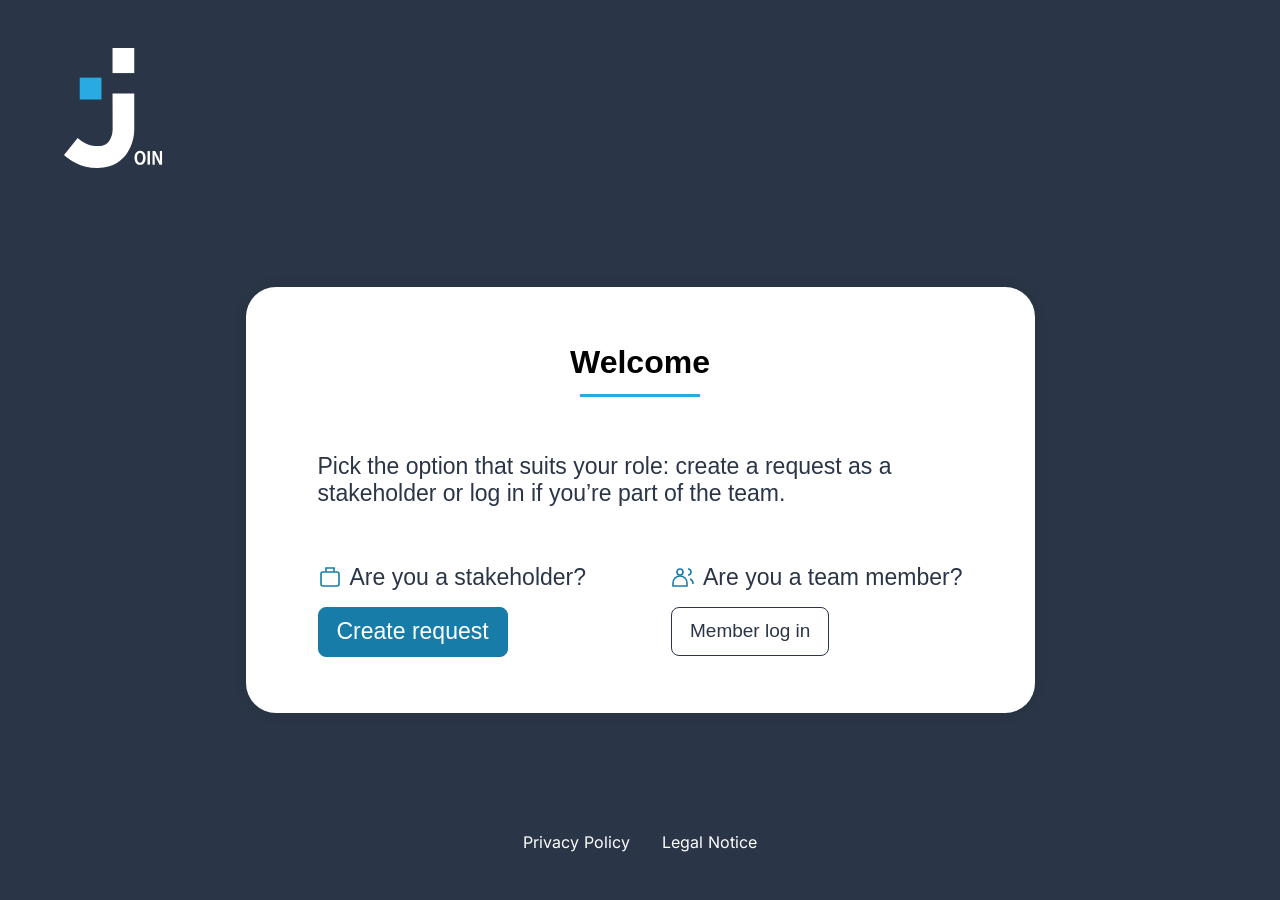
<file: index.html>
<!doctype html>
<html lang="en">
  <head>
    <meta charset="UTF-8" />
    <meta name="viewport" content="width=device-width, initial-scale=1.0" />
    <title>Join - Welcome</title>
    <link
      rel="icon"
      href="./assets/icons/join-logo-white.svg"
      type="image/svg+xml"
    />

    <script src="./script.js" defer></script>
    <script src="./scripts/welcome.js" defer></script>

    <link rel="stylesheet" href="./styles/variables.css" />
    <link rel="stylesheet" href="./styles/standard.css" />
    <link rel="stylesheet" href="./styles/fonts.css" />
    <link rel="stylesheet" href="./styles/assets.css" />
    <link rel="stylesheet" href="./styles/buttons.css" />
    <link rel="stylesheet" href="./styles/index.css" />
    <link rel="stylesheet" href="./styles/index-responsive.css" />
    <link rel="stylesheet" href="./styles/templates.css" />
    <link rel="stylesheet" href="./styles/templates-responsive.css" />
    <link rel="stylesheet" href="./styles/welcome.css" />
  </head>
  <body class="welcome-mode">
    <div id="splash-overlay" class="splash-overlay">
      <div class="splash-logo">
        <img
          class="splash-logo-blue"
          src="./assets/icons/join-logo-blue.svg"
          alt="Join Logo"
        />
        <img
          class="splash-logo-white"
          src="./assets/icons/join-logo-white.svg"
          alt=""
        />
      </div>
    </div>
    <header>
      <img
        class="join-logo-blue"
        src="./assets/icons/join-logo-blue.svg"
        alt="logo"
      />
      <nav class="login-nav login-nav--desktop">
        <a class="issue-request-link" href="./html/stakeholder.html">Create request</a>
        <p class="not-a-user-text" href="#">Not a join user?</p>
        <a href="./html/signup.html">
          <button class="button button-blue button-signup-small">
            Sign up
          </button>
        </a>
      </nav>
    </header>

    <main>
      <section class="welcome-card" aria-labelledby="welcome-title">
        <h1 id="welcome-title">Welcome</h1>
        <div class="welcome-underline"></div>
        <p class="welcome-intro">Pick the option that suits your role: create a request as a stakeholder or log in if you’re part of the team.</p>
        <div class="welcome-options">
          <div class="welcome-option">
            <p><svg viewBox="0 0 24 24" aria-hidden="true"><rect x="3" y="7" width="18" height="14" rx="2"/><path d="M8 7V3h8v4"/></svg>Are you a stakeholder?</p>
            <a class="welcome-button welcome-button-primary" href="./html/stakeholder.html">Create request</a>
          </div>
          <div class="welcome-option">
            <p><svg viewBox="0 0 24 24" aria-hidden="true"><circle cx="9" cy="7" r="3"/><path d="M2 21v-3a7 7 0 0 1 14 0v3zM17 4a3 3 0 0 1 0 6m2 4a5 5 0 0 1 3 5"/></svg>Are you a team member?</p>
            <a class="welcome-button" href="#login">Member log in</a>
          </div>
        </div>
      </section>
      <form
        onsubmit="handleLogin(event)"
        class="form-container login-container"
        id="login-form"
        novalidate
      >
        <div class="form-headline-container form-headline-container-login">
          <a class="welcome-back" href="#welcome" aria-label="Back to Welcome">←</a>
          <div class="headline-wrapper">
            <h1>Log In</h1>
            <div class="h1-underline"></div>
          </div>
        </div>

        <div
          class="required required-login-container"
          id="input-required-container"
          data-message="Wrong email or password"
        >
          <section class="input-fields input-fields-login">
            <div
              class="input-wrapper input-wrapper-login-email required"
              data-message="Please enter your email"
            >
              <input
                aria-label="email adress"
                placeholder="Email"
                class="form-input form-input-email"
                id="login-email"
                pattern="^[^@\s]+@[^@\s]+\.[^@\s]+$"
                type="email"
                oninput="checkInputValidityOnInputLogin('email')"
                onblur="checkInputValidityOnBlurLogin('email')"
                required
              />
            </div>

            <div
              class="input-wrapper input-wrapper-login-password required"
              data-message="Please enter your password"
            >
              <div class="input-with-icon">
                <input
                  oninput="checkInputValidityOnInputLogin('password')"
                  onblur="checkInputValidityOnBlurLogin('password')"
                  aria-label="password"
                  placeholder="Password"
                  class="form-input form-input-password"
                  id="login-password"
                  pattern="\S+"
                  minlength="6"
                  type="password"
                  required
                />
                <button
                  type="button"
                  class="password-toggle"
                  id="toggle-login-password"
                  aria-label="Show password"
                  onclick="
                    togglePassword('login-password', 'toggle-login-password')
                  "
                ></button>
              </div>
            </div>
          </section>
        </div>

        <section class="form-btn-section">
          <button
            type="submit"
            class="button button-login button-blue"
            id="login-btn"
          >
            Log in
          </button>
          <button
            type="button"
            class="button button-login button-white"
            onclick="guestLogin()"
          >
            Guest Log in
          </button>
        </section>
      </form>
    </main>

    <footer>
      <nav class="login-nav login-nav--mobile">
        <p class="not-a-user-text" href="#">Not a join user?</p>
        <a href="./html/signup.html">
          <button class="button button-blue button-signup-small">
            Sign up
          </button>
        </a>
      </nav>

      <nav class="footer-nav">
        <a href="./html/privacy-policy-external.html">Privacy Policy</a>
        <a href="./html/legal-notice-external.html">Legal Notice</a>
      </nav>
    </footer>
  </body>
</html>
</file>
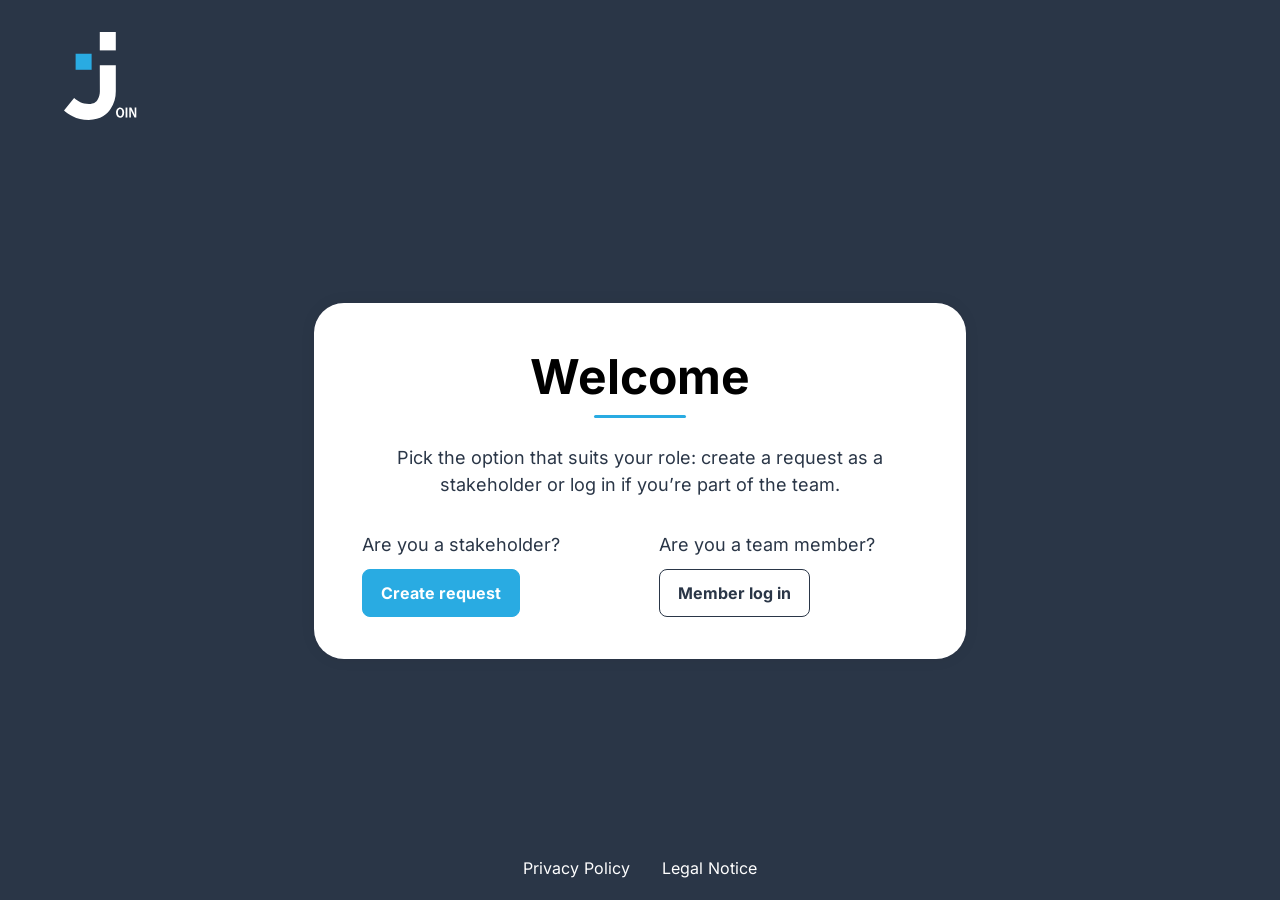
<file: join/index.html>
<!doctype html>
<html lang="en">
  <head>
    <meta charset="UTF-8" />
    <meta name="viewport" content="width=device-width, initial-scale=1.0" />

    <title>Join - Log in</title>

    <link
      rel="icon"
      href="./assets/icons/join-logo-white.svg"
      type="image/svg+xml"
    />

    <script src="./script.js" defer></script>
    <script src="./scripts/welcome.js" defer></script>

    <link rel="stylesheet" href="./styles/variables.css" />
    <link rel="stylesheet" href="./styles/standard.css" />
    <link rel="stylesheet" href="./styles/fonts.css" />
    <link rel="stylesheet" href="./styles/assets.css" />
    <link rel="stylesheet" href="./styles/buttons.css" />
    <link rel="stylesheet" href="./styles/index.css" />
    <link rel="stylesheet" href="./styles/index-responsive.css" />
    <link rel="stylesheet" href="./styles/welcome.css" />
    <link rel="stylesheet" href="./styles/templates.css" />
    <link rel="stylesheet" href="./styles/templates-responsive.css" />
  </head>

  <body>
    <!-- Splash screen -->
    <div id="splash-overlay" class="splash-overlay">
      <div class="splash-logo">
        <img
          class="splash-logo-blue"
          src="./assets/icons/join-logo-blue.svg"
          alt="Join Logo"
        />

        <img
          class="splash-logo-white"
          src="./assets/icons/join-logo-white.svg"
          alt=""
        />
      </div>
    </div>

    <!-- Header -->
    <header>
      <img
        class="join-logo-blue"
        src="./assets/icons/join-logo-blue.svg"
        alt="Join Logo"
      />

      <nav class="login-nav login-nav--desktop">
        <p class="not-a-user-text">
          Not a join user?
        </p>

        <a
          href="./html/signup.html"
          class="button button-blue button-signup-small"
        >
          Sign up
        </a>
      </nav>
    </header>

    <!-- Main -->
    <main>
      <!-- Welcome screen -->
      <section
        class="welcome-card"
        aria-labelledby="welcome-title"
      >
        <h1 id="welcome-title">
          Welcome
        </h1>

        <div
          class="welcome-title-line"
          aria-hidden="true"
        ></div>

        <p class="welcome-intro">
          Pick the option that suits your role:
          create a request as a stakeholder or log in
          if you’re part of the team.
        </p>

        <div class="welcome-options">
          <div class="welcome-option">
            <p>
              Are you a stakeholder?
            </p>

            <a
              class="welcome-button welcome-button-primary"
              href="./html/stakeholder.html"
            >
              Create request
            </a>
          </div>

          <div class="welcome-option">
            <p>
              Are you a team member?
            </p>

            <a
              class="welcome-button welcome-button-secondary"
              href="#login"
            >
              Member log in
            </a>
          </div>
        </div>
      </section>

      <!-- Login form -->
      <form
        onsubmit="handleLogin(event)"
        class="form-container login-container"
        id="login-form"
        novalidate
      >
        <div
          class="form-headline-container form-headline-container-login"
        >
          <div class="headline-wrapper">
            <h1>
              Log In
            </h1>

            <div class="h1-underline"></div>
          </div>
        </div>

        <div
          class="required required-login-container"
          id="input-required-container"
          data-message="Wrong email or password"
        >
          <section class="input-fields input-fields-login">
            <!-- Email -->
            <div
              class="input-wrapper input-wrapper-login-email required"
              data-message="Please enter your email"
            >
              <input
                aria-label="Email address"
                placeholder="Email"
                class="form-input form-input-email"
                id="login-email"
                pattern="^[^@\s]+@[^@\s]+\.[^@\s]+$"
                type="email"
                oninput="checkInputValidityOnInputLogin('email')"
                onblur="checkInputValidityOnBlurLogin('email')"
                required
              />
            </div>

            <!-- Password -->
            <div
              class="input-wrapper input-wrapper-login-password required"
              data-message="Please enter your password"
            >
              <div class="input-with-icon">
                <input
                  oninput="checkInputValidityOnInputLogin('password')"
                  onblur="checkInputValidityOnBlurLogin('password')"
                  aria-label="Password"
                  placeholder="Password"
                  class="form-input form-input-password"
                  id="login-password"
                  pattern="\S+"
                  minlength="6"
                  type="password"
                  required
                />

                <button
                  type="button"
                  class="password-toggle"
                  id="toggle-login-password"
                  aria-label="Show password"
                  onclick="
                    togglePassword(
                      'login-password',
                      'toggle-login-password'
                    )
                  "
                ></button>
              </div>
            </div>
          </section>
        </div>

        <!-- Login buttons -->
        <section class="form-btn-section">
          <button
            type="submit"
            class="button button-login button-blue"
            id="login-btn"
          >
            Log in
          </button>

          <button
            type="button"
            class="button button-login button-white"
            onclick="guestLogin()"
          >
            Guest Log in
          </button>
        </section>
      </form>
    </main>

    <!-- Footer -->
    <footer>
      <nav class="login-nav login-nav--mobile">
        <p class="not-a-user-text">
          Not a join user?
        </p>

        <a
          href="./html/signup.html"
          class="button button-blue button-signup-small"
        >
          Sign up
        </a>
      </nav>

      <nav class="footer-nav">
        <a href="./html/privacy-policy-external.html">
          Privacy Policy
        </a>

        <a href="./html/legal-notice-external.html">
          Legal Notice
        </a>
      </nav>
    </footer>
  </body>
</html>
</file>
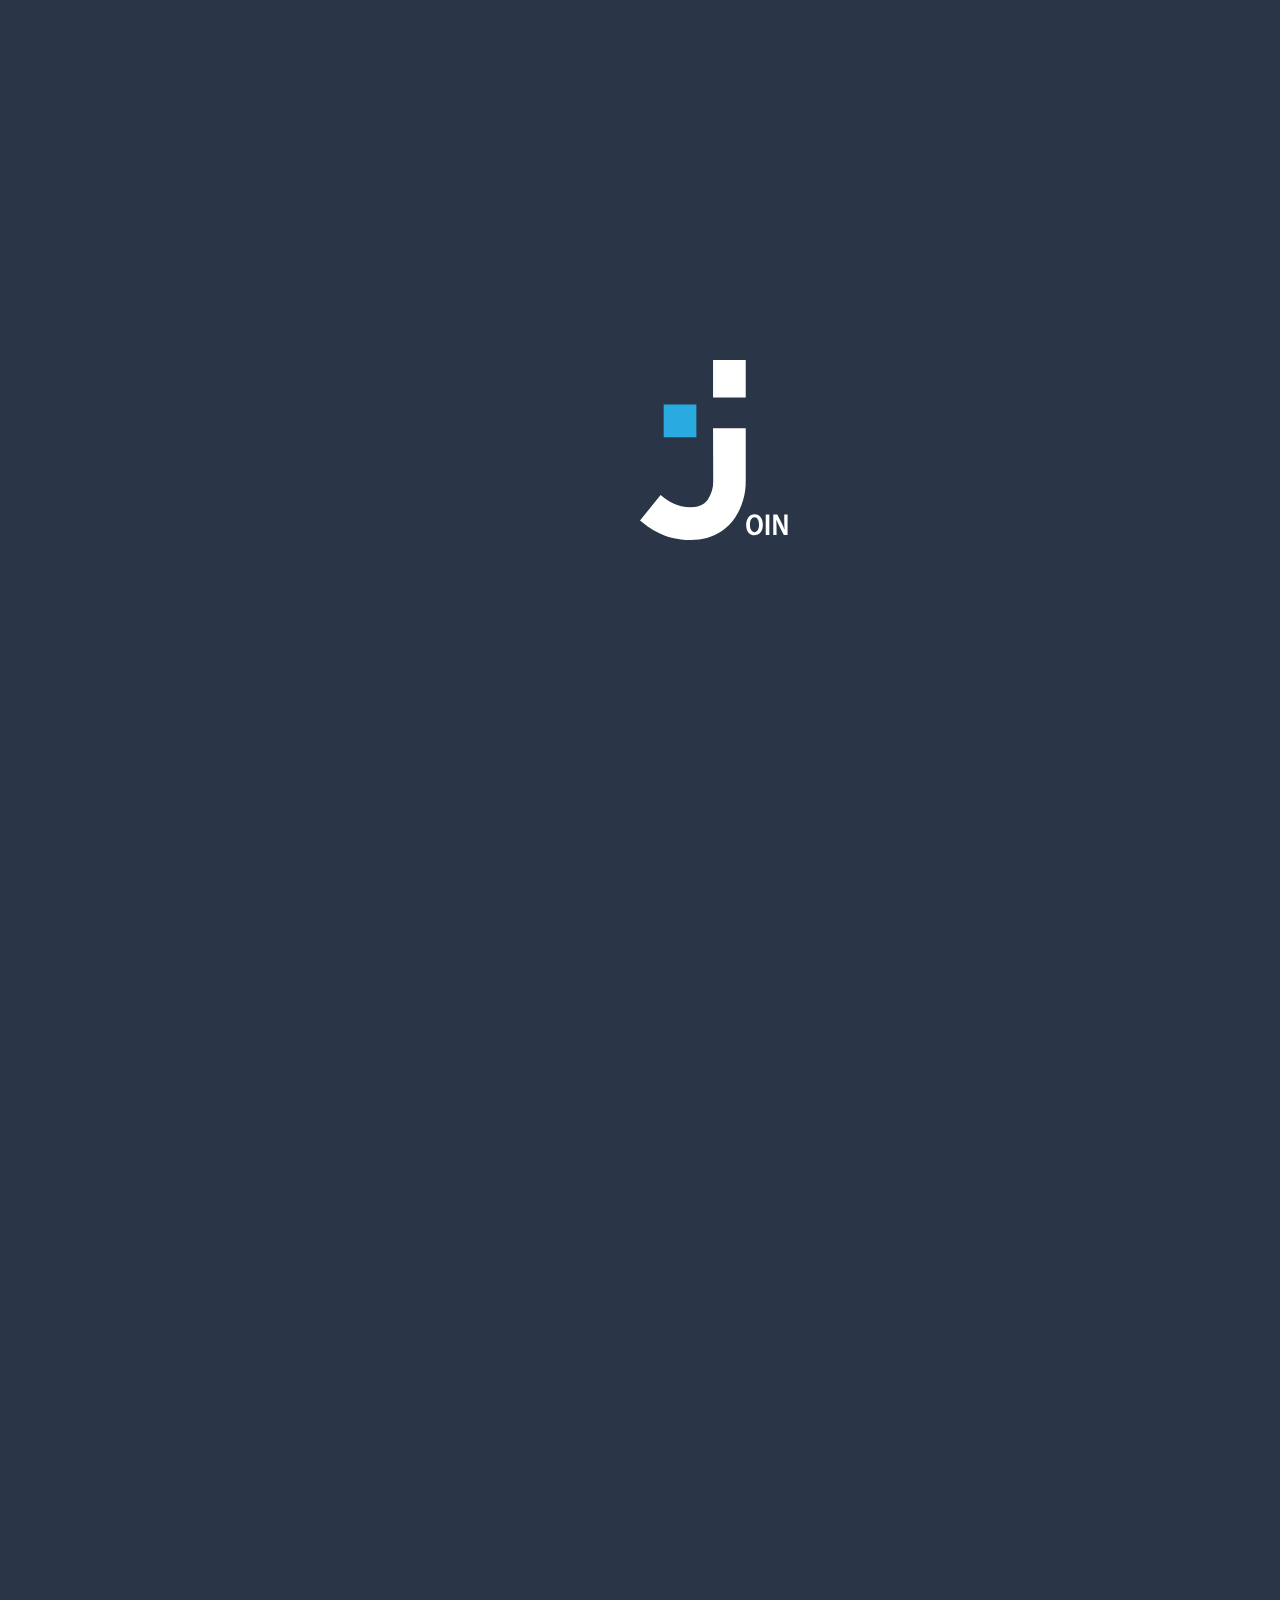
<file: html/add-task.html>
<!doctype html>
<html lang="en">
  <head>
    <meta charset="UTF-8" />
    <meta name="viewport" content="width=device-width, initial-scale=1.0" />
    <title>Add Task | Join</title>
    <link
      rel="icon"
      href="../assets/icons/join-logo-white.svg"
      type="image/svg+xml"
    />
    <link rel="stylesheet" href="../styles/variables.css" />
    <link rel="stylesheet" href="../styles/standard.css" />
    <link rel="stylesheet" href="../styles/fonts.css" />
    <link rel="stylesheet" href="../styles/assets.css" />
    <link rel="stylesheet" href="../styles/buttons.css" />

    <link rel="stylesheet" href="../styles/templates.css" />
    <link rel="stylesheet" href="../styles/templates-responsive.css" />

    <link rel="stylesheet" href="../styles/add-task/add-task.css" />
    <link
      rel="stylesheet"
      href="../styles/add-task/add-task-contacts-subtasks.css"
    />
    <link rel="stylesheet" href="../styles/add-task/add-task-responsive.css" />

    <script src="../script.js" defer></script>
    <script src="../scripts/header.js" defer></script>

    <script src="../scripts/add-task/add-task-templates.js" defer></script>
    <script
      src="../scripts/add-task/add-task-event-listeners.js"
      defer
    ></script>
    <script src="../scripts/add-task/add-task-contacts.js" defer></script>
    <script
      src="../scripts/add-task/add-task-assigned-contacts.js"
      defer
    ></script>

    <script src="../scripts/add-task/add-task-subtasks.js" defer></script>
    <script src="../scripts/add-task/add-task-task.js" defer></script>
    <script src="../scripts/add-task/add-task.js" defer></script>
  </head>
  <body
    id="body--add-task"
    onload="initAddTask('--add-task')"
    class="disabled-ui"
  >
    <section class="sidebar">
      <div class="sidebar-logo">
        <img src="../assets/icons/join-logo-white.svg" alt="Join Logo" />
      </div>

      <nav class="sidebar-nav">
        <ul class="nav-list">
          <li>
            <a href="summary.html" class="nav-link">
              <svg
                class="nav-icon"
                width="30"
                height="30"
                viewBox="0 0 30 30"
                fill="none"
                xmlns="http://www.w3.org/2000/svg"
              >
                <path
                  d="M25.2273 2.5H4.77273H4.5C3.39543 2.5 2.5 3.39573 2.5 4.5003C2.5 4.68009 2.5 4.80746 2.5 4.83997V25.2945V25.5C2.5 26.6046 3.39572 27.5 4.50029 27.5C4.64377 27.5 4.74401 27.5 4.77272 27.5H25.2273C25.256 27.5 25.3562 27.5 25.4997 27.5C26.6043 27.5 27.5 26.6041 27.5 25.4995C27.5 25.3927 27.5 25.3188 27.5 25.2945V4.83994C27.5 4.80744 27.5 4.68008 27.5 4.5003C27.5 3.39573 26.6043 2.5 25.4997 2.5C25.3562 2.5 25.256 2.5 25.2273 2.5ZM17.2727 25.2945H4.77273V16.2036H17.2727V25.2945ZM17.2727 13.9309H4.77273V4.83997L17.2727 4.83994V13.9309ZM25.2273 25.2945H19.5455V4.83997H25.2273V25.2945Z"
                  fill="#cdcdcd"
                />
              </svg>
              <span>Summary</span>
            </a>
          </li>
          <li>
            <a href="add-task.html" class="nav-link active">
              <svg
                class="nav-icon"
                width="30"
                height="30"
                viewBox="0 0 30 30"
                fill="none"
                xmlns="http://www.w3.org/2000/svg"
              >
                <mask
                  id="mask0_464124_3868"
                  style="mask-type: alpha"
                  maskUnits="userSpaceOnUse"
                  x="0"
                  y="0"
                  width="30"
                  height="30"
                >
                  <rect width="30" height="30" fill="#D9D9D9" />
                </mask>
                <g mask="url(#mask0_464124_3868)">
                  <path
                    d="M4.62652 27.2024C3.95579 27.2024 3.38161 26.9635 2.90396 26.4859C2.42632 26.0083 2.1875 25.4341 2.1875 24.7633V7.69017C2.1875 7.01944 2.42632 6.44525 2.90396 5.96761C3.38161 5.48996 3.95579 5.25114 4.62652 5.25114H15.5107L13.0716 7.69017H4.62652V24.7633H21.6997V16.2877L24.1387 13.8487V24.7633C24.1387 25.4341 23.8999 26.0083 23.4223 26.4859C22.9446 26.9635 22.3704 27.2024 21.6997 27.2024H4.62652ZM18.2546 5.95236L19.9924 7.65968L11.9436 15.7085V17.4463H13.6509L21.7302 9.367L23.468 11.0743L15.3887 19.1536C15.1651 19.3772 14.906 19.555 14.6113 19.6871C14.3166 19.8192 14.0066 19.8853 13.6814 19.8853H10.7241C10.3786 19.8853 10.0889 19.7684 9.85518 19.5347C9.62144 19.3009 9.50457 19.0113 9.50457 18.6658V15.7085C9.50457 15.3833 9.56555 15.0733 9.6875 14.7786C9.80945 14.4839 9.98222 14.2247 10.2058 14.0011L18.2546 5.95236ZM23.468 11.0743L18.2546 5.95236L21.3034 2.90358C21.7912 2.41578 22.3755 2.17188 23.0564 2.17188C23.7373 2.17188 24.3115 2.41578 24.779 2.90358L26.4863 4.64139C26.9538 5.10887 27.1875 5.67797 27.1875 6.3487C27.1875 7.01944 26.9538 7.58854 26.4863 8.05602L23.468 11.0743Z"
                    fill="#CDCDCD"
                  />
                </g>
              </svg>

              <span>Add Task</span>
            </a>
          </li>
          <li>
            <a href="board.html" class="nav-link">
              <svg
                class="nav-icon"
                width="30"
                height="30"
                viewBox="0 0 30 30"
                fill="none"
                xmlns="http://www.w3.org/2000/svg"
              >
                <path
                  d="M22.9544 4.77273L22.9545 25.2271C22.9538 25.8296 22.7142 26.4074 22.2881 26.8334C21.862 27.2595 21.2843 27.4992 20.6817 27.4998L16.1363 27.4998C15.5338 27.4992 14.956 27.2595 14.53 26.8334C14.1039 26.4074 13.8642 25.8296 13.8636 25.2271L13.8636 4.77273C13.8642 4.17015 14.1039 3.59243 14.53 3.16635C14.956 2.74026 15.5338 2.50062 16.1363 2.50002L20.6817 2.50002C21.2843 2.50062 21.862 2.74026 22.2881 3.16635C22.7142 3.59243 22.9538 4.17015 22.9544 4.77273ZM16.1363 25.2271L20.6817 25.2271L20.6817 4.77273L16.1363 4.77273L16.1363 25.2271ZM16.1363 4.77273L16.1363 25.2271C16.1357 25.8296 15.8961 26.4073 15.47 26.8334C15.0439 27.2595 14.4662 27.4991 13.8636 27.4997L9.31823 27.4997C8.71566 27.4991 8.13794 27.2595 7.71185 26.8334C7.28577 26.4073 7.04613 25.8296 7.04553 25.227L7.04553 4.7727C7.04613 4.17013 7.28577 3.59241 7.71185 3.16632C8.13793 2.74024 8.71566 2.5006 9.31823 2.5L13.8636 2.5C14.4662 2.5006 15.0439 2.74024 15.47 3.16632C15.8961 3.59241 16.1357 4.17015 16.1363 4.77273ZM9.31823 25.227L13.8636 25.2271L13.8636 4.77273L9.31823 4.7727L9.31823 25.227ZM9.31823 4.7727L9.31823 25.227C9.31763 25.8296 9.07799 26.4073 8.65191 26.8334C8.22582 27.2595 7.6481 27.4991 7.04553 27.4997L2.50012 27.4997C1.89755 27.4991 1.31983 27.2595 0.893741 26.8334C0.467657 26.4073 0.228019 25.8296 0.227417 25.227L0.227416 4.7727C0.228018 4.17013 0.467656 3.59241 0.89374 3.16632C1.31982 2.74024 1.89755 2.5006 2.50012 2.5L7.04553 2.5C7.6481 2.5006 8.22582 2.74024 8.6519 3.16632C9.07799 3.59241 9.31763 4.17013 9.31823 4.7727ZM2.50012 25.227L7.04553 25.227L7.04553 4.7727L2.50012 4.7727L2.50012 25.227Z"
                  fill="#CDCDCD"
                />
                <path
                  d="M29.7726 4.77298L29.7726 25.2273C29.772 25.8299 29.5323 26.4076 29.1062 26.8337C28.6802 27.2598 28.1024 27.4994 27.4999 27.5L22.9545 27.5C22.3519 27.4994 21.7742 27.2598 21.3481 26.8337C20.922 26.4076 20.6824 25.8296 20.6817 25.2271L20.6817 4.77273C20.6823 4.17015 20.922 3.59268 21.3481 3.1666C21.7742 2.74051 22.3519 2.50088 22.9544 2.50027L27.4999 2.50027C28.1024 2.50088 28.6801 2.74051 29.1062 3.1666C29.5323 3.59268 29.772 4.1704 29.7726 4.77298ZM22.9545 25.2271L27.4999 25.2273L27.4999 4.77298L22.9544 4.77273L22.9545 25.2271Z"
                  fill="#CDCDCD"
                />
              </svg>

              <span>Board</span>
            </a>
          </li>
          <li>
            <a href="contacts.html" class="nav-link">
              <svg
                class="nav-icon"
                width="30"
                height="30"
                viewBox="0 0 30 30"
                fill="none"
                xmlns="http://www.w3.org/2000/svg"
              >
                <mask
                  id="mask0_464124_3880"
                  style="mask-type: alpha"
                  maskUnits="userSpaceOnUse"
                  x="0"
                  y="0"
                  width="30"
                  height="30"
                >
                  <rect width="30" height="30" fill="#D9D9D9" />
                </mask>
                <g mask="url(#mask0_464124_3880)">
                  <path
                    d="M15 22.5C13.8333 22.5 12.7188 22.6823 11.6563 23.0469C10.5938 23.4115 9.625 23.9583 8.75 24.6875V25H21.25V24.6875C20.375 23.9583 19.4062 23.4115 18.3438 23.0469C17.2812 22.6823 16.1667 22.5 15 22.5ZM6.25 23.5625C7.375 22.4583 8.68229 21.5885 10.1719 20.9531C11.6615 20.3177 13.2708 20 15 20C16.7292 20 18.3385 20.3177 19.8281 20.9531C21.3177 21.5885 22.625 22.4583 23.75 23.5625V7.5H6.25V23.5625ZM15 17.5C13.7917 17.5 12.7604 17.0729 11.9062 16.2188C11.0521 15.3646 10.625 14.3333 10.625 13.125C10.625 11.9167 11.0521 10.8854 11.9062 10.0312C12.7604 9.17708 13.7917 8.75 15 8.75C16.2083 8.75 17.2396 9.17708 18.0938 10.0312C18.9479 10.8854 19.375 11.9167 19.375 13.125C19.375 14.3333 18.9479 15.3646 18.0938 16.2188C17.2396 17.0729 16.2083 17.5 15 17.5ZM15 15C15.5208 15 15.9635 14.8177 16.3281 14.4531C16.6927 14.0885 16.875 13.6458 16.875 13.125C16.875 12.6042 16.6927 12.1615 16.3281 11.7969C15.9635 11.4323 15.5208 11.25 15 11.25C14.4792 11.25 14.0365 11.4323 13.6719 11.7969C13.3073 12.1615 13.125 12.6042 13.125 13.125C13.125 13.6458 13.3073 14.0885 13.6719 14.4531C14.0365 14.8177 14.4792 15 15 15ZM6.25 27.5C5.5625 27.5 4.97396 27.2552 4.48438 26.7656C3.99479 26.276 3.75 25.6875 3.75 25V7.5C3.75 6.8125 3.99479 6.22396 4.48438 5.73438C4.97396 5.24479 5.5625 5 6.25 5H7.5V2.5H10V5H20V2.5H22.5V5H23.75C24.4375 5 25.026 5.24479 25.5156 5.73438C26.0052 6.22396 26.25 6.8125 26.25 7.5V25C26.25 25.6875 26.0052 26.276 25.5156 26.7656C25.026 27.2552 24.4375 27.5 23.75 27.5H6.25Z"
                    fill="#CDCDCD"
                  />
                </g>
              </svg>

              <span>Contacts</span>
            </a>
          </li>
        </ul>
      </nav>

      <div class="sidebar-footer">
        <a href="privacy-policy.html" class="footer-link">Privacy Policy</a>
        <a href="legal-notice.html" class="footer-link">Legal notice</a>
      </div>
    </section>

    <header class="header">
      <a href="summary.html" class="header-logo-mobile">
        <img src="../assets/icons/join-logo-blue.svg" alt="Join Logo" />
      </a>

      <h2 class="header-title">Kanban Project Management Tool</h2>

      <div class="header-actions">
        <a href="help.html" class="nav-link header-help-link">
          <img
            class="nav-icon"
            src="../assets/icons/help-logo.svg"
            alt="help icon"
          />
        </a>

        <div class="header-user-area">
          <div
            class="header-avatar"
            id="header-avatar"
            onclick="toggleDropdown()"
          ></div>

          <div id="dropdown" class="dropdown-content d-none">
            <a href="help.html" class="dropdown-help-link">Help</a>
            <a href="legal-notice.html">Legal Notice</a>
            <a href="privacy-policy.html">Privacy Policy</a>
            <a onclick="logout()">Log out</a>
          </div>
        </div>
      </div>
    </header>

    <main class="main-content main-content--add-task">
      <div class="content-wrapper content-wrapper--add-task">
        <h1
          id="add-task-headline"
          class="add-task-headline add-task-headline--add-task"
        >
          Add Task
        </h1>
        <form
          aria-labelledby="add-task-headline"
          onsubmit="addTask(event, 'add task', '--add-task')"
          id="task-form--add-task"
          class="task-form task-form--add-task"
          novalidate
        >
          <div class="add-task-inner-wrapper">
            <div class="add-task-container add-task-container-left">
              <section class="title-section">
                <label class="label" for="task-title--add-task"
                  >Title<span class="red">*</span></label
                >
                <div class="required">
                  <input
                    oninput="checkIfInputValid('title', '--add-task')"
                    onblur="checkIfInputInvalid('title', '--add-task')"
                    type="text"
                    id="task-title--add-task"
                    placeholder="Enter a title"
                    pattern=".*\S.*"
                    required
                  />
                </div>
              </section>

              <section class="description-section">
                <label class="label" for="task-description--add-task"
                  >Description</label
                >
                <textarea
                  class="description-textarea"
                  id="task-description--add-task"
                  placeholder="Enter a description"
                ></textarea>
              </section>

              <section class="due-date-section">
                <label class="label" for="task-due-date--add-task"
                  >Due Date<span class="red">*</span></label
                >
                <div
                  class="required custom-select-input custom-select-input--date trigger-input-container"
                  tabindex="0"
                >
                  <input
                    oninput="checkIfInputValid('due-date', '--add-task')"
                    onblur="checkIfInputInvalid('due-date', '--add-task')"
                    class="task-date-input"
                    id="task-due-date--add-task"
                    lang="en-GB"
                    type="date"
                    required
                  />
                  <button
                    onblur="checkIfInputInvalid('due-date', '--add-task')"
                    class="calendar-svg-btn"
                    type="button"
                    onclick="showDatePicker('--add-task')"
                    aria-label="pick date"
                  >
                    <svg
                      class="calendar-icon"
                      width="18"
                      height="20"
                      viewBox="0 0 18 20"
                      fill="none"
                      xmlns="http://www.w3.org/2000/svg"
                    >
                      <path
                        d="M11.5 16C10.8 16 10.2083 15.7583 9.725 15.275C9.24167 14.7917 9 14.2 9 13.5C9 12.8 9.24167 12.2083 9.725 11.725C10.2083 11.2417 10.8 11 11.5 11C12.2 11 12.7917 11.2417 13.275 11.725C13.7583 12.2083 14 12.8 14 13.5C14 14.2 13.7583 14.7917 13.275 15.275C12.7917 15.7583 12.2 16 11.5 16ZM2 20C1.45 20 0.979167 19.8042 0.5875 19.4125C0.195833 19.0208 0 18.55 0 18V4C0 3.45 0.195833 2.97917 0.5875 2.5875C0.979167 2.19583 1.45 2 2 2H3V1C3 0.716667 3.09583 0.479167 3.2875 0.2875C3.47917 0.0958333 3.71667 0 4 0C4.28333 0 4.52083 0.0958333 4.7125 0.2875C4.90417 0.479167 5 0.716667 5 1V2H13V1C13 0.716667 13.0958 0.479167 13.2875 0.2875C13.4792 0.0958333 13.7167 0 14 0C14.2833 0 14.5208 0.0958333 14.7125 0.2875C14.9042 0.479167 15 0.716667 15 1V2H16C16.55 2 17.0208 2.19583 17.4125 2.5875C17.8042 2.97917 18 3.45 18 4V18C18 18.55 17.8042 19.0208 17.4125 19.4125C17.0208 19.8042 16.55 20 16 20H2ZM2 18H16V8H2V18ZM2 6H16V4H2V6Z"
                        fill="#2A3647"
                      />
                    </svg>
                  </button>
                </div>
              </section>
            </div>

            <div class="seperation-line"></div>

            <div class="add-task-container add-task-container-right">
              <section class="prio-section">
                <p class="label">Priority</p>
                <div id="task-priority" class="add-task-prio-btns-container">
                  <button
                    type="button"
                    onclick="setPriority('Urgent', '--add-task')"
                    id="urgent-prio-btn--add-task"
                    class="prio-btn"
                    aria-label="set priority to urgent"
                  >
                    Urgent
                    <svg
                      id="urgent-prio-svg--add-task"
                      class="prio-svg"
                      width="20"
                      height="15"
                      viewBox="0 0 20 15"
                      fill="none"
                      xmlns="http://www.w3.org/2000/svg"
                    >
                      <path
                        d="M18.9043 14.5096C18.6696 14.51 18.4411 14.4351 18.2522 14.2961L10.0001 8.21288L1.74809 14.2961C1.63224 14.3816 1.50066 14.4435 1.36086 14.4783C1.22106 14.513 1.07577 14.5199 0.933305 14.4986C0.790837 14.4772 0.653973 14.428 0.530528 14.3538C0.407083 14.2796 0.299474 14.1818 0.213845 14.0661C0.128216 13.9503 0.0662437 13.8188 0.0314671 13.6791C-0.00330956 13.5394 -0.0102098 13.3943 0.0111604 13.2519C0.0543195 12.9644 0.21001 12.7058 0.443982 12.533L9.34809 5.96249C9.53679 5.8229 9.76536 5.74756 10.0001 5.74756C10.2349 5.74756 10.4635 5.8229 10.6522 5.96249L19.5563 12.533C19.7422 12.6699 19.8801 12.862 19.9503 13.0819C20.0204 13.3018 20.0193 13.5382 19.9469 13.7573C19.8746 13.9765 19.7349 14.1673 19.5476 14.3024C19.3604 14.4375 19.1352 14.51 18.9043 14.5096Z"
                        fill="#FF3D00"
                      />
                      <path
                        d="M18.9043 8.76057C18.6696 8.76097 18.4411 8.68612 18.2522 8.54702L10.0002 2.46386L1.7481 8.54702C1.51412 8.71983 1.22104 8.79269 0.93331 8.74956C0.645583 8.70643 0.386785 8.55086 0.213849 8.31706C0.0409137 8.08326 -0.0319941 7.79039 0.011165 7.50288C0.054324 7.21536 0.210015 6.95676 0.443986 6.78395L9.3481 0.213471C9.5368 0.0738799 9.76537 -0.00146484 10.0002 -0.00146484C10.2349 -0.00146484 10.4635 0.0738799 10.6522 0.213471L19.5563 6.78395C19.7422 6.92087 19.8801 7.11298 19.9503 7.33286C20.0204 7.55274 20.0193 7.78914 19.947 8.00832C19.8746 8.22751 19.7349 8.41826 19.5476 8.55335C19.3604 8.68844 19.1352 8.76096 18.9043 8.76057Z"
                        fill="#FF3D00"
                      />
                    </svg></button
                  ><button
                    type="button"
                    onclick="setPriority('Medium', '--add-task')"
                    id="medium-prio-btn--add-task"
                    class="prio-btn"
                    aria-label="set priority to medium"
                  >
                    Medium<svg
                      id="medium-prio-svg--add-task"
                      class="prio-svg"
                      width="20"
                      height="8"
                      viewBox="0 0 20 8"
                      fill="none"
                      xmlns="http://www.w3.org/2000/svg"
                    >
                      <path
                        d="M18.9041 7.45086H1.09589C0.805242 7.45086 0.526498 7.33456 0.320979 7.12755C0.11546 6.92054 0 6.63977 0 6.34701C0 6.05425 0.11546 5.77349 0.320979 5.56647C0.526498 5.35946 0.805242 5.24316 1.09589 5.24316H18.9041C19.1948 5.24316 19.4735 5.35946 19.679 5.56647C19.8845 5.77349 20 6.05425 20 6.34701C20 6.63977 19.8845 6.92054 19.679 7.12755C19.4735 7.33456 19.1948 7.45086 18.9041 7.45086Z"
                        fill="#ffa800"
                      />
                      <path
                        d="M18.9041 2.2077H1.09589C0.805242 2.2077 0.526498 2.0914 0.320979 1.88439C0.11546 1.67738 0 1.39661 0 1.10385C0 0.81109 0.11546 0.530322 0.320979 0.32331C0.526498 0.116298 0.805242 0 1.09589 0L18.9041 0C19.1948 0 19.4735 0.116298 19.679 0.32331C19.8845 0.530322 20 0.81109 20 1.10385C20 1.39661 19.8845 1.67738 19.679 1.88439C19.4735 2.0914 19.1948 2.2077 18.9041 2.2077Z"
                        fill="#ffa800"
                      />
                    </svg></button
                  ><button
                    type="button"
                    onclick="setPriority('Low', '--add-task')"
                    id="low-prio-btn--add-task"
                    class="prio-btn"
                    aria-label="set priority to low"
                  >
                    Low<svg
                      id="low-prio-svg--add-task"
                      class="prio-svg"
                      width="20"
                      height="15"
                      viewBox="0 0 20 15"
                      fill="none"
                      xmlns="http://www.w3.org/2000/svg"
                    >
                      <path
                        d="M10 8.76077C9.7654 8.76118 9.53687 8.68634 9.34802 8.54726L0.444913 1.97752C0.329075 1.89197 0.231235 1.78445 0.15698 1.66111C0.0827245 1.53777 0.033508 1.40102 0.0121402 1.25868C-0.031014 0.971193 0.0418855 0.678356 0.214802 0.444584C0.387718 0.210811 0.646486 0.0552534 0.934181 0.0121312C1.22188 -0.0309911 1.51493 0.0418545 1.74888 0.214643L10 6.29712L18.2511 0.214643C18.367 0.129087 18.4985 0.0671675 18.6383 0.0324205C18.7781 -0.00232646 18.9234 -0.00922079 19.0658 0.0121312C19.2083 0.0334832 19.3451 0.0826633 19.4685 0.156864C19.592 0.231064 19.6996 0.328831 19.7852 0.444584C19.8708 0.560336 19.9328 0.691806 19.9676 0.831488C20.0023 0.97117 20.0092 1.11633 19.9879 1.25868C19.9665 1.40102 19.9173 1.53777 19.843 1.66111C19.7688 1.78445 19.6709 1.89197 19.5551 1.97752L10.652 8.54726C10.4631 8.68634 10.2346 8.76118 10 8.76077Z"
                        fill="#7AE229"
                      />
                      <path
                        d="M10 14.5093C9.7654 14.5097 9.53687 14.4349 9.34802 14.2958L0.444913 7.72606C0.210967 7.55327 0.0552944 7.29469 0.0121402 7.00721C-0.031014 6.71973 0.0418855 6.42689 0.214802 6.19312C0.387718 5.95935 0.646486 5.80379 0.934181 5.76067C1.22188 5.71754 1.51493 5.79039 1.74888 5.96318L10 12.0457L18.2511 5.96318C18.4851 5.79039 18.7781 5.71754 19.0658 5.76067C19.3535 5.80379 19.6123 5.95935 19.7852 6.19312C19.9581 6.42689 20.031 6.71973 19.9879 7.00721C19.9447 7.29469 19.789 7.55327 19.5551 7.72606L10.652 14.2958C10.4631 14.4349 10.2346 14.5097 10 14.5093Z"
                        fill="#7AE229"
                      />
                    </svg>
                  </button>
                </div>
              </section>

              <section class="contacts-section">
                <p class="label" id="contacts-label--add-task">Assigned to</p>
                <div class="select-wrapper">
                  <div
                    aria-labelledby="contacts-label--add-task"
                    class="custom-select custom-select--contacts"
                    id="contacts-dropdown--add-task"
                  >
                    <div
                      role="combobox"
                      aria-haspopup="listbox"
                      aria-owns="select-options--contacts"
                      onclick="
                        toggleCustomSelectDropdown('contacts', '--add-task')
                      "
                      class="custom-select--trigger custom-select-input trigger-input-container"
                      id="custom-select-trigger-contacts--add-task"
                      tabindex="0"
                    >
                      <input
                        oninput="handleContactsSearch('--add-task')"
                        onclick="handleStopPropagation(event, '--add-task')"
                        class="search-contact-input"
                        id="search-contact-input--add-task"
                        type="search"
                        placeholder="Select contacts to assign"
                        aria-label="select contacts to assign"
                        aria-autocomplete="list"
                        aria-controls="select-options--contacts--add-task"
                      />
                      <button
                        type="button"
                        aria-label="Open contact selection"
                        class="custom-select--trigger--img-container"
                      >
                        <img
                          id="arrow-dropdown--contacts--add-task"
                          src="../assets/icons/arrow-drop-down.svg"
                          alt="arrow down icon"
                        />
                      </button>
                    </div>

                    <ul
                      role="listbox"
                      id="select-options--contacts--add-task"
                      class="custom-select-options custom-select-options--contacts display-none"
                    ></ul>
                  </div>

                  <div
                    class="selected-contacts selected-contacts--add-task"
                    id="selected-contacts-container--add-task"
                  ></div>
                </div>
              </section>

              <section class="category-section">
                <p class="label" id="categories-label--add-task">
                  Category<span class="red">*</span>
                </p>
                <div class="select-wrapper">
                  <div
                    class="custom-select custom-select--categories required"
                    id="categories-dropdown--add-task"
                  >
                    <div
                      role="combobox"
                      aria-haspopup="listbox"
                      aria-owns="select-options--category--add-task"
                      onclick="
                        toggleCustomSelectDropdown('category', '--add-task')
                      "
                      onblur="checkIfCategoryWasSelected('--add-task')"
                      class="custom-select--trigger custom-select-input"
                      id="custom-select-trigger-category--add-task"
                      tabindex="0"
                    >
                      <span id="selected-category--add-task"></span>
                      <button
                        type="button"
                        class="custom-select--trigger--img-container"
                      >
                        <img
                          id="arrow-dropdown--category--add-task"
                          src="../assets/icons/arrow-drop-down.svg"
                          alt="arrow down icon"
                        />
                      </button>
                    </div>
                    <ul
                      id="select-options--category--add-task"
                      class="custom-select-options custom-select-options--categories display-none"
                    ></ul>
                  </div>
                </div>
              </section>

              <section class="subtask-section">
                <p class="label">Subtasks</p>
                <div class="subtask-container">
                  <div
                    tabindex="0"
                    class="trigger-input-container custom-select-input"
                  >
                    <input
                      class="subtask-input"
                      type="text"
                      id="subtask-input--add-task"
                      placeholder="Add new subtask"
                      aria-label="add subtask"
                      pattern=".*\S.*"
                    />
                    <div class="subtask-btns-container">
                      <button
                        class="subtask-btn-left"
                        type="button"
                        id="delete-subtask-btn"
                        onclick="clearSubtaskInput('--add-task')"
                        aria-label="delete current input"
                      >
                        <svg
                          width="13"
                          height="13"
                          viewBox="0 0 13 13"
                          fill="none"
                          xmlns="http://www.w3.org/2000/svg"
                        >
                          <path
                            d="M6.243 6.243L11.486 11.486M1 11.486L6.243 6.243L1 11.486ZM11.486 1L6.242 6.243L11.486 1ZM6.242 6.243L1 1L6.242 6.243Z"
                            stroke="#2A3647"
                            stroke-width="2"
                            stroke-linecap="round"
                            stroke-linejoin="round"
                          />
                        </svg>
                      </button>
                      <div class="subtask-btns-seperation-line"></div>

                      <button
                        class="subtask-btn-right"
                        type="button"
                        onclick="addSubtask('--add-task')"
                      >
                        <svg
                          width="14"
                          height="14"
                          viewBox="0 0 14 14"
                          fill="none"
                          xmlns="http://www.w3.org/2000/svg"
                        >
                          <path
                            d="M1 8.5L5 12.5L13 1"
                            stroke="#2A3647"
                            stroke-width="2"
                            stroke-linecap="round"
                            stroke-linejoin="round"
                          />
                        </svg>
                      </button>
                    </div>
                  </div>

                  <ul
                    class="subtask-list"
                    id="subtask-list--add-task"
                    aria-label="subtask list"
                  ></ul>
                </div>
              </section>
            </div>
          </div>

          <p class="p-required p-required--add-task">
            <span class="red">*</span>this field is required
          </p>

          <div
            class="add-task-bottom-btns-container add-task-bottom-btns-container--add-task"
          >
            <div class="bottom-btns-wrapper">
              <button
                onclick="clearTask('--add-task')"
                type="reset"
                id="clear-task-btn--add-task"
                class="button bottom-btn bottom-btn--add-task button-white button-white--add-task"
                aria-label="clear task form"
              >
                Clear
                <svg
                  id="clear-task-btn-svg"
                  width="13"
                  height="13"
                  viewBox="0 0 13 13"
                  fill="none"
                  xmlns="http://www.w3.org/2000/svg"
                >
                  <path
                    d="M6.243 6.243L11.486 11.486M1 11.486L6.243 6.243L1 11.486ZM11.486 1L6.242 6.243L11.486 1ZM6.242 6.243L1 1L6.242 6.243Z"
                    stroke="#2A3647"
                    stroke-width="2"
                    stroke-linecap="round"
                    stroke-linejoin="round"
                  />
                </svg>
              </button>
              <button
                type="submit"
                id="create-task-btn--add-task"
                class="button bottom-btn bottom-btn--add-task button-blue create-task-btn"
                aria-label="create task"
              >
                Create Task
                <svg
                  id="create-task-btn-svg"
                  width="16"
                  height="12"
                  viewBox="0 0 16 12"
                  fill="none"
                  xmlns="http://www.w3.org/2000/svg"
                >
                  <path
                    d="M5.288 8.775L13.763 0.3C13.963 0.1 14.2005 0 14.4755 0C14.7505 0 14.988 0.1 15.188 0.3C15.388 0.5 15.488 0.7375 15.488 1.0125C15.488 1.2875 15.388 1.525 15.188 1.725L5.988 10.925C5.788 11.125 5.55467 11.225 5.288 11.225C5.02133 11.225 4.788 11.125 4.588 10.925L0.288 6.625C0.088 6.425 -0.00783333 6.1875 0.0005 5.9125C0.00883333 5.6375 0.113 5.4 0.313 5.2C0.513 5 0.7505 4.9 1.0255 4.9C1.3005 4.9 1.538 5 1.738 5.2L5.288 8.775Z"
                    fill="white"
                  />
                </svg>
              </button>
            </div>
          </div>
        </form>
      </div>

      <div
        id="addtask-toast-msg--add-task"
        class="addtask-toast-msg addtask-toast-msg--add-task"
      >
        <p>Task added to board</p>
        <img src="../assets/icons/board-icon-white.svg" alt="Board icon" />
      </div>
    </main>
  </body>
</html>
</file>
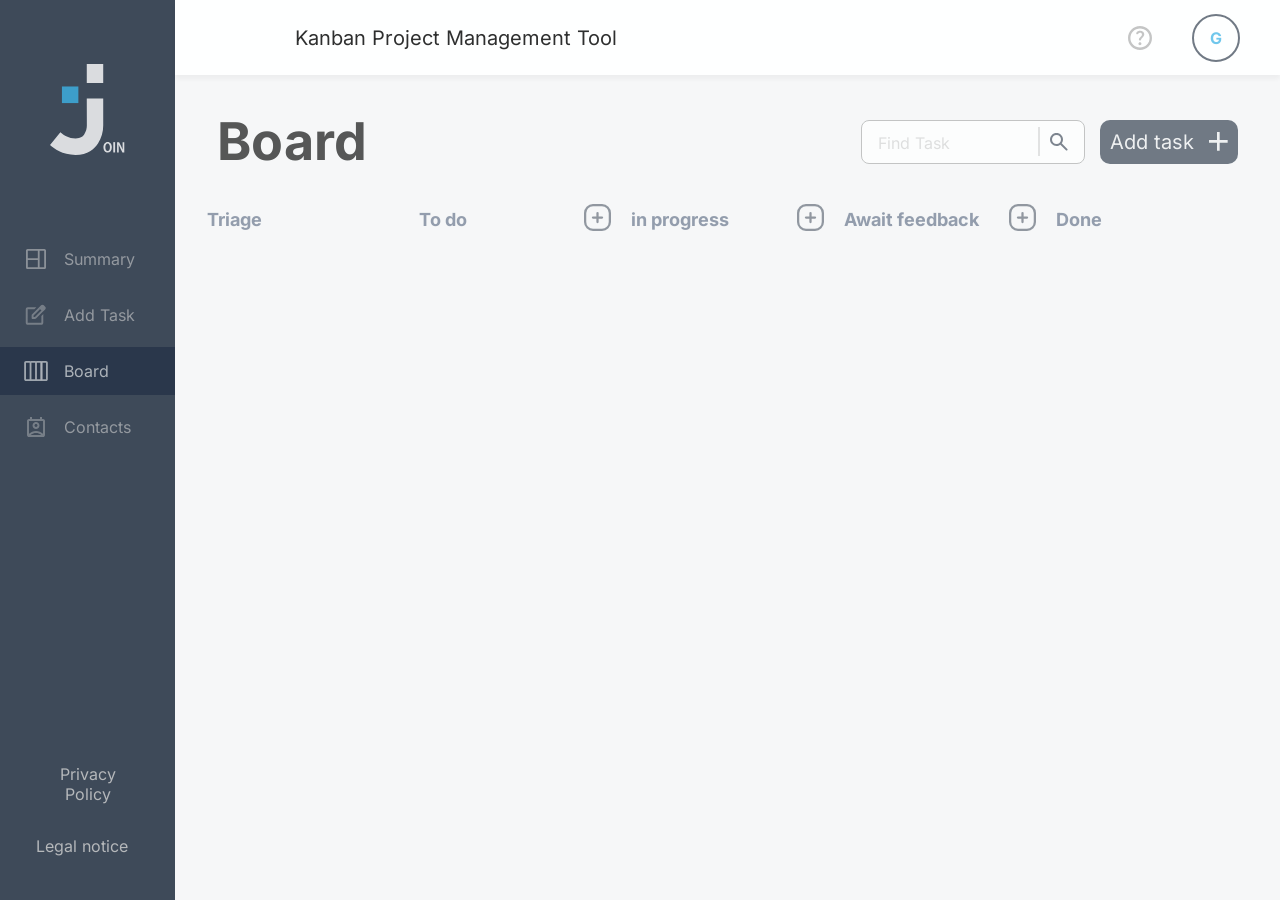
<file: html/board.html>
<!doctype html>
<html lang="en">
  <head>
    <meta charset="UTF-8" />
    <meta name="viewport" content="width=device-width, initial-scale=1.0" />
    <title>Board | Join</title>
    <link
      rel="icon"
      href="../assets/icons/join-logo-white.svg"
      type="image/svg+xml"
    />
    <link rel="stylesheet" type="text/css" href="../styles/standard.css" />
    <link rel="stylesheet" type="text/css" href="../styles/variables.css" />
    <link rel="stylesheet" type="text/css" href="../styles/templates.css" />
    <link rel="stylesheet" href="../styles/templates-responsive.css" />

    <link rel="stylesheet" type="text/css" href="../styles/fonts.css" />
    <link rel="stylesheet" type="text/css" href="../styles/assets.css" />
    <link rel="stylesheet" href="../styles/buttons.css" />

    <link
      rel="stylesheet"
      type="text/css"
      href="../styles/add-task/add-task.css"
    />

    <link
      rel="stylesheet"
      type="text/css"
      href="../styles/add-task/add-task-contacts-subtasks.css"
    />
    <link
      rel="stylesheet"
      type="text/css"
      href="../styles/add-task/add-task-responsive.css"
    />
    <link
      rel="stylesheet"
      type="text/css"
      href="../styles/add-task/add-task-dialog.css"
    />
    <link
      rel="stylesheet"
      type="text/css"
      href="../styles/board/task-dialog.css"
    />
    <link rel="stylesheet" type="text/css" href="../styles/board/board.css" />
    <link
      rel="stylesheet"
      type="text/css"
      href="../styles/board/board-dialogs.css"
    />
    <link
      rel="stylesheet"
      type="text/css"
      href="../styles/board/board-responsive.css"
    />

    <script src="../script.js" defer></script>
    <script src="../scripts/config.js"></script>
    <script src="../scripts/board/board-templates.js"></script>

    <script src="../scripts/board/board-task-edit-template.js"></script>
    <script src="../scripts/board/edit-task.js" defer></script>
    <script src="../scripts/board/board-dialog.js" defer></script>
    <script src="../scripts/board/board-drag-card.js" defer></script>
    <script src="../scripts/board/board.js" defer></script>
    <script src="../scripts/add-task/add-task-templates.js" defer></script>
    <script
      src="../scripts/add-task/add-task-event-listeners.js"
      defer
    ></script>
    <script src="../scripts/add-task/add-task-contacts.js" defer></script>
    <script
      src="../scripts/add-task/add-task-assigned-contacts.js"
      defer
    ></script>
    <script src="../scripts/add-task/add-task-subtasks.js" defer></script>
    <script src="../scripts/add-task/add-task-task.js" defer></script>
    <script src="../scripts/add-task/add-task.js" defer></script>
    <script src="../scripts/header.js" defer></script>
    <link rel="stylesheet" href="../styles/feedback.css" />
  </head>

  <body id="body--board" onload="initBoard()" class="disabled-ui">
    <!-- SIDEBAR  -->
    <section class="sidebar">
      <div class="sidebar-logo">
        <img src="../assets/icons/join-logo-white.svg" alt="Join Logo" />
      </div>

      <nav class="sidebar-nav">
        <ul class="nav-list">
          <li>
            <a href="summary.html" class="nav-link">
              <svg
                class="nav-icon"
                width="30"
                height="30"
                viewBox="0 0 30 30"
                fill="none"
                xmlns="http://www.w3.org/2000/svg"
              >
                <path
                  d="M25.2273 2.5H4.77273H4.5C3.39543 2.5 2.5 3.39573 2.5 4.5003C2.5 4.68009 2.5 4.80746 2.5 4.83997V25.2945V25.5C2.5 26.6046 3.39572 27.5 4.50029 27.5C4.64377 27.5 4.74401 27.5 4.77272 27.5H25.2273C25.256 27.5 25.3562 27.5 25.4997 27.5C26.6043 27.5 27.5 26.6041 27.5 25.4995C27.5 25.3927 27.5 25.3188 27.5 25.2945V4.83994C27.5 4.80744 27.5 4.68008 27.5 4.5003C27.5 3.39573 26.6043 2.5 25.4997 2.5C25.3562 2.5 25.256 2.5 25.2273 2.5ZM17.2727 25.2945H4.77273V16.2036H17.2727V25.2945ZM17.2727 13.9309H4.77273V4.83997L17.2727 4.83994V13.9309ZM25.2273 25.2945H19.5455V4.83997H25.2273V25.2945Z"
                  fill="#cdcdcd"
                />
              </svg>
              <span>Summary</span>
            </a>
          </li>
          <li>
            <a href="add-task.html" class="nav-link">
              <svg
                class="nav-icon"
                width="30"
                height="30"
                viewBox="0 0 30 30"
                fill="none"
                xmlns="http://www.w3.org/2000/svg"
              >
                <mask
                  id="mask0_464124_3868"
                  style="mask-type: alpha"
                  maskUnits="userSpaceOnUse"
                  x="0"
                  y="0"
                  width="30"
                  height="30"
                >
                  <rect width="30" height="30" fill="#D9D9D9" />
                </mask>
                <g mask="url(#mask0_464124_3868)">
                  <path
                    d="M4.62652 27.2024C3.95579 27.2024 3.38161 26.9635 2.90396 26.4859C2.42632 26.0083 2.1875 25.4341 2.1875 24.7633V7.69017C2.1875 7.01944 2.42632 6.44525 2.90396 5.96761C3.38161 5.48996 3.95579 5.25114 4.62652 5.25114H15.5107L13.0716 7.69017H4.62652V24.7633H21.6997V16.2877L24.1387 13.8487V24.7633C24.1387 25.4341 23.8999 26.0083 23.4223 26.4859C22.9446 26.9635 22.3704 27.2024 21.6997 27.2024H4.62652ZM18.2546 5.95236L19.9924 7.65968L11.9436 15.7085V17.4463H13.6509L21.7302 9.367L23.468 11.0743L15.3887 19.1536C15.1651 19.3772 14.906 19.555 14.6113 19.6871C14.3166 19.8192 14.0066 19.8853 13.6814 19.8853H10.7241C10.3786 19.8853 10.0889 19.7684 9.85518 19.5347C9.62144 19.3009 9.50457 19.0113 9.50457 18.6658V15.7085C9.50457 15.3833 9.56555 15.0733 9.6875 14.7786C9.80945 14.4839 9.98222 14.2247 10.2058 14.0011L18.2546 5.95236ZM23.468 11.0743L18.2546 5.95236L21.3034 2.90358C21.7912 2.41578 22.3755 2.17188 23.0564 2.17188C23.7373 2.17188 24.3115 2.41578 24.779 2.90358L26.4863 4.64139C26.9538 5.10887 27.1875 5.67797 27.1875 6.3487C27.1875 7.01944 26.9538 7.58854 26.4863 8.05602L23.468 11.0743Z"
                    fill="#CDCDCD"
                  />
                </g>
              </svg>

              <span>Add Task</span>
            </a>
          </li>
          <li>
            <a href="board.html" class="nav-link active">
              <svg
                class="nav-icon"
                width="30"
                height="30"
                viewBox="0 0 30 30"
                fill="none"
                xmlns="http://www.w3.org/2000/svg"
              >
                <path
                  d="M22.9544 4.77273L22.9545 25.2271C22.9538 25.8296 22.7142 26.4074 22.2881 26.8334C21.862 27.2595 21.2843 27.4992 20.6817 27.4998L16.1363 27.4998C15.5338 27.4992 14.956 27.2595 14.53 26.8334C14.1039 26.4074 13.8642 25.8296 13.8636 25.2271L13.8636 4.77273C13.8642 4.17015 14.1039 3.59243 14.53 3.16635C14.956 2.74026 15.5338 2.50062 16.1363 2.50002L20.6817 2.50002C21.2843 2.50062 21.862 2.74026 22.2881 3.16635C22.7142 3.59243 22.9538 4.17015 22.9544 4.77273ZM16.1363 25.2271L20.6817 25.2271L20.6817 4.77273L16.1363 4.77273L16.1363 25.2271ZM16.1363 4.77273L16.1363 25.2271C16.1357 25.8296 15.8961 26.4073 15.47 26.8334C15.0439 27.2595 14.4662 27.4991 13.8636 27.4997L9.31823 27.4997C8.71566 27.4991 8.13794 27.2595 7.71185 26.8334C7.28577 26.4073 7.04613 25.8296 7.04553 25.227L7.04553 4.7727C7.04613 4.17013 7.28577 3.59241 7.71185 3.16632C8.13793 2.74024 8.71566 2.5006 9.31823 2.5L13.8636 2.5C14.4662 2.5006 15.0439 2.74024 15.47 3.16632C15.8961 3.59241 16.1357 4.17015 16.1363 4.77273ZM9.31823 25.227L13.8636 25.2271L13.8636 4.77273L9.31823 4.7727L9.31823 25.227ZM9.31823 4.7727L9.31823 25.227C9.31763 25.8296 9.07799 26.4073 8.65191 26.8334C8.22582 27.2595 7.6481 27.4991 7.04553 27.4997L2.50012 27.4997C1.89755 27.4991 1.31983 27.2595 0.893741 26.8334C0.467657 26.4073 0.228019 25.8296 0.227417 25.227L0.227416 4.7727C0.228018 4.17013 0.467656 3.59241 0.89374 3.16632C1.31982 2.74024 1.89755 2.5006 2.50012 2.5L7.04553 2.5C7.6481 2.5006 8.22582 2.74024 8.6519 3.16632C9.07799 3.59241 9.31763 4.17013 9.31823 4.7727ZM2.50012 25.227L7.04553 25.227L7.04553 4.7727L2.50012 4.7727L2.50012 25.227Z"
                  fill="#CDCDCD"
                />
                <path
                  d="M29.7726 4.77298L29.7726 25.2273C29.772 25.8299 29.5323 26.4076 29.1062 26.8337C28.6802 27.2598 28.1024 27.4994 27.4999 27.5L22.9545 27.5C22.3519 27.4994 21.7742 27.2598 21.3481 26.8337C20.922 26.4076 20.6824 25.8296 20.6817 25.2271L20.6817 4.77273C20.6823 4.17015 20.922 3.59268 21.3481 3.1666C21.7742 2.74051 22.3519 2.50088 22.9544 2.50027L27.4999 2.50027C28.1024 2.50088 28.6801 2.74051 29.1062 3.1666C29.5323 3.59268 29.772 4.1704 29.7726 4.77298ZM22.9545 25.2271L27.4999 25.2273L27.4999 4.77298L22.9544 4.77273L22.9545 25.2271Z"
                  fill="#CDCDCD"
                />
              </svg>

              <span>Board</span>
            </a>
          </li>
          <li>
            <a href="contacts.html" class="nav-link">
              <svg
                class="nav-icon"
                width="30"
                height="30"
                viewBox="0 0 30 30"
                fill="none"
                xmlns="http://www.w3.org/2000/svg"
              >
                <mask
                  id="mask0_464124_3880"
                  style="mask-type: alpha"
                  maskUnits="userSpaceOnUse"
                  x="0"
                  y="0"
                  width="30"
                  height="30"
                >
                  <rect width="30" height="30" fill="#D9D9D9" />
                </mask>
                <g mask="url(#mask0_464124_3880)">
                  <path
                    d="M15 22.5C13.8333 22.5 12.7188 22.6823 11.6563 23.0469C10.5938 23.4115 9.625 23.9583 8.75 24.6875V25H21.25V24.6875C20.375 23.9583 19.4062 23.4115 18.3438 23.0469C17.2812 22.6823 16.1667 22.5 15 22.5ZM6.25 23.5625C7.375 22.4583 8.68229 21.5885 10.1719 20.9531C11.6615 20.3177 13.2708 20 15 20C16.7292 20 18.3385 20.3177 19.8281 20.9531C21.3177 21.5885 22.625 22.4583 23.75 23.5625V7.5H6.25V23.5625ZM15 17.5C13.7917 17.5 12.7604 17.0729 11.9062 16.2188C11.0521 15.3646 10.625 14.3333 10.625 13.125C10.625 11.9167 11.0521 10.8854 11.9062 10.0312C12.7604 9.17708 13.7917 8.75 15 8.75C16.2083 8.75 17.2396 9.17708 18.0938 10.0312C18.9479 10.8854 19.375 11.9167 19.375 13.125C19.375 14.3333 18.9479 15.3646 18.0938 16.2188C17.2396 17.0729 16.2083 17.5 15 17.5ZM15 15C15.5208 15 15.9635 14.8177 16.3281 14.4531C16.6927 14.0885 16.875 13.6458 16.875 13.125C16.875 12.6042 16.6927 12.1615 16.3281 11.7969C15.9635 11.4323 15.5208 11.25 15 11.25C14.4792 11.25 14.0365 11.4323 13.6719 11.7969C13.3073 12.1615 13.125 12.6042 13.125 13.125C13.125 13.6458 13.3073 14.0885 13.6719 14.4531C14.0365 14.8177 14.4792 15 15 15ZM6.25 27.5C5.5625 27.5 4.97396 27.2552 4.48438 26.7656C3.99479 26.276 3.75 25.6875 3.75 25V7.5C3.75 6.8125 3.99479 6.22396 4.48438 5.73438C4.97396 5.24479 5.5625 5 6.25 5H7.5V2.5H10V5H20V2.5H22.5V5H23.75C24.4375 5 25.026 5.24479 25.5156 5.73438C26.0052 6.22396 26.25 6.8125 26.25 7.5V25C26.25 25.6875 26.0052 26.276 25.5156 26.7656C25.026 27.2552 24.4375 27.5 23.75 27.5H6.25Z"
                    fill="#CDCDCD"
                  />
                </g>
              </svg>

              <span>Contacts</span>
            </a>
          </li>
        </ul>
      </nav>

      <div class="sidebar-footer">
        <a href="privacy-policy.html" class="footer-link">Privacy Policy</a>
        <a href="legal-notice.html" class="footer-link">Legal notice</a>
      </div>
    </section>

    <!--  HEADER  -->
    <header class="header">
      <a href="summary.html" class="header-logo-mobile">
        <img src="../assets/icons/join-logo-blue.svg" alt="Join Logo" />
      </a>

      <h2 class="header-title">Kanban Project Management Tool</h2>

      <div class="header-actions">
        <a href="help.html" class="nav-link header-help-link">
          <img
            class="nav-icon"
            src="../assets/icons/help-logo.svg"
            alt="help icon"
          />
        </a>

        <div class="header-user-area">
          <div
            class="header-avatar"
            id="header-avatar"
            onclick="toggleDropdown()"
          ></div>

          <div id="dropdown" class="dropdown-content d-none">
            <a href="help.html" class="dropdown-help-link">Help</a>
            <a href="legal-notice.html">Legal Notice</a>
            <a href="privacy-policy.html">Privacy Policy</a>
            <a onclick="logout()">Log out</a>
          </div>
        </div>
      </div>
    </header>

    <main class="main-content">
      <section class="board-header">
        <div class="board-header-mobile">
          <h1 class="head-text">Board</h1>
          <button
            class="second-add-btn"
            aria-label="Add task"
            onclick="openAddTaskDialog('triage')"
          >
            <img
              src="../assets/icons/white_plus_button.svg"
              alt="white plus icon"
            />
          </button>
        </div>
        <div class="search-and-add-section">
          <div class="search-task-container">
            <input
              oninput="filterTasks()"
              aria-label="Search tasks"
              id="search-input"
              class="input-field"
              type="search"
              placeholder="Find Task"
            />
            <hr />
            <img
              class="search-icon"
              src="../assets/icons/search.svg"
              alt="search icon"
            />
          </div>
          <button
            class="add-btn"
            aria-label="Add task"
            onclick="openAddTaskDialog('triage')"
          >
            <span>Add task</span>
            <img
              src="../assets/icons/white_plus_button.svg"
              alt="white plus icon"
            />
          </button>
        </div>
      </section>
      <section class="board-section">
        <div class="task-titles">
          <div class="task-lanes task-lanes--triage" data-column="triage">
            <div class="task-title">
              <h2>Triage</h2>
            </div>
            <div
              id="triage"
              class="card-container"
              ondrop="moveTo('triage'); removeHighlight('triage');"
              ondragleave="removeHighlight('triage')"
              ondragover="allowDrop(event); highlight('triage');"
            ></div>
          </div>
          <div class="task-lanes">
            <div class="task-title">
              <h2>To do</h2>
              <button class="add-task-btn-bg">
                <img
                  class="add-task-btn"
                  onclick="openAddTaskDialog('to do')"
                  aria-label="Add task button"
                  role="button"
                  src="../assets/icons/plus_button.svg"
                  alt="plus button"
                />
              </button>
            </div>
            <div
              id="to do"
              class="card-container"
              ondrop="
                moveTo('to do');
                removeHighlight('to do');
              "
              ondragleave="removeHighlight('to do')"
              ondragover="
                allowDrop(event);
                highlight('to do');
              "
            ></div>
          </div>
          <div class="task-lanes">
            <div class="task-title">
              <h2>in progress</h2>
              <button class="add-task-btn-bg">
                <img
                  class="add-task-btn"
                  onclick="openAddTaskDialog('in progress')"
                  aria-label="Add task button"
                  role="button"
                  src="../assets/icons/plus_button.svg"
                  alt="plus button"
                />
              </button>
            </div>
            <div
              id="in progress"
              class="card-container"
              ondrop="
                moveTo('in progress');
                removeHighlight('in progress');
              "
              ondragleave="removeHighlight('in progress')"
              ondragover="
                allowDrop(event);
                highlight('in progress');
              "
            ></div>
          </div>
          <div class="task-lanes">
            <div class="task-title">
              <h2>Await feedback</h2>
              <button class="add-task-btn-bg">
                <img
                  class="add-task-btn"
                  onclick="openAddTaskDialog('await feedback')"
                  aria-label="Add task button"
                  role="button"
                  src="../assets/icons/plus_button.svg"
                  alt="plus button"
                />
              </button>
            </div>
            <div
              id="await feedback"
              class="card-container"
              ondrop="
                moveTo('await feedback');
                removeHighlight('await feedback');
              "
              ondragleave="removeHighlight('await feedback')"
              ondragover="
                allowDrop(event);
                highlight('await feedback');
              "
            ></div>
          </div>
          <div class="task-lanes">
            <div class="task-title">
              <h2>Done</h2>
            </div>
            <div
              id="done"
              class="card-container card-container--done"
              ondrop="
                moveTo('done');
                removeHighlight('done');
              "
              ondragleave="removeHighlight('done')"
              ondragover="
                allowDrop(event);
                highlight('done');
              "
            ></div>
          </div>
        </div>
      </section>
    </main>

    <dialog id="addTaskDialog" class="add-task-dialog">
      <div
        id="content-wrapper--add-task-dialog"
        class="content-wrapper content-wrapper--dialog disabled-ui"
      >
        <h2 class="add-task-headline add-task-headline--dialog">Add Task</h2>
        <button
          class="add-task-dialog-closing-btn"
          onclick="closeAddTaskDialog()"
        >
          <svg
            width="13"
            height="13"
            viewBox="0 0 13 13"
            fill="none"
            xmlns="http://www.w3.org/2000/svg"
          >
            <path
              d="M6.243 6.243L11.486 11.486M1 11.486L6.243 6.243L1 11.486ZM11.486 1L6.242 6.243L11.486 1ZM6.242 6.243L1 1L6.242 6.243Z"
              stroke="#2A3647"
              stroke-width="2"
              stroke-linecap="round"
              stroke-linejoin="round"
            />
          </svg>
        </button>

        <form
          aria-labelledby="add-task-headline"
          onsubmit="addTask(event, 'board', '--add-task-dialog')"
          id="task-form--add-task-dialog"
          class="task-form task-form--dialog"
          novalidate
        >
          <div class="add-task-inner-wrapper add-task-inner-wrapper--dialog">
            <div class="add-task-container add-task-container-left">
              <section class="title-section">
                <label class="label" for="task-title--add-task-dialog"
                  >Title<span class="red">*</span></label
                >
                <div class="required">
                  <input
                    oninput="checkIfInputValid('title', '--add-task-dialog')"
                    onblur="checkIfInputInvalid('title', '--add-task-dialog')"
                    type="text"
                    id="task-title--add-task-dialog"
                    placeholder="Enter a title"
                    pattern=".*\S.*"
                    required
                  />
                </div>
              </section>

              <section class="description-section">
                <label class="label" for="task-description--add-task-dialog"
                  >Description</label
                >
                <textarea
                  class="description-textarea"
                  id="task-description--add-task-dialog"
                  placeholder="Enter a description"
                ></textarea>
              </section>

              <section class="due-date-section">
                <label class="label" for="task-due-date--add-task-dialog"
                  >Due Date<span class="red">*</span></label
                >
                <div
                  class="required custom-select-input custom-select-input--date trigger-input-container"
                  tabindex="0"
                >
                  <input
                    class="task-date-input"
                    id="task-due-date--add-task-dialog"
                    lang="en-GB"
                    type="date"
                    required
                    oninput="checkIfInputValid('due-date', '--add-task-dialog')"
                    onblur="
                      checkIfInputInvalid('due-date', '--add-task-dialog')
                    "
                  />
                  <button
                    class="calendar-svg-btn"
                    type="button"
                    onclick="showDatePicker('--add-task-dialog')"
                    onblur="
                      checkIfInputInvalid('due-date', '--add-task-dialog')
                    "
                    aria-label="pick date"
                  >
                    <svg
                      class="calendar-icon"
                      width="18"
                      height="20"
                      viewBox="0 0 18 20"
                      fill="none"
                      xmlns="http://www.w3.org/2000/svg"
                    >
                      <path
                        d="M11.5 16C10.8 16 10.2083 15.7583 9.725 15.275C9.24167 14.7917 9 14.2 9 13.5C9 12.8 9.24167 12.2083 9.725 11.725C10.2083 11.2417 10.8 11 11.5 11C12.2 11 12.7917 11.2417 13.275 11.725C13.7583 12.2083 14 12.8 14 13.5C14 14.2 13.7583 14.7917 13.275 15.275C12.7917 15.7583 12.2 16 11.5 16ZM2 20C1.45 20 0.979167 19.8042 0.5875 19.4125C0.195833 19.0208 0 18.55 0 18V4C0 3.45 0.195833 2.97917 0.5875 2.5875C0.979167 2.19583 1.45 2 2 2H3V1C3 0.716667 3.09583 0.479167 3.2875 0.2875C3.47917 0.0958333 3.71667 0 4 0C4.28333 0 4.52083 0.0958333 4.7125 0.2875C4.90417 0.479167 5 0.716667 5 1V2H13V1C13 0.716667 13.0958 0.479167 13.2875 0.2875C13.4792 0.0958333 13.7167 0 14 0C14.2833 0 14.5208 0.0958333 14.7125 0.2875C14.9042 0.479167 15 0.716667 15 1V2H16C16.55 2 17.0208 2.19583 17.4125 2.5875C17.8042 2.97917 18 3.45 18 4V18C18 18.55 17.8042 19.0208 17.4125 19.4125C17.0208 19.8042 16.55 20 16 20H2ZM2 18H16V8H2V18ZM2 6H16V4H2V6Z"
                        fill="#2A3647"
                      />
                    </svg>
                  </button>
                </div>
              </section>
            </div>

            <div class="seperation-line"></div>

            <div class="add-task-container add-task-container-right">
              <section class="prio-section">
                <p class="label">Priority</p>
                <div id="task-priority" class="add-task-prio-btns-container">
                  <button
                    type="button"
                    onclick="setPriority('Urgent', '--add-task-dialog')"
                    id="urgent-prio-btn--add-task-dialog"
                    class="prio-btn"
                    aria-label="set priority to urgent"
                  >
                    Urgent
                    <svg
                      id="urgent-prio-svg--add-task-dialog"
                      class="prio-svg"
                      width="20"
                      height="15"
                      viewBox="0 0 20 15"
                      fill="none"
                      xmlns="http://www.w3.org/2000/svg"
                    >
                      <path
                        d="M18.9043 14.5096C18.6696 14.51 18.4411 14.4351 18.2522 14.2961L10.0001 8.21288L1.74809 14.2961C1.63224 14.3816 1.50066 14.4435 1.36086 14.4783C1.22106 14.513 1.07577 14.5199 0.933305 14.4986C0.790837 14.4772 0.653973 14.428 0.530528 14.3538C0.407083 14.2796 0.299474 14.1818 0.213845 14.0661C0.128216 13.9503 0.0662437 13.8188 0.0314671 13.6791C-0.00330956 13.5394 -0.0102098 13.3943 0.0111604 13.2519C0.0543195 12.9644 0.21001 12.7058 0.443982 12.533L9.34809 5.96249C9.53679 5.8229 9.76536 5.74756 10.0001 5.74756C10.2349 5.74756 10.4635 5.8229 10.6522 5.96249L19.5563 12.533C19.7422 12.6699 19.8801 12.862 19.9503 13.0819C20.0204 13.3018 20.0193 13.5382 19.9469 13.7573C19.8746 13.9765 19.7349 14.1673 19.5476 14.3024C19.3604 14.4375 19.1352 14.51 18.9043 14.5096Z"
                        fill="#FF3D00"
                      />
                      <path
                        d="M18.9043 8.76057C18.6696 8.76097 18.4411 8.68612 18.2522 8.54702L10.0002 2.46386L1.7481 8.54702C1.51412 8.71983 1.22104 8.79269 0.93331 8.74956C0.645583 8.70643 0.386785 8.55086 0.213849 8.31706C0.0409137 8.08326 -0.0319941 7.79039 0.011165 7.50288C0.054324 7.21536 0.210015 6.95676 0.443986 6.78395L9.3481 0.213471C9.5368 0.0738799 9.76537 -0.00146484 10.0002 -0.00146484C10.2349 -0.00146484 10.4635 0.0738799 10.6522 0.213471L19.5563 6.78395C19.7422 6.92087 19.8801 7.11298 19.9503 7.33286C20.0204 7.55274 20.0193 7.78914 19.947 8.00832C19.8746 8.22751 19.7349 8.41826 19.5476 8.55335C19.3604 8.68844 19.1352 8.76096 18.9043 8.76057Z"
                        fill="#FF3D00"
                      />
                    </svg></button
                  ><button
                    type="button"
                    onclick="setPriority('Medium', '--add-task-dialog')"
                    id="medium-prio-btn--add-task-dialog"
                    class="prio-btn"
                    aria-label="set priority to medium"
                  >
                    Medium<svg
                      id="medium-prio-svg--add-task-dialog"
                      class="prio-svg"
                      width="20"
                      height="8"
                      viewBox="0 0 20 8"
                      fill="none"
                      xmlns="http://www.w3.org/2000/svg"
                    >
                      <path
                        d="M18.9041 7.45086H1.09589C0.805242 7.45086 0.526498 7.33456 0.320979 7.12755C0.11546 6.92054 0 6.63977 0 6.34701C0 6.05425 0.11546 5.77349 0.320979 5.56647C0.526498 5.35946 0.805242 5.24316 1.09589 5.24316H18.9041C19.1948 5.24316 19.4735 5.35946 19.679 5.56647C19.8845 5.77349 20 6.05425 20 6.34701C20 6.63977 19.8845 6.92054 19.679 7.12755C19.4735 7.33456 19.1948 7.45086 18.9041 7.45086Z"
                        fill="#ffa800"
                      />
                      <path
                        d="M18.9041 2.2077H1.09589C0.805242 2.2077 0.526498 2.0914 0.320979 1.88439C0.11546 1.67738 0 1.39661 0 1.10385C0 0.81109 0.11546 0.530322 0.320979 0.32331C0.526498 0.116298 0.805242 0 1.09589 0L18.9041 0C19.1948 0 19.4735 0.116298 19.679 0.32331C19.8845 0.530322 20 0.81109 20 1.10385C20 1.39661 19.8845 1.67738 19.679 1.88439C19.4735 2.0914 19.1948 2.2077 18.9041 2.2077Z"
                        fill="#ffa800"
                      />
                    </svg></button
                  ><button
                    type="button"
                    onclick="setPriority('Low', '--add-task-dialog')"
                    id="low-prio-btn--add-task-dialog"
                    class="prio-btn"
                    aria-label="set priority to low"
                  >
                    Low<svg
                      id="low-prio-svg--add-task-dialog"
                      class="prio-svg"
                      width="20"
                      height="15"
                      viewBox="0 0 20 15"
                      fill="none"
                      xmlns="http://www.w3.org/2000/svg"
                    >
                      <path
                        d="M10 8.76077C9.7654 8.76118 9.53687 8.68634 9.34802 8.54726L0.444913 1.97752C0.329075 1.89197 0.231235 1.78445 0.15698 1.66111C0.0827245 1.53777 0.033508 1.40102 0.0121402 1.25868C-0.031014 0.971193 0.0418855 0.678356 0.214802 0.444584C0.387718 0.210811 0.646486 0.0552534 0.934181 0.0121312C1.22188 -0.0309911 1.51493 0.0418545 1.74888 0.214643L10 6.29712L18.2511 0.214643C18.367 0.129087 18.4985 0.0671675 18.6383 0.0324205C18.7781 -0.00232646 18.9234 -0.00922079 19.0658 0.0121312C19.2083 0.0334832 19.3451 0.0826633 19.4685 0.156864C19.592 0.231064 19.6996 0.328831 19.7852 0.444584C19.8708 0.560336 19.9328 0.691806 19.9676 0.831488C20.0023 0.97117 20.0092 1.11633 19.9879 1.25868C19.9665 1.40102 19.9173 1.53777 19.843 1.66111C19.7688 1.78445 19.6709 1.89197 19.5551 1.97752L10.652 8.54726C10.4631 8.68634 10.2346 8.76118 10 8.76077Z"
                        fill="#7AE229"
                      />
                      <path
                        d="M10 14.5093C9.7654 14.5097 9.53687 14.4349 9.34802 14.2958L0.444913 7.72606C0.210967 7.55327 0.0552944 7.29469 0.0121402 7.00721C-0.031014 6.71973 0.0418855 6.42689 0.214802 6.19312C0.387718 5.95935 0.646486 5.80379 0.934181 5.76067C1.22188 5.71754 1.51493 5.79039 1.74888 5.96318L10 12.0457L18.2511 5.96318C18.4851 5.79039 18.7781 5.71754 19.0658 5.76067C19.3535 5.80379 19.6123 5.95935 19.7852 6.19312C19.9581 6.42689 20.031 6.71973 19.9879 7.00721C19.9447 7.29469 19.789 7.55327 19.5551 7.72606L10.652 14.2958C10.4631 14.4349 10.2346 14.5097 10 14.5093Z"
                        fill="#7AE229"
                      />
                    </svg>
                  </button>
                </div>
              </section>

              <section class="contacts-section">
                <p class="label" id="contacts-label--add-task-dialog">
                  Assigned to
                </p>
                <div class="select-wrapper">
                  <div
                    aria-labelledby="contacts-label--add-task-dialog"
                    class="custom-select custom-select--contacts"
                    id="contacts-dropdown--add-task-dialog"
                  >
                    <div
                      role="combobox"
                      aria-haspopup="listbox"
                      aria-owns="select-options--contacts--add-task-dialog"
                      onclick="
                        toggleCustomSelectDropdown(
                          'contacts',
                          '--add-task-dialog',
                        )
                      "
                      class="custom-select--trigger custom-select-input trigger-input-container"
                      id="custom-select-trigger-contacts--add-task-dialog"
                      tabindex="0"
                    >
                      <input
                        oninput="handleContactsSearch('--add-task-dialog')"
                        onclick="
                          handleStopPropagation(event, '--add-task-dialog')
                        "
                        class="search-contact-input"
                        id="search-contact-input--add-task-dialog"
                        type="search"
                        placeholder="Select contacts to assign"
                        aria-label="select contacts to assign"
                        aria-autocomplete="list"
                        aria-controls="select-options--contacts--add-task-dialog"
                      />
                      <button
                        type="button"
                        aria-label="Open contact selection"
                        class="custom-select--trigger--img-container"
                      >
                        <img
                          id="arrow-dropdown--contacts--add-task-dialog"
                          src="../assets/icons/arrow-drop-down.svg"
                          alt="arrow down icon"
                        />
                      </button>
                    </div>

                    <ul
                      role="listbox"
                      id="select-options--contacts--add-task-dialog"
                      class="custom-select-options custom-select-options--contacts display-none"
                    ></ul>
                  </div>

                  <div
                    class="selected-contacts"
                    id="selected-contacts-container--add-task-dialog"
                  ></div>
                </div>
              </section>

              <section class="category-section">
                <p class="label" id="categories-label--add-task-dialog">
                  Category<span class="red">*</span>
                </p>
                <div class="select-wrapper">
                  <div
                    class="custom-select custom-select--categories required"
                    id="categories-dropdown--add-task-dialog"
                  >
                    <div
                      role="combobox"
                      aria-haspopup="listbox"
                      aria-owns="select-options--category--add-task-dialog"
                      onclick="
                        toggleCustomSelectDropdown(
                          'category',
                          '--add-task-dialog',
                        )
                      "
                      onblur="checkIfCategoryWasSelected('--add-task-dialog')"
                      class="custom-select--trigger custom-select-input"
                      id="custom-select-trigger-category--add-task-dialog"
                      tabindex="0"
                    >
                      <span id="selected-category--add-task-dialog"></span>
                      <button
                        type="button"
                        class="custom-select--trigger--img-container"
                      >
                        <img
                          id="arrow-dropdown--category--add-task-dialog"
                          src="../assets/icons/arrow-drop-down.svg"
                          alt="arrow down icon"
                        />
                      </button>
                    </div>
                    <ul
                      id="select-options--category--add-task-dialog"
                      class="custom-select-options custom-select-options--categories display-none"
                    ></ul>
                  </div>
                </div>
              </section>

              <section class="subtask-section">
                <p class="label">Subtasks</p>
                <div class="subtask-container">
                  <div
                    tabindex="0"
                    class="trigger-input-container custom-select-input"
                  >
                    <input
                      class="subtask-input"
                      type="text"
                      id="subtask-input--add-task-dialog"
                      placeholder="Add new subtask"
                      aria-label="add subtask"
                      pattern=".*\S.*"
                    />
                    <div class="subtask-btns-container">
                      <button
                        class="subtask-btn-left"
                        type="button"
                        onclick="clearSubtaskInput('--add-task-dialog')"
                        aria-label="delete current input"
                      >
                        <svg
                          width="13"
                          height="13"
                          viewBox="0 0 13 13"
                          fill="none"
                          xmlns="http://www.w3.org/2000/svg"
                        >
                          <path
                            d="M6.243 6.243L11.486 11.486M1 11.486L6.243 6.243L1 11.486ZM11.486 1L6.242 6.243L11.486 1ZM6.242 6.243L1 1L6.242 6.243Z"
                            stroke="#2A3647"
                            stroke-width="2"
                            stroke-linecap="round"
                            stroke-linejoin="round"
                          />
                        </svg>
                      </button>
                      <div class="subtask-btns-seperation-line"></div>

                      <button
                        class="subtask-btn-right"
                        type="button"
                        onclick="addSubtask('--add-task-dialog')"
                      >
                        <svg
                          width="14"
                          height="14"
                          viewBox="0 0 14 14"
                          fill="none"
                          xmlns="http://www.w3.org/2000/svg"
                        >
                          <path
                            d="M1 8.5L5 12.5L13 1"
                            stroke="#2A3647"
                            stroke-width="2"
                            stroke-linecap="round"
                            stroke-linejoin="round"
                          />
                        </svg>
                      </button>
                    </div>
                  </div>

                  <ul
                    class="subtask-list"
                    id="subtask-list--add-task-dialog"
                    aria-label="subtask list"
                  ></ul>
                </div>
              </section>
            </div>
          </div>

          <p class="p-required p-required--dialog">
            <span class="red">*</span>this field is required
          </p>

          <div
            class="add-task-bottom-btns-container add-task-bottom-btns-container--dialog"
          >
            <div class="bottom-btns-wrapper bottom-btns-wrapper--dialog">
              <button
                onclick="closeAddTaskDialog()"
                type="button"
                id="cancel-task-btn--add-task-dialog"
                class="button bottom-btn bottom-btn--board button-white button-white--dialog"
                aria-label="clear task form"
              >
                Cancel
                <svg
                  id="cancel-task-btn-svg"
                  width="13"
                  height="13"
                  viewBox="0 0 13 13"
                  fill="none"
                  xmlns="http://www.w3.org/2000/svg"
                >
                  <path
                    d="M6.243 6.243L11.486 11.486M1 11.486L6.243 6.243L1 11.486ZM11.486 1L6.242 6.243L11.486 1ZM6.242 6.243L1 1L6.242 6.243Z"
                    stroke="#2A3647"
                    stroke-width="2"
                    stroke-linecap="round"
                    stroke-linejoin="round"
                  />
                </svg>
              </button>
              <button
                type="submit"
                id="create-task-btn--add-task-dialog"
                class="button bottom-btn bottom-btn--board button-blue create-task-btn"
                aria-label="create task"
              >
                Create Task
                <svg
                  id="create-task-btn-svg"
                  width="16"
                  height="12"
                  viewBox="0 0 16 12"
                  fill="none"
                  xmlns="http://www.w3.org/2000/svg"
                >
                  <path
                    d="M5.288 8.775L13.763 0.3C13.963 0.1 14.2005 0 14.4755 0C14.7505 0 14.988 0.1 15.188 0.3C15.388 0.5 15.488 0.7375 15.488 1.0125C15.488 1.2875 15.388 1.525 15.188 1.725L5.988 10.925C5.788 11.125 5.55467 11.225 5.288 11.225C5.02133 11.225 4.788 11.125 4.588 10.925L0.288 6.625C0.088 6.425 -0.00783333 6.1875 0.0005 5.9125C0.00883333 5.6375 0.113 5.4 0.313 5.2C0.513 5 0.7505 4.9 1.0255 4.9C1.3005 4.9 1.538 5 1.738 5.2L5.288 8.775Z"
                    fill="white"
                  />
                </svg>
              </button>
            </div>
          </div>
        </form>
      </div>

      <div
        id="addtask-toast-msg--add-task-dialog"
        class="addtask-toast-msg addtask-toast-msg--dialog"
      >
        <p>Task added to board</p>
        <img src="../assets/icons/board-icon-white.svg" alt="Board icon" />
      </div>
    </dialog>

    <dialog
      class="task-dialog task-dialog--detailed example-dialog"
      id="taskDialog"
    ></dialog>
  </body>
</html>
</file>
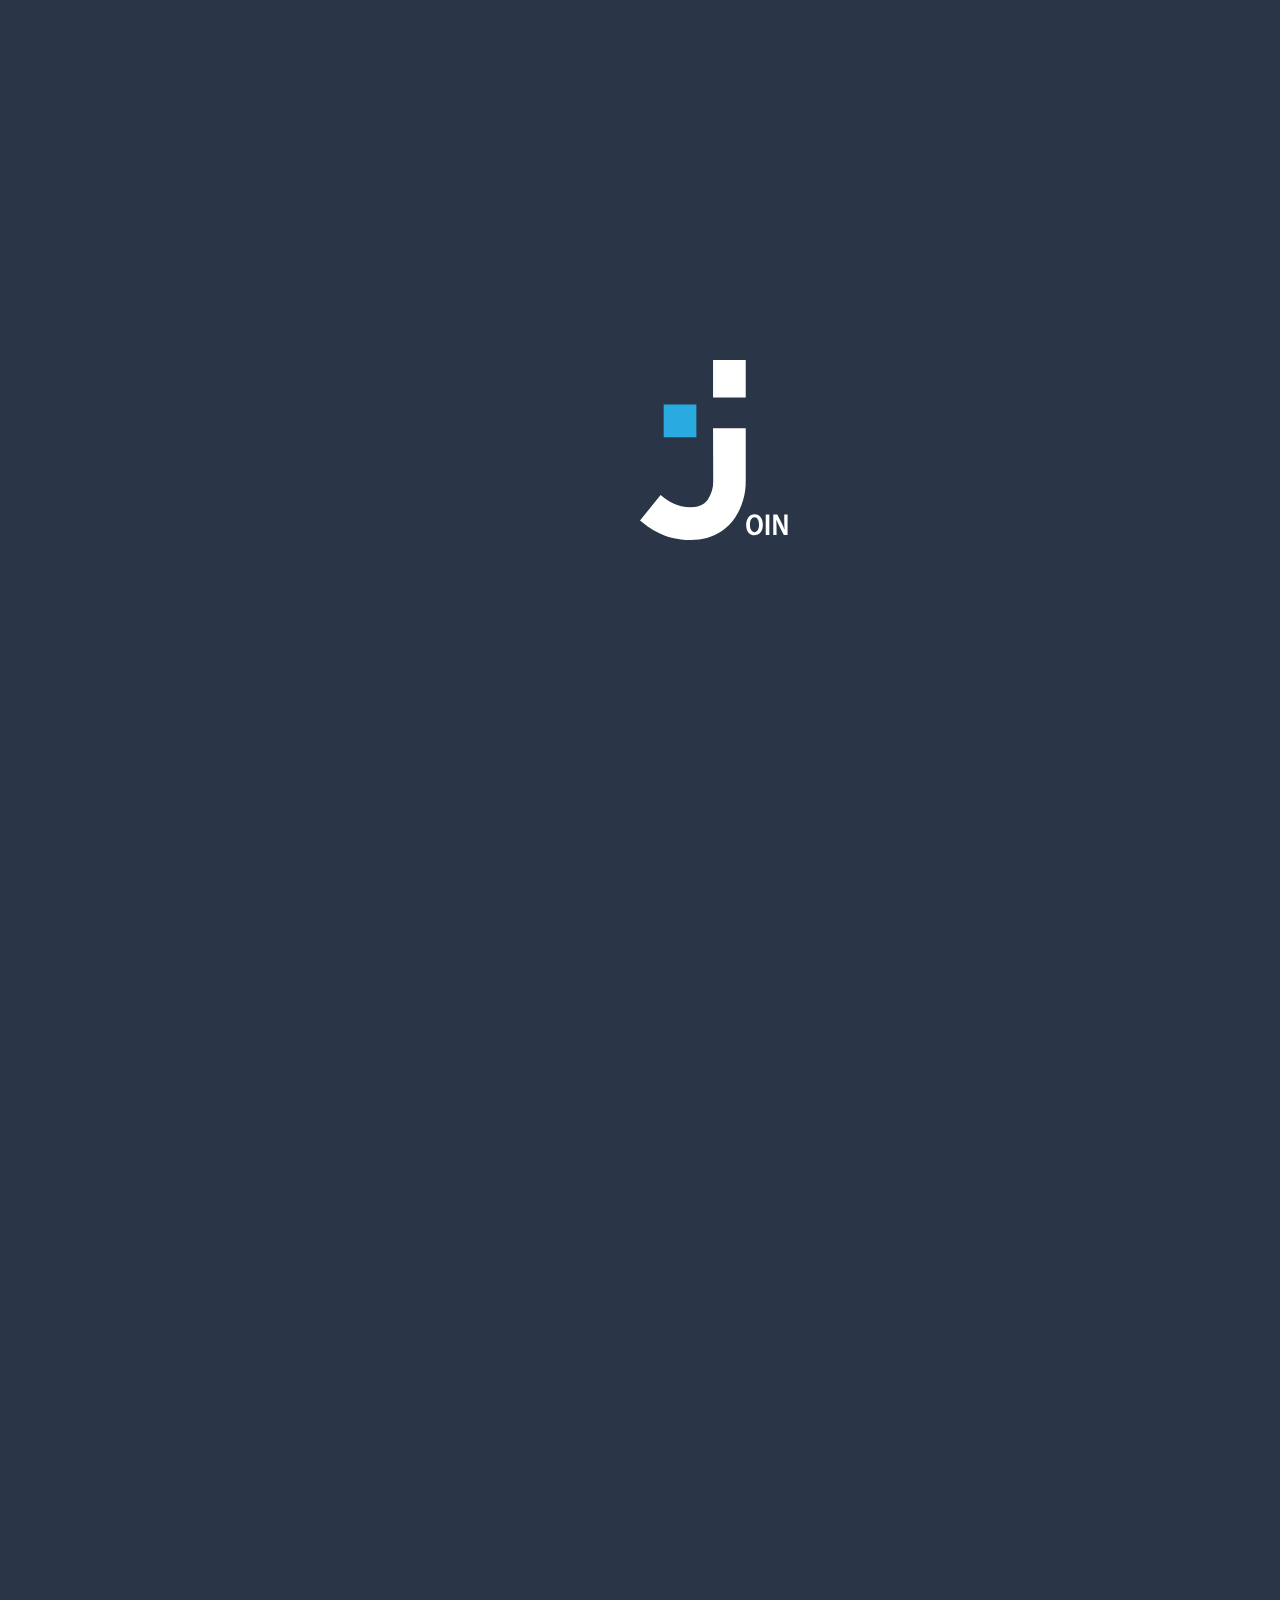
<file: html/contacts.html>
<!doctype html>
<html lang="en">

<head>
  <meta charset="UTF-8" />
  <meta name="viewport" content="width=device-width, initial-scale=1.0" />
  <title>Contacts | Join</title>
  <link rel="icon" href="../assets/icons/join-logo-white.svg" type="image/svg+xml" />

  <link rel="stylesheet" href="../styles/standard.css" />
  <link rel="stylesheet" href="../styles/fonts.css" />
  <link rel="stylesheet" href="../styles/assets.css" />
  <link rel="stylesheet" href="../styles/buttons.css" />
  <link rel="stylesheet" href="../styles/variables.css" />
  <link rel="stylesheet" href="../styles/templates.css" />
  <link rel="stylesheet" href="../styles/templates-responsive.css" />
  <link rel="stylesheet" href="../styles/contacts/contacts.css" />
  <link rel="stylesheet" href="../styles/contacts/contacts-dialog.css" />
  <link rel="stylesheet" href="../styles/contacts/contacts-responsive.css" />
  <link rel="stylesheet" href="../styles/contacts/contacts-dialog-responsive.css" />
  <script src="../scripts/header.js" defer></script>
</head>

<body id="body--contacts" onload="init()" class="disabled-ui">
  <section class="sidebar">
    <div class="sidebar-logo">
      <img src="../assets/icons/join-logo-white.svg" alt="Join Logo" />
    </div>

    <nav class="sidebar-nav">
      <ul class="nav-list">
        <li>
          <a href="summary.html" class="nav-link">
            <svg class="nav-icon" width="30" height="30" viewBox="0 0 30 30" fill="none"
              xmlns="http://www.w3.org/2000/svg">
              <path
                d="M25.2273 2.5H4.77273H4.5C3.39543 2.5 2.5 3.39573 2.5 4.5003C2.5 4.68009 2.5 4.80746 2.5 4.83997V25.2945V25.5C2.5 26.6046 3.39572 27.5 4.50029 27.5C4.64377 27.5 4.74401 27.5 4.77272 27.5H25.2273C25.256 27.5 25.3562 27.5 25.4997 27.5C26.6043 27.5 27.5 26.6041 27.5 25.4995C27.5 25.3927 27.5 25.3188 27.5 25.2945V4.83994C27.5 4.80744 27.5 4.68008 27.5 4.5003C27.5 3.39573 26.6043 2.5 25.4997 2.5C25.3562 2.5 25.256 2.5 25.2273 2.5ZM17.2727 25.2945H4.77273V16.2036H17.2727V25.2945ZM17.2727 13.9309H4.77273V4.83997L17.2727 4.83994V13.9309ZM25.2273 25.2945H19.5455V4.83997H25.2273V25.2945Z"
                fill="#cdcdcd" />
            </svg>
            <span>Summary</span>
          </a>
        </li>
        <li>
          <a href="add-task.html" class="nav-link">
            <svg class="nav-icon" width="30" height="30" viewBox="0 0 30 30" fill="none"
              xmlns="http://www.w3.org/2000/svg">
              <mask id="mask0_464124_3868" style="mask-type: alpha" maskUnits="userSpaceOnUse" x="0" y="0" width="30"
                height="30">
                <rect width="30" height="30" fill="#D9D9D9" />
              </mask>
              <g mask="url(#mask0_464124_3868)">
                <path
                  d="M4.62652 27.2024C3.95579 27.2024 3.38161 26.9635 2.90396 26.4859C2.42632 26.0083 2.1875 25.4341 2.1875 24.7633V7.69017C2.1875 7.01944 2.42632 6.44525 2.90396 5.96761C3.38161 5.48996 3.95579 5.25114 4.62652 5.25114H15.5107L13.0716 7.69017H4.62652V24.7633H21.6997V16.2877L24.1387 13.8487V24.7633C24.1387 25.4341 23.8999 26.0083 23.4223 26.4859C22.9446 26.9635 22.3704 27.2024 21.6997 27.2024H4.62652ZM18.2546 5.95236L19.9924 7.65968L11.9436 15.7085V17.4463H13.6509L21.7302 9.367L23.468 11.0743L15.3887 19.1536C15.1651 19.3772 14.906 19.555 14.6113 19.6871C14.3166 19.8192 14.0066 19.8853 13.6814 19.8853H10.7241C10.3786 19.8853 10.0889 19.7684 9.85518 19.5347C9.62144 19.3009 9.50457 19.0113 9.50457 18.6658V15.7085C9.50457 15.3833 9.56555 15.0733 9.6875 14.7786C9.80945 14.4839 9.98222 14.2247 10.2058 14.0011L18.2546 5.95236ZM23.468 11.0743L18.2546 5.95236L21.3034 2.90358C21.7912 2.41578 22.3755 2.17188 23.0564 2.17188C23.7373 2.17188 24.3115 2.41578 24.779 2.90358L26.4863 4.64139C26.9538 5.10887 27.1875 5.67797 27.1875 6.3487C27.1875 7.01944 26.9538 7.58854 26.4863 8.05602L23.468 11.0743Z"
                  fill="#CDCDCD" />
              </g>
            </svg>

            <span>Add Task</span>
          </a>
        </li>
        <li>
          <a href="board.html" class="nav-link">
            <svg class="nav-icon" width="30" height="30" viewBox="0 0 30 30" fill="none"
              xmlns="http://www.w3.org/2000/svg">
              <path
                d="M22.9544 4.77273L22.9545 25.2271C22.9538 25.8296 22.7142 26.4074 22.2881 26.8334C21.862 27.2595 21.2843 27.4992 20.6817 27.4998L16.1363 27.4998C15.5338 27.4992 14.956 27.2595 14.53 26.8334C14.1039 26.4074 13.8642 25.8296 13.8636 25.2271L13.8636 4.77273C13.8642 4.17015 14.1039 3.59243 14.53 3.16635C14.956 2.74026 15.5338 2.50062 16.1363 2.50002L20.6817 2.50002C21.2843 2.50062 21.862 2.74026 22.2881 3.16635C22.7142 3.59243 22.9538 4.17015 22.9544 4.77273ZM16.1363 25.2271L20.6817 25.2271L20.6817 4.77273L16.1363 4.77273L16.1363 25.2271ZM16.1363 4.77273L16.1363 25.2271C16.1357 25.8296 15.8961 26.4073 15.47 26.8334C15.0439 27.2595 14.4662 27.4991 13.8636 27.4997L9.31823 27.4997C8.71566 27.4991 8.13794 27.2595 7.71185 26.8334C7.28577 26.4073 7.04613 25.8296 7.04553 25.227L7.04553 4.7727C7.04613 4.17013 7.28577 3.59241 7.71185 3.16632C8.13793 2.74024 8.71566 2.5006 9.31823 2.5L13.8636 2.5C14.4662 2.5006 15.0439 2.74024 15.47 3.16632C15.8961 3.59241 16.1357 4.17015 16.1363 4.77273ZM9.31823 25.227L13.8636 25.2271L13.8636 4.77273L9.31823 4.7727L9.31823 25.227ZM9.31823 4.7727L9.31823 25.227C9.31763 25.8296 9.07799 26.4073 8.65191 26.8334C8.22582 27.2595 7.6481 27.4991 7.04553 27.4997L2.50012 27.4997C1.89755 27.4991 1.31983 27.2595 0.893741 26.8334C0.467657 26.4073 0.228019 25.8296 0.227417 25.227L0.227416 4.7727C0.228018 4.17013 0.467656 3.59241 0.89374 3.16632C1.31982 2.74024 1.89755 2.5006 2.50012 2.5L7.04553 2.5C7.6481 2.5006 8.22582 2.74024 8.6519 3.16632C9.07799 3.59241 9.31763 4.17013 9.31823 4.7727ZM2.50012 25.227L7.04553 25.227L7.04553 4.7727L2.50012 4.7727L2.50012 25.227Z"
                fill="#CDCDCD" />
              <path
                d="M29.7726 4.77298L29.7726 25.2273C29.772 25.8299 29.5323 26.4076 29.1062 26.8337C28.6802 27.2598 28.1024 27.4994 27.4999 27.5L22.9545 27.5C22.3519 27.4994 21.7742 27.2598 21.3481 26.8337C20.922 26.4076 20.6824 25.8296 20.6817 25.2271L20.6817 4.77273C20.6823 4.17015 20.922 3.59268 21.3481 3.1666C21.7742 2.74051 22.3519 2.50088 22.9544 2.50027L27.4999 2.50027C28.1024 2.50088 28.6801 2.74051 29.1062 3.1666C29.5323 3.59268 29.772 4.1704 29.7726 4.77298ZM22.9545 25.2271L27.4999 25.2273L27.4999 4.77298L22.9544 4.77273L22.9545 25.2271Z"
                fill="#CDCDCD" />
            </svg>

            <span>Board</span>
          </a>
        </li>
        <li>
          <a href="contacts.html" class="nav-link active">
            <svg class="nav-icon" width="30" height="30" viewBox="0 0 30 30" fill="none"
              xmlns="http://www.w3.org/2000/svg">
              <mask id="mask0_464124_3880" style="mask-type: alpha" maskUnits="userSpaceOnUse" x="0" y="0" width="30"
                height="30">
                <rect width="30" height="30" fill="#D9D9D9" />
              </mask>
              <g mask="url(#mask0_464124_3880)">
                <path
                  d="M15 22.5C13.8333 22.5 12.7188 22.6823 11.6563 23.0469C10.5938 23.4115 9.625 23.9583 8.75 24.6875V25H21.25V24.6875C20.375 23.9583 19.4062 23.4115 18.3438 23.0469C17.2812 22.6823 16.1667 22.5 15 22.5ZM6.25 23.5625C7.375 22.4583 8.68229 21.5885 10.1719 20.9531C11.6615 20.3177 13.2708 20 15 20C16.7292 20 18.3385 20.3177 19.8281 20.9531C21.3177 21.5885 22.625 22.4583 23.75 23.5625V7.5H6.25V23.5625ZM15 17.5C13.7917 17.5 12.7604 17.0729 11.9062 16.2188C11.0521 15.3646 10.625 14.3333 10.625 13.125C10.625 11.9167 11.0521 10.8854 11.9062 10.0312C12.7604 9.17708 13.7917 8.75 15 8.75C16.2083 8.75 17.2396 9.17708 18.0938 10.0312C18.9479 10.8854 19.375 11.9167 19.375 13.125C19.375 14.3333 18.9479 15.3646 18.0938 16.2188C17.2396 17.0729 16.2083 17.5 15 17.5ZM15 15C15.5208 15 15.9635 14.8177 16.3281 14.4531C16.6927 14.0885 16.875 13.6458 16.875 13.125C16.875 12.6042 16.6927 12.1615 16.3281 11.7969C15.9635 11.4323 15.5208 11.25 15 11.25C14.4792 11.25 14.0365 11.4323 13.6719 11.7969C13.3073 12.1615 13.125 12.6042 13.125 13.125C13.125 13.6458 13.3073 14.0885 13.6719 14.4531C14.0365 14.8177 14.4792 15 15 15ZM6.25 27.5C5.5625 27.5 4.97396 27.2552 4.48438 26.7656C3.99479 26.276 3.75 25.6875 3.75 25V7.5C3.75 6.8125 3.99479 6.22396 4.48438 5.73438C4.97396 5.24479 5.5625 5 6.25 5H7.5V2.5H10V5H20V2.5H22.5V5H23.75C24.4375 5 25.026 5.24479 25.5156 5.73438C26.0052 6.22396 26.25 6.8125 26.25 7.5V25C26.25 25.6875 26.0052 26.276 25.5156 26.7656C25.026 27.2552 24.4375 27.5 23.75 27.5H6.25Z"
                  fill="#CDCDCD" />
              </g>
            </svg>

            <span>Contacts</span>
          </a>
        </li>
      </ul>
    </nav>

    <div class="sidebar-footer">
      <a href="privacy-policy.html" class="footer-link">Privacy Policy</a>
      <a href="legal-notice.html" class="footer-link">Legal notice</a>
    </div>
  </section>

  <header class="header">
    <a href="summary.html" class="header-logo-mobile">
      <img src="../assets/icons/join-logo-blue.svg" alt="Join Logo" />
    </a>

    <h2 class="header-title">Kanban Project Management Tool</h2>

    <div class="header-actions">
      <a href="help.html" class="nav-link header-help-link">
        <img class="nav-icon" src="../assets/icons/help-logo.svg" alt="help icon" />
      </a>

      <div class="header-user-area">
        <div class="header-avatar" id="header-avatar" onclick="toggleDropdown()"></div>

        <div id="dropdown" class="dropdown-content d-none">
          <a href="help.html" class="dropdown-help-link">Help</a>
          <a href="legal-notice.html">Legal Notice</a>
          <a href="privacy-policy.html">Privacy Policy</a>
          <a onclick="logout()">Log out</a>
        </div>
      </div>
    </div>
  </header>

  <main class="main-content contact-main">
    <section class="contact-list-container">
      <button class="add-contact-btn" onclick="prepareAddContactDialog()">
        Add new contact
        <img src="../assets/icons/add-new-contact-icon.svg" alt="Add Contact Icon" />
      </button>

      <div id="contact-list" class="contact-list"></div>
    </section>

    <section id="contact-detail-view" class="contact-detail-view">
      <button class="back-to-list-btn" onclick="closeContactDetails()" aria-label="Back to contact list">
        <img src="../assets/icons/blue-arrow-left.svg" alt="Back to list" />
      </button>

        <div class="detail-header-section">
          <h2>Contacts</h2>
          <div class="blue-divider"></div>
          <span>Better with a team</span>
        </div>

      <div id="contact-detail-content" class="contact-detail-content"></div>
    </section>
  </main>

  <dialog id="add-contact-dialog" class="add-contact-dialog" onclick="closeContactDialogOutside(event)">
    <div class="dialog-left">
      <button type="button" class="dialog-close-btn-mobile" onclick="closeContactDialog()" aria-label="Cancel">
        <img src="../assets/icons/close-icon.svg" alt="Close" />
      </button>

      <img src="../assets/icons/join-logo-white.svg" alt="Join Logo" class="dialog-logo" />

        <div class="dialog-left-content">
          <h2>Contacts</h2>
          <span id="dialog-subtitle">Tasks are better with a team!</span>
          <div class="blue-horizontal-divider"></div>
        </div>
      </div>

    <div class="dialog-right">
      <button type="button" class="dialog-close-btn" onclick="closeContactDialog()" aria-label="Close dialog">
        <img src="../assets/icons/close-icon.svg" alt="Close" />
      </button>

      <div class="dialog-body">
        <div class="dialog-avatar-container">
          <div class="default-avatar">
            <img src="../assets/icons/person-white.svg" alt="Avatar" />
          </div>
        </div>

        <form class="contact-form" novalidate onsubmit="
              createNewContact();
              return false;
            ">
          <div class="input-container">
            <div class="input-wrapper required" data-message="Please enter a name">
              <input aria-label="name" type="text" id="contact-name--validator"
                oninput="checkContactInputValidityOnInput('name')" onblur="checkContactInputValidityOnBlur('name')"
                placeholder="Name" pattern=".*\S.*" required class="contact-input icon-name" />
            </div>

            <div id="input-wrapper--contact-mail" class="input-wrapper required"
              data-message="Please enter a valid email">
              <input aria-label="email" type="email" id="contact-email--validator"
                oninput="checkContactInputValidityOnInput('email')" onblur="checkContactInputValidityOnBlur('email')"
                placeholder="Email" pattern="[^@\s]+@[^@\s]+\.[a-zA-Z]{2,}" required class="contact-input icon-mail" />
            </div>

            <div class="input-wrapper required" data-message="Please enter a valid phone number">
              <input aria-label="phone number" type="tel" id="contact-phone--validator"
                oninput="checkContactInputValidityOnInput('phone')" onblur="checkContactInputValidityOnBlur('phone')"
                placeholder="Phone" pattern="^[0-9+\s\-\/]+$" required class="contact-input icon-phone" />
            </div>
          </div>
          <div class="dialog-buttons">
            <button type="button" class="btn-cancel" id="btn-cancel" onclick="closeContactDialog()">
              <img src="../assets/icons/close-icon.svg" alt="X" />
            </button>
            <button type="submit" id="btn-submit-contact" class="btn-create"></button>
          </div>
        </form>
      </div>
    </div>
  </dialog>

  <div id="success-banner" class="success-banner">
    <img src="../assets/icons/contact-created-banner.svg" alt="Contact successfully created" />
  </div>

  <button class="add-contact-mobile-btn" onclick="prepareAddContactDialog()">
    <img src="../assets/icons/add-new-contact-icon.svg" alt="Add" />
  </button>

  <script src="../script.js"></script>
  <script src="../scripts/contacts/contacts-templates.js"></script>
  <script src="../scripts/contacts/contacts-validation.js"></script>
  <script src="../scripts/contacts/contacts-utils.js"></script>
  <script src="../scripts/contacts/contacts-ui.js"></script>
  <script src="../scripts/contacts/contacts.js"></script>
</body>

</html>
</file>
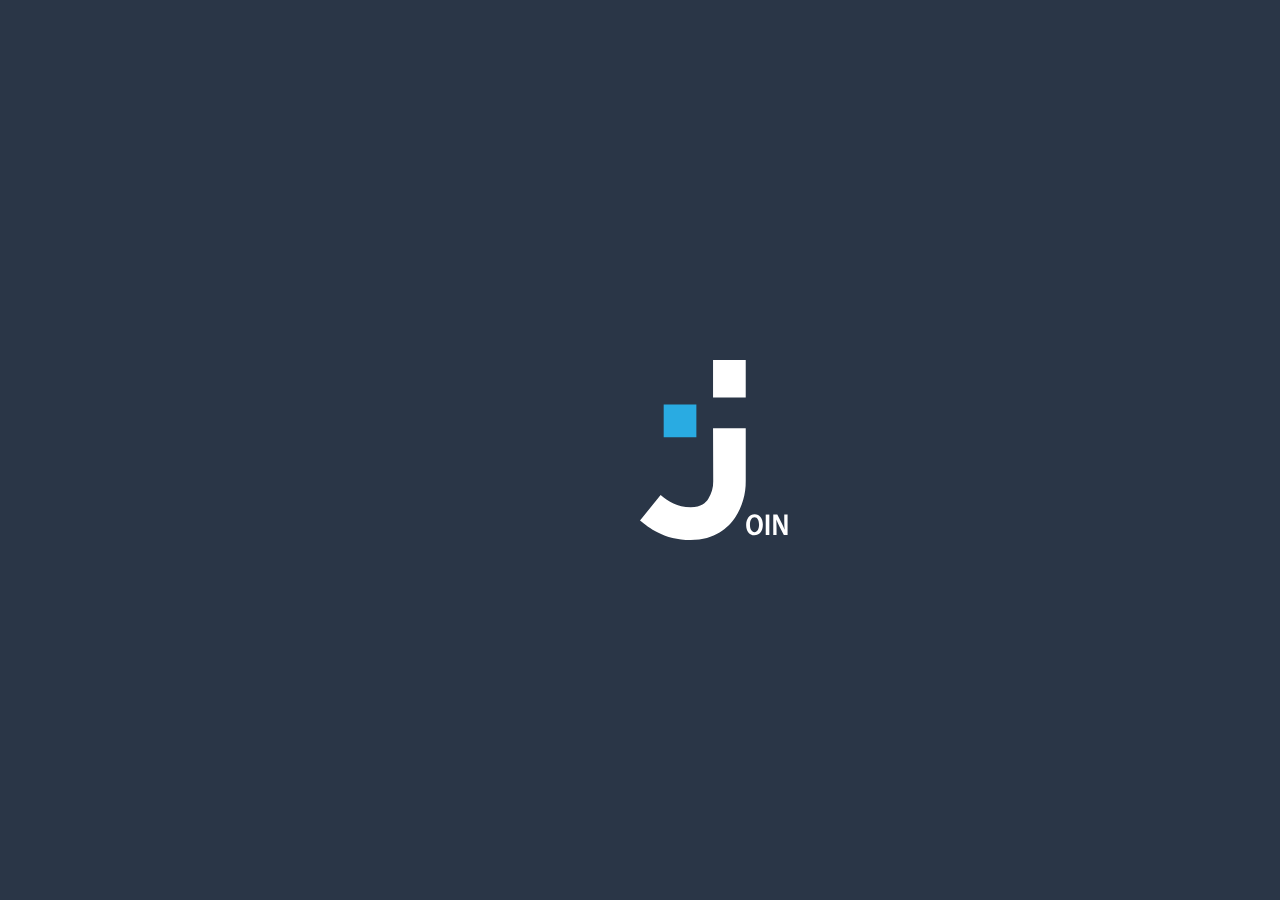
<file: html/help.html>
<!doctype html>
<html lang="en">
  <head>
    <meta charset="UTF-8" />
    <meta name="viewport" content="width=device-width, initial-scale=1.0" />
    <title>Help | Join</title>
    <link
      rel="icon"
      href="../assets/icons/join-logo-white.svg"
      type="image/svg+xml"
    />
    <link rel="stylesheet" href="../styles/standard.css" />
    <link rel="stylesheet" href="../styles/fonts.css" />
    <link rel="stylesheet" href="../styles/assets.css" />
    <link rel="stylesheet" href="../styles/buttons.css" />
    <link rel="stylesheet" href="../styles/templates.css" />
    <link rel="stylesheet" href="../styles/templates-responsive.css" />
    <link rel="stylesheet" href="../styles/help.css" />
    <link rel="stylesheet" href="../styles/variables.css" />
    <script src="../scripts/header.js" defer></script>
    <script src="../script.js" defer></script>
  </head>
  <body onload="initHelpPrivacyPolicyLegalNotice()">
    <!-- SIDEBAR -->
    <section class="sidebar">
      <div class="sidebar-logo">
        <img src="../assets/icons/join-logo-white.svg" alt="Join Logo" />
      </div>

      <nav class="sidebar-nav">
        <ul class="nav-list">
          <li>
            <a href="summary.html" class="nav-link">
              <svg
                class="nav-icon"
                width="30"
                height="30"
                viewBox="0 0 30 30"
                fill="none"
                xmlns="http://www.w3.org/2000/svg"
              >
                <path
                  d="M25.2273 2.5H4.77273H4.5C3.39543 2.5 2.5 3.39573 2.5 4.5003C2.5 4.68009 2.5 4.80746 2.5 4.83997V25.2945V25.5C2.5 26.6046 3.39572 27.5 4.50029 27.5C4.64377 27.5 4.74401 27.5 4.77272 27.5H25.2273C25.256 27.5 25.3562 27.5 25.4997 27.5C26.6043 27.5 27.5 26.6041 27.5 25.4995C27.5 25.3927 27.5 25.3188 27.5 25.2945V4.83994C27.5 4.80744 27.5 4.68008 27.5 4.5003C27.5 3.39573 26.6043 2.5 25.4997 2.5C25.3562 2.5 25.256 2.5 25.2273 2.5ZM17.2727 25.2945H4.77273V16.2036H17.2727V25.2945ZM17.2727 13.9309H4.77273V4.83997L17.2727 4.83994V13.9309ZM25.2273 25.2945H19.5455V4.83997H25.2273V25.2945Z"
                  fill="#cdcdcd"
                />
              </svg>
              <span>Summary</span>
            </a>
          </li>
          <li>
            <a href="add-task.html" class="nav-link">
              <svg
                class="nav-icon"
                width="30"
                height="30"
                viewBox="0 0 30 30"
                fill="none"
                xmlns="http://www.w3.org/2000/svg"
              >
                <mask
                  id="mask0_464124_3868"
                  style="mask-type: alpha"
                  maskUnits="userSpaceOnUse"
                  x="0"
                  y="0"
                  width="30"
                  height="30"
                >
                  <rect width="30" height="30" fill="#D9D9D9" />
                </mask>
                <g mask="url(#mask0_464124_3868)">
                  <path
                    d="M4.62652 27.2024C3.95579 27.2024 3.38161 26.9635 2.90396 26.4859C2.42632 26.0083 2.1875 25.4341 2.1875 24.7633V7.69017C2.1875 7.01944 2.42632 6.44525 2.90396 5.96761C3.38161 5.48996 3.95579 5.25114 4.62652 5.25114H15.5107L13.0716 7.69017H4.62652V24.7633H21.6997V16.2877L24.1387 13.8487V24.7633C24.1387 25.4341 23.8999 26.0083 23.4223 26.4859C22.9446 26.9635 22.3704 27.2024 21.6997 27.2024H4.62652ZM18.2546 5.95236L19.9924 7.65968L11.9436 15.7085V17.4463H13.6509L21.7302 9.367L23.468 11.0743L15.3887 19.1536C15.1651 19.3772 14.906 19.555 14.6113 19.6871C14.3166 19.8192 14.0066 19.8853 13.6814 19.8853H10.7241C10.3786 19.8853 10.0889 19.7684 9.85518 19.5347C9.62144 19.3009 9.50457 19.0113 9.50457 18.6658V15.7085C9.50457 15.3833 9.56555 15.0733 9.6875 14.7786C9.80945 14.4839 9.98222 14.2247 10.2058 14.0011L18.2546 5.95236ZM23.468 11.0743L18.2546 5.95236L21.3034 2.90358C21.7912 2.41578 22.3755 2.17188 23.0564 2.17188C23.7373 2.17188 24.3115 2.41578 24.779 2.90358L26.4863 4.64139C26.9538 5.10887 27.1875 5.67797 27.1875 6.3487C27.1875 7.01944 26.9538 7.58854 26.4863 8.05602L23.468 11.0743Z"
                    fill="#CDCDCD"
                  />
                </g>
              </svg>

              <span>Add Task</span>
            </a>
          </li>
          <li>
            <a href="board.html" class="nav-link">
              <svg
                class="nav-icon"
                width="30"
                height="30"
                viewBox="0 0 30 30"
                fill="none"
                xmlns="http://www.w3.org/2000/svg"
              >
                <path
                  d="M22.9544 4.77273L22.9545 25.2271C22.9538 25.8296 22.7142 26.4074 22.2881 26.8334C21.862 27.2595 21.2843 27.4992 20.6817 27.4998L16.1363 27.4998C15.5338 27.4992 14.956 27.2595 14.53 26.8334C14.1039 26.4074 13.8642 25.8296 13.8636 25.2271L13.8636 4.77273C13.8642 4.17015 14.1039 3.59243 14.53 3.16635C14.956 2.74026 15.5338 2.50062 16.1363 2.50002L20.6817 2.50002C21.2843 2.50062 21.862 2.74026 22.2881 3.16635C22.7142 3.59243 22.9538 4.17015 22.9544 4.77273ZM16.1363 25.2271L20.6817 25.2271L20.6817 4.77273L16.1363 4.77273L16.1363 25.2271ZM16.1363 4.77273L16.1363 25.2271C16.1357 25.8296 15.8961 26.4073 15.47 26.8334C15.0439 27.2595 14.4662 27.4991 13.8636 27.4997L9.31823 27.4997C8.71566 27.4991 8.13794 27.2595 7.71185 26.8334C7.28577 26.4073 7.04613 25.8296 7.04553 25.227L7.04553 4.7727C7.04613 4.17013 7.28577 3.59241 7.71185 3.16632C8.13793 2.74024 8.71566 2.5006 9.31823 2.5L13.8636 2.5C14.4662 2.5006 15.0439 2.74024 15.47 3.16632C15.8961 3.59241 16.1357 4.17015 16.1363 4.77273ZM9.31823 25.227L13.8636 25.2271L13.8636 4.77273L9.31823 4.7727L9.31823 25.227ZM9.31823 4.7727L9.31823 25.227C9.31763 25.8296 9.07799 26.4073 8.65191 26.8334C8.22582 27.2595 7.6481 27.4991 7.04553 27.4997L2.50012 27.4997C1.89755 27.4991 1.31983 27.2595 0.893741 26.8334C0.467657 26.4073 0.228019 25.8296 0.227417 25.227L0.227416 4.7727C0.228018 4.17013 0.467656 3.59241 0.89374 3.16632C1.31982 2.74024 1.89755 2.5006 2.50012 2.5L7.04553 2.5C7.6481 2.5006 8.22582 2.74024 8.6519 3.16632C9.07799 3.59241 9.31763 4.17013 9.31823 4.7727ZM2.50012 25.227L7.04553 25.227L7.04553 4.7727L2.50012 4.7727L2.50012 25.227Z"
                  fill="#CDCDCD"
                />
                <path
                  d="M29.7726 4.77298L29.7726 25.2273C29.772 25.8299 29.5323 26.4076 29.1062 26.8337C28.6802 27.2598 28.1024 27.4994 27.4999 27.5L22.9545 27.5C22.3519 27.4994 21.7742 27.2598 21.3481 26.8337C20.922 26.4076 20.6824 25.8296 20.6817 25.2271L20.6817 4.77273C20.6823 4.17015 20.922 3.59268 21.3481 3.1666C21.7742 2.74051 22.3519 2.50088 22.9544 2.50027L27.4999 2.50027C28.1024 2.50088 28.6801 2.74051 29.1062 3.1666C29.5323 3.59268 29.772 4.1704 29.7726 4.77298ZM22.9545 25.2271L27.4999 25.2273L27.4999 4.77298L22.9544 4.77273L22.9545 25.2271Z"
                  fill="#CDCDCD"
                />
              </svg>

              <span>Board</span>
            </a>
          </li>
          <li>
            <a href="contacts.html" class="nav-link">
              <svg
                class="nav-icon"
                width="30"
                height="30"
                viewBox="0 0 30 30"
                fill="none"
                xmlns="http://www.w3.org/2000/svg"
              >
                <mask
                  id="mask0_464124_3880"
                  style="mask-type: alpha"
                  maskUnits="userSpaceOnUse"
                  x="0"
                  y="0"
                  width="30"
                  height="30"
                >
                  <rect width="30" height="30" fill="#D9D9D9" />
                </mask>
                <g mask="url(#mask0_464124_3880)">
                  <path
                    d="M15 22.5C13.8333 22.5 12.7188 22.6823 11.6563 23.0469C10.5938 23.4115 9.625 23.9583 8.75 24.6875V25H21.25V24.6875C20.375 23.9583 19.4062 23.4115 18.3438 23.0469C17.2812 22.6823 16.1667 22.5 15 22.5ZM6.25 23.5625C7.375 22.4583 8.68229 21.5885 10.1719 20.9531C11.6615 20.3177 13.2708 20 15 20C16.7292 20 18.3385 20.3177 19.8281 20.9531C21.3177 21.5885 22.625 22.4583 23.75 23.5625V7.5H6.25V23.5625ZM15 17.5C13.7917 17.5 12.7604 17.0729 11.9062 16.2188C11.0521 15.3646 10.625 14.3333 10.625 13.125C10.625 11.9167 11.0521 10.8854 11.9062 10.0312C12.7604 9.17708 13.7917 8.75 15 8.75C16.2083 8.75 17.2396 9.17708 18.0938 10.0312C18.9479 10.8854 19.375 11.9167 19.375 13.125C19.375 14.3333 18.9479 15.3646 18.0938 16.2188C17.2396 17.0729 16.2083 17.5 15 17.5ZM15 15C15.5208 15 15.9635 14.8177 16.3281 14.4531C16.6927 14.0885 16.875 13.6458 16.875 13.125C16.875 12.6042 16.6927 12.1615 16.3281 11.7969C15.9635 11.4323 15.5208 11.25 15 11.25C14.4792 11.25 14.0365 11.4323 13.6719 11.7969C13.3073 12.1615 13.125 12.6042 13.125 13.125C13.125 13.6458 13.3073 14.0885 13.6719 14.4531C14.0365 14.8177 14.4792 15 15 15ZM6.25 27.5C5.5625 27.5 4.97396 27.2552 4.48438 26.7656C3.99479 26.276 3.75 25.6875 3.75 25V7.5C3.75 6.8125 3.99479 6.22396 4.48438 5.73438C4.97396 5.24479 5.5625 5 6.25 5H7.5V2.5H10V5H20V2.5H22.5V5H23.75C24.4375 5 25.026 5.24479 25.5156 5.73438C26.0052 6.22396 26.25 6.8125 26.25 7.5V25C26.25 25.6875 26.0052 26.276 25.5156 26.7656C25.026 27.2552 24.4375 27.5 23.75 27.5H6.25Z"
                    fill="#CDCDCD"
                  />
                </g>
              </svg>

              <span>Contacts</span>
            </a>
          </li>
        </ul>
      </nav>

      <div class="sidebar-footer">
        <a href="privacy-policy.html" class="footer-link">Privacy Policy</a>
        <a href="legal-notice.html" class="footer-link">Legal notice</a>
      </div>
    </section>

    <header class="header">
      <a href="summary.html" class="header-logo-mobile">
        <img src="../assets/icons/join-logo-blue.svg" alt="Join Logo" />
      </a>

      <h1 class="header-title">Kanban Project Management Tool</h1>

      <div class="header-actions">
        <a href="help.html" class="nav-link header-help-link">
          <img
            class="nav-icon"
            src="../assets/icons/help-logo.svg"
            alt="help icon"
          />
        </a>

        <div class="header-user-area">
          <div
            class="header-avatar"
            id="header-avatar"
            onclick="toggleDropdown()"
          ></div>

          <div id="dropdown" class="dropdown-content d-none">
            <a href="help.html" class="dropdown-help-link">Help</a>
            <a href="legal-notice.html">Legal Notice</a>
            <a href="privacy-policy.html">Privacy Policy</a>
            <a onclick="logout()">Log out</a>
          </div>
        </div>
      </div>
    </header>

    <!-- MAIN CONTENT -->
    <main class="main-content">
      <article class="help-page">
        <div class="help-title-row">
          <h1>Help</h1>
          <a href="summary.html" class="back-arrow" aria-label="Go back">
            <img src="../assets/icons/blue-arrow-left.svg" alt="arrow icon" />
          </a>
        </div>

        <p class="help-intro">
          Welcome to the help page for <span class="brand">Join</span>, your
          guide to using our kanban project management tool. Here, we'll provide
          an overview of what <span class="brand">Join</span> is, how it can
          benefit you, and how to use it.
        </p>

        <h2>What is Join?</h2>

        <p>
          <span class="brand">Join</span> is a kanban-based project management
          tool designed and built by a group of dedicated students as part of
          their web development bootcamp at the Developer Akademie.
        </p>

        <p>
          Kanban, a Japanese term meaning "billboard", is a highly effective
          method to visualize work, limit work-in-progress, and maximize
          efficiency (or flow). <span class="brand">Join</span> leverages the
          principles of kanban to help users manage their tasks and projects in
          an intuitive, visual interface.
        </p>

        <p>
          It is important to note that <span class="brand">Join</span> is
          designed as an educational exercise and is not intended for extensive
          business usage. While we strive to ensure the best possible user
          experience, we cannot guarantee consistent availability, reliability,
          accuracy, or other aspects of quality regarding
          <span class="brand">Join</span>.
        </p>

        <h2>How to use it</h2>

        <p>
          Here is a step-by-step guide on how to use
          <span class="brand">Join</span>:
        </p>

        <ol class="help-steps">
          <li>
            <div class="li-content">
              <h3>Exploring the Board</h3>
              <p>
                When you log in to <span class="brand">Join</span>, you'll find
                a default board. This board represents your project and contains
                four default lists: "To Do", "In Progress", "Await feedback" and
                "Done".
              </p>
            </div>
          </li>
          <li>
            <div class="li-content">
              <h3>Creating Contacts</h3>
              <p>
                In <span class="brand">Join</span>, you can add contacts to
                collaborate on your projects. Go to the "Contacts" section,
                click on "New contact", and fill in the required information.
                Once added, these contacts can be assigned tasks and they can
                interact with the tasks on the board.
              </p>
            </div>
          </li>
          <li>
            <div class="li-content">
              <h3>Adding Cards</h3>
              <p>
                Now that you've added your contacts, you can start adding cards.
                Cards represent individual tasks. Click the "+" button under the
                appropriate list to create a new card. Fill in the task details
                in the card, like task name, description, due date, assignees,
                etc.
              </p>
            </div>
          </li>
          <li>
            <div class="li-content">
              <h3>Moving Cards</h3>
              <p>
                As tasks progress, you can move cards from one list to another
                by dragging and dropping. This allows you to keep your board up
                to date with the current status of each task.
              </p>
            </div>
          </li>
          <li>
            <div class="li-content">
              <h3>Deleting Cards</h3>
              <p>
                Once a task is completed, you can either move it to the "Done"
                list or delete it. Deleting a card will permanently remove it
                from the board. Please exercise caution when deleting cards, as
                this action is irreversible.
              </p>
            </div>
          </li>
        </ol>

        <p>
          Remember that using <span class="brand">Join</span> effectively
          requires consistent updates from you and your team to ensure the board
          reflects the current state of your project.
        </p>

        <p>
          Have more questions about <span class="brand">Join</span>? Feel free
          to contact us at
          <a class="brand" href="mailto:join.issue.collector2026@gmail.com"
            >join.issue.collector2026@gmail.com</a
          >. We're here to help you!
        </p>

        <h2 class="help-finale">Enjoy using Join!</h2>
      </article>
    </main>
  </body>
</html>
</file>
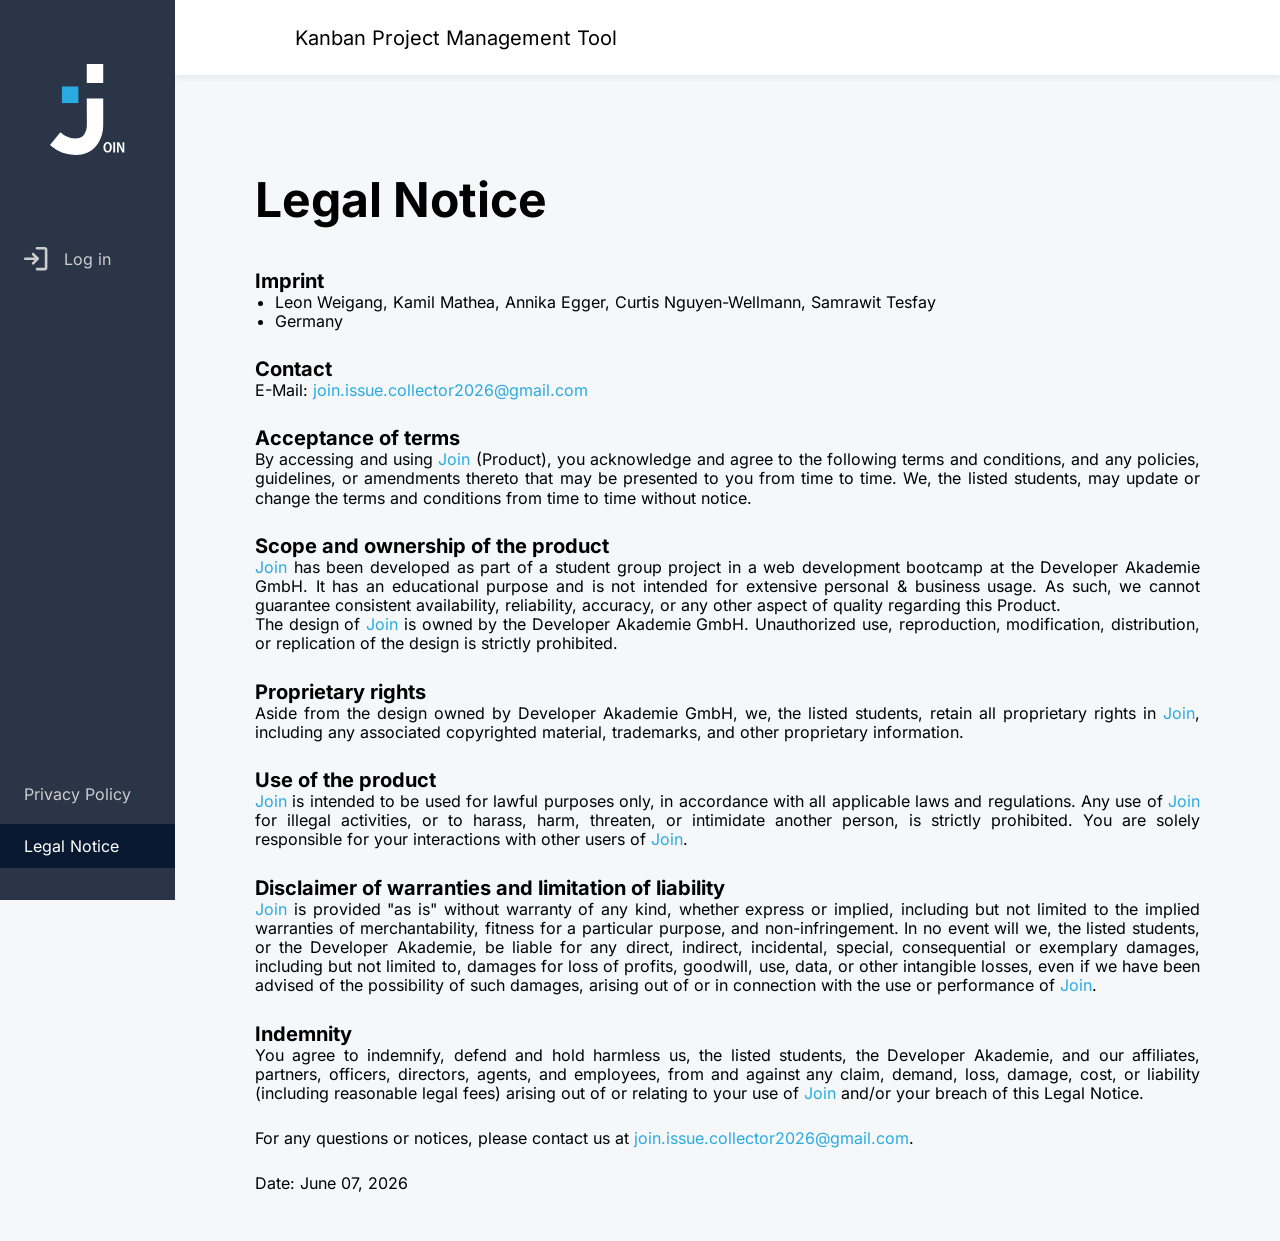
<file: html/legal-notice-external.html>
<!doctype html>
<html lang="en">
  <head>
    <meta charset="UTF-8" />
    <meta name="viewport" content="width=device-width, initial-scale=1.0" />
    <title>Legal Notice | Join</title>
    <link
      rel="icon"
      href="../assets/icons/join-logo-white.svg"
      type="image/svg+xml"
    />

    <link rel="stylesheet" href="../styles/variables.css" />
    <link rel="stylesheet" href="../styles/standard.css" />
    <link rel="stylesheet" href="../styles/fonts.css" />
    <link rel="stylesheet" href="../styles/assets.css" />
    <link rel="stylesheet" href="../styles/buttons.css" />
    <link rel="stylesheet" href="../styles/templates.css" />
    <link rel="stylesheet" href="../styles/templates-responsive.css" />
    <link rel="stylesheet" href="../styles/legal-notice.css" />
  </head>
  <body>
    <section class="sidebar">
      <div class="sidebar-logo">
        <img src="../assets/icons/join-logo-white.svg" alt="Join Logo" />
      </div>

      <nav class="sidebar-nav">
        <ul class="nav-list">
          <li class="nav-login-item">
            <a href="../index.html" class="nav-link">
              <svg
                class="nav-icon"
                viewBox="0 0 20 20"
                fill="currentColor"
                xmlns="http://www.w3.org/2000/svg"
              >
                <path
                  d="M10.8333 19.5C10.5264 19.5 10.2691 19.3962 10.0615 19.1885C9.85382 18.9809 9.75 18.7236 9.75 18.4167C9.75 18.1097 9.85382 17.8524 10.0615 17.6448C10.2691 17.4372 10.5264 17.3333 10.8333 17.3333H17.3333V2.16667H10.8333C10.5264 2.16667 10.2691 2.06285 10.0615 1.85521C9.85382 1.64757 9.75 1.39028 9.75 1.08333C9.75 0.776389 9.85382 0.519097 10.0615 0.311458C10.2691 0.103819 10.5264 0 10.8333 0H17.3333C17.9292 0 18.4392 0.212153 18.8635 0.636458C19.2878 1.06076 19.5 1.57083 19.5 2.16667V17.3333C19.5 17.9292 19.2878 18.4392 18.8635 18.8635C18.4392 19.2878 17.9292 19.5 17.3333 19.5H10.8333ZM8.85625 10.8333H1.08333C0.776389 10.8333 0.519097 10.7295 0.311458 10.5219C0.103819 10.3142 0 10.0569 0 9.75C0 9.44306 0.103819 9.18576 0.311458 8.97813C0.519097 8.77049 0.776389 8.66667 1.08333 8.66667H8.85625L6.825 6.63542C6.62639 6.43681 6.52708 6.19306 6.52708 5.90417C6.52708 5.61528 6.62639 5.3625 6.825 5.14583C7.02361 4.92917 7.27639 4.81632 7.58333 4.80729C7.89028 4.79826 8.15208 4.90208 8.36875 5.11875L12.2417 8.99167C12.4583 9.20833 12.5667 9.46111 12.5667 9.75C12.5667 10.0389 12.4583 10.2917 12.2417 10.5083L8.36875 14.3813C8.15208 14.5979 7.89479 14.7017 7.59688 14.6927C7.29896 14.6837 7.04167 14.5708 6.825 14.3542C6.62639 14.1375 6.5316 13.8802 6.54063 13.5823C6.54965 13.2844 6.65347 13.0361 6.85208 12.8375L8.85625 10.8333Z"
                />
              </svg>
              <span>Log in</span>
            </a>
          </li>
          <li class="nav-bottom-start li-nav-link--privacy-policy-resp">
            <a href="privacy-policy-external.html" class="nav-link">
              <span>Privacy Policy</span>
            </a>
          </li>
          <li class="li-nav-link--privacy-policy-resp">
            <a href="legal-notice-external.html" class="nav-link active">
              <span>Legal Notice</span>
            </a>
          </li>
        </ul>
      </nav>
    </section>

    <header class="header">
      <a href="../index.html" class="header-logo-mobile">
        <img src="../assets/icons/join-logo-blue.svg" alt="Join Logo" />
      </a>
      <h1 class="header-title">Kanban Project Management Tool</h1>
    </header>

    <main class="main-content">
      <div class="help-title-row">
        <h1>Legal Notice</h1>
        <a href="../index.html" class="back-arrow" aria-label="Go back">
          <img src="../assets/icons/blue-arrow-left.svg" alt="arrow icon" />
        </a>
      </div>
      <h2>Imprint</h2>
      <ul class="imprint-ul">
        <li>
          Leon Weigang, Kamil Mathea, Annika Egger, Curtis Nguyen-Wellmann,
          Samrawit Tesfay
        </li>
        <li>Germany</li>
      </ul>

      <h2>Contact</h2>
      <p>
        E-Mail:
        <a class="brand" href="mailto:join.issue.collector2026@gmail.com"
          >join.issue.collector2026@gmail.com</a
        >
      </p>

      <h2>Acceptance of terms</h2>
      <p>
        By accessing and using <span class="brand">Join</span> (Product), you
        acknowledge and agree to the following terms and conditions, and any
        policies, guidelines, or amendments thereto that may be presented to you
        from time to time. We, the listed students, may update or change the
        terms and conditions from time to time without notice.
      </p>

      <h2>Scope and ownership of the product</h2>
      <p>
        <span class="brand">Join</span> has been developed as part of a student
        group project in a web development bootcamp at the Developer Akademie
        GmbH. It has an educational purpose and is not intended for extensive
        personal & business usage. As such, we cannot guarantee consistent
        availability, reliability, accuracy, or any other aspect of quality
        regarding this Product. <br />

        The design of <span class="brand">Join</span> is owned by the Developer
        Akademie GmbH. Unauthorized use, reproduction, modification,
        distribution, or replication of the design is strictly prohibited.
      </p>

      <h2>Proprietary rights</h2>
      <p>
        Aside from the design owned by Developer Akademie GmbH, we, the listed
        students, retain all proprietary rights in
        <span class="brand">Join</span>, including any associated copyrighted
        material, trademarks, and other proprietary information.
      </p>

      <h2>Use of the product</h2>
      <p>
        <span class="brand">Join</span> is intended to be used for lawful
        purposes only, in accordance with all applicable laws and regulations.
        Any use of <span class="brand">Join</span> for illegal activities, or to
        harass, harm, threaten, or intimidate another person, is strictly
        prohibited. You are solely responsible for your interactions with other
        users of <span class="brand">Join</span>.
      </p>

      <h2>Disclaimer of warranties and limitation of liability</h2>
      <p>
        <span class="brand">Join</span> is provided "as is" without warranty of
        any kind, whether express or implied, including but not limited to the
        implied warranties of merchantability, fitness for a particular purpose,
        and non-infringement. In no event will we, the listed students, or the
        Developer Akademie, be liable for any direct, indirect, incidental,
        special, consequential or exemplary damages, including but not limited
        to, damages for loss of profits, goodwill, use, data, or other
        intangible losses, even if we have been advised of the possibility of
        such damages, arising out of or in connection with the use or
        performance of <span class="brand">Join</span>.
      </p>

      <h2>Indemnity</h2>
      <p>
        You agree to indemnify, defend and hold harmless us, the listed
        students, the Developer Akademie, and our affiliates, partners,
        officers, directors, agents, and employees, from and against any claim,
        demand, loss, damage, cost, or liability (including reasonable legal
        fees) arising out of or relating to your use of
        <span class="brand">Join</span> and/or your breach of this Legal Notice.
      </p>

      <p class="p-bottom">
        For any questions or notices, please contact us at
        <a class="brand" href="mailto:join.issue.collector2026@gmail.com"
          >join.issue.collector2026@gmail.com</a
        >.
      </p>
      <p class="p-bottom">Date: June 07, 2026</p>
    </main>
  </body>
</html>
</file>
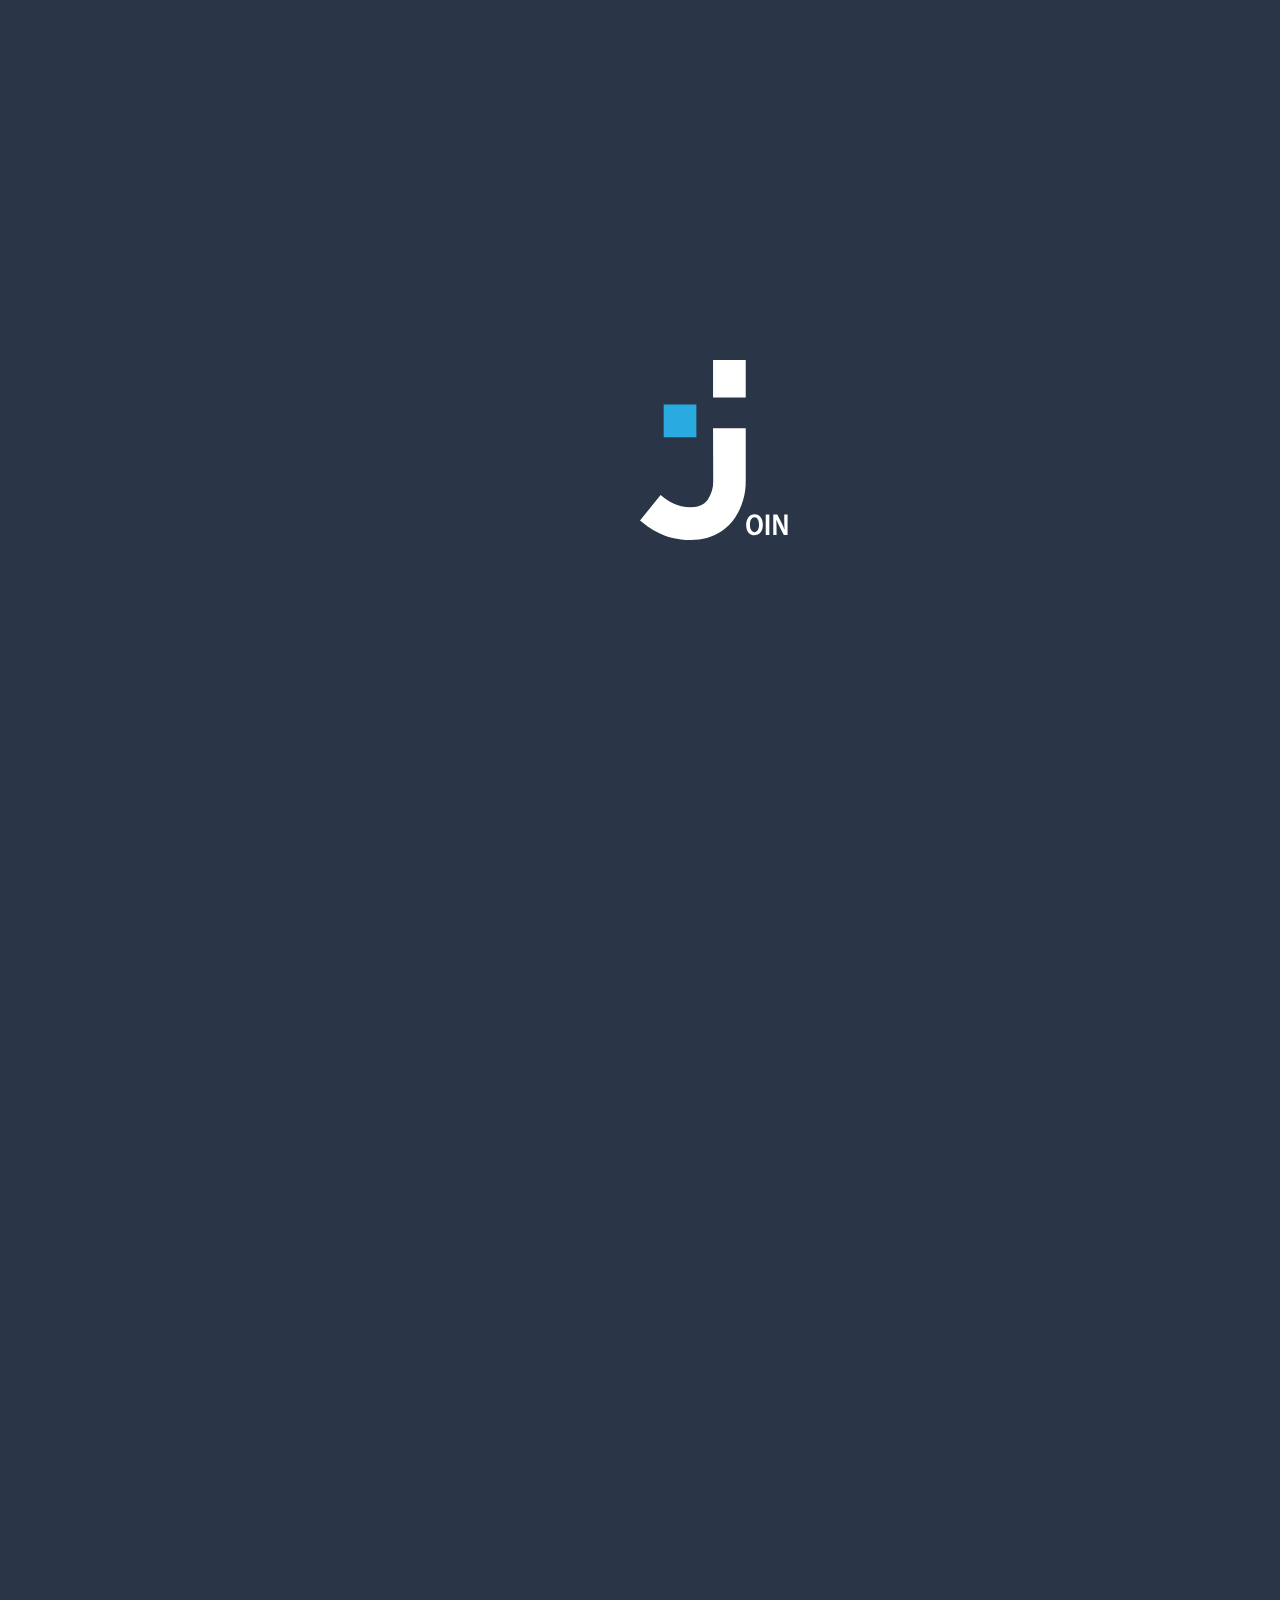
<file: html/legal-notice.html>
<!doctype html>
<html lang="en">
  <head>
    <meta charset="UTF-8" />
    <meta name="viewport" content="width=device-width, initial-scale=1.0" />
    <title>Legal Notice | Join</title>
    <link
      rel="icon"
      href="../assets/icons/join-logo-white.svg"
      type="image/svg+xml"
    />

    <link rel="stylesheet" href="../styles/standard.css" />
    <link rel="stylesheet" href="../styles/fonts.css" />
    <link rel="stylesheet" href="../styles/assets.css" />
    <link rel="stylesheet" href="../styles/buttons.css" />
    <link rel="stylesheet" href="../styles/variables.css" />
    <link rel="stylesheet" href="../styles/templates.css" />
    <link rel="stylesheet" href="../styles/templates-responsive.css" />
    <link rel="stylesheet" href="../styles/legal-notice.css" />
    <script src="../scripts/header.js" defer></script>
    <script src="../script.js" defer></script>
  </head>

  <body onload="initHelpPrivacyPolicyLegalNotice()">
    <section class="sidebar">
      <div class="sidebar-logo">
        <img src="../assets/icons/join-logo-white.svg" alt="Join Logo" />
      </div>

      <nav class="sidebar-nav">
        <ul class="nav-list">
          <li>
            <a href="summary.html" class="nav-link">
              <svg
                class="nav-icon"
                width="30"
                height="30"
                viewBox="0 0 30 30"
                fill="none"
                xmlns="http://www.w3.org/2000/svg"
              >
                <path
                  d="M25.2273 2.5H4.77273H4.5C3.39543 2.5 2.5 3.39573 2.5 4.5003C2.5 4.68009 2.5 4.80746 2.5 4.83997V25.2945V25.5C2.5 26.6046 3.39572 27.5 4.50029 27.5C4.64377 27.5 4.74401 27.5 4.77272 27.5H25.2273C25.256 27.5 25.3562 27.5 25.4997 27.5C26.6043 27.5 27.5 26.6041 27.5 25.4995C27.5 25.3927 27.5 25.3188 27.5 25.2945V4.83994C27.5 4.80744 27.5 4.68008 27.5 4.5003C27.5 3.39573 26.6043 2.5 25.4997 2.5C25.3562 2.5 25.256 2.5 25.2273 2.5ZM17.2727 25.2945H4.77273V16.2036H17.2727V25.2945ZM17.2727 13.9309H4.77273V4.83997L17.2727 4.83994V13.9309ZM25.2273 25.2945H19.5455V4.83997H25.2273V25.2945Z"
                  fill="#cdcdcd"
                />
              </svg>
              <span>Summary</span>
            </a>
          </li>
          <li>
            <a href="add-task.html" class="nav-link">
              <svg
                class="nav-icon"
                width="30"
                height="30"
                viewBox="0 0 30 30"
                fill="none"
                xmlns="http://www.w3.org/2000/svg"
              >
                <mask
                  id="mask0_464124_3868"
                  style="mask-type: alpha"
                  maskUnits="userSpaceOnUse"
                  x="0"
                  y="0"
                  width="30"
                  height="30"
                >
                  <rect width="30" height="30" fill="#D9D9D9" />
                </mask>
                <g mask="url(#mask0_464124_3868)">
                  <path
                    d="M4.62652 27.2024C3.95579 27.2024 3.38161 26.9635 2.90396 26.4859C2.42632 26.0083 2.1875 25.4341 2.1875 24.7633V7.69017C2.1875 7.01944 2.42632 6.44525 2.90396 5.96761C3.38161 5.48996 3.95579 5.25114 4.62652 5.25114H15.5107L13.0716 7.69017H4.62652V24.7633H21.6997V16.2877L24.1387 13.8487V24.7633C24.1387 25.4341 23.8999 26.0083 23.4223 26.4859C22.9446 26.9635 22.3704 27.2024 21.6997 27.2024H4.62652ZM18.2546 5.95236L19.9924 7.65968L11.9436 15.7085V17.4463H13.6509L21.7302 9.367L23.468 11.0743L15.3887 19.1536C15.1651 19.3772 14.906 19.555 14.6113 19.6871C14.3166 19.8192 14.0066 19.8853 13.6814 19.8853H10.7241C10.3786 19.8853 10.0889 19.7684 9.85518 19.5347C9.62144 19.3009 9.50457 19.0113 9.50457 18.6658V15.7085C9.50457 15.3833 9.56555 15.0733 9.6875 14.7786C9.80945 14.4839 9.98222 14.2247 10.2058 14.0011L18.2546 5.95236ZM23.468 11.0743L18.2546 5.95236L21.3034 2.90358C21.7912 2.41578 22.3755 2.17188 23.0564 2.17188C23.7373 2.17188 24.3115 2.41578 24.779 2.90358L26.4863 4.64139C26.9538 5.10887 27.1875 5.67797 27.1875 6.3487C27.1875 7.01944 26.9538 7.58854 26.4863 8.05602L23.468 11.0743Z"
                    fill="#CDCDCD"
                  />
                </g>
              </svg>

              <span>Add Task</span>
            </a>
          </li>
          <li>
            <a href="board.html" class="nav-link">
              <svg
                class="nav-icon"
                width="30"
                height="30"
                viewBox="0 0 30 30"
                fill="none"
                xmlns="http://www.w3.org/2000/svg"
              >
                <path
                  d="M22.9544 4.77273L22.9545 25.2271C22.9538 25.8296 22.7142 26.4074 22.2881 26.8334C21.862 27.2595 21.2843 27.4992 20.6817 27.4998L16.1363 27.4998C15.5338 27.4992 14.956 27.2595 14.53 26.8334C14.1039 26.4074 13.8642 25.8296 13.8636 25.2271L13.8636 4.77273C13.8642 4.17015 14.1039 3.59243 14.53 3.16635C14.956 2.74026 15.5338 2.50062 16.1363 2.50002L20.6817 2.50002C21.2843 2.50062 21.862 2.74026 22.2881 3.16635C22.7142 3.59243 22.9538 4.17015 22.9544 4.77273ZM16.1363 25.2271L20.6817 25.2271L20.6817 4.77273L16.1363 4.77273L16.1363 25.2271ZM16.1363 4.77273L16.1363 25.2271C16.1357 25.8296 15.8961 26.4073 15.47 26.8334C15.0439 27.2595 14.4662 27.4991 13.8636 27.4997L9.31823 27.4997C8.71566 27.4991 8.13794 27.2595 7.71185 26.8334C7.28577 26.4073 7.04613 25.8296 7.04553 25.227L7.04553 4.7727C7.04613 4.17013 7.28577 3.59241 7.71185 3.16632C8.13793 2.74024 8.71566 2.5006 9.31823 2.5L13.8636 2.5C14.4662 2.5006 15.0439 2.74024 15.47 3.16632C15.8961 3.59241 16.1357 4.17015 16.1363 4.77273ZM9.31823 25.227L13.8636 25.2271L13.8636 4.77273L9.31823 4.7727L9.31823 25.227ZM9.31823 4.7727L9.31823 25.227C9.31763 25.8296 9.07799 26.4073 8.65191 26.8334C8.22582 27.2595 7.6481 27.4991 7.04553 27.4997L2.50012 27.4997C1.89755 27.4991 1.31983 27.2595 0.893741 26.8334C0.467657 26.4073 0.228019 25.8296 0.227417 25.227L0.227416 4.7727C0.228018 4.17013 0.467656 3.59241 0.89374 3.16632C1.31982 2.74024 1.89755 2.5006 2.50012 2.5L7.04553 2.5C7.6481 2.5006 8.22582 2.74024 8.6519 3.16632C9.07799 3.59241 9.31763 4.17013 9.31823 4.7727ZM2.50012 25.227L7.04553 25.227L7.04553 4.7727L2.50012 4.7727L2.50012 25.227Z"
                  fill="#CDCDCD"
                />
                <path
                  d="M29.7726 4.77298L29.7726 25.2273C29.772 25.8299 29.5323 26.4076 29.1062 26.8337C28.6802 27.2598 28.1024 27.4994 27.4999 27.5L22.9545 27.5C22.3519 27.4994 21.7742 27.2598 21.3481 26.8337C20.922 26.4076 20.6824 25.8296 20.6817 25.2271L20.6817 4.77273C20.6823 4.17015 20.922 3.59268 21.3481 3.1666C21.7742 2.74051 22.3519 2.50088 22.9544 2.50027L27.4999 2.50027C28.1024 2.50088 28.6801 2.74051 29.1062 3.1666C29.5323 3.59268 29.772 4.1704 29.7726 4.77298ZM22.9545 25.2271L27.4999 25.2273L27.4999 4.77298L22.9544 4.77273L22.9545 25.2271Z"
                  fill="#CDCDCD"
                />
              </svg>

              <span>Board</span>
            </a>
          </li>
          <li>
            <a href="contacts.html" class="nav-link">
              <svg
                class="nav-icon"
                width="30"
                height="30"
                viewBox="0 0 30 30"
                fill="none"
                xmlns="http://www.w3.org/2000/svg"
              >
                <mask
                  id="mask0_464124_3880"
                  style="mask-type: alpha"
                  maskUnits="userSpaceOnUse"
                  x="0"
                  y="0"
                  width="30"
                  height="30"
                >
                  <rect width="30" height="30" fill="#D9D9D9" />
                </mask>
                <g mask="url(#mask0_464124_3880)">
                  <path
                    d="M15 22.5C13.8333 22.5 12.7188 22.6823 11.6563 23.0469C10.5938 23.4115 9.625 23.9583 8.75 24.6875V25H21.25V24.6875C20.375 23.9583 19.4062 23.4115 18.3438 23.0469C17.2812 22.6823 16.1667 22.5 15 22.5ZM6.25 23.5625C7.375 22.4583 8.68229 21.5885 10.1719 20.9531C11.6615 20.3177 13.2708 20 15 20C16.7292 20 18.3385 20.3177 19.8281 20.9531C21.3177 21.5885 22.625 22.4583 23.75 23.5625V7.5H6.25V23.5625ZM15 17.5C13.7917 17.5 12.7604 17.0729 11.9062 16.2188C11.0521 15.3646 10.625 14.3333 10.625 13.125C10.625 11.9167 11.0521 10.8854 11.9062 10.0312C12.7604 9.17708 13.7917 8.75 15 8.75C16.2083 8.75 17.2396 9.17708 18.0938 10.0312C18.9479 10.8854 19.375 11.9167 19.375 13.125C19.375 14.3333 18.9479 15.3646 18.0938 16.2188C17.2396 17.0729 16.2083 17.5 15 17.5ZM15 15C15.5208 15 15.9635 14.8177 16.3281 14.4531C16.6927 14.0885 16.875 13.6458 16.875 13.125C16.875 12.6042 16.6927 12.1615 16.3281 11.7969C15.9635 11.4323 15.5208 11.25 15 11.25C14.4792 11.25 14.0365 11.4323 13.6719 11.7969C13.3073 12.1615 13.125 12.6042 13.125 13.125C13.125 13.6458 13.3073 14.0885 13.6719 14.4531C14.0365 14.8177 14.4792 15 15 15ZM6.25 27.5C5.5625 27.5 4.97396 27.2552 4.48438 26.7656C3.99479 26.276 3.75 25.6875 3.75 25V7.5C3.75 6.8125 3.99479 6.22396 4.48438 5.73438C4.97396 5.24479 5.5625 5 6.25 5H7.5V2.5H10V5H20V2.5H22.5V5H23.75C24.4375 5 25.026 5.24479 25.5156 5.73438C26.0052 6.22396 26.25 6.8125 26.25 7.5V25C26.25 25.6875 26.0052 26.276 25.5156 26.7656C25.026 27.2552 24.4375 27.5 23.75 27.5H6.25Z"
                    fill="#CDCDCD"
                  />
                </g>
              </svg>

              <span>Contacts</span>
            </a>
          </li>
        </ul>
      </nav>

      <div class="sidebar-footer">
        <a href="privacy-policy.html" class="footer-link">Privacy Policy</a>
        <a href="legal-notice.html" class="footer-link active">Legal notice</a>
      </div>
    </section>

    <header class="header">
      <a href="summary.html" class="header-logo-mobile">
        <img src="../assets/icons/join-logo-blue.svg" alt="Join Logo" />
      </a>

      <h2 class="header-title">Kanban Project Management Tool</h2>

      <div class="header-actions">
        <a href="help.html" class="nav-link header-help-link">
          <img
            class="nav-icon"
            src="../assets/icons/help-logo.svg"
            alt="help icon"
          />
        </a>

        <div class="header-user-area">
          <div
            class="header-avatar"
            id="header-avatar"
            onclick="toggleDropdown()"
          ></div>

          <div id="dropdown" class="dropdown-content d-none">
            <a href="help.html" class="dropdown-help-link">Help</a>
            <a href="legal-notice.html">Legal Notice</a>
            <a href="privacy-policy.html">Privacy Policy</a>
            <a onclick="logout()">Log out</a>
          </div>
        </div>
      </div>
    </header>

    <main class="main-content">
      <div class="help-title-row">
        <h1>Legal Notice</h1>
        <a href="summary.html" class="back-arrow" aria-label="Go back">
          <img src="../assets/icons/blue-arrow-left.svg" alt="arrow icon" />
        </a>
      </div>
      <h2>Imprint</h2>
      <ul class="imprint-ul">
        <li>
          Leon Weigang, Kamil Mathea, Annika Egger, Curtis Nguyen-Wellmann,
          Samrawit Tesfay
        </li>
        <li>Germany</li>
      </ul>

      <h2>Contact</h2>
      <p>
        E-Mail:
        <a class="brand" href="mailto:join.issue.collector2026@gmail.com"
          >join.issue.collector2026@gmail.com</a
        >
      </p>

      <h2>Acceptance of terms</h2>
      <p>
        By accessing and using <span class="brand">Join</span> (Product), you
        acknowledge and agree to the following terms and conditions, and any
        policies, guidelines, or amendments thereto that may be presented to you
        from time to time. We, the listed students, may update or change the
        terms and conditions from time to time without notice.
      </p>

      <h2>Scope and ownership of the product</h2>
      <p>
        <span class="brand">Join</span> has been developed as part of a student
        group project in a web development bootcamp at the Developer Akademie
        GmbH. It has an educational purpose and is not intended for extensive
        personal & business usage. As such, we cannot guarantee consistent
        availability, reliability, accuracy, or any other aspect of quality
        regarding this Product. <br />

        The design of <span class="brand">Join</span> is owned by the Developer
        Akademie GmbH. Unauthorized use, reproduction, modification,
        distribution, or replication of the design is strictly prohibited.
      </p>

      <h2>Proprietary rights</h2>
      <p>
        Aside from the design owned by Developer Akademie GmbH, we, the listed
        students, retain all proprietary rights in
        <span class="brand">Join</span>, including any associated copyrighted
        material, trademarks, and other proprietary information.
      </p>

      <h2>Use of the product</h2>
      <p>
        <span class="brand">Join</span> is intended to be used for lawful
        purposes only, in accordance with all applicable laws and regulations.
        Any use of <span class="brand">Join</span> for illegal activities, or to
        harass, harm, threaten, or intimidate another person, is strictly
        prohibited. You are solely responsible for your interactions with other
        users of <span class="brand">Join</span>.
      </p>

      <h2>Disclaimer of warranties and limitation of liability</h2>
      <p>
        <span class="brand">Join</span> is provided "as is" without warranty of
        any kind, whether express or implied, including but not limited to the
        implied warranties of merchantability, fitness for a particular purpose,
        and non-infringement. In no event will we, the listed students, or the
        Developer Akademie, be liable for any direct, indirect, incidental,
        special, consequential or exemplary damages, including but not limited
        to, damages for loss of profits, goodwill, use, data, or other
        intangible losses, even if we have been advised of the possibility of
        such damages, arising out of or in connection with the use or
        performance of <span class="brand">Join</span>.
      </p>

      <h2>Indemnity</h2>
      <p>
        You agree to indemnify, defend and hold harmless us, the listed
        students, the Developer Akademie, and our affiliates, partners,
        officers, directors, agents, and employees, from and against any claim,
        demand, loss, damage, cost, or liability (including reasonable legal
        fees) arising out of or relating to your use of
        <span class="brand">Join</span> and/or your breach of this Legal Notice.
      </p>

      <p class="p-bottom">
        For any questions or notices, please contact us at
        <a class="brand" href="mailto:join.issue.collector2026@gmail.com"
          >join.issue.collector2026@gmail.com</a
        >.
      </p>
      <p class="p-bottom">Date: June 07, 2026</p>
    </main>
  </body>
</html>
</file>
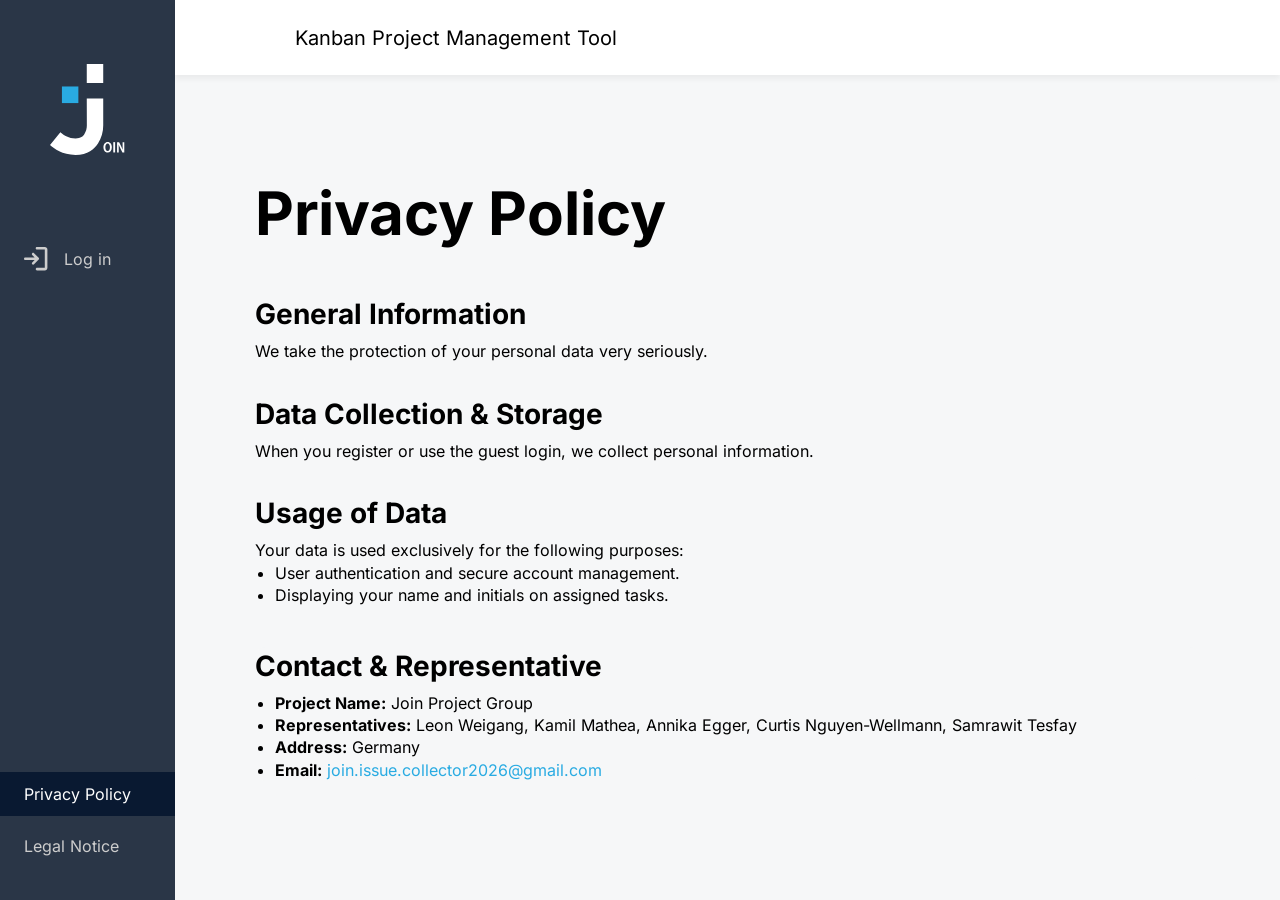
<file: html/privacy-policy-external.html>
<!doctype html>
<html lang="en">
  <head>
    <meta charset="UTF-8" />
    <meta name="viewport" content="width=device-width, initial-scale=1.0" />
    <title>Privacy Policy | Join</title>
    <link
      rel="icon"
      href="../assets/icons/join-logo-white.svg"
      type="image/svg+xml"
    />

    <link rel="stylesheet" href="../styles/variables.css" />
    <link rel="stylesheet" href="../styles/standard.css" />
    <link rel="stylesheet" href="../styles/fonts.css" />
    <link rel="stylesheet" href="../styles/assets.css" />
    <link rel="stylesheet" href="../styles/buttons.css" />
    <link rel="stylesheet" href="../styles/templates.css" />
    <link rel="stylesheet" href="../styles/templates-responsive.css" />
    <link rel="stylesheet" href="../styles/privacy-policy.css" />
  </head>
  <body>
    <section class="sidebar">
      <div class="sidebar-logo">
        <img src="../assets/icons/join-logo-white.svg" alt="Join Logo" />
      </div>

      <nav class="sidebar-nav">
        <ul class="nav-list">
          <li class="nav-login-item">
            <a href="../index.html" class="nav-link">
              <svg
                class="nav-icon"
                viewBox="0 0 20 20"
                fill="currentColor"
                xmlns="http://www.w3.org/2000/svg"
              >
                <path
                  d="M10.8333 19.5C10.5264 19.5 10.2691 19.3962 10.0615 19.1885C9.85382 18.9809 9.75 18.7236 9.75 18.4167C9.75 18.1097 9.85382 17.8524 10.0615 17.6448C10.2691 17.4372 10.5264 17.3333 10.8333 17.3333H17.3333V2.16667H10.8333C10.5264 2.16667 10.2691 2.06285 10.0615 1.85521C9.85382 1.64757 9.75 1.39028 9.75 1.08333C9.75 0.776389 9.85382 0.519097 10.0615 0.311458C10.2691 0.103819 10.5264 0 10.8333 0H17.3333C17.9292 0 18.4392 0.212153 18.8635 0.636458C19.2878 1.06076 19.5 1.57083 19.5 2.16667V17.3333C19.5 17.9292 19.2878 18.4392 18.8635 18.8635C18.4392 19.2878 17.9292 19.5 17.3333 19.5H10.8333ZM8.85625 10.8333H1.08333C0.776389 10.8333 0.519097 10.7295 0.311458 10.5219C0.103819 10.3142 0 10.0569 0 9.75C0 9.44306 0.103819 9.18576 0.311458 8.97813C0.519097 8.77049 0.776389 8.66667 1.08333 8.66667H8.85625L6.825 6.63542C6.62639 6.43681 6.52708 6.19306 6.52708 5.90417C6.52708 5.61528 6.62639 5.3625 6.825 5.14583C7.02361 4.92917 7.27639 4.81632 7.58333 4.80729C7.89028 4.79826 8.15208 4.90208 8.36875 5.11875L12.2417 8.99167C12.4583 9.20833 12.5667 9.46111 12.5667 9.75C12.5667 10.0389 12.4583 10.2917 12.2417 10.5083L8.36875 14.3813C8.15208 14.5979 7.89479 14.7017 7.59688 14.6927C7.29896 14.6837 7.04167 14.5708 6.825 14.3542C6.62639 14.1375 6.5316 13.8802 6.54063 13.5823C6.54965 13.2844 6.65347 13.0361 6.85208 12.8375L8.85625 10.8333Z"
                />
              </svg>
              <span>Log in</span>
            </a>
          </li>
          <li class="nav-bottom-start li-nav-link--privacy-policy-resp">
            <a href="privacy-policy-external.html" class="nav-link active">
              <span>Privacy Policy</span>
            </a>
          </li>
          <li class="li-nav-link--privacy-policy-resp">
            <a href="legal-notice-external.html" class="nav-link">
              <span>Legal Notice</span>
            </a>
          </li>
        </ul>
      </nav>
    </section>

    <header class="header">
      <a href="../index.html" class="header-logo-mobile">
        <img src="../assets/icons/join-logo-blue.svg" alt="Join Logo" />
      </a>
      <h1 class="header-title">Kanban Project Management Tool</h1>
    </header>

    <main class="main-content">
      <div class="privacy-container">
        <div class="help-title-row">
          <h1>Privacy Policy</h1>
          <a href="../index.html" class="back-arrow" aria-label="Go back">
            <img src="../assets/icons/blue-arrow-left.svg" alt="arrow icon" />
          </a>
        </div>
        <section>
          <h2>General Information</h2>
          <p>We take the protection of your personal data very seriously.</p>
        </section>
        <section>
          <h2>Data Collection & Storage</h2>
          <p>
            When you register or use the guest login, we collect personal
            information.
          </p>
        </section>
        <section>
          <h2>Usage of Data</h2>
          <p>Your data is used exclusively for the following purposes:</p>
          <ul>
            <li>User authentication and secure account management.</li>
            <li>Displaying your name and initials on assigned tasks.</li>
          </ul>
        </section>
        <section class="privacy-contact-section">
          <h2>Contact & Representative</h2>
          <ul>
            <li><strong>Project Name:</strong> Join Project Group</li>
            <li>
              <strong>Representatives:</strong> Leon Weigang, Kamil Mathea,
              Annika Egger, Curtis Nguyen-Wellmann, Samrawit Tesfay
            </li>
            <li><strong>Address:</strong> Germany</li>
            <li>
              <strong>Email:</strong>
              <a class="brand" href="mailto:join.issue.collector2026@gmail.com"
                >join.issue.collector2026@gmail.com</a
              >
            </li>
          </ul>
        </section>
      </div>
    </main>
  </body>
</html>
</file>
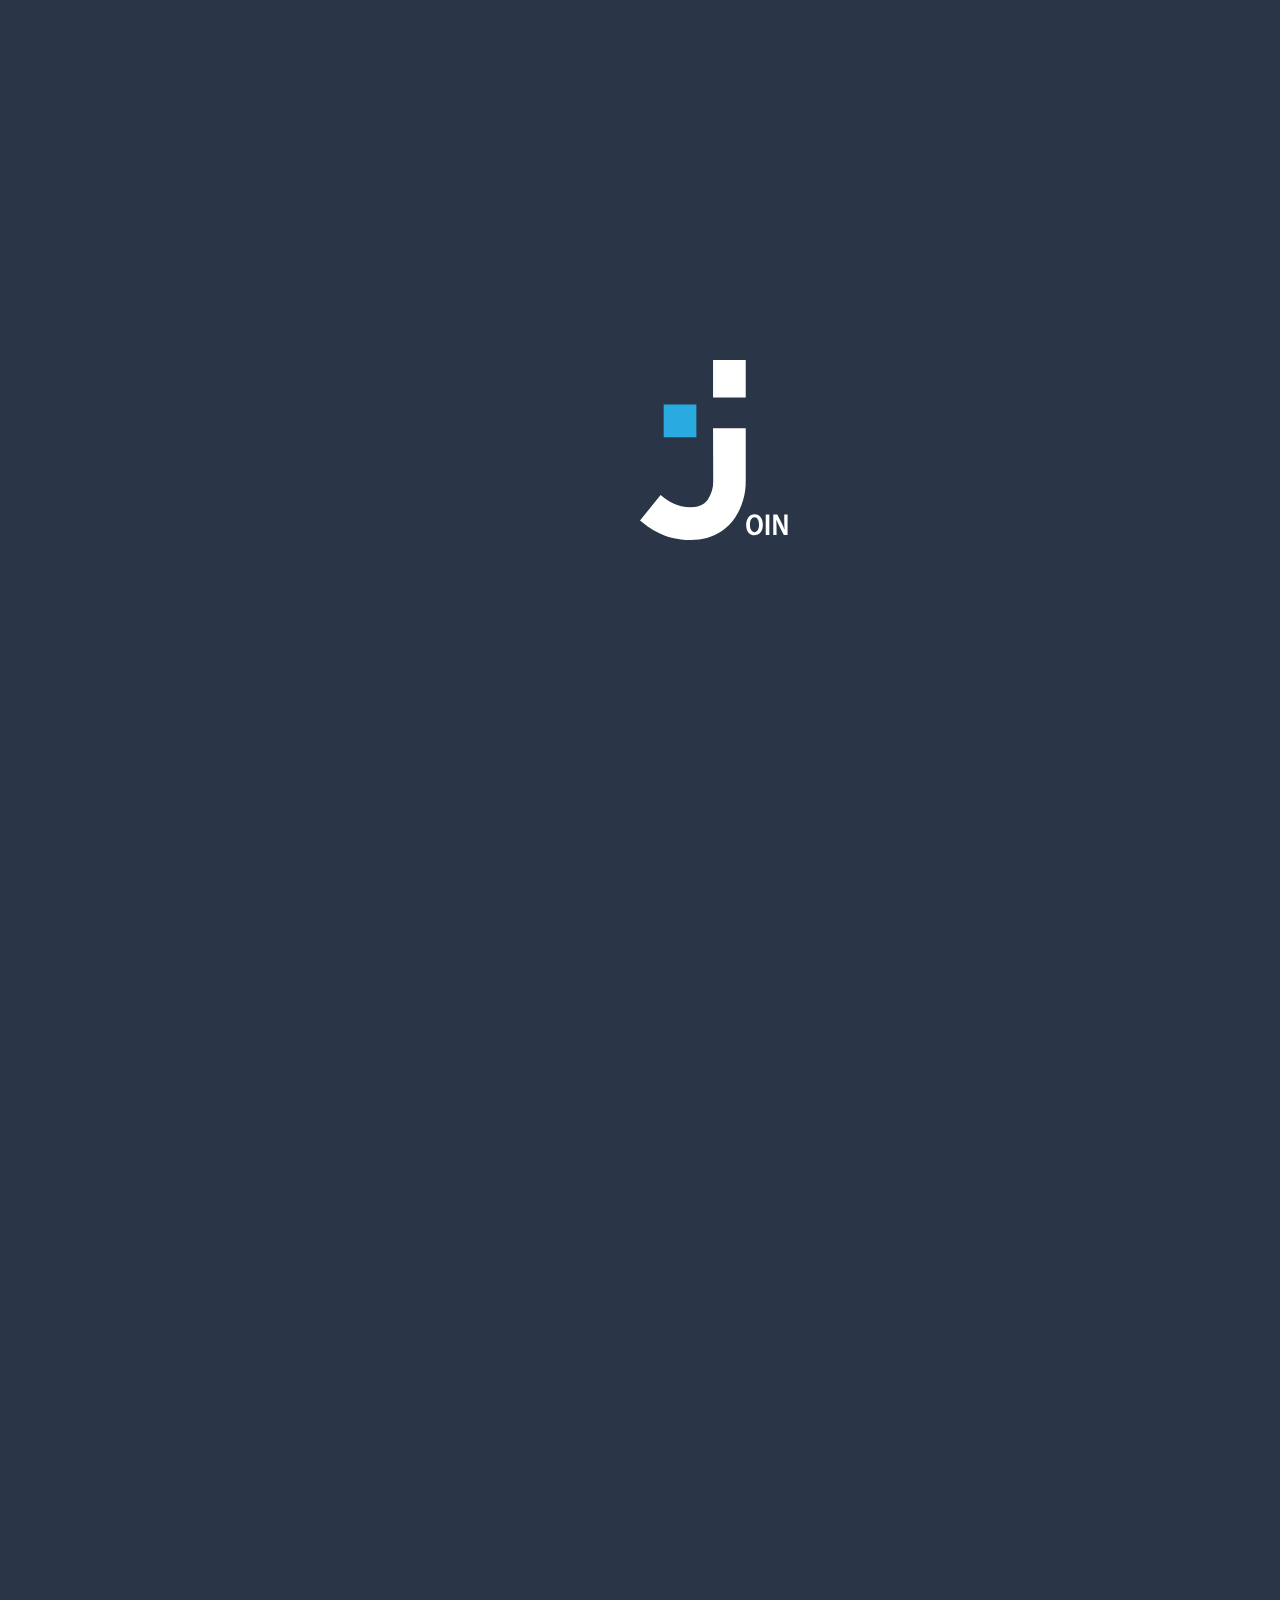
<file: html/privacy-policy.html>
<!doctype html>
<html lang="en">
  <head>
    <meta charset="UTF-8" />
    <meta name="viewport" content="width=device-width, initial-scale=1.0" />
    <title>Privacy Policy | Join</title>
    <link
      rel="icon"
      href="../assets/icons/join-logo-white.svg"
      type="image/svg+xml"
    />

    <link rel="stylesheet" href="../styles/variables.css" />
    <link rel="stylesheet" href="../styles/standard.css" />
    <link rel="stylesheet" href="../styles/fonts.css" />
    <link rel="stylesheet" href="../styles/assets.css" />
    <link rel="stylesheet" href="../styles/buttons.css" />
    <link rel="stylesheet" href="../styles/templates.css" />
    <link rel="stylesheet" href="../styles/templates-responsive.css" />
    <link rel="stylesheet" href="../styles/privacy-policy.css" />
    <script src="../scripts/header.js" defer></script>
    <script src="../script.js" defer></script>
  </head>
  <body onload="initHelpPrivacyPolicyLegalNotice()">
    <section class="sidebar">
      <div class="sidebar-logo">
        <img src="../assets/icons/join-logo-white.svg" alt="Join Logo" />
      </div>

      <nav class="sidebar-nav">
        <ul class="nav-list">
          <li>
            <a href="summary.html" class="nav-link">
              <svg
                class="nav-icon"
                width="30"
                height="30"
                viewBox="0 0 30 30"
                fill="none"
                xmlns="http://www.w3.org/2000/svg"
              >
                <path
                  d="M25.2273 2.5H4.77273H4.5C3.39543 2.5 2.5 3.39573 2.5 4.5003C2.5 4.68009 2.5 4.80746 2.5 4.83997V25.2945V25.5C2.5 26.6046 3.39572 27.5 4.50029 27.5C4.64377 27.5 4.74401 27.5 4.77272 27.5H25.2273C25.256 27.5 25.3562 27.5 25.4997 27.5C26.6043 27.5 27.5 26.6041 27.5 25.4995C27.5 25.3927 27.5 25.3188 27.5 25.2945V4.83994C27.5 4.80744 27.5 4.68008 27.5 4.5003C27.5 3.39573 26.6043 2.5 25.4997 2.5C25.3562 2.5 25.256 2.5 25.2273 2.5ZM17.2727 25.2945H4.77273V16.2036H17.2727V25.2945ZM17.2727 13.9309H4.77273V4.83997L17.2727 4.83994V13.9309ZM25.2273 25.2945H19.5455V4.83997H25.2273V25.2945Z"
                  fill="#cdcdcd"
                />
              </svg>
              <span>Summary</span>
            </a>
          </li>
          <li>
            <a href="add-task.html" class="nav-link">
              <svg
                class="nav-icon"
                width="30"
                height="30"
                viewBox="0 0 30 30"
                fill="none"
                xmlns="http://www.w3.org/2000/svg"
              >
                <mask
                  id="mask0_464124_3868"
                  style="mask-type: alpha"
                  maskUnits="userSpaceOnUse"
                  x="0"
                  y="0"
                  width="30"
                  height="30"
                >
                  <rect width="30" height="30" fill="#D9D9D9" />
                </mask>
                <g mask="url(#mask0_464124_3868)">
                  <path
                    d="M4.62652 27.2024C3.95579 27.2024 3.38161 26.9635 2.90396 26.4859C2.42632 26.0083 2.1875 25.4341 2.1875 24.7633V7.69017C2.1875 7.01944 2.42632 6.44525 2.90396 5.96761C3.38161 5.48996 3.95579 5.25114 4.62652 5.25114H15.5107L13.0716 7.69017H4.62652V24.7633H21.6997V16.2877L24.1387 13.8487V24.7633C24.1387 25.4341 23.8999 26.0083 23.4223 26.4859C22.9446 26.9635 22.3704 27.2024 21.6997 27.2024H4.62652ZM18.2546 5.95236L19.9924 7.65968L11.9436 15.7085V17.4463H13.6509L21.7302 9.367L23.468 11.0743L15.3887 19.1536C15.1651 19.3772 14.906 19.555 14.6113 19.6871C14.3166 19.8192 14.0066 19.8853 13.6814 19.8853H10.7241C10.3786 19.8853 10.0889 19.7684 9.85518 19.5347C9.62144 19.3009 9.50457 19.0113 9.50457 18.6658V15.7085C9.50457 15.3833 9.56555 15.0733 9.6875 14.7786C9.80945 14.4839 9.98222 14.2247 10.2058 14.0011L18.2546 5.95236ZM23.468 11.0743L18.2546 5.95236L21.3034 2.90358C21.7912 2.41578 22.3755 2.17188 23.0564 2.17188C23.7373 2.17188 24.3115 2.41578 24.779 2.90358L26.4863 4.64139C26.9538 5.10887 27.1875 5.67797 27.1875 6.3487C27.1875 7.01944 26.9538 7.58854 26.4863 8.05602L23.468 11.0743Z"
                    fill="#CDCDCD"
                  />
                </g>
              </svg>

              <span>Add Task</span>
            </a>
          </li>
          <li>
            <a href="board.html" class="nav-link">
              <svg
                class="nav-icon"
                width="30"
                height="30"
                viewBox="0 0 30 30"
                fill="none"
                xmlns="http://www.w3.org/2000/svg"
              >
                <path
                  d="M22.9544 4.77273L22.9545 25.2271C22.9538 25.8296 22.7142 26.4074 22.2881 26.8334C21.862 27.2595 21.2843 27.4992 20.6817 27.4998L16.1363 27.4998C15.5338 27.4992 14.956 27.2595 14.53 26.8334C14.1039 26.4074 13.8642 25.8296 13.8636 25.2271L13.8636 4.77273C13.8642 4.17015 14.1039 3.59243 14.53 3.16635C14.956 2.74026 15.5338 2.50062 16.1363 2.50002L20.6817 2.50002C21.2843 2.50062 21.862 2.74026 22.2881 3.16635C22.7142 3.59243 22.9538 4.17015 22.9544 4.77273ZM16.1363 25.2271L20.6817 25.2271L20.6817 4.77273L16.1363 4.77273L16.1363 25.2271ZM16.1363 4.77273L16.1363 25.2271C16.1357 25.8296 15.8961 26.4073 15.47 26.8334C15.0439 27.2595 14.4662 27.4991 13.8636 27.4997L9.31823 27.4997C8.71566 27.4991 8.13794 27.2595 7.71185 26.8334C7.28577 26.4073 7.04613 25.8296 7.04553 25.227L7.04553 4.7727C7.04613 4.17013 7.28577 3.59241 7.71185 3.16632C8.13793 2.74024 8.71566 2.5006 9.31823 2.5L13.8636 2.5C14.4662 2.5006 15.0439 2.74024 15.47 3.16632C15.8961 3.59241 16.1357 4.17015 16.1363 4.77273ZM9.31823 25.227L13.8636 25.2271L13.8636 4.77273L9.31823 4.7727L9.31823 25.227ZM9.31823 4.7727L9.31823 25.227C9.31763 25.8296 9.07799 26.4073 8.65191 26.8334C8.22582 27.2595 7.6481 27.4991 7.04553 27.4997L2.50012 27.4997C1.89755 27.4991 1.31983 27.2595 0.893741 26.8334C0.467657 26.4073 0.228019 25.8296 0.227417 25.227L0.227416 4.7727C0.228018 4.17013 0.467656 3.59241 0.89374 3.16632C1.31982 2.74024 1.89755 2.5006 2.50012 2.5L7.04553 2.5C7.6481 2.5006 8.22582 2.74024 8.6519 3.16632C9.07799 3.59241 9.31763 4.17013 9.31823 4.7727ZM2.50012 25.227L7.04553 25.227L7.04553 4.7727L2.50012 4.7727L2.50012 25.227Z"
                  fill="#CDCDCD"
                />
                <path
                  d="M29.7726 4.77298L29.7726 25.2273C29.772 25.8299 29.5323 26.4076 29.1062 26.8337C28.6802 27.2598 28.1024 27.4994 27.4999 27.5L22.9545 27.5C22.3519 27.4994 21.7742 27.2598 21.3481 26.8337C20.922 26.4076 20.6824 25.8296 20.6817 25.2271L20.6817 4.77273C20.6823 4.17015 20.922 3.59268 21.3481 3.1666C21.7742 2.74051 22.3519 2.50088 22.9544 2.50027L27.4999 2.50027C28.1024 2.50088 28.6801 2.74051 29.1062 3.1666C29.5323 3.59268 29.772 4.1704 29.7726 4.77298ZM22.9545 25.2271L27.4999 25.2273L27.4999 4.77298L22.9544 4.77273L22.9545 25.2271Z"
                  fill="#CDCDCD"
                />
              </svg>

              <span>Board</span>
            </a>
          </li>
          <li>
            <a href="contacts.html" class="nav-link">
              <svg
                class="nav-icon"
                width="30"
                height="30"
                viewBox="0 0 30 30"
                fill="none"
                xmlns="http://www.w3.org/2000/svg"
              >
                <mask
                  id="mask0_464124_3880"
                  style="mask-type: alpha"
                  maskUnits="userSpaceOnUse"
                  x="0"
                  y="0"
                  width="30"
                  height="30"
                >
                  <rect width="30" height="30" fill="#D9D9D9" />
                </mask>
                <g mask="url(#mask0_464124_3880)">
                  <path
                    d="M15 22.5C13.8333 22.5 12.7188 22.6823 11.6563 23.0469C10.5938 23.4115 9.625 23.9583 8.75 24.6875V25H21.25V24.6875C20.375 23.9583 19.4062 23.4115 18.3438 23.0469C17.2812 22.6823 16.1667 22.5 15 22.5ZM6.25 23.5625C7.375 22.4583 8.68229 21.5885 10.1719 20.9531C11.6615 20.3177 13.2708 20 15 20C16.7292 20 18.3385 20.3177 19.8281 20.9531C21.3177 21.5885 22.625 22.4583 23.75 23.5625V7.5H6.25V23.5625ZM15 17.5C13.7917 17.5 12.7604 17.0729 11.9062 16.2188C11.0521 15.3646 10.625 14.3333 10.625 13.125C10.625 11.9167 11.0521 10.8854 11.9062 10.0312C12.7604 9.17708 13.7917 8.75 15 8.75C16.2083 8.75 17.2396 9.17708 18.0938 10.0312C18.9479 10.8854 19.375 11.9167 19.375 13.125C19.375 14.3333 18.9479 15.3646 18.0938 16.2188C17.2396 17.0729 16.2083 17.5 15 17.5ZM15 15C15.5208 15 15.9635 14.8177 16.3281 14.4531C16.6927 14.0885 16.875 13.6458 16.875 13.125C16.875 12.6042 16.6927 12.1615 16.3281 11.7969C15.9635 11.4323 15.5208 11.25 15 11.25C14.4792 11.25 14.0365 11.4323 13.6719 11.7969C13.3073 12.1615 13.125 12.6042 13.125 13.125C13.125 13.6458 13.3073 14.0885 13.6719 14.4531C14.0365 14.8177 14.4792 15 15 15ZM6.25 27.5C5.5625 27.5 4.97396 27.2552 4.48438 26.7656C3.99479 26.276 3.75 25.6875 3.75 25V7.5C3.75 6.8125 3.99479 6.22396 4.48438 5.73438C4.97396 5.24479 5.5625 5 6.25 5H7.5V2.5H10V5H20V2.5H22.5V5H23.75C24.4375 5 25.026 5.24479 25.5156 5.73438C26.0052 6.22396 26.25 6.8125 26.25 7.5V25C26.25 25.6875 26.0052 26.276 25.5156 26.7656C25.026 27.2552 24.4375 27.5 23.75 27.5H6.25Z"
                    fill="#CDCDCD"
                  />
                </g>
              </svg>

              <span>Contacts</span>
            </a>
          </li>
        </ul>
      </nav>

      <div class="sidebar-footer">
        <a href="privacy-policy.html" class="footer-link active"
          >Privacy Policy</a
        >
        <a href="legal-notice.html" class="footer-link">Legal notice</a>
      </div>
    </section>

    <header class="header">
      <a href="summary.html" class="header-logo-mobile">
        <img src="../assets/icons/join-logo-blue.svg" alt="Join Logo" />
      </a>
      <h1 class="header-title">Kanban Project Management Tool</h1>
      <div class="header-actions">
        <a href="help.html" class="nav-link header-help-link">
          <img
            class="nav-icon"
            src="../assets/icons/help-logo.svg"
            alt="help icon"
          />
        </a>
        <div class="header-user-area">
          <div
            class="header-avatar"
            id="header-avatar"
            onclick="toggleDropdown()"
          ></div>
          <div id="dropdown" class="dropdown-content d-none">
            <a href="help.html" class="dropdown-help-link">Help</a>
            <a href="legal-notice.html">Legal Notice</a>
            <a href="privacy-policy.html">Privacy Policy</a>
            <a onclick="logout()">Log out</a>
          </div>
        </div>
      </div>
    </header>

    <main class="main-content">
      <div class="privacy-container">
        <div class="help-title-row">
          <h1>Privacy Policy</h1>
          <a href="summary.html" class="back-arrow" aria-label="Go back">
            <img src="../assets/icons/blue-arrow-left.svg" alt="arrow icon" />
          </a>
        </div>
        <section>
          <h2>General Information</h2>
          <p>We take the protection of your personal data very seriously.</p>
        </section>
        <section>
          <h2>Data Collection & Storage</h2>
          <p>
            When you register or use the guest login, we collect personal
            information.
          </p>
        </section>
        <section>
          <h2>Usage of Data</h2>
          <p>Your data is used exclusively for the following purposes:</p>
          <ul>
            <li>User authentication and secure account management.</li>
            <li>Displaying your name and initials on assigned tasks.</li>
          </ul>
        </section>
        <section class="privacy-contact-section">
          <h2>Contact & Representative</h2>
          <ul>
            <li><strong>Project Name:</strong> Join Project Group</li>
            <li>
              <strong>Representatives:</strong> Leon Weigang, Kamil Mathea,
              Annika Egger, Curtis Nguyen-Wellmann, Samrawit Tesfay
            </li>
            <li><strong>Address:</strong> Germany</li>
            <li>
              <strong>Email:</strong>
              <a class="brand" href="mailto:join.issue.collector2026@gmail.com"
                >join.issue.collector2026@gmail.com</a
              >
            </li>
          </ul>
        </section>
      </div>
    </main>
  </body>
</html>
</file>
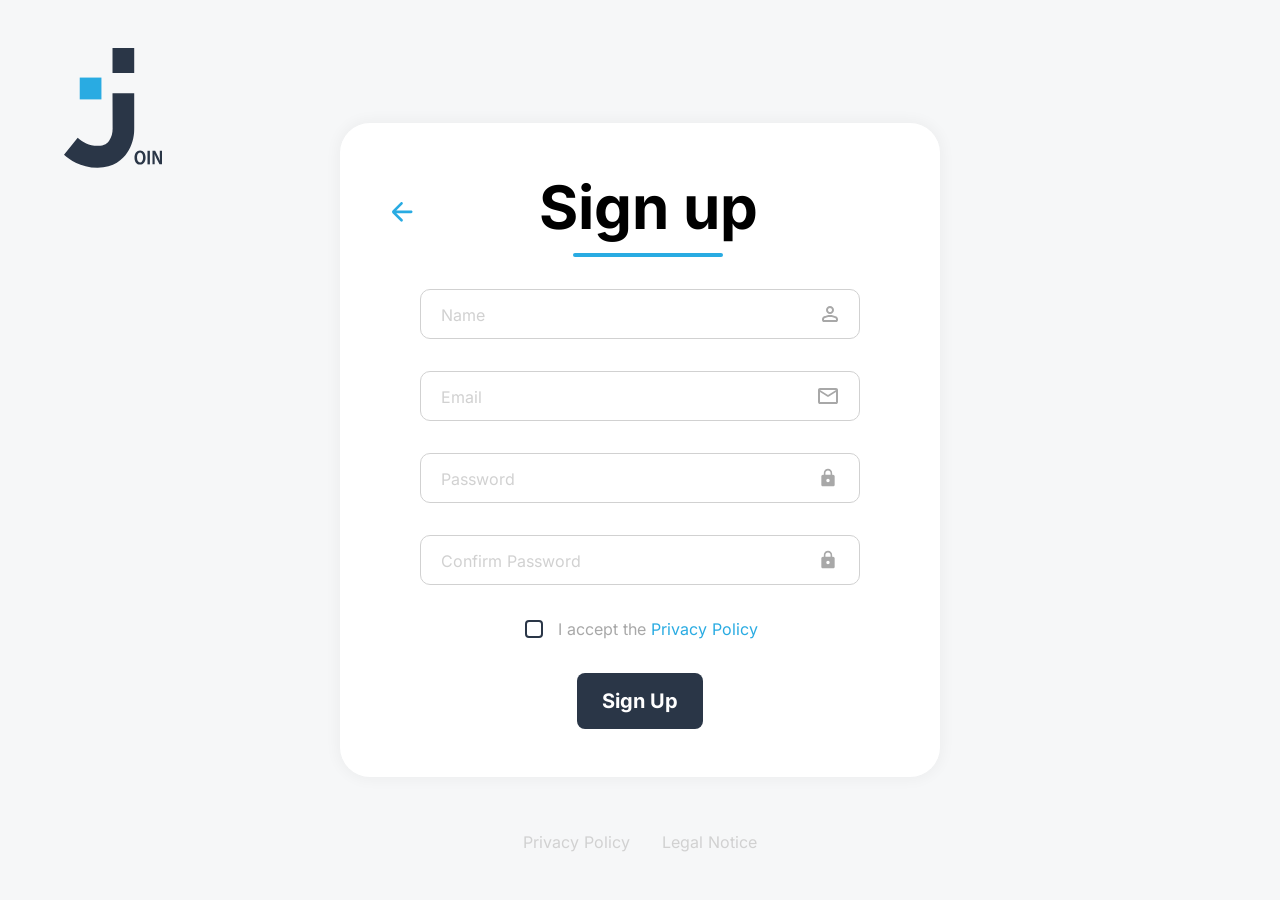
<file: html/signup.html>
<!doctype html>
<html lang="en">
  <head>
    <meta charset="UTF-8" />
    <meta name="viewport" content="width=device-width, initial-scale=1.0" />
    <title>Sign Up</title>
    <link
      rel="icon"
      href="../assets/icons/join-logo-white.svg"
      type="image/svg+xml"
    />

    <script src="../scripts/signup.js" defer></script>

    <link rel="stylesheet" href="../styles/variables.css" />
    <link rel="stylesheet" href="../styles/standard.css" />
    <link rel="stylesheet" href="../styles/fonts.css" />
    <link rel="stylesheet" href="../styles/assets.css" />
    <link rel="stylesheet" href="../styles/buttons.css" />
    <link rel="stylesheet" href="../styles/index.css" />
    <link rel="stylesheet" href="../styles/index-responsive.css" />
    <link rel="stylesheet" href="../styles/templates.css" />
    <link rel="stylesheet" href="../styles/templates-responsive.css" />
  </head>
  <body onload="initSignup()">
    <header>
      <img
        class="join-logo-blue"
        src="../assets/icons/join-logo-blue.svg"
        alt="logo"
      />
    </header>

    <main>
      <form
        onsubmit="submitSignupForm(event)"
        class="form-container signup-container"
        id="signup-form"
        novalidate
      >
        <div class="form-headline-container form-headline-container-signup">
          <a href="../index.html" class="blue-arrow-left-btn">
            <img
              src="../assets/icons/blue-arrow-left.svg"
              alt="Back to login"
            />
          </a>
          <div class="headline-wrapper">
            <h1>Sign up</h1>
            <div class="h1-underline"></div>
          </div>
        </div>

        <section class="input-fields input-fields-signup">
          <div
            class="input-wrapper required"
            data-message="Please enter a name"
          >
            <input
              aria-label="name"
              oninput="checkInputValidityOnInput('name')"
              onblur="checkInputValidityOnBlur('name')"
              class="form-input form-input-name"
              id="signup-name"
              placeholder="Name"
              type="text"
              pattern=".*\S.*"
              required
            />
          </div>

          <div
            id="input-wrapper--signup-mail"
            class="input-wrapper required"
            data-message="Please enter a valid email"
          >
            <input
              aria-label="email"
              oninput="checkInputValidityOnInput('email')"
              onblur="checkInputValidityOnBlur('email')"
              class="form-input form-input-email"
              id="signup-email"
              placeholder="Email"
              type="email"
              pattern="[^@\s]+@[^@\s]+\.[a-zA-Z]{2,}"
              required
            />
          </div>

          <div
            class="input-wrapper required input-with-icon"
            data-message="Password must be at least 6 characters"
          >
            <div class="input-with-icon">
              <input
                aria-label="password"
                oninput="checkInputValidityOnInput('password')"
                onblur="checkInputValidityOnBlur('password')"
                class="form-input form-input-password"
                id="signup-password"
                placeholder="Password"
                type="password"
                required
                pattern="\S+"
                minlength="6"
              />
              <button
                type="button"
                class="password-toggle"
                id="toggle-password"
                aria-label="Show password"
                onclick="togglePassword('signup-password', 'toggle-password')"
              ></button>
            </div>
          </div>

          <div
            class="input-wrapper required"
            data-message="Your passwords don't match. Please try again."
          >
            <div class="input-with-icon">
              <input
                aria-label="confirm password"
                oninput="checkInputValidityOnInput('confirm-password')"
                onblur="checkInputValidityOnBlur('confirm-password')"
                class="form-input form-input-confirm-password"
                id="signup-confirm-password"
                placeholder="Confirm Password"
                type="password"
                required
                pattern="\S+"
                minlength="6"
              />
              <button
                type="button"
                class="password-toggle"
                id="toggle-confirm"
                aria-label="Show password"
                onclick="
                  togglePassword('signup-confirm-password', 'toggle-confirm')
                "
              ></button>
            </div>
          </div>
        </section>

        <div
          data-message="Please accept the privacy policy"
          id="signup-checkbox-container"
          class="accept-privacy-container required"
        >
          <div class="checkbox-container">
            <input
              aria-label="accept privacy policy"
              oninput="checkInputValidityOnInput('privacy-checkbox')"
              id="signup-privacy-checkbox"
              class="accept-checkbox"
              type="checkbox"
              required
            />
          </div>
          <p>
            I accept the
            <a href="../html/privacy-policy-external.html">Privacy Policy</a>
          </p>
        </div>

        <button
          type="submit"
          class="button button-login button-blue"
          id="signup-btn"
        >
          Sign Up
        </button>
      </form>
    </main>

    <footer>
      <nav class="footer-nav">
        <a href="../html/privacy-policy-external.html">Privacy Policy</a>
        <a href="../html/legal-notice-external.html">Legal Notice</a>
      </nav>
    </footer>
    <div id="success-toast" class="success-toast">
      You signed up successfully
    </div>
  </body>
</html>
</file>
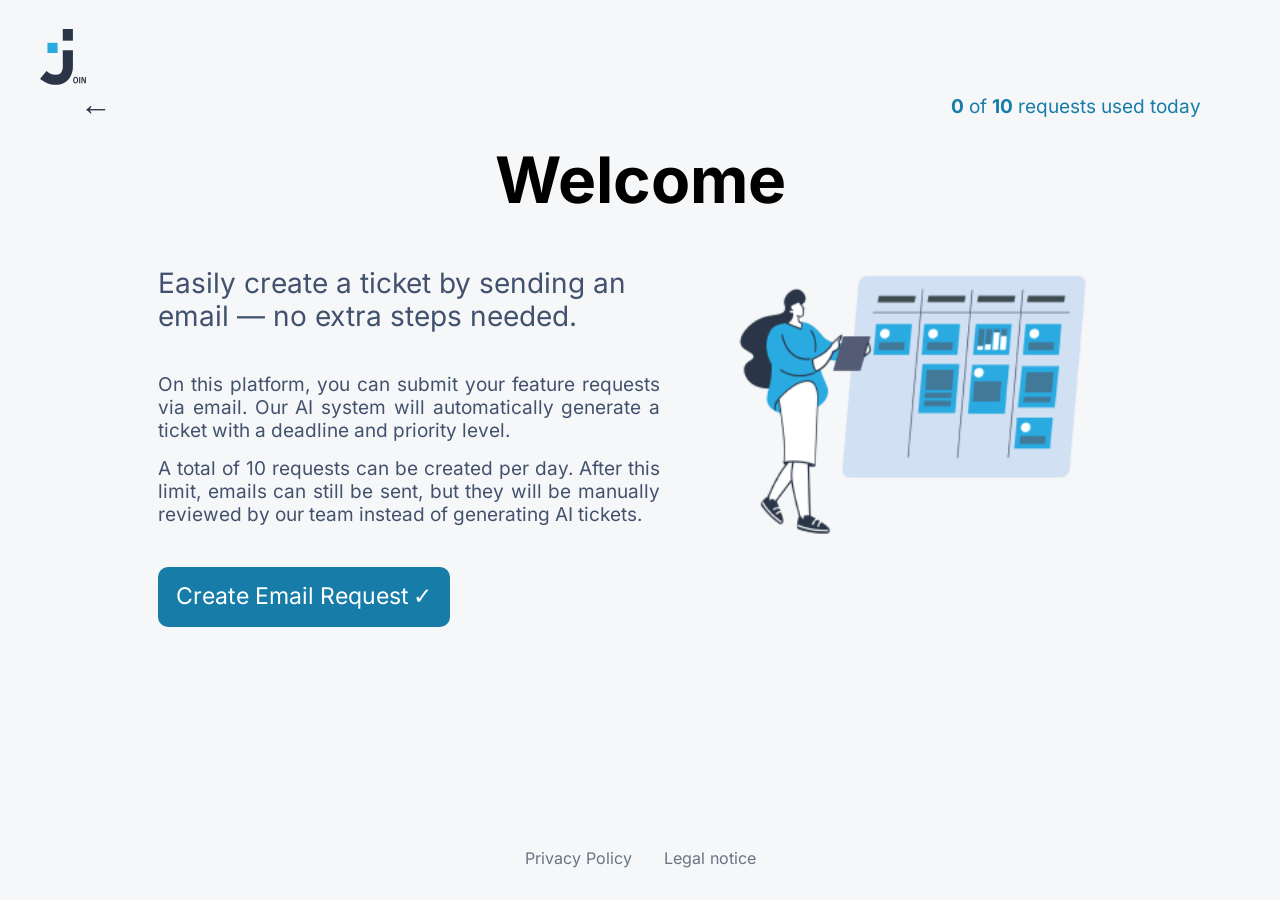
<file: html/stakeholder.html>
<!doctype html>
<html lang="en">
<head>
  <meta charset="UTF-8" />
  <meta name="viewport" content="width=device-width, initial-scale=1" />
  <title>Create request | Join</title>
  <link rel="icon" href="../assets/icons/join-logo-blue.svg" type="image/svg+xml" />
  <link rel="stylesheet" href="../styles/fonts.css" />
  <link rel="stylesheet" href="../styles/stakeholder.css" />
  <script src="../scripts/stakeholder.js" defer></script>
</head>
<body>
  <header class="stakeholder-header">
    <a href="../index.html" aria-label="Join home"><img src="../assets/icons/join-logo-blue.svg" alt="Join" /></a>
  </header>
  <main>
    <div class="request-topbar">
      <a class="back-link" href="../index.html" aria-label="Back to Welcome">&#8592;</a>
      <p id="limit-status" aria-live="polite"><strong>0</strong> of <strong>10</strong> requests used today</p>
    </div>
    <h1>Welcome</h1>
    <section class="request-content" aria-label="Create an email request">
      <h2>Easily create a ticket by sending an email — no extra steps needed.</h2>
      <img class="request-illustration" src="../assets/imgs/figma-request-board.png" alt="A person preparing a request next to a Kanban board" />
      <div class="request-copy">
        <p>On this platform, you can submit your feature requests via email. Our AI system will automatically generate a ticket with a deadline and priority level.</p>
        <p>A total of 10 requests can be created per day. After this limit, emails can still be sent, but they will be manually reviewed by our team instead of generating AI tickets.</p>
        <a id="request-email-link" class="primary-action" href="mailto:join.issue.collector2026@gmail.com?subject=Join%20Feature%20Request"><span class="desktop-action-label">Create Email Request</span><span class="mobile-action-label">Create request</span><span class="action-check" aria-hidden="true">✓</span></a>
        <p id="limit-copy" class="status-note" aria-live="polite"></p>
      </div>
    </section>
  </main>
  <footer><a href="privacy-policy-external.html">Privacy Policy</a><a href="legal-notice-external.html">Legal notice</a></footer>
</body>
</html>
</file>
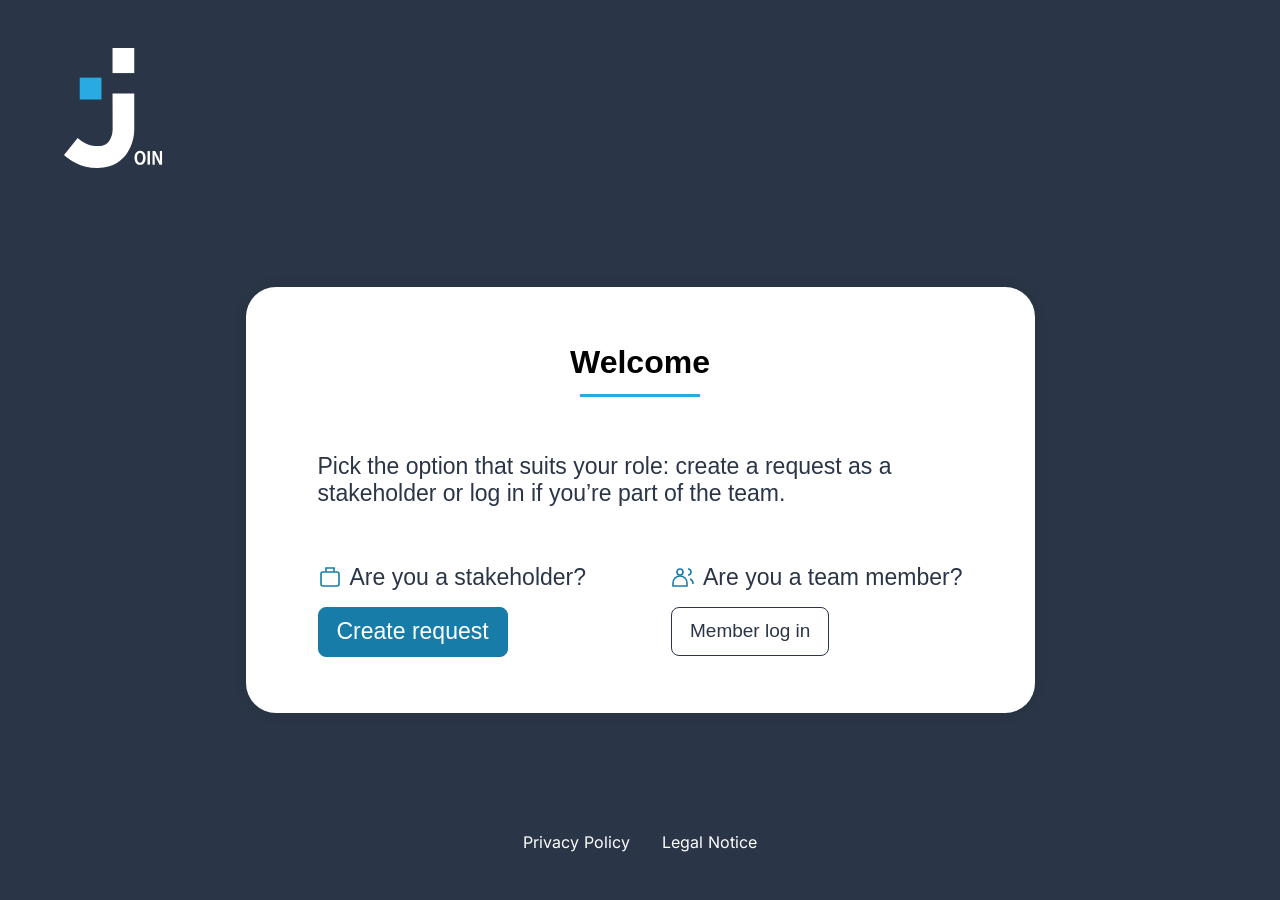
<file: html/summary.html>
<!doctype html>
<html lang="en">
  <head>
    <meta charset="UTF-8" />
    <meta name="viewport" content="width=device-width, initial-scale=1.0" />
    <title>Summary | Join</title>

    <link
      rel="icon"
      href="../assets/icons/join-logo-white.svg"
      type="image/svg+xml"
    />
    <link rel="stylesheet" href="../styles/variables.css" />
    <link rel="stylesheet" href="../styles/standard.css" />
    <link rel="stylesheet" href="../styles/fonts.css" />
    <link rel="stylesheet" href="../styles/assets.css" />
    <link rel="stylesheet" href="../styles/buttons.css" />
    <link rel="stylesheet" href="../styles/templates.css" />
    <link rel="stylesheet" href="../styles/templates-responsive.css" />
    <link rel="stylesheet" href="../styles/summary.css" />
    <link rel="stylesheet" href="../styles/summary-responsive.css" />
    <link rel="stylesheet" href="../styles/feedback.css" />
    <script src="../script.js"></script>
    <script src="../scripts/header.js" defer></script>
    <script src="../scripts/summary.js" defer></script>
  </head>
  <body>
    <section class="sidebar">
      <div class="sidebar-logo">
        <img src="../assets/icons/join-logo-white.svg" alt="Join Logo" />
      </div>
      <nav class="sidebar-nav">
        <ul class="nav-list">
          <li>
            <a href="summary.html" class="nav-link active">
              <svg
                class="nav-icon"
                width="30"
                height="30"
                viewBox="0 0 30 30"
                fill="none"
                xmlns="http://www.w3.org/2000/svg"
              >
                <path
                  d="M25.2273 2.5H4.77273H4.5C3.39543 2.5 2.5 3.39573 2.5 4.5003C2.5 4.68009 2.5 4.80746 2.5 4.83997V25.2945V25.5C2.5 26.6046 3.39572 27.5 4.50029 27.5C4.64377 27.5 4.74401 27.5 4.77272 27.5H25.2273C25.256 27.5 25.3562 27.5 25.4997 27.5C26.6043 27.5 27.5 26.6041 27.5 25.4995C27.5 25.3927 27.5 25.3188 27.5 25.2945V4.83994C27.5 4.80744 27.5 4.68008 27.5 4.5003C27.5 3.39573 26.6043 2.5 25.4997 2.5C25.3562 2.5 25.256 2.5 25.2273 2.5ZM17.2727 25.2945H4.77273V16.2036H17.2727V25.2945ZM17.2727 13.9309H4.77273V4.83997L17.2727 4.83994V13.9309ZM25.2273 25.2945H19.5455V4.83997H25.2273V25.2945Z"
                  fill="#cdcdcd"
                />
              </svg>
              <span>Summary</span>
            </a>
          </li>
          <li>
            <a href="add-task.html" class="nav-link">
              <svg
                class="nav-icon"
                width="30"
                height="30"
                viewBox="0 0 30 30"
                fill="none"
                xmlns="http://www.w3.org/2000/svg"
              >
                <mask
                  id="mask0_464124_3868"
                  style="mask-type: alpha"
                  maskUnits="userSpaceOnUse"
                  x="0"
                  y="0"
                  width="30"
                  height="30"
                >
                  <rect width="30" height="30" fill="#D9D9D9" />
                </mask>
                <g mask="url(#mask0_464124_3868)">
                  <path
                    d="M4.62652 27.2024C3.95579 27.2024 3.38161 26.9635 2.90396 26.4859C2.42632 26.0083 2.1875 25.4341 2.1875 24.7633V7.69017C2.1875 7.01944 2.42632 6.44525 2.90396 5.96761C3.38161 5.48996 3.95579 5.25114 4.62652 5.25114H15.5107L13.0716 7.69017H4.62652V24.7633H21.6997V16.2877L24.1387 13.8487V24.7633C24.1387 25.4341 23.8999 26.0083 23.4223 26.4859C22.9446 26.9635 22.3704 27.2024 21.6997 27.2024H4.62652ZM18.2546 5.95236L19.9924 7.65968L11.9436 15.7085V17.4463H13.6509L21.7302 9.367L23.468 11.0743L15.3887 19.1536C15.1651 19.3772 14.906 19.555 14.6113 19.6871C14.3166 19.8192 14.0066 19.8853 13.6814 19.8853H10.7241C10.3786 19.8853 10.0889 19.7684 9.85518 19.5347C9.62144 19.3009 9.50457 19.0113 9.50457 18.6658V15.7085C9.50457 15.3833 9.56555 15.0733 9.6875 14.7786C9.80945 14.4839 9.98222 14.2247 10.2058 14.0011L18.2546 5.95236ZM23.468 11.0743L18.2546 5.95236L21.3034 2.90358C21.7912 2.41578 22.3755 2.17188 23.0564 2.17188C23.7373 2.17188 24.3115 2.41578 24.779 2.90358L26.4863 4.64139C26.9538 5.10887 27.1875 5.67797 27.1875 6.3487C27.1875 7.01944 26.9538 7.58854 26.4863 8.05602L23.468 11.0743Z"
                    fill="#CDCDCD"
                  />
                </g>
              </svg>

              <span>Add Task</span>
            </a>
          </li>
          <li>
            <a href="board.html" class="nav-link">
              <svg
                class="nav-icon"
                width="30"
                height="30"
                viewBox="0 0 30 30"
                fill="none"
                xmlns="http://www.w3.org/2000/svg"
              >
                <path
                  d="M22.9544 4.77273L22.9545 25.2271C22.9538 25.8296 22.7142 26.4074 22.2881 26.8334C21.862 27.2595 21.2843 27.4992 20.6817 27.4998L16.1363 27.4998C15.5338 27.4992 14.956 27.2595 14.53 26.8334C14.1039 26.4074 13.8642 25.8296 13.8636 25.2271L13.8636 4.77273C13.8642 4.17015 14.1039 3.59243 14.53 3.16635C14.956 2.74026 15.5338 2.50062 16.1363 2.50002L20.6817 2.50002C21.2843 2.50062 21.862 2.74026 22.2881 3.16635C22.7142 3.59243 22.9538 4.17015 22.9544 4.77273ZM16.1363 25.2271L20.6817 25.2271L20.6817 4.77273L16.1363 4.77273L16.1363 25.2271ZM16.1363 4.77273L16.1363 25.2271C16.1357 25.8296 15.8961 26.4073 15.47 26.8334C15.0439 27.2595 14.4662 27.4991 13.8636 27.4997L9.31823 27.4997C8.71566 27.4991 8.13794 27.2595 7.71185 26.8334C7.28577 26.4073 7.04613 25.8296 7.04553 25.227L7.04553 4.7727C7.04613 4.17013 7.28577 3.59241 7.71185 3.16632C8.13793 2.74024 8.71566 2.5006 9.31823 2.5L13.8636 2.5C14.4662 2.5006 15.0439 2.74024 15.47 3.16632C15.8961 3.59241 16.1357 4.17015 16.1363 4.77273ZM9.31823 25.227L13.8636 25.2271L13.8636 4.77273L9.31823 4.7727L9.31823 25.227ZM9.31823 4.7727L9.31823 25.227C9.31763 25.8296 9.07799 26.4073 8.65191 26.8334C8.22582 27.2595 7.6481 27.4991 7.04553 27.4997L2.50012 27.4997C1.89755 27.4991 1.31983 27.2595 0.893741 26.8334C0.467657 26.4073 0.228019 25.8296 0.227417 25.227L0.227416 4.7727C0.228018 4.17013 0.467656 3.59241 0.89374 3.16632C1.31982 2.74024 1.89755 2.5006 2.50012 2.5L7.04553 2.5C7.6481 2.5006 8.22582 2.74024 8.6519 3.16632C9.07799 3.59241 9.31763 4.17013 9.31823 4.7727ZM2.50012 25.227L7.04553 25.227L7.04553 4.7727L2.50012 4.7727L2.50012 25.227Z"
                  fill="#CDCDCD"
                />
                <path
                  d="M29.7726 4.77298L29.7726 25.2273C29.772 25.8299 29.5323 26.4076 29.1062 26.8337C28.6802 27.2598 28.1024 27.4994 27.4999 27.5L22.9545 27.5C22.3519 27.4994 21.7742 27.2598 21.3481 26.8337C20.922 26.4076 20.6824 25.8296 20.6817 25.2271L20.6817 4.77273C20.6823 4.17015 20.922 3.59268 21.3481 3.1666C21.7742 2.74051 22.3519 2.50088 22.9544 2.50027L27.4999 2.50027C28.1024 2.50088 28.6801 2.74051 29.1062 3.1666C29.5323 3.59268 29.772 4.1704 29.7726 4.77298ZM22.9545 25.2271L27.4999 25.2273L27.4999 4.77298L22.9544 4.77273L22.9545 25.2271Z"
                  fill="#CDCDCD"
                />
              </svg>

              <span>Board</span>
            </a>
          </li>
          <li>
            <a href="contacts.html" class="nav-link">
              <svg
                class="nav-icon"
                width="30"
                height="30"
                viewBox="0 0 30 30"
                fill="none"
                xmlns="http://www.w3.org/2000/svg"
              >
                <mask
                  id="mask0_464124_3880"
                  style="mask-type: alpha"
                  maskUnits="userSpaceOnUse"
                  x="0"
                  y="0"
                  width="30"
                  height="30"
                >
                  <rect width="30" height="30" fill="#D9D9D9" />
                </mask>
                <g mask="url(#mask0_464124_3880)">
                  <path
                    d="M15 22.5C13.8333 22.5 12.7188 22.6823 11.6563 23.0469C10.5938 23.4115 9.625 23.9583 8.75 24.6875V25H21.25V24.6875C20.375 23.9583 19.4062 23.4115 18.3438 23.0469C17.2812 22.6823 16.1667 22.5 15 22.5ZM6.25 23.5625C7.375 22.4583 8.68229 21.5885 10.1719 20.9531C11.6615 20.3177 13.2708 20 15 20C16.7292 20 18.3385 20.3177 19.8281 20.9531C21.3177 21.5885 22.625 22.4583 23.75 23.5625V7.5H6.25V23.5625ZM15 17.5C13.7917 17.5 12.7604 17.0729 11.9062 16.2188C11.0521 15.3646 10.625 14.3333 10.625 13.125C10.625 11.9167 11.0521 10.8854 11.9062 10.0312C12.7604 9.17708 13.7917 8.75 15 8.75C16.2083 8.75 17.2396 9.17708 18.0938 10.0312C18.9479 10.8854 19.375 11.9167 19.375 13.125C19.375 14.3333 18.9479 15.3646 18.0938 16.2188C17.2396 17.0729 16.2083 17.5 15 17.5ZM15 15C15.5208 15 15.9635 14.8177 16.3281 14.4531C16.6927 14.0885 16.875 13.6458 16.875 13.125C16.875 12.6042 16.6927 12.1615 16.3281 11.7969C15.9635 11.4323 15.5208 11.25 15 11.25C14.4792 11.25 14.0365 11.4323 13.6719 11.7969C13.3073 12.1615 13.125 12.6042 13.125 13.125C13.125 13.6458 13.3073 14.0885 13.6719 14.4531C14.0365 14.8177 14.4792 15 15 15ZM6.25 27.5C5.5625 27.5 4.97396 27.2552 4.48438 26.7656C3.99479 26.276 3.75 25.6875 3.75 25V7.5C3.75 6.8125 3.99479 6.22396 4.48438 5.73438C4.97396 5.24479 5.5625 5 6.25 5H7.5V2.5H10V5H20V2.5H22.5V5H23.75C24.4375 5 25.026 5.24479 25.5156 5.73438C26.0052 6.22396 26.25 6.8125 26.25 7.5V25C26.25 25.6875 26.0052 26.276 25.5156 26.7656C25.026 27.2552 24.4375 27.5 23.75 27.5H6.25Z"
                    fill="#CDCDCD"
                  />
                </g>
              </svg>

              <span>Contacts</span>
            </a>
          </li>
        </ul>
      </nav>

      <div class="sidebar-footer">
        <a href="privacy-policy.html" class="footer-link">Privacy Policy</a>
        <a href="legal-notice.html" class="footer-link">Legal notice</a>
      </div>
    </section>

    <header class="header">
      <a href="summary.html" class="header-logo-mobile">
        <img src="../assets/icons/join-logo-blue.svg" alt="Join Logo" />
      </a>

      <h1 class="header-title">Kanban Project Management Tool</h1>

      <div class="header-actions">
        <a href="help.html" class="nav-link header-help-link">
          <img
            class="nav-icon"
            src="../assets/icons/help-logo.svg"
            alt="help icon"
          />
        </a>

        <div class="header-user-area">
          <button
            class="header-avatar"
            id="header-avatar"
            aria-label="Open user menu"
            aria-haspopup="true"
            onclick="toggleDropdown()"
          ></button>

          <div id="dropdown" class="dropdown-content d-none">
            <a href="help.html" class="dropdown-help-link">Help</a>
            <a href="legal-notice.html">Legal Notice</a>
            <a href="privacy-policy.html">Privacy Policy</a>
            <button type="button" class="dropdown-item" onclick="logout()">
              Log out
            </button>
          </div>
        </div>
      </div>
    </header>

    <main class="main-content">
      <section class="summary-page">
        <div class="summary-title">
          <h1>Join 360</h1>
          <div class="title-divider"></div>
          <p>Key Metrics at a Glance</p>
        </div>

        <div class="summary-body">
          <div class="summary-cards">
            <div class="cards-row cards-row-top">
              <a href="board.html" class="metric-card metric-card-icon">
                <div class="card-icon-circle">
                  <svg viewBox="0 0 24 24" width="24" height="24">
                    <path
                      d="M3 17.25V21h3.75L17.81 9.94l-3.75-3.75L3 17.25zM20.71 7.04c.39-.39.39-1.02 0-1.41l-2.34-2.34a.996.996 0 00-1.41 0l-1.83 1.83 3.75 3.75 1.83-1.83z"
                      fill="white"
                    />
                  </svg>
                </div>
                <div class="card-info">
                  <span class="card-count" id="count-todo">0</span>
                  <span class="card-label">To-do</span>
                </div>
              </a>

              <a href="board.html" class="metric-card metric-card-icon">
                <div class="card-icon-circle">
                  <svg viewBox="0 0 24 24" width="24" height="24">
                    <path
                      d="M9 16.17L4.83 12l-1.42 1.41L9 19 21 7l-1.41-1.41L9 16.17z"
                      fill="white"
                    />
                  </svg>
                </div>
                <div class="card-info">
                  <span class="card-count" id="count-done">0</span>
                  <span class="card-label">Done</span>
                </div>
              </a>
            </div>

            <div class="cards-row cards-row-middle">
            <a href="board.html" class="metric-card metric-card-wide">
              <div class="card-urgent-side">
                <div class="card-icon-circle card-icon-urgent">
                  <svg viewBox="0 0 24 24" width="28" height="28">
                    <path d="M4 12l8-7 8 7M4 19l8-7 8 7" fill="none" stroke="white" stroke-width="3" stroke-linecap="round" stroke-linejoin="round" />
                  </svg>
                </div>
                <div class="card-info">
                  <span class="card-count" id="count-urgent">0</span>
                  <span class="card-label">Urgent</span>
                </div>
              </div>
              <div class="card-divider"></div>
              <div class="card-deadline">
                <span class="deadline-date" id="deadline-date"
                  >No deadline</span
                >
                <span class="deadline-label">Upcoming Deadline</span>
              </div>
            </a>

              <a href="board.html" class="metric-card metric-card-bottom metric-card-ai">
                <span class="card-count" id="count-email-requests">0</span>
                <span class="card-label">Email requests</span>
              </a>
            </div>
            <div class="cards-row cards-row-bottom">
              <a href="board.html" class="metric-card metric-card-bottom">
                <span class="card-count" id="count-board">0</span>
                <span class="card-label">Tasks in Board</span>
              </a>

              <a href="board.html" class="metric-card metric-card-bottom">
                <span class="card-count" id="count-progress">0</span>
                <span class="card-label">Tasks In Progress</span>
              </a>

              <a href="board.html" class="metric-card metric-card-bottom">
                <span class="card-count" id="count-feedback">0</span>
                <span class="card-label">Awaiting Feedback</span>
              </a>

            </div>
          </div>

          <aside class="summary-greeting">
            <h2 id="greeting-text"></h2>
            <p id="greeting-name"></p>
          </aside>
        </div>
      </section>
    </main>
  </body>
</html>
</file>
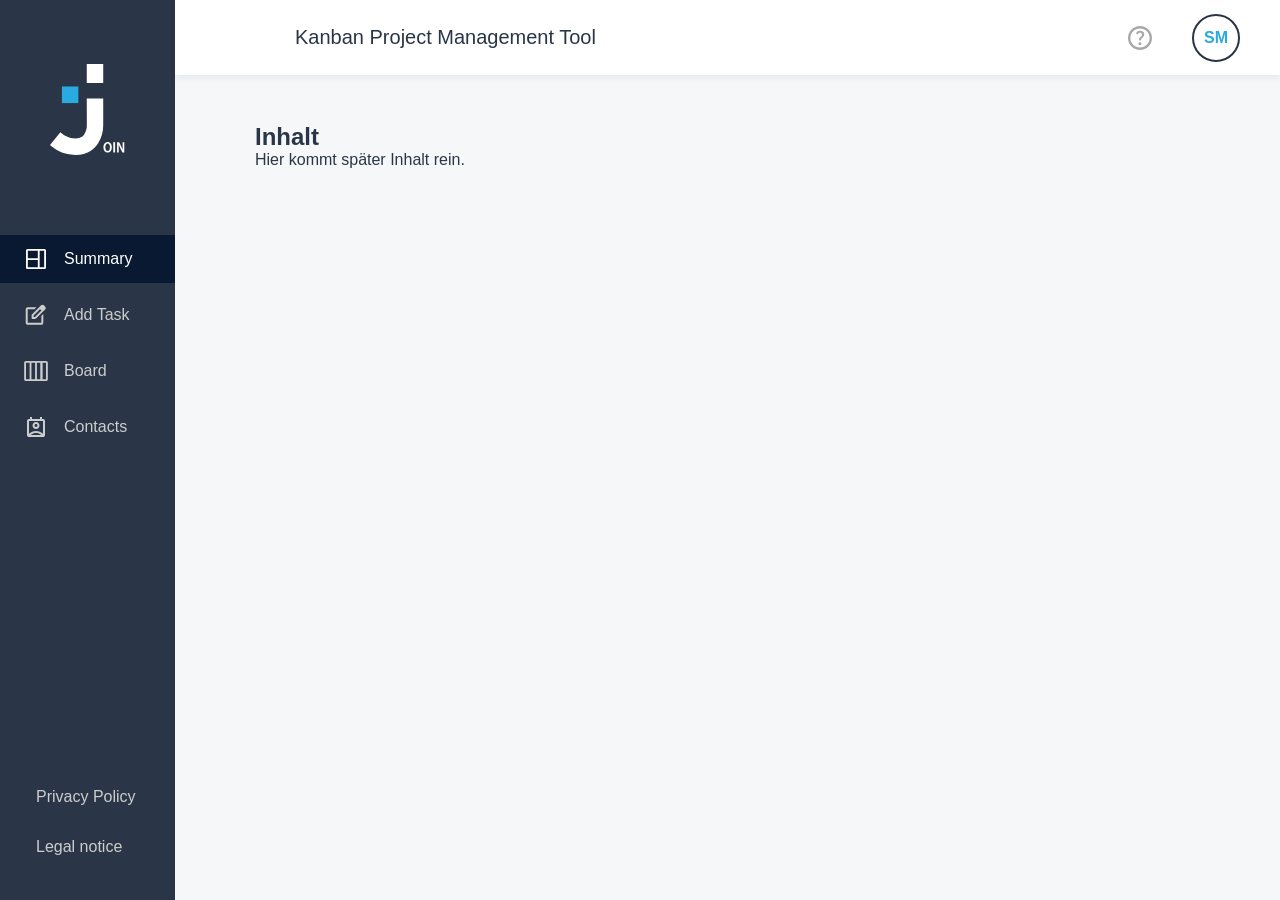
<file: html/templates.html>
<!doctype html>
<html lang="en">
  <head>
    <meta charset="UTF-8" />
    <meta name="viewport" content="width=device-width, initial-scale=1.0" />
    <title>Join</title>
    <link
      rel="icon"
      href="../assets/icons/join-logo-white.svg"
      type="image/svg+xml"
    />
    <link rel="stylesheet" href="../styles/standard.css" />
    <link rel="stylesheet" href="../styles/templates.css" />
    <link rel="stylesheet" href="../styles/templates-responsive.css" />
  </head>

  <body>
    <!-- SIDEBAR  -->
    <section class="sidebar">
      <div class="sidebar-logo">
        <img src="../assets/icons/join-logo-white.svg" alt="Join Logo" />
      </div>

      <nav class="sidebar-nav">
        <ul class="nav-list">
          <li>
            <a href="summary.html" class="nav-link active">
              <svg
                class="nav-icon"
                width="30"
                height="30"
                viewBox="0 0 30 30"
                fill="none"
                xmlns="http://www.w3.org/2000/svg"
              >
                <path
                  d="M25.2273 2.5H4.77273H4.5C3.39543 2.5 2.5 3.39573 2.5 4.5003C2.5 4.68009 2.5 4.80746 2.5 4.83997V25.2945V25.5C2.5 26.6046 3.39572 27.5 4.50029 27.5C4.64377 27.5 4.74401 27.5 4.77272 27.5H25.2273C25.256 27.5 25.3562 27.5 25.4997 27.5C26.6043 27.5 27.5 26.6041 27.5 25.4995C27.5 25.3927 27.5 25.3188 27.5 25.2945V4.83994C27.5 4.80744 27.5 4.68008 27.5 4.5003C27.5 3.39573 26.6043 2.5 25.4997 2.5C25.3562 2.5 25.256 2.5 25.2273 2.5ZM17.2727 25.2945H4.77273V16.2036H17.2727V25.2945ZM17.2727 13.9309H4.77273V4.83997L17.2727 4.83994V13.9309ZM25.2273 25.2945H19.5455V4.83997H25.2273V25.2945Z"
                  fill="#cdcdcd"
                />
              </svg>
              <span>Summary</span>
            </a>
          </li>
          <li>
            <a href="add-task.html" class="nav-link">
              <svg
                class="nav-icon"
                width="30"
                height="30"
                viewBox="0 0 30 30"
                fill="none"
                xmlns="http://www.w3.org/2000/svg"
              >
                <mask
                  id="mask0_464124_3868"
                  style="mask-type: alpha"
                  maskUnits="userSpaceOnUse"
                  x="0"
                  y="0"
                  width="30"
                  height="30"
                >
                  <rect width="30" height="30" fill="#D9D9D9" />
                </mask>
                <g mask="url(#mask0_464124_3868)">
                  <path
                    d="M4.62652 27.2024C3.95579 27.2024 3.38161 26.9635 2.90396 26.4859C2.42632 26.0083 2.1875 25.4341 2.1875 24.7633V7.69017C2.1875 7.01944 2.42632 6.44525 2.90396 5.96761C3.38161 5.48996 3.95579 5.25114 4.62652 5.25114H15.5107L13.0716 7.69017H4.62652V24.7633H21.6997V16.2877L24.1387 13.8487V24.7633C24.1387 25.4341 23.8999 26.0083 23.4223 26.4859C22.9446 26.9635 22.3704 27.2024 21.6997 27.2024H4.62652ZM18.2546 5.95236L19.9924 7.65968L11.9436 15.7085V17.4463H13.6509L21.7302 9.367L23.468 11.0743L15.3887 19.1536C15.1651 19.3772 14.906 19.555 14.6113 19.6871C14.3166 19.8192 14.0066 19.8853 13.6814 19.8853H10.7241C10.3786 19.8853 10.0889 19.7684 9.85518 19.5347C9.62144 19.3009 9.50457 19.0113 9.50457 18.6658V15.7085C9.50457 15.3833 9.56555 15.0733 9.6875 14.7786C9.80945 14.4839 9.98222 14.2247 10.2058 14.0011L18.2546 5.95236ZM23.468 11.0743L18.2546 5.95236L21.3034 2.90358C21.7912 2.41578 22.3755 2.17188 23.0564 2.17188C23.7373 2.17188 24.3115 2.41578 24.779 2.90358L26.4863 4.64139C26.9538 5.10887 27.1875 5.67797 27.1875 6.3487C27.1875 7.01944 26.9538 7.58854 26.4863 8.05602L23.468 11.0743Z"
                    fill="#CDCDCD"
                  />
                </g>
              </svg>

              <span>Add Task</span>
            </a>
          </li>
          <li>
            <a href="board.html" class="nav-link">
              <svg
                class="nav-icon"
                width="30"
                height="30"
                viewBox="0 0 30 30"
                fill="none"
                xmlns="http://www.w3.org/2000/svg"
              >
                <path
                  d="M22.9544 4.77273L22.9545 25.2271C22.9538 25.8296 22.7142 26.4074 22.2881 26.8334C21.862 27.2595 21.2843 27.4992 20.6817 27.4998L16.1363 27.4998C15.5338 27.4992 14.956 27.2595 14.53 26.8334C14.1039 26.4074 13.8642 25.8296 13.8636 25.2271L13.8636 4.77273C13.8642 4.17015 14.1039 3.59243 14.53 3.16635C14.956 2.74026 15.5338 2.50062 16.1363 2.50002L20.6817 2.50002C21.2843 2.50062 21.862 2.74026 22.2881 3.16635C22.7142 3.59243 22.9538 4.17015 22.9544 4.77273ZM16.1363 25.2271L20.6817 25.2271L20.6817 4.77273L16.1363 4.77273L16.1363 25.2271ZM16.1363 4.77273L16.1363 25.2271C16.1357 25.8296 15.8961 26.4073 15.47 26.8334C15.0439 27.2595 14.4662 27.4991 13.8636 27.4997L9.31823 27.4997C8.71566 27.4991 8.13794 27.2595 7.71185 26.8334C7.28577 26.4073 7.04613 25.8296 7.04553 25.227L7.04553 4.7727C7.04613 4.17013 7.28577 3.59241 7.71185 3.16632C8.13793 2.74024 8.71566 2.5006 9.31823 2.5L13.8636 2.5C14.4662 2.5006 15.0439 2.74024 15.47 3.16632C15.8961 3.59241 16.1357 4.17015 16.1363 4.77273ZM9.31823 25.227L13.8636 25.2271L13.8636 4.77273L9.31823 4.7727L9.31823 25.227ZM9.31823 4.7727L9.31823 25.227C9.31763 25.8296 9.07799 26.4073 8.65191 26.8334C8.22582 27.2595 7.6481 27.4991 7.04553 27.4997L2.50012 27.4997C1.89755 27.4991 1.31983 27.2595 0.893741 26.8334C0.467657 26.4073 0.228019 25.8296 0.227417 25.227L0.227416 4.7727C0.228018 4.17013 0.467656 3.59241 0.89374 3.16632C1.31982 2.74024 1.89755 2.5006 2.50012 2.5L7.04553 2.5C7.6481 2.5006 8.22582 2.74024 8.6519 3.16632C9.07799 3.59241 9.31763 4.17013 9.31823 4.7727ZM2.50012 25.227L7.04553 25.227L7.04553 4.7727L2.50012 4.7727L2.50012 25.227Z"
                  fill="#CDCDCD"
                />
                <path
                  d="M29.7726 4.77298L29.7726 25.2273C29.772 25.8299 29.5323 26.4076 29.1062 26.8337C28.6802 27.2598 28.1024 27.4994 27.4999 27.5L22.9545 27.5C22.3519 27.4994 21.7742 27.2598 21.3481 26.8337C20.922 26.4076 20.6824 25.8296 20.6817 25.2271L20.6817 4.77273C20.6823 4.17015 20.922 3.59268 21.3481 3.1666C21.7742 2.74051 22.3519 2.50088 22.9544 2.50027L27.4999 2.50027C28.1024 2.50088 28.6801 2.74051 29.1062 3.1666C29.5323 3.59268 29.772 4.1704 29.7726 4.77298ZM22.9545 25.2271L27.4999 25.2273L27.4999 4.77298L22.9544 4.77273L22.9545 25.2271Z"
                  fill="#CDCDCD"
                />
              </svg>

              <span>Board</span>
            </a>
          </li>
          <li>
            <a href="contacts.html" class="nav-link">
              <svg
                class="nav-icon"
                width="30"
                height="30"
                viewBox="0 0 30 30"
                fill="none"
                xmlns="http://www.w3.org/2000/svg"
              >
                <mask
                  id="mask0_464124_3880"
                  style="mask-type: alpha"
                  maskUnits="userSpaceOnUse"
                  x="0"
                  y="0"
                  width="30"
                  height="30"
                >
                  <rect width="30" height="30" fill="#D9D9D9" />
                </mask>
                <g mask="url(#mask0_464124_3880)">
                  <path
                    d="M15 22.5C13.8333 22.5 12.7188 22.6823 11.6563 23.0469C10.5938 23.4115 9.625 23.9583 8.75 24.6875V25H21.25V24.6875C20.375 23.9583 19.4062 23.4115 18.3438 23.0469C17.2812 22.6823 16.1667 22.5 15 22.5ZM6.25 23.5625C7.375 22.4583 8.68229 21.5885 10.1719 20.9531C11.6615 20.3177 13.2708 20 15 20C16.7292 20 18.3385 20.3177 19.8281 20.9531C21.3177 21.5885 22.625 22.4583 23.75 23.5625V7.5H6.25V23.5625ZM15 17.5C13.7917 17.5 12.7604 17.0729 11.9062 16.2188C11.0521 15.3646 10.625 14.3333 10.625 13.125C10.625 11.9167 11.0521 10.8854 11.9062 10.0312C12.7604 9.17708 13.7917 8.75 15 8.75C16.2083 8.75 17.2396 9.17708 18.0938 10.0312C18.9479 10.8854 19.375 11.9167 19.375 13.125C19.375 14.3333 18.9479 15.3646 18.0938 16.2188C17.2396 17.0729 16.2083 17.5 15 17.5ZM15 15C15.5208 15 15.9635 14.8177 16.3281 14.4531C16.6927 14.0885 16.875 13.6458 16.875 13.125C16.875 12.6042 16.6927 12.1615 16.3281 11.7969C15.9635 11.4323 15.5208 11.25 15 11.25C14.4792 11.25 14.0365 11.4323 13.6719 11.7969C13.3073 12.1615 13.125 12.6042 13.125 13.125C13.125 13.6458 13.3073 14.0885 13.6719 14.4531C14.0365 14.8177 14.4792 15 15 15ZM6.25 27.5C5.5625 27.5 4.97396 27.2552 4.48438 26.7656C3.99479 26.276 3.75 25.6875 3.75 25V7.5C3.75 6.8125 3.99479 6.22396 4.48438 5.73438C4.97396 5.24479 5.5625 5 6.25 5H7.5V2.5H10V5H20V2.5H22.5V5H23.75C24.4375 5 25.026 5.24479 25.5156 5.73438C26.0052 6.22396 26.25 6.8125 26.25 7.5V25C26.25 25.6875 26.0052 26.276 25.5156 26.7656C25.026 27.2552 24.4375 27.5 23.75 27.5H6.25Z"
                    fill="#CDCDCD"
                  />
                </g>
              </svg>

              <span>Contacts</span>
            </a>
          </li>
        </ul>
      </nav>

      <div class="sidebar-footer">
        <a href="privacy-policy.html" class="footer-link">Privacy Policy</a>
        <a href="legal-notice.html" class="footer-link">Legal notice</a>
      </div>
    </section>

    <!--  HEADER  -->
    <header class="header">
      <h2 class="header-title">Kanban Project Management Tool</h2>

      <div class="header-actions">
        <a href="help.html" class="nav-link">
          <img
            class="nav-icon"
            src="../assets/icons/help-logo.svg"
            alt="help icon"
          />
        </a>

        <div class="header-avatar">SM</div>
      </div>
    </header>

    <!-- MAIN CONTENT -->
    <main class="main-content">
      <h2>Inhalt</h2>
      <p>Hier kommt später Inhalt rein.</p>
    </main>
  </body>
</html>
</file>
<file: styles/variables.css>
/* colors */
:root {
  --dark-blue: #2a3647;
  --darkest-blue: #091931;
  --light-blue: #29abe2;
  --light-gray: #f6f7f8;
  --gray: #a8a8a8;
  --light-gray2: #d1d1d1;
  --light-orange: #ffa800;
  --red-invalid: rgba(230, 0, 38, 1);
}

:root {
  --border-radius-l: 30px;
  --border-radius-s: 10px;
  --border-radius-xs: 8px;
}

:root {
  --content-limitation: calc(50% - 960px);
}
</file>
<file: styles/standard.css>
* {
  margin: 0;
  box-sizing: border-box;
  scroll-behavior: smooth;
  font-family: "Inter", sans-serif;
}

html,
body {
  font-size: 16px;
}

button,
input,
textarea,
select {
  font: inherit;
  font-size: 16px;
}

small,
sub,
sup,
::placeholder {
  font-size: 16px;
}

a {
  text-decoration: none;
}
</file>
<file: styles/fonts.css>
/* #region inter */
/* inter-100 - latin */
/* inter-100 - latin */
@font-face {
  font-display: swap; /* Check https://developer.mozilla.org/en-US/docs/Web/CSS/@font-face/font-display for other options. */
  font-family: "Inter";
  font-style: normal;
  font-weight: 100;
  src: url("../assets/fonts/inter-v20-latin-100.woff2") format("woff2"); /* Chrome 36+, Opera 23+, Firefox 39+, Safari 12+, iOS 10+ */
}
/* inter-100italic - latin */
@font-face {
  font-display: swap; /* Check https://developer.mozilla.org/en-US/docs/Web/CSS/@font-face/font-display for other options. */
  font-family: "Inter";
  font-style: italic;
  font-weight: 100;
  src: url("../assets/fonts/inter-v20-latin-100italic.woff2") format("woff2"); /* Chrome 36+, Opera 23+, Firefox 39+, Safari 12+, iOS 10+ */
}
/* inter-200 - latin */
@font-face {
  font-display: swap; /* Check https://developer.mozilla.org/en-US/docs/Web/CSS/@font-face/font-display for other options. */
  font-family: "Inter";
  font-style: normal;
  font-weight: 200;
  src: url("../assets/fonts/inter-v20-latin-200.woff2") format("woff2"); /* Chrome 36+, Opera 23+, Firefox 39+, Safari 12+, iOS 10+ */
}
/* inter-200italic - latin */
@font-face {
  font-display: swap; /* Check https://developer.mozilla.org/en-US/docs/Web/CSS/@font-face/font-display for other options. */
  font-family: "Inter";
  font-style: italic;
  font-weight: 200;
  src: url("../assets/fonts/inter-v20-latin-200italic.woff2") format("woff2"); /* Chrome 36+, Opera 23+, Firefox 39+, Safari 12+, iOS 10+ */
}
/* inter-300 - latin */
@font-face {
  font-display: swap; /* Check https://developer.mozilla.org/en-US/docs/Web/CSS/@font-face/font-display for other options. */
  font-family: "Inter";
  font-style: normal;
  font-weight: 300;
  src: url("../assets/fonts/inter-v20-latin-300.woff2") format("woff2"); /* Chrome 36+, Opera 23+, Firefox 39+, Safari 12+, iOS 10+ */
}
/* inter-300italic - latin */
@font-face {
  font-display: swap; /* Check https://developer.mozilla.org/en-US/docs/Web/CSS/@font-face/font-display for other options. */
  font-family: "Inter";
  font-style: italic;
  font-weight: 300;
  src: url("../assets/fonts/inter-v20-latin-300italic.woff2") format("woff2"); /* Chrome 36+, Opera 23+, Firefox 39+, Safari 12+, iOS 10+ */
}
/* inter-regular - latin */
@font-face {
  font-display: swap; /* Check https://developer.mozilla.org/en-US/docs/Web/CSS/@font-face/font-display for other options. */
  font-family: "Inter";
  font-style: normal;
  font-weight: 400;
  src: url("../assets/fonts/inter-v20-latin-regular.woff2") format("woff2"); /* Chrome 36+, Opera 23+, Firefox 39+, Safari 12+, iOS 10+ */
}
/* inter-italic - latin */
@font-face {
  font-display: swap; /* Check https://developer.mozilla.org/en-US/docs/Web/CSS/@font-face/font-display for other options. */
  font-family: "Inter";
  font-style: italic;
  font-weight: 400;
  src: url("../assets/fonts/inter-v20-latin-italic.woff2") format("woff2"); /* Chrome 36+, Opera 23+, Firefox 39+, Safari 12+, iOS 10+ */
}
/* inter-500 - latin */
@font-face {
  font-display: swap; /* Check https://developer.mozilla.org/en-US/docs/Web/CSS/@font-face/font-display for other options. */
  font-family: "Inter";
  font-style: normal;
  font-weight: 500;
  src: url("../assets/fonts/inter-v20-latin-500.woff2") format("woff2"); /* Chrome 36+, Opera 23+, Firefox 39+, Safari 12+, iOS 10+ */
}
/* inter-500italic - latin */
@font-face {
  font-display: swap; /* Check https://developer.mozilla.org/en-US/docs/Web/CSS/@font-face/font-display for other options. */
  font-family: "Inter";
  font-style: italic;
  font-weight: 500;
  src: url("../assets/fonts/inter-v20-latin-500italic.woff2") format("woff2"); /* Chrome 36+, Opera 23+, Firefox 39+, Safari 12+, iOS 10+ */
}
/* inter-600 - latin */
@font-face {
  font-display: swap; /* Check https://developer.mozilla.org/en-US/docs/Web/CSS/@font-face/font-display for other options. */
  font-family: "Inter";
  font-style: normal;
  font-weight: 600;
  src: url("../assets/fonts/inter-v20-latin-600.woff2") format("woff2"); /* Chrome 36+, Opera 23+, Firefox 39+, Safari 12+, iOS 10+ */
}
/* inter-600italic - latin */
@font-face {
  font-display: swap; /* Check https://developer.mozilla.org/en-US/docs/Web/CSS/@font-face/font-display for other options. */
  font-family: "Inter";
  font-style: italic;
  font-weight: 600;
  src: url("../assets/fonts/inter-v20-latin-600italic.woff2") format("woff2"); /* Chrome 36+, Opera 23+, Firefox 39+, Safari 12+, iOS 10+ */
}
/* inter-700 - latin */
@font-face {
  font-display: swap; /* Check https://developer.mozilla.org/en-US/docs/Web/CSS/@font-face/font-display for other options. */
  font-family: "Inter";
  font-style: normal;
  font-weight: 700;
  src: url("../assets/fonts/inter-v20-latin-700.woff2") format("woff2"); /* Chrome 36+, Opera 23+, Firefox 39+, Safari 12+, iOS 10+ */
}
/* inter-700italic - latin */
@font-face {
  font-display: swap; /* Check https://developer.mozilla.org/en-US/docs/Web/CSS/@font-face/font-display for other options. */
  font-family: "Inter";
  font-style: italic;
  font-weight: 700;
  src: url("../assets/fonts/inter-v20-latin-700italic.woff2") format("woff2"); /* Chrome 36+, Opera 23+, Firefox 39+, Safari 12+, iOS 10+ */
}
/* inter-800 - latin */
@font-face {
  font-display: swap; /* Check https://developer.mozilla.org/en-US/docs/Web/CSS/@font-face/font-display for other options. */
  font-family: "Inter";
  font-style: normal;
  font-weight: 800;
  src: url("../assets/fonts/inter-v20-latin-800.woff2") format("woff2"); /* Chrome 36+, Opera 23+, Firefox 39+, Safari 12+, iOS 10+ */
}
/* inter-800italic - latin */
@font-face {
  font-display: swap; /* Check https://developer.mozilla.org/en-US/docs/Web/CSS/@font-face/font-display for other options. */
  font-family: "Inter";
  font-style: italic;
  font-weight: 800;
  src: url("../assets/fonts/inter-v20-latin-800italic.woff2") format("woff2"); /* Chrome 36+, Opera 23+, Firefox 39+, Safari 12+, iOS 10+ */
}
/* inter-900 - latin */
@font-face {
  font-display: swap; /* Check https://developer.mozilla.org/en-US/docs/Web/CSS/@font-face/font-display for other options. */
  font-family: "Inter";
  font-style: normal;
  font-weight: 900;
  src: url("../assets/fonts/inter-v20-latin-900.woff2") format("woff2"); /* Chrome 36+, Opera 23+, Firefox 39+, Safari 12+, iOS 10+ */
}
/* inter-900italic - latin */
@font-face {
  font-display: swap; /* Check https://developer.mozilla.org/en-US/docs/Web/CSS/@font-face/font-display for other options. */
  font-family: "Inter";
  font-style: italic;
  font-weight: 900;
  src: url("../assets/fonts/inter-v20-latin-900italic.woff2") format("woff2"); /* Chrome 36+, Opera 23+, Firefox 39+, Safari 12+, iOS 10+ */
}

/* #endregion */

body {
  font-family: "Inter", sans-serif;
  color: black;
}

h1 {
  color: black;
  font-weight: 700;
  font-size: 60px;
}

@media screen and (max-width: 1024px) {
  h1 {
    font-size: 48px;
  }
}

@media screen and (max-width: 480px) {
  h1 {
    font-size: 36px;
  }
}
</file>
<file: styles/assets.css>
:root {
  --input-width: 440px;
  --input-width-mobile-big: 400px;
  --input-width-mobile-small: 364px;
}

.disabled-ui * {
  pointer-events: none;
  opacity: 0.9;
}

input,
textarea {
  outline: none;
}

input:not([type="checkbox"]):focus,
.custom-select-input:focus,
.custom-select-input:focus-within,
.custom-select:focus-within .custom-select--trigger,
.description-textarea:focus,
.edit-task-title-textarea:focus,
.search-task-container:focus,
.search-task-container:focus-within {
  border: 1px solid var(--light-blue);
}

.brand {
  color: var(--light-blue);
  font-weight: 400;
}

/* #region input */

input {
  border: 1px solid #d1d1d1;
  border-radius: var(--border-radius-s);
  width: var(--input-width);
  font-size: 20px;
  font-weight: 400;
}

input[type="checkbox"] {
  cursor: pointer;
}

input:not([type="checkbox"]) {
  padding: 12px 20px;
}

.required {
  position: relative;
  display: flex;
}

.required-login-container {
  flex-direction: column;
}

input::placeholder {
  color: #d1d1d1;
}

.invalid,
.invalid {
  border: 1px solid var(--red-invalid) !important;
}

.after::after {
  content: "This field is required";
  font-size: 16px;
  color: var(--red-invalid);
  position: absolute;
  bottom: -20px;
  left: 5px;
}

.signup-after::after {
  content: attr(data-message);
  font-size: 16px;
  color: var(--red-invalid);
  position: absolute;
  bottom: -20px;
  left: 5px;
}

.signup-checkbox-after::after {
  content: attr(data-message);
  font-size: 16px;
  color: var(--red-invalid);
  position: absolute;
  bottom: -20px;
  align-self: center;
}

.login-after::after {
  content: attr(data-message);
  font-size: 16px;
  color: var(--red-invalid);
  position: absolute;
  bottom: -20px;
  left: 5px;
}

.login-container-after::after {
  content: attr(data-message);
  font-size: 16px;
  color: var(--red-invalid);
  position: absolute;
  bottom: 10px;
  align-self: center;
}

/* #endregion */

/* #region custom checkbox */
.checkbox-container {
  display: flex;
  align-items: center;
  justify-content: center;
  width: 24px;
  height: 24px;
  background-image: url("data:image/svg+xml,%3Csvg xmlns='http://www.w3.org/2000/svg' width='18' height='18' viewBox='0 0 18 18' fill='none'%3E%3Crect x='1' y='1' width='16' height='16' rx='3' stroke='%232A3647' stroke-width='2'/%3E%3C/svg%3E");
  background-repeat: no-repeat;
  background-position: center;

  border-radius: 100%;
}

.checkbox-container:hover {
  background-color: #edf2fa;
  transform: scale(1.05);
}
.checkbox-container input[type="checkbox"]:focus-visible {
  outline: 2px solid black;
}

.checkbox-container:has(input[type="checkbox"]:checked) {
  background: white
    url("data:image/svg+xml,%3Csvg xmlns='http://www.w3.org/2000/svg' width='24' height='24' viewBox='0 0 24 24' fill='none'%3E%3Cpath d='M20 11V17C20 18.6569 18.6569 20 17 20H7C5.34315 20 4 18.6569 4 17V7C4 5.34315 5.34315 4 7 4H15' stroke='%232A3647' stroke-width='2' stroke-linecap='round'/%3E%3Cpath d='M8 12L12 16L20 4.5' stroke='%232A3647' stroke-width='2' stroke-linecap='round' stroke-linejoin='round'/%3E%3C/svg%3E")
    no-repeat center;
}

.checkbox-container:hover:has(input[type="checkbox"]:checked) {
  background: #edf2fa url(../assets/icons/checkbox.svg) no-repeat center;
}

input[type="checkbox"] {
  appearance: none;
  width: 24px;
  height: 24px;
  outline: none;
  border: none;
}

input[type="search"]::-webkit-search-cancel-button {
  display: none;
}

/* #endregion */

/* #region custom select */
.custom-select {
  cursor: pointer;
  background-color: white;
  border-radius: var(--border-radius-s);

  scrollbar-gutter: stable;
  box-shadow: 0px 0px 14px 5px rgba(0, 0, 0, 0.04);
  outline: none;
}

.custom-select:focus {
  border: none;
}

.custom-select--trigger img {
  transition: transform 125ms ease-in;
}

.rotate {
  transform: rotate(180deg);
  transition: transform 125ms ease-in;
}

.custom-select--trigger {
  display: flex;
  justify-content: space-between;
}

.custom-select-input {
  padding: 12px 20px;
  border: 1px solid #d1d1d1;
  border-radius: var(--border-radius-s);
  width: var(--input-width);
  font-size: 20px;
  font-weight: 400;
  background-color: white;
  outline: none;
}

.custom-select-input:hover:not(:focus, :focus-within) {
  border-color: #a8a8a8;
}

.custom-select--trigger--img-container {
  display: flex;
  justify-content: center;
  align-items: center;
  border-radius: 100%;
  width: 24px;
  height: 24px;
  background-color: transparent;
}
.custom-select--trigger--img-container:focus-visible {
  background-color: var(--light-gray2);
}

.custom-select--trigger--img-container:hover,
.custom-select--trigger--img-container:focus-visible {
  background-color: var(--light-gray2);
  outline: none;
}

.custom-select-options {
  opacity: 1;
  max-height: 300px;

  transition:
    opacity 125ms ease,
    max-height 125ms ease;
}

.custom-select-options--contacts {
  overflow-y: scroll;
}

.custom-select--option {
  display: flex;
  justify-content: space-between;
  align-items: center;
  padding: 12px 20px;

  border-radius: var(--border-radius-s);
  background-color: white;
}
.custom-select--option:focus-visible {
  background-color: #eeeeee;
  outline: none;
}

.custom-select--option:hover {
  background-color: #eeeeee;
}

.contact-container {
  display: flex;
  align-items: center;
  gap: 10px;
  flex: 1;
}

/* #endregion */

/* #region textarea */
.description-textarea {
  border: 1px solid #d1d1d1;
  border-radius: var(--border-radius-s);
  font-size: 20px;
  font-weight: 400;
  background-image: url("../assets/icons/textarea-resizer.svg");
  background-repeat: no-repeat;
  background-position: bottom 6px right 6px;
  resize: vertical;
}

.edit-task-title-textarea {
  padding: 18px 16px;
  border: 1px solid #d1d1d1;
  border-radius: var(--border-radius-s);

  width: 100%;
  min-height: calc(1.5em + 12px);
  line-height: 1.5em;
  padding: 6px 8px;

  overflow: auto;
}

.subtask-textarea {
  width: 100%;
  height: calc(1.5em + 12px);
  line-height: 1.5em;
  padding: 6px 8px;

  resize: none;
  overflow: auto;
}

textarea {
  width: var(--input-width);
  border: none;
}

textarea::placeholder {
  color: #d1d1d1;
}

::-webkit-resizer {
  opacity: 0;
  padding: 8px;
}

/* #endregion */

/* #region responsive */

@media screen and (max-width: 1024px) {
  input:not([type="checkbox"]) {
    padding: 10px 20px;
  }

  .required input {
    width: 100%;
  }
}

@media screen and (max-width: 768px) {
  .signup-after::after {
    top: 45px;
  }

  .after::after,
  .signup-checkbox-after::after,
  .signup-after::after,
  .login-after::after,
  .login-container-after::after {
    font-size: 16px;
  }

  .signup-checkbox-after::after {
    text-align: center;
  }

  .accept-privacy-container {
    margin-bottom: 16px;
  }
}

/* #endregion */
</file>
<file: styles/buttons.css>
button {
  cursor: pointer;
  border: unset;
}

button:disabled {
  opacity: 0.8;
  cursor: wait;
}

.button-blue:disabled:hover,
.button-blue:disabled:active,
.button-blue:disabled:focus,
.button-blue:disabled:focus-visible {
  background-color: var(--dark-blue);
  transform: none;
  box-shadow: none;
}

.button-white:disabled:hover,
.button-white:disabled:active,
.button-white:disabled:focus,
.button-white:disabled:focus-visible {
  transform: none;
  box-shadow: none;
  outline: none;
  border: 1px solid var(--dark-blue);
}

.task-dialog-btn:disabled:hover,
.task-dialog-btn:disabled:active,
.task-dialog-btn:disabled:focus,
.task-dialog-btn:disabled:focus-visible {
  color: var(--dark-blue);
  font-weight: normal;
}

.task-dialog-btn:disabled:hover svg path,
.task-dialog-btn:disabled:active svg path,
.task-dialog-btn:disabled:focus svg path,
.task-dialog-btn:disabled:focus-visible svg path {
  fill: var(--dark-blue);
}

.button {
  border-radius: var(--border-radius-xs);
}

.button-login {
  padding: 15px 24px;
  font-size: 20px;
  font-weight: 700;
}

.button-signup-small {
  padding: 15px 16px;
  font-size: 16px;
  font-weight: 700;
}

.button-blue {
  color: white;
  background-color: var(--dark-blue);
  border: 1px solid transparent;
  transition: all 0.125s ease-in;
}

.button-blue:hover,
.button-blue:focus-visible {
  background-color: var(--light-blue);
  border: 1px solid transparent;
  outline: none;
  box-shadow: 0px 4px 4px 0px rgba(0, 0, 0, 0.2);
  transition: all 0.125s ease-in;
}

.button-blue:active {
  background-color: var(--darkest-blue);
}

.button-white {
  color: var(--dark-blue);
  background-color: inherit;
  border: 1px solid var(--dark-blue);
  box-shadow: 0px 0px 0px 0px rgba(0, 0, 0, 0);
  transition: box-shadow 0.125s ease-in;
}

.button-white:hover,
.button-white:focus-visible {
  border: 1px solid var(--light-blue);
  outline: 1px solid var(--light-blue);
  box-shadow: 0px 4px 4px 0px rgba(0, 0, 0, 0.25);
  transition: box-shadow 0.125s ease-in;
}

.button-white:active {
  border: 1px solid var(--dark-blue);
  outline: none;
  box-shadow: 0px 4px 4px 0px rgba(0, 0, 0, 0.25);
  transition: box-shadow 0.125s ease-in;
}
</file>
<file: styles/index.css>
:root {
  --login-container-width: 650px;
  --signup-container-width: 600px;
  --padding-lr: 100px;
  --padding-tb: 48px;
  --gap: 32px;
}

body {
  min-height: 100dvh;
  display: flex;
  flex-direction: column;
  justify-content: space-between;
  background-color: var(--light-gray);
  gap: 24px;
}

/* #region header */
header {
  display: flex;
  justify-content: space-between;
  padding: var(--padding-tb) max(var(--content-limitation), var(--padding-lr));
}

.login-nav {
  display: flex;
  align-items: center;
  gap: 32px;
}

.join-logo-blue {
  height: 120px;
}

.not-a-user-text {
  font-size: 20px;
  color: black;
  text-decoration: none;
}

.button-signup-small {
  color: white;
}

.issue-request-link {
  color: #2a3647;
  font-size: 16px;
  font-weight: 700;
  text-decoration: none;
}

.issue-request-link:hover {
  color: #29abe2;
}

/* #endregion */

main {
  display: flex;
  align-items: center;
  justify-content: center;
  padding: 0 max(var(--content-limitation), var(--padding-lr));
  margin: 0;
}

/* #region input */
.input-fields {
  width: 100%;
  display: flex;
  flex-direction: column;
  align-items: center;
}

.form-input::placeholder {
  color: #d1d1d1;
}

.form-input-name,
.form-input-email,
.form-input-password,
.form-input-confirm-password {
  background-repeat: no-repeat;
  background-position: calc(100% - 21px) center;
}

.form-input-name {
  background-image: url("../assets/icons/person.svg");
}

.form-input-email {
  background-image: url("../assets/icons/mail.svg");
}

.input-fields-login {
  display: flex;
  flex-direction: column;
  margin-bottom: 40px;
}

.input-fields-signup {
  display: flex;
  flex-direction: column;
  gap: 32px;
}

.input-wrapper-login-email {
  margin-bottom: 32px;
}
.input-wrapper-login-password {
  margin-bottom: 0px;
}

/* #endregion */

/* #region form (log in/ sign up) */
.form-container {
  position: fixed;
  top: 50%;
  left: 50%;
  transform: translate(-50%, -50%);
  display: flex;
  flex-direction: column;
  align-items: center;
  justify-content: center;
  box-shadow: 0px 0px 14px 3px rgba(0, 0, 0, 0.04);
  border-radius: var(--border-radius-l);
  background-color: white;
}

.login-container {
  width: var(--login-container-width);
  padding: 48px;
}

.signup-container {
  width: var(--signup-container-width);
  padding: 48px;
  gap: 32px;
}

.form-headline-container {
  align-items: center;
  width: 100%;
}

.form-headline-container-login {
  display: flex;
  justify-content: center;
  margin-bottom: 32px;
}

.form-headline-container-signup {
  display: grid;
  grid-template-columns: 1fr auto 1fr;
}

.blue-arrow-left-btn {
  background-color: transparent;
  justify-self: start;
  padding: 4px;
  border: none;
  border-radius: 100%;
}

.blue-arrow-left-btn:hover {
  background-color: var(--light-gray);
  transform: scale(1.1);
}

.headline-wrapper {
  display: flex;
  flex-direction: column;
  align-items: center;
  justify-self: center;
  gap: 10px;
  padding-left: 16px;
}

.h1-underline {
  height: 4px;
  width: 150px;
  background-color: var(--light-blue);
  border-radius: 3px;
}

.form-btn-section {
  display: flex;
  gap: 32px;
  border-radius: var(--border-radius-l);
}

/* #endregion */

/* #region accept privacy */

.accept-privacy-container {
  display: flex;
  width: 100%;
  justify-content: center;
  align-items: center;
  gap: 12px;
}

.accept-container {
  display: flex;
  align-items: center;
  gap: 12px;
}

.accept-privacy-container p {
  color: #a8a8a8;
}

.accept-privacy-container a {
  color: var(--light-blue);
}

/* #endregion */

/* #region footer */
footer {
  display: flex;
  flex-direction: column;
  justify-content: center;
  align-items: center;

  margin: var(--padding-tb) var(--padding-lr);
}

.footer-nav {
  display: flex;
  align-items: center;
}

.footer-nav a {
  color: #d1d1d1;
  text-decoration: none;
}

.footer-nav {
  display: flex;
  gap: 32px;
}

.footer-nav a:hover {
  color: var(--light-blue);
  font-weight: 700;
}

.login-nav--mobile {
  display: none;
}

/* #endregion */

/* #region form validation */
.input-wrapper {
  display: flex;
  flex-direction: column;
  gap: 4px;
  width: var(--input-width);
}

.error-msg {
  color: #f04444;
  font-size: 16px;
  height: 14px;
  padding-left: 4px;
  text-align: left;
}

/* #endregion */

/* #region toast */
.success-toast {
  position: fixed;
  top: 50%;
  left: 50%;
  transform: translate(-50%, 100dvh);
  background-color: var(--dark-blue);
  color: white;
  padding: 24px 48px;
  border-radius: var(--border-radius-s);
  font-size: 20px;
  font-weight: 700;
  box-shadow: 0px 4px 8px rgba(0, 0, 0, 0.2);
  transition: transform 0.125s ease-out;
  z-index: 999;
  text-align: center;
}

.success-toast.show {
  transform: translate(-50%, -50%);
}
/* #endregion */

/* #region password toggle + invalid border */

.input-with-icon {
  position: relative;
}

.password-toggle {
  position: absolute;
  right: 18px;
  top: 50%;
  transform: translateY(-50%);
  width: 28px;
  height: 28px;
  background: transparent;
  border: none;
  padding: 4px;
  display: flex;
  align-items: center;
  justify-content: center;
  cursor: pointer;
  border-radius: 50%;
  transition: background-color 0.1s;
}

.password-toggle:hover:not(.non-clickable) {
  background-color: var(--light-gray);
}

.password-toggle.non-clickable {
  cursor: default;
  pointer-events: none;
}

/* #endregion */

/* #region splash animation */

.splash-overlay {
  display: none;
  position: fixed;
  inset: 0;
  background-color: var(--light-gray);
  z-index: 9999;
}

.splash-overlay.splash-active {
  display: block;
  animation: splash-bg-fade 0.4s ease-out forwards;
  animation-delay: 1.5s;
}

.splash-logo {
  position: fixed;
  top: 50%;
  left: 50%;
  transform: translate(-50%, -50%);
  height: 180px;
}

.splash-logo img {
  height: 100%;
  width: auto;
  display: block;
}

.splash-logo-white {
  position: absolute;
  top: 0;
  left: 0;
  opacity: 0;
}

.splash-logo-blue {
  opacity: 1;
}

.splash-overlay.splash-done {
  display: none;
}

/* #endregion */

/* #region splash desktop animation */

.splash-overlay.splash-active .splash-logo {
  animation: splash-fly 0.8s ease-in-out forwards;
  animation-delay: 0.9s;
}

@keyframes splash-fly {
  to {
    top: 48px;
    left: max(var(--content-limitation), 100px);
    transform: translate(0, 0);
    height: 120px;
  }
}

@keyframes splash-bg-fade {
  to {
    opacity: 0;
  }
}

/* #endregion */
</file>
<file: styles/index-responsive.css>
@keyframes splash-color-out {
  to {
    opacity: 0;
  }
}

@keyframes splash-color-in {
  to {
    opacity: 1;
  }
}

@keyframes splash-fly-mobile {
  to {
    top: 24px;
    left: 24px;
    transform: translate(0, 0);
    height: 64px;
  }
}

@media screen and (max-width: 1280px) {
  :root {
    --padding-lr: 64px;
  }
}

@media screen and (max-width: 1024px) {
  :root {
    --login-container-width: 400px;
    --signup-container-width: 400px;
    --input-width: 100%;
    --padding-lr: 24px;
  }

  .button-login {
    font-size: 16px;
  }

  .join-logo-blue {
    height: 100px;
  }

  .form-container {
    padding: 32px 16px;
    position: unset;
    transform: translate(0, 0);
  }

  .button-login {
    width: 180px;
  }

  .form-btn-section {
    flex-direction: column;
    gap: 16px;
    border-radius: var(--border-radius-l);
  }

  .login-nav {
    margin-bottom: 32px;
  }

  .login-nav--desktop {
    display: none;
  }

  .login-nav--mobile {
    display: flex;
    margin-bottom: 48px;
  }

  .splash-overlay {
    background-color: var(--dark-blue);
  }

  .splash-logo-white {
    opacity: 1;
  }

  .splash-logo-blue {
    opacity: 0;
  }

  .splash-overlay.splash-active {
    animation-delay: 0.9s;
  }

  .splash-overlay.splash-active .splash-logo-white {
    animation: splash-color-out 0.4s ease-out forwards;
    animation-delay: 0.9s;
  }

  .splash-overlay.splash-active .splash-logo-blue {
    animation: splash-color-in 0.4s ease-out forwards;
    animation-delay: 0.9s;
  }

  .splash-overlay.splash-active .splash-logo {
    animation: splash-fly-mobile 0.8s ease-in-out forwards;
    animation-delay: 0.9s;
  }
}

@media screen and (max-width: 768px) {
  .join-logo-blue {
    height: 64px;
  }

  .signup-container {
    padding: 24px;
  }

  .input-wrapper input {
    width: 100%;
  }
}

@media screen and (max-width: 480px) {
  :root {
    --padding-lr: 16px;
  }

  .form-container {
    width: 100%;
    padding: 8px 8px;
  }

  .signup-container {
    padding: 16px 8px;
    gap: 26px;
  }

  header {
    padding: 16px var(--padding-lr) 8px var(--padding-lr);
  }

  footer {
    margin: 8px var(--padding-lr) 16px var(--padding-lr);
  }

  .accept-privacy-container p,
  span {
    text-align: center;
  }

  .accept-privacy-container .error-msg {
    text-align: center;
  }

  .accept-privacy-container {
    margin: 8px 0px;
  }

  .login-nav--mobile {
    margin-bottom: 24px;
  }

  .input-fields-signup {
    gap: 24px;
  }
}

@media screen and (max-width: 375px) {
  :root {
    --padding-lr: 8px;
  }
}
</file>
<file: styles/templates.css>
:root {
  --dark-blue: #2a3647;
  --color-accent: #29abe2;
  --color-bg: #f6f7f8;
  --color-white: #ffffff;
  --color-text: #2a3647;
  --color-text-light: #cdcdcd;
  --color-active-bg: #091931;
  --color-border: #e0e0e0;
  --light-blue: #29abe2;
  --light-gray: #f6f7f8;
  --gray: #a8a8a8;
  --sidebar-width: 232px;
  --header-height: 100px;
  --transition-default: all 100ms ease-in-out;

  --padding-lr-main: 80px;
}

* {
  padding: 0;
}

body {
  font-family: "Inter", "Open Sans", Arial, sans-serif;
  background-color: var(--color-bg);
  color: var(--color-text);
}

a {
  color: inherit;
}

.sidebar ul {
  list-style: none;
}

/* SIDEBAR  */
.sidebar {
  position: fixed;
  top: 0;

  left: 0;
  bottom: 0;
  width: var(--sidebar-width);
  background-color: #2a3647;
  display: flex;
  flex-direction: column;
  padding: 64px 0 32px 0;
  z-index: 1;
}

.sidebar-logo {
  display: flex;
  justify-content: center;
  margin-bottom: 80px;
}

.sidebar-logo img {
  width: 100px;
  height: auto;
}

.sidebar-nav {
  flex-grow: 1;
}

.nav-list {
  display: flex;
  flex-direction: column;
  gap: 8px;
  height: 100%;
}

.nav-link {
  display: flex;
  align-items: center;
  gap: 16px;
  padding: 12px 56px;
  color: var(--color-text-light);
  cursor: pointer;
  transition: var(--transition-default);
}
.nav-bottom-start {
  margin-top: auto;
}
.nav-link:hover {
  background-color: rgba(255, 255, 255, 0.1);
  color: var(--color-white);
}

.nav-link.active {
  background-color: var(--color-active-bg);
  color: var(--color-white);
}

.nav-link.active svg path {
  fill: var(--color-white);
}
.nav-link span {
  white-space: nowrap;
}

.nav-icon {
  width: 24px;
  height: 24px;
  flex-shrink: 0;
}

.sidebar-footer {
  display: flex;
  flex-direction: column;
  gap: 8px;
  padding: 0;
}

.footer-link {
  display: flex;
  align-items: center;
  padding: 12px 56px;
  color: var(--color-text-light);
  font-size: 16px;
  width: var(--sidebar-width);
  transition: var(--transition-default);
  cursor: pointer;
}

.footer-link:hover {
  color: var(--color-accent);
}

.footer-link.active {
  background-color: var(--color-active-bg);
  color: var(--color-white);
}

/* HEADER*/
.header {
  position: fixed;
  top: 0;
  left: var(--sidebar-width);
  width: calc(100dvw - var(--sidebar-width));
  height: var(--header-height);
  background-color: var(--color-white);
  box-shadow: 0 4px 6px rgba(0, 0, 0, 0.05);
  display: flex;
  align-items: center;
  justify-content: space-between;
  padding: 0 40px;
  padding-left: 120px;
  padding-right: 40px;
  z-index: 1000;
}

.header-title {
  font-size: 20px;
  font-weight: 400;
}

.header-actions {
  display: flex;
  align-items: center;
  gap: 16px;
}

.header-help {
  display: flex;
  color: var(--dark-blue);
  cursor: pointer;
  transition: var(--transition-default);
}

.header-help:hover {
  color: var(--color-accent);
}
.header-help-link:hover .nav-icon {
  transform: scale(1.15);
}
.header-help-link .nav-icon {
  transition: transform 0.1s ease-in-out;
}

.header-avatar {
  width: 48px;
  height: 48px;
  border-radius: 50%;
  border: 2px solid var(--dark-blue);
  color: var(--color-accent);
  background-color: var(--color-white);
  display: flex;
  align-items: center;
  justify-content: center;
  font-weight: 700;
  font-size: 16px;
  cursor: pointer;
  transition: var(--transition-default);
}

.header-avatar:hover {
  background-color: var(--dark-blue) !important;
  border-color: white !important;
}

.header-logo-mobile {
  display: none;
}

/*  MAIN CONTENT */
.main-content {
  margin-top: var(--header-height);
  margin-left: var(--sidebar-width);
  max-width: 1920px;
  padding: 48px var(--padding-lr-main);
  min-height: calc(100dvh - var(--header-height));
}

.header-user-area {
  position: relative;
}

.dropdown-content {
  position: absolute;
  right: 0;
  top: 60px;
  background-color: var(--dark-blue);
  box-shadow: 0px 8px 16px 0px rgba(0, 0, 0, 0.2);
  border-radius: 20px 0 20px 20px;
  min-width: 180px;
  z-index: 10;
  padding: 8px;
}

.dropdown-content a {
  color: var(--light-gray2);
  padding: 12px 16px;
  display: block;
  cursor: pointer;
  border-radius: 8px;
}

.dropdown-content a:hover {
  background-color: var(--color-active-bg);
}

.d-none {
  display: none;
}
.dropdown-content .dropdown-item {
  width: 100%;
  text-align: left;
  color: var(--light-gray2);
  padding: 12px 16px;
  background: none;
  border: none;
  border-radius: 8px;
  font: inherit;
  cursor: pointer;
}

.dropdown-content .dropdown-item:hover {
  background-color: var(--color-active-bg);
}
.dropdown-content .dropdown-help-link {
  display: none;
}
</file>
<file: styles/templates-responsive.css>
@media screen and (max-width: 1280px) {
  .sidebar-logo img {
    width: 75px;
  }

  :root {
    --sidebar-width: 175px;
    --header-height: 75px;
  }

  .nav-link {
    padding: 12px 24px;
  }

  .sidebar-footer {
    text-align: center;
  }

  .footer-link {
    padding: 12px 36px;
  }
}

:root {
  --resp-navbar-height: 80px;
}

@media screen and (max-width: 1024px) {
  :root {
    --padding-lr-main: 32px;
  }
  .main-content {
    min-height: calc(100dvh - var(--header-height) - var(--resp-navbar-height));
    padding: var(--padding-lr-main);
  }
  .sidebar {
    top: auto;
    left: 0;
    right: 0;
    bottom: 0;
    width: 100%;
    height: var(--resp-navbar-height);
    padding: 0;
    flex-direction: row;
    justify-content: center;
    z-index: 1000;
  }
  .nav-login-item {
    margin-bottom: 0;
    margin-right: auto;
    padding-left: 20px;
  }
  .sidebar-logo,
  .sidebar-footer {
    display: none;
  }

  .sidebar-nav {
    width: 100%;
    flex-grow: 0;
    z-index: 999 !important;
  }
  .nav-bottom-start {
    margin-top: 0;
  }

  .nav-list {
    height: var(--resp-navbar-height);
    flex-direction: row;
    justify-content: space-around;
    align-items: center;
    gap: 0;
  }

  .nav-link {
    flex-direction: column;
    gap: 4px;
    padding: 8px 12px;
    font-size: 16px;
    border-radius: 16px;
    justify-content: center;
    text-align: center;
  }

  .nav-icon {
    width: 24px;
    height: 24px;
  }

  .header-logo-mobile {
    display: none;
  }

  .header-logo-mobile {
    display: flex;
    align-items: center;
  }

  .header-logo-mobile img {
    height: 50px;
    width: auto;
  }

  .header {
    left: 0;
    width: 100dvw;
    padding: 0px var(--padding-lr-main);
  }

  .main-content {
    margin-left: max(var(--content-limitation), 0px);
    margin-bottom: var(--resp-navbar-height);
    padding-bottom: 40px;
  }
  .header-title {
    display: none;
  }

  .header-help-link {
    display: none;
  }
  .dropdown-content .dropdown-help-link {
    display: block;
  }
}

@media screen and (max-width: 768px) {
  :root {
    --padding-lr-main: 24px;
  }
}

@media screen and (max-width: 480px) {
  :root {
    --padding-lr-main: 16px;
  }
}

@media screen and (max-width: 375px) {
  :root {
    --padding-lr-main: 8px;
  }
}
</file>
<file: styles/welcome.css>
[hidden] { display: none !important; }
.welcome-card { width: min(calc(100vw - 48px), 789px); padding: 56px 72px; border-radius: 30px; background: white; color: #2a3647; box-shadow: 0 0 10px 3px rgba(0, 0, 0, 0.08); }
.welcome-card h1 { font-family: "Open Sans", sans-serif; font-size: 32px; line-height: 1.2; text-align: center; margin: 0; }
.welcome-underline { width: 120px; height: 3px; background: #29abe2; margin: 12px auto 56px; }
.welcome-intro { font-family: "Open Sans", sans-serif; font-size: 23px; line-height: 1.2; margin: 0 0 56px; }
.welcome-options { display: grid; grid-template-columns: 1fr 1fr; gap: 64px; }
.welcome-option p { display: flex; gap: 8px; align-items: center; font-family: "Open Sans", sans-serif; font-size: 23px; line-height: 1.2; margin: 0 0 16px; white-space: nowrap; }
.welcome-option svg { width: 24px; height: 24px; flex-shrink: 0; fill: none; stroke: #177da8; stroke-width: 1.6; }
.welcome-button { display: inline-flex; align-items: center; justify-content: center; padding: 12px 18px; min-height: 48px; border: 1px solid #2a3647; border-radius: 8px; color: #2a3647; text-decoration: none; font-family: "Open Sans", sans-serif; font-size: 19px; line-height: 1.2; }
.welcome-button-primary { color: white; background: #177da8; border-color: #177da8; font-size: 23px; padding: 10px 18px; }
.welcome-button:hover { box-shadow: 0 4px 8px #0002; }
a:focus-visible, button:focus-visible { outline: 3px solid #29abe2; outline-offset: 4px; }
.welcome-back { color: #29abe2; font-size: 30px; position: absolute; left: 24px; }
.form-headline-container-login { position: relative; }
.welcome-mode { background: #2a3647; }
.welcome-mode main { flex: 1; padding: 24px; }
.welcome-mode #login-form { display: none; }
.welcome-mode header { min-height: 140px; }
.welcome-mode header .join-logo-blue { visibility: visible; content: url('../assets/icons/join-logo-white.svg'); }
.welcome-mode header .login-nav { visibility: hidden; }
.welcome-mode .footer-nav a { color: white; }
.welcome-mode .login-nav--mobile { display: none; }
.welcome-mode .splash-overlay { background: #2a3647; }
.welcome-mode .splash-logo-blue { display: none; }
.welcome-mode .splash-logo-white { opacity: 1; }
@media (max-width: 700px) {
  .welcome-mode { gap: 0; }
  .welcome-mode header { padding: 28px 24px 16px; min-height: 100px; align-items: flex-start; }
  .welcome-mode header .join-logo-blue { visibility: visible; width: 52px; height: 64px; content: url('../assets/icons/join-logo-white.svg'); }
  .welcome-mode header .login-nav { visibility: visible; display: flex; gap: 8px; flex-wrap: wrap; justify-content: flex-end; margin-top: 54px; }
  .welcome-mode .issue-request-link { display: none; }
  .welcome-mode .not-a-user-text { font-size: 16px; color: white; }
  .welcome-mode .button-signup-small { padding: 4px 8px; font-size: 16px; }
  .welcome-mode main { padding: 8px 16px 24px; }
  .welcome-card { width: min(calc(100vw - 32px), 520px); padding: 32px 24px 40px; border-radius: 28px; }
  .welcome-card h1 { font-size: 32px; }
  .welcome-underline { margin-bottom: 32px; }
  .welcome-intro { font-size: 16px; text-align: center; margin-bottom: 40px; }
  .welcome-options { grid-template-columns: 1fr; gap: 40px; text-align: center; }
  .welcome-option p { justify-content: center; font-size: 16px; }
  .welcome-mode footer { padding: 12px 16px 28px; }
  .welcome-mode .footer-nav { gap: 24px; }
}
@media (prefers-reduced-motion: reduce) { .splash-overlay { display: none !important; } }
</file>
<file: join/styles/variables.css>
/* colors */
:root {
  --dark-blue: #2a3647;
  --darkest-blue: #091931;
  --light-blue: #29abe2;
  --light-gray: #f6f7f8;
  --gray: #a8a8a8;
  --light-gray2: #d1d1d1;
  --light-orange: #ffa800;
  --red-invalid: rgba(230, 0, 38, 1);
}

:root {
  --border-radius-l: 30px;
  --border-radius-s: 10px;
  --border-radius-xs: 8px;
}

:root {
  --content-limitation: calc(50% - 960px);
}
</file>
<file: join/styles/standard.css>
* {
  margin: 0;
  box-sizing: border-box;
  scroll-behavior: smooth;
  font-family: "Inter", sans-serif;
}

html,
body {
  font-size: 16px;
}

button,
input,
textarea,
select {
  font: inherit;
  font-size: 16px;
}

small,
sub,
sup,
::placeholder {
  font-size: 16px;
}

a {
  text-decoration: none;
}
</file>
<file: join/styles/fonts.css>
/* #region inter */
/* inter-100 - latin */
/* inter-100 - latin */
@font-face {
  font-display: swap; /* Check https://developer.mozilla.org/en-US/docs/Web/CSS/@font-face/font-display for other options. */
  font-family: "Inter";
  font-style: normal;
  font-weight: 100;
  src: url("../assets/fonts/inter-v20-latin-100.woff2") format("woff2"); /* Chrome 36+, Opera 23+, Firefox 39+, Safari 12+, iOS 10+ */
}
/* inter-100italic - latin */
@font-face {
  font-display: swap; /* Check https://developer.mozilla.org/en-US/docs/Web/CSS/@font-face/font-display for other options. */
  font-family: "Inter";
  font-style: italic;
  font-weight: 100;
  src: url("../assets/fonts/inter-v20-latin-100italic.woff2") format("woff2"); /* Chrome 36+, Opera 23+, Firefox 39+, Safari 12+, iOS 10+ */
}
/* inter-200 - latin */
@font-face {
  font-display: swap; /* Check https://developer.mozilla.org/en-US/docs/Web/CSS/@font-face/font-display for other options. */
  font-family: "Inter";
  font-style: normal;
  font-weight: 200;
  src: url("../assets/fonts/inter-v20-latin-200.woff2") format("woff2"); /* Chrome 36+, Opera 23+, Firefox 39+, Safari 12+, iOS 10+ */
}
/* inter-200italic - latin */
@font-face {
  font-display: swap; /* Check https://developer.mozilla.org/en-US/docs/Web/CSS/@font-face/font-display for other options. */
  font-family: "Inter";
  font-style: italic;
  font-weight: 200;
  src: url("../assets/fonts/inter-v20-latin-200italic.woff2") format("woff2"); /* Chrome 36+, Opera 23+, Firefox 39+, Safari 12+, iOS 10+ */
}
/* inter-300 - latin */
@font-face {
  font-display: swap; /* Check https://developer.mozilla.org/en-US/docs/Web/CSS/@font-face/font-display for other options. */
  font-family: "Inter";
  font-style: normal;
  font-weight: 300;
  src: url("../assets/fonts/inter-v20-latin-300.woff2") format("woff2"); /* Chrome 36+, Opera 23+, Firefox 39+, Safari 12+, iOS 10+ */
}
/* inter-300italic - latin */
@font-face {
  font-display: swap; /* Check https://developer.mozilla.org/en-US/docs/Web/CSS/@font-face/font-display for other options. */
  font-family: "Inter";
  font-style: italic;
  font-weight: 300;
  src: url("../assets/fonts/inter-v20-latin-300italic.woff2") format("woff2"); /* Chrome 36+, Opera 23+, Firefox 39+, Safari 12+, iOS 10+ */
}
/* inter-regular - latin */
@font-face {
  font-display: swap; /* Check https://developer.mozilla.org/en-US/docs/Web/CSS/@font-face/font-display for other options. */
  font-family: "Inter";
  font-style: normal;
  font-weight: 400;
  src: url("../assets/fonts/inter-v20-latin-regular.woff2") format("woff2"); /* Chrome 36+, Opera 23+, Firefox 39+, Safari 12+, iOS 10+ */
}
/* inter-italic - latin */
@font-face {
  font-display: swap; /* Check https://developer.mozilla.org/en-US/docs/Web/CSS/@font-face/font-display for other options. */
  font-family: "Inter";
  font-style: italic;
  font-weight: 400;
  src: url("../assets/fonts/inter-v20-latin-italic.woff2") format("woff2"); /* Chrome 36+, Opera 23+, Firefox 39+, Safari 12+, iOS 10+ */
}
/* inter-500 - latin */
@font-face {
  font-display: swap; /* Check https://developer.mozilla.org/en-US/docs/Web/CSS/@font-face/font-display for other options. */
  font-family: "Inter";
  font-style: normal;
  font-weight: 500;
  src: url("../assets/fonts/inter-v20-latin-500.woff2") format("woff2"); /* Chrome 36+, Opera 23+, Firefox 39+, Safari 12+, iOS 10+ */
}
/* inter-500italic - latin */
@font-face {
  font-display: swap; /* Check https://developer.mozilla.org/en-US/docs/Web/CSS/@font-face/font-display for other options. */
  font-family: "Inter";
  font-style: italic;
  font-weight: 500;
  src: url("../assets/fonts/inter-v20-latin-500italic.woff2") format("woff2"); /* Chrome 36+, Opera 23+, Firefox 39+, Safari 12+, iOS 10+ */
}
/* inter-600 - latin */
@font-face {
  font-display: swap; /* Check https://developer.mozilla.org/en-US/docs/Web/CSS/@font-face/font-display for other options. */
  font-family: "Inter";
  font-style: normal;
  font-weight: 600;
  src: url("../assets/fonts/inter-v20-latin-600.woff2") format("woff2"); /* Chrome 36+, Opera 23+, Firefox 39+, Safari 12+, iOS 10+ */
}
/* inter-600italic - latin */
@font-face {
  font-display: swap; /* Check https://developer.mozilla.org/en-US/docs/Web/CSS/@font-face/font-display for other options. */
  font-family: "Inter";
  font-style: italic;
  font-weight: 600;
  src: url("../assets/fonts/inter-v20-latin-600italic.woff2") format("woff2"); /* Chrome 36+, Opera 23+, Firefox 39+, Safari 12+, iOS 10+ */
}
/* inter-700 - latin */
@font-face {
  font-display: swap; /* Check https://developer.mozilla.org/en-US/docs/Web/CSS/@font-face/font-display for other options. */
  font-family: "Inter";
  font-style: normal;
  font-weight: 700;
  src: url("../assets/fonts/inter-v20-latin-700.woff2") format("woff2"); /* Chrome 36+, Opera 23+, Firefox 39+, Safari 12+, iOS 10+ */
}
/* inter-700italic - latin */
@font-face {
  font-display: swap; /* Check https://developer.mozilla.org/en-US/docs/Web/CSS/@font-face/font-display for other options. */
  font-family: "Inter";
  font-style: italic;
  font-weight: 700;
  src: url("../assets/fonts/inter-v20-latin-700italic.woff2") format("woff2"); /* Chrome 36+, Opera 23+, Firefox 39+, Safari 12+, iOS 10+ */
}
/* inter-800 - latin */
@font-face {
  font-display: swap; /* Check https://developer.mozilla.org/en-US/docs/Web/CSS/@font-face/font-display for other options. */
  font-family: "Inter";
  font-style: normal;
  font-weight: 800;
  src: url("../assets/fonts/inter-v20-latin-800.woff2") format("woff2"); /* Chrome 36+, Opera 23+, Firefox 39+, Safari 12+, iOS 10+ */
}
/* inter-800italic - latin */
@font-face {
  font-display: swap; /* Check https://developer.mozilla.org/en-US/docs/Web/CSS/@font-face/font-display for other options. */
  font-family: "Inter";
  font-style: italic;
  font-weight: 800;
  src: url("../assets/fonts/inter-v20-latin-800italic.woff2") format("woff2"); /* Chrome 36+, Opera 23+, Firefox 39+, Safari 12+, iOS 10+ */
}
/* inter-900 - latin */
@font-face {
  font-display: swap; /* Check https://developer.mozilla.org/en-US/docs/Web/CSS/@font-face/font-display for other options. */
  font-family: "Inter";
  font-style: normal;
  font-weight: 900;
  src: url("../assets/fonts/inter-v20-latin-900.woff2") format("woff2"); /* Chrome 36+, Opera 23+, Firefox 39+, Safari 12+, iOS 10+ */
}
/* inter-900italic - latin */
@font-face {
  font-display: swap; /* Check https://developer.mozilla.org/en-US/docs/Web/CSS/@font-face/font-display for other options. */
  font-family: "Inter";
  font-style: italic;
  font-weight: 900;
  src: url("../assets/fonts/inter-v20-latin-900italic.woff2") format("woff2"); /* Chrome 36+, Opera 23+, Firefox 39+, Safari 12+, iOS 10+ */
}

/* #endregion */

body {
  font-family: "Inter", sans-serif;
  color: black;
}

h1 {
  color: black;
  font-weight: 700;
  font-size: 60px;
}

@media screen and (max-width: 1024px) {
  h1 {
    font-size: 48px;
  }
}

@media screen and (max-width: 480px) {
  h1 {
    font-size: 36px;
  }
}
</file>
<file: join/styles/assets.css>
:root {
  --input-width: 440px;
  --input-width-mobile-big: 400px;
  --input-width-mobile-small: 364px;
}

.disabled-ui * {
  pointer-events: none;
  opacity: 0.9;
}

input,
textarea {
  outline: none;
}

input:not([type="checkbox"]):focus,
.custom-select-input:focus,
.custom-select-input:focus-within,
.custom-select:focus-within .custom-select--trigger,
.description-textarea:focus,
.edit-task-title-textarea:focus,
.search-task-container:focus,
.search-task-container:focus-within {
  border: 1px solid var(--light-blue);
}

.brand {
  color: var(--light-blue);
  font-weight: 400;
}

/* #region input */

input {
  border: 1px solid #d1d1d1;
  border-radius: var(--border-radius-s);
  width: var(--input-width);
  font-size: 20px;
  font-weight: 400;
}

input[type="checkbox"] {
  cursor: pointer;
}

input:not([type="checkbox"]) {
  padding: 12px 20px;
}

.required {
  position: relative;
  display: flex;
}

.required-login-container {
  flex-direction: column;
}

input::placeholder {
  color: #d1d1d1;
}

.invalid,
.invalid {
  border: 1px solid var(--red-invalid) !important;
}

.after::after {
  content: "This field is required";
  font-size: 16px;
  color: var(--red-invalid);
  position: absolute;
  bottom: -20px;
  left: 5px;
}

.signup-after::after {
  content: attr(data-message);
  font-size: 16px;
  color: var(--red-invalid);
  position: absolute;
  bottom: -20px;
  left: 5px;
}

.signup-checkbox-after::after {
  content: attr(data-message);
  font-size: 16px;
  color: var(--red-invalid);
  position: absolute;
  bottom: -20px;
  align-self: center;
}

.login-after::after {
  content: attr(data-message);
  font-size: 16px;
  color: var(--red-invalid);
  position: absolute;
  bottom: -20px;
  left: 5px;
}

.login-container-after::after {
  content: attr(data-message);
  font-size: 16px;
  color: var(--red-invalid);
  position: absolute;
  bottom: 10px;
  align-self: center;
}

/* #endregion */

/* #region custom checkbox */
.checkbox-container {
  display: flex;
  align-items: center;
  justify-content: center;
  width: 24px;
  height: 24px;
  background-image: url("data:image/svg+xml,%3Csvg xmlns='http://www.w3.org/2000/svg' width='18' height='18' viewBox='0 0 18 18' fill='none'%3E%3Crect x='1' y='1' width='16' height='16' rx='3' stroke='%232A3647' stroke-width='2'/%3E%3C/svg%3E");
  background-repeat: no-repeat;
  background-position: center;

  border-radius: 100%;
}

.checkbox-container:hover {
  background-color: #edf2fa;
  transform: scale(1.05);
}
.checkbox-container input[type="checkbox"]:focus-visible {
  outline: 2px solid black;
}

.checkbox-container:has(input[type="checkbox"]:checked) {
  background: white
    url("data:image/svg+xml,%3Csvg xmlns='http://www.w3.org/2000/svg' width='24' height='24' viewBox='0 0 24 24' fill='none'%3E%3Cpath d='M20 11V17C20 18.6569 18.6569 20 17 20H7C5.34315 20 4 18.6569 4 17V7C4 5.34315 5.34315 4 7 4H15' stroke='%232A3647' stroke-width='2' stroke-linecap='round'/%3E%3Cpath d='M8 12L12 16L20 4.5' stroke='%232A3647' stroke-width='2' stroke-linecap='round' stroke-linejoin='round'/%3E%3C/svg%3E")
    no-repeat center;
}

.checkbox-container:hover:has(input[type="checkbox"]:checked) {
  background: #edf2fa url(../assets/icons/checkbox.svg) no-repeat center;
}

input[type="checkbox"] {
  appearance: none;
  width: 24px;
  height: 24px;
  outline: none;
  border: none;
}

input[type="search"]::-webkit-search-cancel-button {
  display: none;
}

/* #endregion */

/* #region custom select */
.custom-select {
  cursor: pointer;
  background-color: white;
  border-radius: var(--border-radius-s);

  scrollbar-gutter: stable;
  box-shadow: 0px 0px 14px 5px rgba(0, 0, 0, 0.04);
  outline: none;
}

.custom-select:focus {
  border: none;
}

.custom-select--trigger img {
  transition: transform 125ms ease-in;
}

.rotate {
  transform: rotate(180deg);
  transition: transform 125ms ease-in;
}

.custom-select--trigger {
  display: flex;
  justify-content: space-between;
}

.custom-select-input {
  padding: 12px 20px;
  border: 1px solid #d1d1d1;
  border-radius: var(--border-radius-s);
  width: var(--input-width);
  font-size: 20px;
  font-weight: 400;
  background-color: white;
  outline: none;
}

.custom-select-input:hover:not(:focus, :focus-within) {
  border-color: #a8a8a8;
}

.custom-select--trigger--img-container {
  display: flex;
  justify-content: center;
  align-items: center;
  border-radius: 100%;
  width: 24px;
  height: 24px;
  background-color: transparent;
}
.custom-select--trigger--img-container:focus-visible {
  background-color: var(--light-gray2);
}

.custom-select--trigger--img-container:hover,
.custom-select--trigger--img-container:focus-visible {
  background-color: var(--light-gray2);
  outline: none;
}

.custom-select-options {
  opacity: 1;
  max-height: 300px;

  transition:
    opacity 125ms ease,
    max-height 125ms ease;
}

.custom-select-options--contacts {
  overflow-y: scroll;
}

.custom-select--option {
  display: flex;
  justify-content: space-between;
  align-items: center;
  padding: 12px 20px;

  border-radius: var(--border-radius-s);
  background-color: white;
}
.custom-select--option:focus-visible {
  background-color: #eeeeee;
  outline: none;
}

.custom-select--option:hover {
  background-color: #eeeeee;
}

.contact-container {
  display: flex;
  align-items: center;
  gap: 10px;
  flex: 1;
}

/* #endregion */

/* #region textarea */
.description-textarea {
  border: 1px solid #d1d1d1;
  border-radius: var(--border-radius-s);
  font-size: 20px;
  font-weight: 400;
  background-image: url("../assets/icons/textarea-resizer.svg");
  background-repeat: no-repeat;
  background-position: bottom 6px right 6px;
  resize: vertical;
}

.edit-task-title-textarea {
  padding: 18px 16px;
  border: 1px solid #d1d1d1;
  border-radius: var(--border-radius-s);

  width: 100%;
  min-height: calc(1.5em + 12px);
  line-height: 1.5em;
  padding: 6px 8px;

  overflow: auto;
}

.subtask-textarea {
  width: 100%;
  height: calc(1.5em + 12px);
  line-height: 1.5em;
  padding: 6px 8px;

  resize: none;
  overflow: auto;
}

textarea {
  width: var(--input-width);
  border: none;
}

textarea::placeholder {
  color: #d1d1d1;
}

::-webkit-resizer {
  opacity: 0;
  padding: 8px;
}

/* #endregion */

/* #region responsive */

@media screen and (max-width: 1024px) {
  input:not([type="checkbox"]) {
    padding: 10px 20px;
  }

  .required input {
    width: 100%;
  }
}

@media screen and (max-width: 768px) {
  .signup-after::after {
    top: 45px;
  }

  .after::after,
  .signup-checkbox-after::after,
  .signup-after::after,
  .login-after::after,
  .login-container-after::after {
    font-size: 16px;
  }

  .signup-checkbox-after::after {
    text-align: center;
  }

  .accept-privacy-container {
    margin-bottom: 16px;
  }
}

/* #endregion */
</file>
<file: join/styles/buttons.css>
button {
  cursor: pointer;
  border: unset;
}

button:disabled {
  opacity: 0.8;
  cursor: wait;
}

.button-blue:disabled:hover,
.button-blue:disabled:active,
.button-blue:disabled:focus,
.button-blue:disabled:focus-visible {
  background-color: var(--dark-blue);
  transform: none;
  box-shadow: none;
}

.button-white:disabled:hover,
.button-white:disabled:active,
.button-white:disabled:focus,
.button-white:disabled:focus-visible {
  transform: none;
  box-shadow: none;
  outline: none;
  border: 1px solid var(--dark-blue);
}

.task-dialog-btn:disabled:hover,
.task-dialog-btn:disabled:active,
.task-dialog-btn:disabled:focus,
.task-dialog-btn:disabled:focus-visible {
  color: var(--dark-blue);
  font-weight: normal;
}

.task-dialog-btn:disabled:hover svg path,
.task-dialog-btn:disabled:active svg path,
.task-dialog-btn:disabled:focus svg path,
.task-dialog-btn:disabled:focus-visible svg path {
  fill: var(--dark-blue);
}

.button {
  border-radius: var(--border-radius-xs);
}

.button-login {
  padding: 15px 24px;
  font-size: 20px;
  font-weight: 700;
}

.button-signup-small {
  padding: 15px 16px;
  font-size: 16px;
  font-weight: 700;
}

.button-blue {
  color: white;
  background-color: var(--dark-blue);
  border: 1px solid transparent;
  transition: all 0.125s ease-in;
}

.button-blue:hover,
.button-blue:focus-visible {
  background-color: var(--light-blue);
  border: 1px solid transparent;
  outline: none;
  box-shadow: 0px 4px 4px 0px rgba(0, 0, 0, 0.2);
  transition: all 0.125s ease-in;
}

.button-blue:active {
  background-color: var(--darkest-blue);
}

.button-white {
  color: var(--dark-blue);
  background-color: inherit;
  border: 1px solid var(--dark-blue);
  box-shadow: 0px 0px 0px 0px rgba(0, 0, 0, 0);
  transition: box-shadow 0.125s ease-in;
}

.button-white:hover,
.button-white:focus-visible {
  border: 1px solid var(--light-blue);
  outline: 1px solid var(--light-blue);
  box-shadow: 0px 4px 4px 0px rgba(0, 0, 0, 0.25);
  transition: box-shadow 0.125s ease-in;
}

.button-white:active {
  border: 1px solid var(--dark-blue);
  outline: none;
  box-shadow: 0px 4px 4px 0px rgba(0, 0, 0, 0.25);
  transition: box-shadow 0.125s ease-in;
}
</file>
<file: join/styles/index.css>
:root {
  --login-container-width: 650px;
  --signup-container-width: 600px;
  --padding-lr: 100px;
  --padding-tb: 48px;
  --gap: 32px;
}

/* =========================================================
   PAGE LAYOUT
   ========================================================= */

html,
body {
  min-height: 100%;
}

body {
  min-height: 100dvh;

  display: flex;
  flex-direction: column;

  background-color: var(--light-gray);

  overflow-x: hidden;
}

/* =========================================================
   HEADER
   ========================================================= */

header {
  flex-shrink: 0;

  display: flex;
  justify-content: space-between;
  align-items: flex-start;

  padding: var(--padding-tb)
    max(var(--content-limitation), var(--padding-lr));
}

.login-nav {
  display: flex;
  align-items: center;
  gap: 32px;
}

.join-logo-blue {
  height: 120px;
  width: auto;
}

.not-a-user-text {
  margin: 0;

  font-size: 20px;

  color: black;

  text-decoration: none;
}

.button-signup-small {
  color: white;
}

.issue-request-link {
  color: #2a3647;

  font-size: 16px;
  font-weight: 700;

  text-decoration: none;
}

.issue-request-link:hover {
  color: #29abe2;
}

/* =========================================================
   MAIN
   Mentor feedback:
   Login must stay centered instead of sliding downward.
   ========================================================= */

main {
  flex: 1 1 auto;

  width: 100%;
  min-height: 0;

  display: flex;
  align-items: center;
  justify-content: center;

  padding: 24px max(var(--content-limitation), var(--padding-lr));

  margin: 0;

  box-sizing: border-box;
}

/* =========================================================
   INPUTS
   ========================================================= */

.input-fields {
  width: 100%;

  display: flex;
  flex-direction: column;
  align-items: center;
}

.form-input::placeholder {
  color: #d1d1d1;
}

.form-input-name,
.form-input-email,
.form-input-password,
.form-input-confirm-password {
  background-repeat: no-repeat;
  background-position: calc(100% - 21px) center;
}

.form-input-name {
  background-image: url("../assets/icons/person.svg");
}

.form-input-email {
  background-image: url("../assets/icons/mail.svg");
}

.input-fields-login {
  display: flex;
  flex-direction: column;

  margin-bottom: 40px;
}

.input-fields-signup {
  display: flex;
  flex-direction: column;

  gap: 32px;
}

.input-wrapper-login-email {
  margin-bottom: 32px;
}

.input-wrapper-login-password {
  margin-bottom: 0;
}

/* =========================================================
   LOGIN / SIGNUP FORM
   Important:
   positioning is handled by MAIN.
   No fixed positioning here.
   ========================================================= */

.form-container {
  position: relative;

  display: flex;
  flex-direction: column;

  align-items: center;
  justify-content: center;

  margin: 0;

  box-shadow: 0 0 14px 3px rgba(0, 0, 0, 0.04);

  border-radius: var(--border-radius-l);

  background-color: white;

  box-sizing: border-box;
}

.login-container {
  width: var(--login-container-width);
  max-width: 100%;

  padding: 48px;
}

.signup-container {
  width: var(--signup-container-width);
  max-width: 100%;

  padding: 48px;

  gap: 32px;
}

.form-headline-container {
  align-items: center;

  width: 100%;
}

.form-headline-container-login {
  display: flex;
  justify-content: center;

  margin-bottom: 32px;
}

.form-headline-container-signup {
  display: grid;

  grid-template-columns: 1fr auto 1fr;
}

.blue-arrow-left-btn {
  justify-self: start;

  padding: 4px;

  border: none;
  border-radius: 100%;

  background-color: transparent;
}

.blue-arrow-left-btn:hover {
  background-color: var(--light-gray);

  transform: scale(1.1);
}

.headline-wrapper {
  display: flex;
  flex-direction: column;

  align-items: center;

  justify-self: center;

  gap: 10px;

  padding-left: 16px;
}

.h1-underline {
  width: 150px;
  height: 4px;

  background-color: var(--light-blue);

  border-radius: 3px;
}

.form-btn-section {
  display: flex;

  justify-content: center;

  gap: 32px;

  width: 100%;

  border-radius: var(--border-radius-l);
}

/* =========================================================
   PRIVACY
   ========================================================= */

.accept-privacy-container {
  display: flex;

  width: 100%;

  justify-content: center;
  align-items: center;

  gap: 12px;
}

.accept-container {
  display: flex;

  align-items: center;

  gap: 12px;
}

.accept-privacy-container p {
  color: #a8a8a8;
}

.accept-privacy-container a {
  color: var(--light-blue);
}

/* =========================================================
   FOOTER
   ========================================================= */

footer {
  flex-shrink: 0;

  display: flex;
  flex-direction: column;

  justify-content: center;
  align-items: center;

  margin: 0;

  padding: 24px var(--padding-lr) var(--padding-tb);
}

.footer-nav {
  display: flex;

  align-items: center;

  gap: 32px;
}

.footer-nav a {
  color: #d1d1d1;

  text-decoration: none;
}

.footer-nav a:hover {
  color: var(--light-blue);

  font-weight: 700;
}

.login-nav--mobile {
  display: none;
}

/* =========================================================
   VALIDATION
   ========================================================= */

.input-wrapper {
  display: flex;
  flex-direction: column;

  gap: 4px;

  width: var(--input-width);
  max-width: 100%;
}

.error-msg {
  height: 14px;

  padding-left: 4px;

  color: #f04444;

  font-size: 16px;

  text-align: left;
}

/* =========================================================
   TOAST
   ========================================================= */

.success-toast {
  position: fixed;

  top: 50%;
  left: 50%;

  transform: translate(-50%, 100dvh);

  padding: 24px 48px;

  border-radius: var(--border-radius-s);

  background-color: var(--dark-blue);
  color: white;

  font-size: 20px;
  font-weight: 700;

  box-shadow: 0 4px 8px rgba(0, 0, 0, 0.2);

  transition: transform 0.125s ease-out;

  z-index: 999;

  text-align: center;
}

.success-toast.show {
  transform: translate(-50%, -50%);
}

/* =========================================================
   PASSWORD TOGGLE
   ========================================================= */

.input-with-icon {
  position: relative;
}

.password-toggle {
  position: absolute;

  right: 18px;
  top: 50%;

  transform: translateY(-50%);

  width: 28px;
  height: 28px;

  display: flex;

  align-items: center;
  justify-content: center;

  padding: 4px;

  border: none;
  border-radius: 50%;

  background: transparent;

  cursor: pointer;

  transition: background-color 0.1s;
}

.password-toggle:hover:not(.non-clickable) {
  background-color: var(--light-gray);
}

.password-toggle.non-clickable {
  cursor: default;

  pointer-events: none;
}

/* =========================================================
   SPLASH
   ========================================================= */

.splash-overlay {
  display: none;

  position: fixed;

  inset: 0;

  background-color: var(--light-gray);

  z-index: 9999;
}

.splash-overlay.splash-active {
  display: block;

  animation: splash-bg-fade 0.4s ease-out forwards;

  animation-delay: 1.5s;
}

.splash-logo {
  position: fixed;

  top: 50%;
  left: 50%;

  transform: translate(-50%, -50%);

  height: 180px;
}

.splash-logo img {
  display: block;

  width: auto;
  height: 100%;
}

.splash-logo-white {
  position: absolute;

  top: 0;
  left: 0;

  opacity: 0;
}

.splash-logo-blue {
  opacity: 1;
}

.splash-overlay.splash-done {
  display: none;
}

.splash-overlay.splash-active .splash-logo {
  animation: splash-fly 0.8s ease-in-out forwards;

  animation-delay: 0.9s;
}

@keyframes splash-fly {
  to {
    top: 48px;

    left: max(var(--content-limitation), 100px);

    transform: translate(0, 0);

    height: 120px;
  }
}

@keyframes splash-bg-fade {
  to {
    opacity: 0;
  }
}
</file>
<file: join/styles/index-responsive.css>
/* =========================================================
   LOGIN / INDEX RESPONSIVE
   Mentor feedback correction:
   - login stays centered
   - no downward sliding
   - small heights remain scrollable
   - mobile footer/nav do not push form out of position
   ========================================================= */

@keyframes splash-color-out {
  to {
    opacity: 0;
  }
}

@keyframes splash-color-in {
  to {
    opacity: 1;
  }
}

@keyframes splash-fly-mobile {
  to {
    top: 24px;
    left: 24px;

    transform: translate(0, 0);

    height: 64px;
  }
}

/* =========================================================
   <= 1280
   ========================================================= */

@media screen and (max-width: 1280px) {
  :root {
    --padding-lr: 64px;
  }
}

/* =========================================================
   TABLET
   ========================================================= */

@media screen and (max-width: 1024px) {
  :root {
    --login-container-width: 400px;
    --signup-container-width: 400px;
    --input-width: 100%;
    --padding-lr: 24px;
  }

  body {
    width: 100%;

    overflow-x: hidden;
  }

  header {
    padding-left: var(--padding-lr);
    padding-right: var(--padding-lr);
  }

  /*
    Main remains the positioning container.
    This prevents the login card from sliding down.
  */
  main {
    flex: 1 1 auto;

    width: 100%;

    min-height: 0;

    display: flex;

    align-items: center;
    justify-content: center;

    padding: 24px var(--padding-lr);

    box-sizing: border-box;
  }

  .form-container {
    position: relative;

    width: 100%;

    max-width: var(--login-container-width);

    margin: 0;

    padding: 32px 24px;

    transform: none;

    box-sizing: border-box;
  }

  .login-container {
    width: 100%;
  }

  .button-login {
    width: 180px;

    min-height: 48px;

    font-size: 16px;
  }

  .join-logo-blue {
    width: auto;
    height: 100px;
  }

  .form-btn-section {
    width: 100%;

    flex-direction: column;

    align-items: center;

    gap: 16px;

    border-radius: var(--border-radius-l);
  }

  .login-nav {
    margin-bottom: 32px;
  }

  .login-nav--desktop {
    display: none;
  }

  .login-nav--mobile {
    display: flex;

    width: 100%;

    flex-wrap: wrap;

    justify-content: center;
    align-items: center;

    gap: 12px 20px;

    margin-bottom: 24px;
  }

  .login-nav--mobile .issue-request-link {
    flex-basis: 100%;

    text-align: center;
  }

  footer {
    padding: 16px var(--padding-lr) 24px;
  }

  .splash-overlay {
    background-color: var(--dark-blue);
  }

  .splash-logo-white {
    opacity: 1;
  }

  .splash-logo-blue {
    opacity: 0;
  }

  .splash-overlay.splash-active {
    animation-delay: 0.9s;
  }

  .splash-overlay.splash-active .splash-logo-white {
    animation: splash-color-out 0.4s ease-out forwards;

    animation-delay: 0.9s;
  }

  .splash-overlay.splash-active .splash-logo-blue {
    animation: splash-color-in 0.4s ease-out forwards;

    animation-delay: 0.9s;
  }

  .splash-overlay.splash-active .splash-logo {
    animation: splash-fly-mobile 0.8s ease-in-out forwards;

    animation-delay: 0.9s;
  }
}

/* =========================================================
   <= 768
   ========================================================= */

@media screen and (max-width: 768px) {
  header {
    padding-top: 20px;
    padding-bottom: 8px;
  }

  .join-logo-blue {
    height: 64px;
  }

  main {
    padding-top: 16px;
    padding-bottom: 16px;
  }

  .signup-container {
    width: 100%;

    max-width: 400px;

    padding: 24px;

    box-sizing: border-box;
  }

  .input-wrapper,
  .input-wrapper input,
  .input-with-icon,
  .input-with-icon input {
    width: 100%;

    box-sizing: border-box;
  }
}

/* =========================================================
   MOBILE
   ========================================================= */

@media screen and (max-width: 480px) {
  :root {
    --padding-lr: 16px;
  }

  body {
    width: 100%;

    min-height: 100dvh;

    overflow-x: hidden;
  }

  header {
    padding: 16px 16px 8px;
  }

  main {
    flex: 1 1 auto;

    width: 100%;

    min-height: 0;

    display: flex;

    align-items: center;
    justify-content: center;

    padding: 12px;

    box-sizing: border-box;
  }

  .form-container {
    width: 100%;

    max-width: 400px;

    margin: 0;

    padding: 24px 16px;

    box-sizing: border-box;
  }

  .login-container {
    width: 100%;

    padding: 24px 16px;
  }

  .form-headline-container-login,
  .input-fields-login {
    margin-bottom: 24px;
  }

  .input-wrapper-login-email {
    margin-bottom: 20px;
  }

  .input-wrapper,
  .input-wrapper input,
  .input-with-icon,
  .input-with-icon input {
    width: 100%;

    max-width: 100%;

    box-sizing: border-box;

    font-size: 16px;
  }

  .form-btn-section {
    width: 100%;

    align-items: center;

    gap: 12px;
  }

  .button-login {
    width: 100%;

    max-width: 220px;

    min-height: 48px;
  }

  .signup-container {
    width: 100%;

    max-width: 400px;

    padding: 16px 12px;

    gap: 26px;

    box-sizing: border-box;
  }

  footer {
    margin: 0;

    padding: 8px 16px 16px;
  }

  .accept-privacy-container p,
  .accept-privacy-container span {
    text-align: center;
  }

  .accept-privacy-container .error-msg {
    text-align: center;
  }

  .accept-privacy-container {
    margin: 8px 0;
  }

  .login-nav--mobile {
    width: 100%;

    margin-bottom: 16px;

    gap: 12px;
  }

  .login-nav--mobile .issue-request-link {
    width: 100%;

    text-align: center;
  }

  .input-fields-signup {
    width: 100%;

    gap: 24px;
  }

  .footer-nav {
    gap: 24px;
  }
}

/* =========================================================
   375
   ========================================================= */

@media screen and (max-width: 375px) {
  :root {
    --padding-lr: 8px;
  }

  header {
    padding: 12px 12px 4px;
  }

  main {
    padding: 8px;
  }

  .form-container,
  .login-container,
  .signup-container {
    width: 100%;

    padding-left: 12px;
    padding-right: 12px;
  }

  .button-login {
    width: 100%;
  }

  footer {
    padding: 6px 8px 12px;
  }
}

/* =========================================================
   SHORT SCREENS
   Very important for mentor's "Abrutschen nach unten".
   When height is small, allow page scrolling instead of
   pushing/clipping the login card.
   ========================================================= */

@media screen and (max-height: 700px) {
  body {
    min-height: 100dvh;
  }

  header {
    padding-top: 12px;
    padding-bottom: 4px;
  }

  main {
    align-items: flex-start;

    padding-top: 12px;
    padding-bottom: 12px;
  }

  .form-container {
    margin-top: auto;
    margin-bottom: auto;
  }

  footer {
    padding-top: 8px;
    padding-bottom: 12px;
  }
}

/* Extremely short window:
   scrolling is safer than clipping content. */
@media screen and (max-height: 600px) {
  body {
    overflow-y: auto;
  }

  main {
    flex: 0 0 auto;

    align-items: flex-start;

    padding-top: 8px;
    padding-bottom: 8px;
  }

  .form-container {
    margin: 0 auto;
  }
}

/* =========================================================
   DESKTOP
   ========================================================= */

@media screen and (min-width: 1025px) {
  :root {
    --login-container-width: 650px;
    --signup-container-width: 598px;
  }

  .signup-container {
    width: 598px;

    min-height: 630px;

    padding: 48px 88px;

    gap: 32px;
  }
}

/* =========================================================
   REDUCED MOTION
   ========================================================= */

@media (prefers-reduced-motion: reduce) {
  .splash-overlay,
  .splash-overlay *,
  .splash-logo {
    animation: none !important;
  }
}
</file>
<file: join/styles/welcome.css>
/* =========================================================
   WELCOME PAGE
   Datei: join/styles/welcome.css
   ========================================================= */

[hidden] {
  display: none !important;
}

.welcome-card {
  width: 652px;
  max-width: calc(100vw - 48px);
  padding: 46px 48px 42px;
  border-radius: 30px;
  background: #ffffff;
  color: #2a3647;
  box-shadow: 0 0 14px 3px rgba(0, 0, 0, 0.04);
  text-align: center;
  box-sizing: border-box;
}

.welcome-card h1 {
  margin: 0;
  font-size: 48px;
  line-height: 1.15;
  font-weight: 700;
  overflow-wrap: anywhere;
}

.welcome-title-line {
  width: 92px;
  height: 3px;
  margin: 10px auto 26px;
  border-radius: 2px;
  background: #29abe2;
}

.welcome-intro {
  max-width: 555px;
  margin: 0 auto 34px;
  font-size: 18px;
  line-height: 1.5;
  color: #2a3647;
}

.welcome-options {
  display: grid;
  grid-template-columns: 1fr 1fr;
  gap: 38px;
  text-align: left;
}

.welcome-option {
  min-width: 0;
}

.welcome-option p {
  margin: 0 0 12px;
  font-size: 18px;
  line-height: 1.4;
  font-weight: 400;
}

.welcome-button {
  display: inline-flex;
  min-height: 48px;
  padding: 10px 18px;
  align-items: center;
  justify-content: center;
  border: 1px solid #2a3647;
  border-radius: 8px;
  color: #2a3647;
  background: #ffffff;
  text-decoration: none;
  font-size: 16px;
  font-weight: 700;
  transition: 0.12s ease;
  box-sizing: border-box;
}

.welcome-button-primary {
  color: #ffffff;
  background: #29abe2;
  border-color: #29abe2;
}

.welcome-button:hover {
  border-color: #29abe2;
  box-shadow: 0 3px 7px rgba(0, 0, 0, 0.16);
}

.welcome-button-primary:hover {
  background: #238fbc;
}

a:focus-visible,
button:focus-visible {
  outline: 3px solid #29abe2;
  outline-offset: 4px;
}

.welcome-mode {
  background: #2a3647;
  overflow-x: hidden;
}

.welcome-mode main {
  flex: 1;
  width: 100%;
  padding: 28px 24px;
  box-sizing: border-box;
}

.welcome-mode #login-form {
  display: none;
}

.welcome-mode header {
  min-height: 112px;
  padding-top: 32px;
  padding-bottom: 8px;
}

.welcome-mode header .join-logo-blue {
  content: url("../assets/icons/join-logo-white.svg");
  height: 88px;
  width: auto;
}

.welcome-mode header .login-nav {
  visibility: hidden;
}

.welcome-mode footer {
  padding-bottom: 22px;
}

.welcome-mode .footer-nav a {
  color: #ffffff;
}

.welcome-mode .login-nav--mobile {
  display: none;
}

.welcome-mode .splash-overlay {
  background: #2a3647;
}

.welcome-mode .splash-logo-blue {
  display: none;
}

.welcome-mode .splash-logo-white {
  opacity: 1;
}

/* ================= MOBILE ================= */

@media (max-width: 700px) {
  .welcome-mode header {
    min-height: 86px;
    padding: 20px 24px 4px;
  }

  .welcome-mode header .join-logo-blue {
    width: 48px;
    height: 58px;
  }

  .welcome-mode main {
    padding: 10px 16px 18px;
    display: flex;
    justify-content: center;
    align-items: flex-start;
  }

  .welcome-card {
    width: 100%;
    max-width: 390px;
    padding: 32px 24px 30px;
    border-radius: 28px;
  }

  .welcome-card h1 {
    font-size: 38px;
  }

  .welcome-title-line {
    width: 82px;
    margin-bottom: 22px;
  }

  .welcome-intro {
    margin-bottom: 26px;
    font-size: 16px;
    line-height: 1.5;
  }

  .welcome-options {
    grid-template-columns: 1fr;
    gap: 22px;
    text-align: center;
  }

  .welcome-option p {
    font-size: 16px;
  }

  .welcome-button {
    min-width: 160px;
    min-height: 48px;
    font-size: 16px;
  }

  .welcome-mode footer {
    padding: 8px 16px 20px;
  }
}

@media (max-width: 480px) {
  .welcome-mode header {
    padding-left: 16px;
    padding-right: 16px;
  }

  .welcome-mode main {
    padding-left: 12px;
    padding-right: 12px;
  }

  .welcome-card {
    width: 100%;
    max-width: 100%;
    padding: 28px 20px 26px;
    border-radius: 24px;
  }

  .welcome-card h1 {
    font-size: 36px;
  }

  .welcome-button {
    width: 100%;
    min-width: 0;
  }
}

@media (max-width: 375px) {
  .welcome-card {
    padding: 26px 16px 24px;
    border-radius: 22px;
  }

  .welcome-card h1 {
    font-size: 32px;
  }

  .welcome-title-line {
    width: 70px;
  }

  .welcome-options {
    gap: 18px;
  }
}

@media (prefers-reduced-motion: reduce) {
  .splash-overlay {
    display: none !important;
  }

  .welcome-button {
    transition: none;
  }
}
</file>
<file: join/styles/templates.css>
:root {
  --dark-blue: #2a3647;
  --color-accent: #29abe2;
  --color-bg: #f6f7f8;
  --color-white: #ffffff;
  --color-text: #2a3647;
  --color-text-light: #cdcdcd;
  --color-active-bg: #091931;
  --color-border: #e0e0e0;
  --light-blue: #29abe2;
  --light-gray: #f6f7f8;
  --gray: #a8a8a8;
  --sidebar-width: 232px;
  --header-height: 100px;
  --transition-default: all 100ms ease-in-out;

  --padding-lr-main: 80px;
}

* {
  padding: 0;
}

body {
  font-family: "Inter", "Open Sans", Arial, sans-serif;
  background-color: var(--color-bg);
  color: var(--color-text);
}

a {
  color: inherit;
}

.sidebar ul {
  list-style: none;
}

/* SIDEBAR  */
.sidebar {
  position: fixed;
  top: 0;

  left: 0;
  bottom: 0;
  width: var(--sidebar-width);
  background-color: #2a3647;
  display: flex;
  flex-direction: column;
  padding: 64px 0 32px 0;
  z-index: 1;
}

.sidebar-logo {
  display: flex;
  justify-content: center;
  margin-bottom: 80px;
}

.sidebar-logo img {
  width: 100px;
  height: auto;
}

.sidebar-nav {
  flex-grow: 1;
}

.nav-list {
  display: flex;
  flex-direction: column;
  gap: 8px;
  height: 100%;
}

.nav-link {
  display: flex;
  align-items: center;
  gap: 16px;
  padding: 12px 56px;
  color: var(--color-text-light);
  cursor: pointer;
  transition: var(--transition-default);
}
.nav-bottom-start {
  margin-top: auto;
}
.nav-link:hover {
  background-color: rgba(255, 255, 255, 0.1);
  color: var(--color-white);
}

.nav-link.active {
  background-color: var(--color-active-bg);
  color: var(--color-white);
}

.nav-link.active svg path {
  fill: var(--color-white);
}
.nav-link span {
  white-space: nowrap;
}

.nav-icon {
  width: 24px;
  height: 24px;
  flex-shrink: 0;
}

.sidebar-footer {
  display: flex;
  flex-direction: column;
  gap: 8px;
  padding: 0;
}

.footer-link {
  display: flex;
  align-items: center;
  padding: 12px 56px;
  color: var(--color-text-light);
  font-size: 16px;
  width: var(--sidebar-width);
  transition: var(--transition-default);
  cursor: pointer;
}

.footer-link:hover {
  color: var(--color-accent);
}

.footer-link.active {
  background-color: var(--color-active-bg);
  color: var(--color-white);
}

/* HEADER*/
.header {
  position: fixed;
  top: 0;
  left: var(--sidebar-width);
  width: calc(100dvw - var(--sidebar-width));
  height: var(--header-height);
  background-color: var(--color-white);
  box-shadow: 0 4px 6px rgba(0, 0, 0, 0.05);
  display: flex;
  align-items: center;
  justify-content: space-between;
  padding: 0 40px;
  padding-left: 120px;
  padding-right: 40px;
  z-index: 1000;
}

.header-title {
  font-size: 20px;
  font-weight: 400;
}

.header-actions {
  display: flex;
  align-items: center;
  gap: 16px;
}

.header-help {
  display: flex;
  color: var(--dark-blue);
  cursor: pointer;
  transition: var(--transition-default);
}

.header-help:hover {
  color: var(--color-accent);
}
.header-help-link:hover .nav-icon {
  transform: scale(1.15);
}
.header-help-link .nav-icon {
  transition: transform 0.1s ease-in-out;
}

.header-avatar {
  width: 48px;
  height: 48px;
  border-radius: 50%;
  border: 2px solid var(--dark-blue);
  color: var(--color-accent);
  background-color: var(--color-white);
  display: flex;
  align-items: center;
  justify-content: center;
  font-weight: 700;
  font-size: 16px;
  cursor: pointer;
  transition: var(--transition-default);
}

.header-avatar:hover {
  background-color: var(--dark-blue) !important;
  border-color: white !important;
}

.header-logo-mobile {
  display: none;
}

/*  MAIN CONTENT */
.main-content {
  margin-top: var(--header-height);
  margin-left: var(--sidebar-width);
  max-width: 1920px;
  padding: 48px var(--padding-lr-main);
  min-height: calc(100dvh - var(--header-height));
}

.header-user-area {
  position: relative;
}

.dropdown-content {
  position: absolute;
  right: 0;
  top: 60px;
  background-color: var(--dark-blue);
  box-shadow: 0px 8px 16px 0px rgba(0, 0, 0, 0.2);
  border-radius: 20px 0 20px 20px;
  min-width: 180px;
  z-index: 10;
  padding: 8px;
}

.dropdown-content a {
  color: var(--light-gray2);
  padding: 12px 16px;
  display: block;
  cursor: pointer;
  border-radius: 8px;
}

.dropdown-content a:hover {
  background-color: var(--color-active-bg);
}

.d-none {
  display: none;
}
.dropdown-content .dropdown-item {
  width: 100%;
  text-align: left;
  color: var(--light-gray2);
  padding: 12px 16px;
  background: none;
  border: none;
  border-radius: 8px;
  font: inherit;
  cursor: pointer;
}

.dropdown-content .dropdown-item:hover {
  background-color: var(--color-active-bg);
}
.dropdown-content .dropdown-help-link {
  display: none;
}
</file>
<file: join/styles/templates-responsive.css>
/* =========================================================
   GLOBAL TEMPLATE RESPONSIVE
   Datei: join/styles/templates-responsive.css
   ========================================================= */

:root {
  --resp-navbar-height: 80px;
}

/* =========================================================
   SMALL DESKTOP
   ========================================================= */

@media screen and (max-width: 1280px) {
  :root {
    --sidebar-width: 175px;
    --header-height: 75px;
  }

  .sidebar-logo img {
    width: 75px;
  }

  .nav-link {
    padding: 12px 24px;
  }

  .sidebar-footer {
    text-align: center;
  }

  .footer-link {
    padding: 12px 36px;
  }
}

/* =========================================================
   TABLET / MOBILE NAVIGATION
   ========================================================= */

@media screen and (max-width: 1024px) {
  :root {
    --padding-lr-main: 32px;
  }

  .main-content {
    width: 100%;

    min-height: calc(
      100dvh -
      var(--header-height) -
      var(--resp-navbar-height)
    );

    margin-left: 0;
    margin-bottom: var(--resp-navbar-height);

    padding: var(--padding-lr-main);
    padding-bottom: 40px;

    box-sizing: border-box;
  }

  /* Bottom Navigation */
  .sidebar {
    position: fixed;

    top: auto;
    left: 0;
    right: 0;
    bottom: 0;

    width: 100%;
    height: var(--resp-navbar-height);

    padding: 0;

    flex-direction: row;
    justify-content: center;

    z-index: 1000;
  }

  .sidebar-logo,
  .sidebar-footer {
    display: none;
  }

  .sidebar-nav {
    width: 100%;
    flex-grow: 0;

    z-index: 999 !important;
  }

  .nav-bottom-start {
    margin-top: 0;
  }

  .nav-list {
    height: var(--resp-navbar-height);

    display: grid;

    grid-template-columns:
      repeat(4, minmax(0, 1fr));

    align-items: center;

    gap: 0;
  }

  .nav-list > li {
    min-width: 0;
    height: 100%;
  }

  .nav-login-item {
    margin-bottom: 0;
    margin-right: auto;

    padding-left: 20px;
  }

  .nav-link {
    display: flex;

    flex-direction: column;

    gap: 4px;

    width: 100%;
    height: 100%;

    padding: 7px 2px;

    box-sizing: border-box;

    font-size: 16px;
    line-height: 1.1;

    border-radius: 0;

    justify-content: center;
    align-items: center;

    text-align: center;
  }

  .nav-icon {
    width: 24px;
    height: 24px;
  }

  /* Header */
  .header {
    left: 0;

    width: 100%;

    padding:
      0
      var(--padding-lr-main);

    box-sizing: border-box;
  }

  .header-logo-mobile {
    display: flex;

    align-items: center;
  }

  .header-logo-mobile img {
    height: 50px;
    width: auto;
  }

  .header-title {
    display: none;
  }

  .header-help-link {
    display: none;
  }

  .dropdown-content .dropdown-help-link {
    display: block;
  }
}

/* =========================================================
   TABLET SMALL
   ========================================================= */

@media screen and (max-width: 768px) {
  :root {
    --padding-lr-main: 24px;
  }

  .header {
    padding-left: 24px;
    padding-right: 24px;
  }

  .nav-link {
    font-size: 16px;
  }
}

/* =========================================================
   MOBILE
   ========================================================= */

@media screen and (max-width: 480px) {
  :root {
    --padding-lr-main: 16px;
    --resp-navbar-height: 72px;
  }

  .main-content {
    margin-bottom: var(--resp-navbar-height);

    padding-left: 16px;
    padding-right: 16px;
    padding-bottom: 32px;
  }

  .header {
    padding-left: 16px;
    padding-right: 16px;
  }

  .header-logo-mobile img {
    height: 42px;
  }

  .sidebar {
    height: var(--resp-navbar-height);
  }

  .nav-list {
    height: var(--resp-navbar-height);
  }

  .nav-link {
    padding: 6px 2px;

    font-size: 14px;

    gap: 3px;
  }

  .nav-icon {
    width: 22px;
    height: 22px;
  }
}

/* =========================================================
   VERY SMALL MOBILE
   ========================================================= */

@media screen and (max-width: 375px) {
  :root {
    --padding-lr-main: 12px;
  }

  .main-content {
    padding-left: 12px;
    padding-right: 12px;
  }

  .header {
    padding-left: 12px;
    padding-right: 12px;
  }

  .nav-link {
    font-size: 14px;
  }

  .nav-icon {
    width: 21px;
    height: 21px;
  }
}
</file>
<file: styles/add-task/add-task.css>
:root {
  --textarea-height: 120px;
  --transition-default: all 100ms ease-in-out;

  --width-content-wrapper: calc(var(--input-width) * 2 + 32px * 2 + 1px);
  --padding-lr-big: 80px;
  --padding-lr-medium: 48px;
  --padding-lr-small: 24px;

  --padding-lr-main-add-task: var(--padding-lr-main);
}

.main-content--add-task {
  display: flex;
  flex-direction: column;
  padding: var(--padding-lr-main-add-task);
}

.add-task-headline--add-task {
  margin-bottom: 48px;
}

.description-textarea {
  padding: 18px 16px;
  height: var(--textarea-height);
  resize: vertical;
}

input {
  padding: 12px 16px;
}

.add-task-container > section {
  margin-bottom: 32px;
}

.red {
  color: rgb(240, 68, 68);
}

.description-section {
  display: flex;
  flex-direction: column;
}

.seperation-line {
  width: 1px;
  background-color: var(--light-gray2);
  margin: 0 32px;
  max-height: 450px;
}

.custom-select--categories {
  flex-direction: column;
}

/* #region prio btns */

.add-task-prio-btns-container {
  display: flex;
  justify-content: space-between;
  width: var(--input-width);
}

.prio-btn {
  display: flex;
  align-items: center;
  justify-content: center;
  padding: 16px 10px;
  background-color: white;
  border-radius: var(--border-radius-s);
  width: 120px;
  gap: 8px;
  box-shadow: 0px 0px 4px 0px rgba(0, 0, 0, 0.1);
  transition: box-shadow 0.1s ease-in;
  color: black;
}

.prio-btn:hover {
  box-shadow: 0px 4px 4px 0px rgba(0, 0, 0, 0.2);
  transition: box-shadow 0.1s ease-in;
}

.prio-btn:focus-visible {
  box-shadow: 0px 4px 4px 0px rgba(0, 0, 0, 0.2);
  transition: box-shadow 0.1s ease-in;
  outline: 1px solid black;
}

.urgent-active,
.medium-active,
.low-active {
  color: white;
  font-weight: 700;
}

.urgent-active:hover,
.medium-active:hover,
.low-active:hover {
  box-shadow: 0px 0px 0px 0px rgba(0, 0, 0, 0);
}

.urgent-active {
  background-color: #ff3d00;
}
.medium-active {
  background-color: var(--light-orange);
}
.low-active {
  background-color: #7ae229;
}

.active-svg {
  fill: white;
  stroke: white;
}

#urgent-prio-svg,
#low-prio-svg {
  width: 20px;
  height: 15px;
}

#medium-prio-svg {
  height: 10px;
  width: 20px;
}

/* #endregion */

/* #region bottom btns container */

.p-required {
  font-size: 16px;
}

.p-required--add-task {
  position: fixed;
  top: 90dvh;
  transform: translateY(100%);
  left: calc(var(--sidebar-width) + var(--padding-lr-main-add-task));
}

.add-task-bottom-btns-container--add-task {
  position: fixed;
  top: 90dvh;
  left: calc(
    var(--sidebar-width) + var(--padding-lr-main-add-task) +
      (var(--width-content-wrapper))
  );
  transform: translateX(-100%);
}

.button-white--add-task {
  background-color: var(--light-gray);
}

.bottom-btns-wrapper {
  display: flex;
  align-items: center;
  gap: 16px;
  white-space: nowrap;
  flex-shrink: 0;
}

.bottom-btn {
  display: flex;
  align-items: center;
  gap: 8px;
  padding: 16px;
}

/* #endregion */

/* #region task form */

.add-task-inner-wrapper {
  display: flex;
}

.add-task-container {
  display: flex;
  flex-direction: column;
}

.add-task-container > section {
  display: flex;
  flex-direction: column;
}

.task-form * {
  font-size: 20px;
}

.task-form--add-task {
  position: relative;
  margin-bottom: 64px;
}

.label {
  margin-bottom: 8px;
  font-size: 20px;
}

.task-date-input {
  cursor: pointer;
}

.calendar-svg-btn {
  display: flex;
  align-items: center;
  justify-content: center;
  width: 30px;
  height: 30px;
  border-radius: 100%;
  background-color: transparent;
}

.calendar-svg-btn:hover {
  background-color: #eeeeee;
}

.calendar-svg-btn:focus-visible {
  background-color: var(--light-gray2);
  outline: none;
}

.task-date-input::-webkit-calendar-picker-indicator {
  display: none;
}

.due-date-container {
  margin-bottom: 32px;
}

.task-date-input:invalid::-webkit-datetime-edit-text,
.task-date-input:invalid::-webkit-datetime-edit-month-field,
.task-date-input:invalid::-webkit-datetime-edit-day-field,
.task-date-input:invalid::-webkit-datetime-edit-year-field {
  color: var(--light-gray2);
}

.task-date-input:focus::-webkit-datetime-edit-text,
.task-date-input:focus::-webkit-datetime-edit-month-field,
.task-date-input:focus::-webkit-datetime-edit-day-field,
.task-date-input:focus::-webkit-datetime-edit-year-field {
  color: black;
}

.task-date-input:valid::-webkit-datetime-edit-text,
.task-date-input:valid::-webkit-datetime-edit-month-field,
.task-date-input:valid::-webkit-datetime-edit-day-field,
.task-date-input:valid::-webkit-datetime-edit-year-field {
  color: black;
}

/* #endregion  */

/* #region toast message */

.addtask-toast-msg {
  position: fixed;
  display: flex;
  justify-content: center;
  align-items: center;
  padding: 24px 0px;
  width: 325px;
  gap: 16px;
  border-radius: 20px;
  color: white;
  font-size: 20px;
  background-color: var(--dark-blue);
  box-shadow: 0px 0px 4px 0px rgba(0, 0, 0, 0.1);
  transition: var(--transition-default);
}

.addtask-toast-msg--add-task {
  left: calc((var(--width-content-wrapper) / 2));
  top: 500px;
  transform: translate(50%, 100dvh);
}

.addtask-toast-msg--dialog {
  top: calc(50% - (74px / 2));
  align-self: center;
  transform: translate(0, 100dvh);
}

.display-toast-msg-add-task {
  transform: translate(50%, 0);
  transition: var(--transition-default);
}

.display-toast-msg-dialog {
  transform: translate(0, 0);
  transition: var(--transition-default);
}

/* #endregion */
</file>
<file: styles/add-task/add-task-contacts-subtasks.css>
/* #region contacts  */
input[type="checkbox"] {
  padding: 8px 16px;
}

.search-contact-input::placeholder {
  color: black;
}

.search-contact-input:focus::placeholder {
  color: transparent;
}

.select-wrapper {
  display: flex;
  flex-direction: column;
  width: var(--input-width);
  background-color: white;
  border-top-left-radius: var(--border-radius-s);
  border-top-right-radius: var(--border-radius-s);
}

.custom-select {
  width: var(--input-width);
  position: relative;
  color: black;
}

.custom-select-options {
  position: absolute;
  z-index: 10;
  width: 100%;
  background-color: white;
  border-bottom-left-radius: var(--border-radius-s);
  border-bottom-right-radius: var(--border-radius-s);
  box-shadow: 0px 0px 14px 3px rgba(0, 0, 0, 0.04);
}

.custom-select-options--categories {
  top: 100%;
}

.custom-select-options::-webkit-scrollbar-button {
  height: 2px;
}

.custom-select--options::-webkit-scrollbar-track {
  margin: 10px 0px;
}

.custom-select--options::-webkit-scrollbar-thumb {
  height: 5px;
}

.contact-full-name {
  flex: 1;
}

.custom-select--option {
  color: black;
}

#selected-category {
  color: black;
}

.selected-contacts {
  display: flex;
  max-height: 75px;
  /* overflow-y: auto; */

  align-items: center;
  flex-wrap: nowrap;
}

.selected-contacts > :not(:first-child) {
  margin-left: -12px;
}

.selected-contacts--add-task {
  background-color: var(--light-gray);
}

.selected-contacts:has(.contact-avatar) {
  padding-top: 10px;
}

.contact-avatar {
  display: flex;
  justify-content: center;
  align-items: center;
  width: 40px;
  height: 40px;
  border: 2px solid white;
  border-radius: 50%;

  box-sizing: border-box;

  color: white;
  font-size: 16px;
}

.contact-avatar--plus {
  background-color: #2a3647;
}

.display-none {
  opacity: 0;
  max-height: 0;
  pointer-events: none;
}

.custom-select--option:has(input[type="checkbox"]:checked) {
  background-color: var(--dark-blue);
  color: white;
}

.custom-select--option:has(input[type="checkbox"]:checked):hover {
  background-color: var(--darkest-blue);
}

.checkbox-container:has(input[type="checkbox"]:checked) {
  background: transparent
    url("data:image/svg+xml,%3Csvg xmlns='http://www.w3.org/2000/svg' width='24' height='24' viewBox='0 0 24 24' fill='none'%3E%3Cpath d='M20 11V17C20 18.6569 18.6569 20 17 20H7C5.34315 20 4 18.6569 4 17V7C4 5.34315 5.34315 4 7 4H15' stroke='white' stroke-width='2' stroke-linecap='round'/%3E%3Cpath d='M8 12L12 16L20 4.5' stroke='white' stroke-width='2' stroke-linecap='round' stroke-linejoin='round'/%3E%3C/svg%3E")
    no-repeat center;
}

.checkbox-container:hover:has(input[type="checkbox"]:checked) {
  background: rgba(255, 255, 255, 0.2)
    url("data:image/svg+xml,%3Csvg xmlns='http://www.w3.org/2000/svg' width='24' height='24' viewBox='0 0 24 24' fill='none'%3E%3Cpath d='M20 11V17C20 18.6569 18.6569 20 17 20H7C5.34315 20 4 18.6569 4 17V7C4 5.34315 5.34315 4 7 4H15' stroke='white' stroke-width='2' stroke-linecap='round'/%3E%3Cpath d='M8 12L12 16L20 4.5' stroke='white' stroke-width='2' stroke-linecap='round' stroke-linejoin='round'/%3E%3C/svg%3E")
    no-repeat center;
}

/* #region scrollbar */

.custom-select-options--contacts {
  --sb-track-color: #ffffff;
  --sb-thumb-color: #a8a8a8;
  --sb-size: 24px;
}

.custom-select-options--contacts::-webkit-scrollbar {
  width: var(--sb-size);
}

.custom-select-options--contacts::-webkit-scrollbar-track {
  background: var(--sb-track-color);
  border-radius: 14px;
}

.custom-select-options--contacts::-webkit-scrollbar-thumb {
  background: var(--sb-thumb-color);
  border-radius: 14px;
  border: 8px solid #ffffff;
}

@supports not selector(::-webkit-scrollbar) {
  .custom-select-options--contacts {
    scrollbar-color: var(--sb-thumb-color) var(--sb-track-color);
  }
}

/* #endregion */

/* #endregion */

/* #region subtask */

.subtask-container {
  width: var(--input-width);
}

.trigger-input-container {
  display: flex;
  align-items: center;
  justify-content: space-between;
}

.trigger-input-container input {
  border: none;
  border-radius: 0px;
  padding: 0;
  flex: 1;
  min-width: 0;
}
.trigger-input-container input:focus {
  border: none;
}

.subtask-btns-container button {
  display: flex;
  justify-content: center;
  align-items: center;
  background-color: transparent;
  border-radius: 100%;
  width: 24px;
  height: 24px;
}

.subtask-btn-left {
  margin-right: 4px;
}

.subtask-btn-right {
  margin-left: 4px;
}

.subtask-btns-container button:hover {
  background-color: #eeeeee;
}

.subtask-btns-container button:focus-visible {
  background-color: var(--light-gray2);
  outline: none;
}

.subtask-btns-seperation-line {
  width: 2px;
  height: 20px;
  background-color: var(--light-gray2);
}

.subtask-btns-container {
  display: flex;
  align-items: center;
}

.subtask-btns-container--ul button:hover,
.subtask-btns-container--ul button:focus-visible {
  transform: scale(1.05);
}

.subtask-list {
  max-height: 120px;
  overflow-y: auto;
}

.subtask-list:has(li) {
  padding: 6px 16px;
  list-style-position: inside;
}

.subtask-list .normal-li::before {
  content: "•";
  margin-right: 8px;
}

.subtask-list .normal-li {
  display: grid;
  grid-template-columns: auto 1fr auto;
  border-radius: var(--border-radius-s);
}

.subtask-list li {
  align-items: center;
  padding: 6px 16px;
  margin-bottom: 4px;
  cursor: pointer;
  transition: var(--transition-default);
  word-break: break-all;
}

.subtask-list .li-with-input:focus-visible {
  outline: none;
}

.li-with-input {
  border-radius: 0px;
  border-bottom: 1px solid var(--light-blue);
  background-color: white;
}

.li-with-input input {
  border: none;
  border-radius: 0px;
  padding: 0;
  flex: 1;
  width: unset;
  min-width: 0;
  word-break: break-all;
  height: 100px;
}

.subtask-list .normal-li .subtask-btns-container--ul {
  visibility: hidden;
}

.subtask-list .normal-li:hover,
.subtask-list .normal-li:focus-visible,
.subtask-list .normal-li:focus-within {
  background-color: #eeeeee;
  transition: var(--transition-default);

  outline: none;
}

.subtask-list .normal-li:hover .subtask-btns-container--ul,
.subtask-list .normal-li:focus-visible .subtask-btns-container--ul,
.subtask-list .normal-li:focus-within .subtask-btns-container--ul {
  visibility: visible;
}

.subtask-list p {
  font-size: 16px;
  color: black;
}

/* #endregion */
</file>
<file: styles/add-task/add-task-responsive.css>
@media screen and (max-width: 1350px) {
  :root {
    --padding-lr-main-add-task: 48px;
  }
}

@media screen and (max-width: 1280px) {
  :root {
    --textarea-height: 100px;
    --input-width: 420px;
  }

  .addtask-toast-msg-add-task {
    left: 300px;
  }
}

@media screen and (max-width: 1150px) {
  :root {
    --input-width: 350px;
  }

  .prio-btn {
    padding: 10px 5px;
    min-width: 110px;
  }
}

@media screen and (max-width: 1024px) {
  :root {
    --input-width: 550px;
    --textarea-height: 90px;
    --width-content-wrapper: var(--input-width);
    --bottom-btns-container-width: 285px;
    --padding-lr-main-add-task: var(--padding-lr-main);
  }

  .main-content--add-task {
    align-items: center;
  }

  .prio-btn {
    padding: 16px 10px;
    min-width: 120px;
  }

  .add-task-headline {
    z-index: 1;
  }

  .add-task-headline--add-task {
    padding-top: 40px;
    padding-bottom: 10px;

    position: fixed;
    top: var(--header-height);
    width: 100dvw;
    background-color: var(--light-gray);
  }

  .add-task-bottom-btns-container--add-task {
    position: fixed;
    top: 90dvh;
    left: calc(
      var(--sidebar-width) + ((100dvw - var(--sidebar-width)) / 2) +
        (var(--width-content-wrapper) / 2)
    );
    transform: translateX(-100%);
  }

  .content-wrapper--add-task {
    margin-top: 80px;
  }

  .task-form--add-task {
    max-width: 1000px;
    margin-bottom: 100px;
  }

  .task-form * {
    font-size: 16px;
  }

  .add-task-bottom-btns-container--add-task {
    top: unset;
    bottom: calc(var(--resp-navbar-height) + 24px);
    left: 0;
    padding-left: calc(
      50dvw + (var(--width-content-wrapper) / 2) -
        var(--bottom-btns-container-width)
    );
    padding-right: max(var(--content-limitation), var(--padding-lr-small));
    transform: translateX(0%);
    background-color: var(--light-gray);
    width: 100%;
  }

  .bottom-btns-wrapper--add-task {
    width: var(--bottom-btns-container-width);
  }

  .bottom-btn {
    font-size: 20px;
  }

  .add-task-inner-wrapper {
    flex-direction: column;
    align-items: center;
  }

  textarea {
    resize: none;
    background-image: none;
  }

  .add-task-bottom-section {
    margin-top: 0;
  }

  .p-required {
    position: unset;
  }

  .subtask-list .normal-li .subtask-btns-container--ul {
    display: flex;
  }

  .addtask-toast-msg--add-task {
    top: calc(50% - (74px / 2));
    left: unset;
    align-self: center;
  }

  .display-toast-msg-add-task {
    transform: translate(0, 0);
  }
}

@media screen and (max-width: 768px) {
  :root {
    --input-width: 70dvw;
  }

  .prio-btn {
    padding: 10px 10px;
    min-width: 110px;
  }

  .add-task-headline--add-task {
    padding-top: 16px;
  }
}

@media screen and (max-width: 600px) {
  :root {
    --width-content-wrapper: calc(100dvw - (var(--padding-lr-small) * 2));
    --input-width: unset;
    --bottom-btns-container-width: unset;
  }

  .add-task-container {
    width: 100%;
  }

  .content-wrapper {
    width: 100%;
  }

  .add-task-bottom-btns-container--add-task {
    padding: 0 16px;
    display: flex;
    justify-content: end;
  }
}

@media screen and (max-width: 480px) {
  .add-task-headline--add-task {
    padding-top: 8px;
    margin-bottom: 16px;
  }

  .content-wrapper {
    margin-top: 48px;
  }

  .bottom-btn {
    padding: 8px;
  }

  .prio-btn {
    padding: 6px;
    gap: 4px;
    width: unset;
  }

  #urgent-prio-svg,
  #low-prio-svg {
    width: 18px;
    height: 12px;
  }

  #medium-prio-svg {
    height: 8px;
    width: 16px;
  }

  .urgent-active,
  .medium-active,
  .low-active {
    font-weight: 600;
  }

  .addtask-toast-msg {
    padding: 16px 16px;
    font-size: 18px;
    width: 250px;
  }

  .addtask-toast-msg--dialog {
    left: calc(50% - (250px / 2));
  }
}

@media screen and (max-width: 375px) {
  .content-wrapper {
    margin-top: 64px;
  }
}

@media screen and (min-height: 1100px) and (min-width: 1024px) {
  .add-task-bottom-btns-container--add-task {
    top: 950px;
  }

  .bottom-btns-wrapper--add-task {
    margin-bottom: 24px;
  }

  .p-required--add-task {
    top: 950px;
  }
}
</file>
<file: styles/add-task/add-task-dialog.css>
:root {
  --dialog-content-padding: 64px;
}

.button-white--dialog {
  background-color: white;
}

.add-task-dialog {
  position: fixed;
  top: 50%;
  left: 50%;
  border: none;
  border-radius: 30px;
  background-color: white;
  transform: translate(100dvw, -50%);
  transition: transform 0.125s ease-out;
  box-shadow: 0px 0px 4px rgba(0, 0, 0, 0.1);
  overflow: hidden;
  display: flex;
  flex-direction: column;
}

.content-wrapper--dialog {
  padding: 0 var(--dialog-content-padding);
  max-height: 95dvh;
  overflow-y: auto;
  width: 100%;
  background-color: white;
}

.show-dialog {
  transform: translate(-50%, -50%);
  transition: transform 0.125s ease-out;
}

.add-task-dialog::backdrop {
  background-color: rgba(0, 0, 0, 0.6);
}

.add-task-dialog textarea {
  margin: 0;
}

.add-task-bottom-btns-container--dialog {
  position: sticky;
  bottom: 0;
  right: 0;
  padding: 16px 0 var(--dialog-content-padding) 0;
  font-size: 16px;
  display: flex;
  justify-content: end;
}

.add-task-inner-wrapper--dialog {
  margin-bottom: 80px;
}

.add-task-dialog-bottom-wrapper {
  display: flex;
  justify-content: space-between;
  align-items: end;
}

.add-task-headline--dialog {
  color: black;
  font-weight: 700;
  font-size: 60px;
  margin-bottom: 36px;
  padding-top: var(--dialog-content-padding);
}

.add-task-dialog-closing-btn {
  position: absolute;
  padding: 8px;
  background-color: transparent;

  right: var(--dialog-content-padding);
  top: var(--dialog-content-padding);
  border-radius: 50%;
  z-index: 2;
}

.add-task-dialog-closing-btn:hover {
  background-color: #eeeeee;
}

.p-required--dialog {
  position: absolute;
  bottom: var(--dialog-content-padding);
}

/* #region dialog scrollbar */

.content-wrapper--dialog {
  --sb-track-color: #ffffff;
  --sb-thumb-color: #a8a8a8;
  --sb-size: 16px;
}

.content-wrapper--dialog::-webkit-scrollbar {
  width: var(--sb-size);
}

.content-wrapper--dialog::-webkit-scrollbar-track {
  background: var(--sb-track-color);
  border-radius: 8px;
}

.content-wrapper--dialog::-webkit-scrollbar-thumb {
  background: var(--sb-thumb-color);
  border-radius: 8px;
  border: 4px solid #ffffff;
}

@supports not selector(::-webkit-scrollbar) {
  .content-wrapper--dialog {
    scrollbar-color: var(--sb-thumb-color) var(--sb-track-color);
  }
}

/* #endregion */

/* #region responsive */

@media screen and (max-width: 1024px) {
  :root {
    --dialog-content-padding: 32px;
  }
  .add-task-headline--dialog {
    position: sticky;
    top: 0px;
    background-color: white;
    padding-top: var(--dialog-content-padding);
  }

  .add-task-bottom-btns-container--dialog {
    background-color: white;
  }

  .content-wrapper--dialog {
    padding: 0 var(--dialog-content-padding);
  }

  .add-task-inner-wrapper--dialog {
    margin-bottom: 0;
  }

  .p-required--dialog {
    position: unset;
    margin-bottom: var(--dialog-content-padding);
  }
}

@media screen and (max-width: 768px) {
  :root {
    --dialog-content-padding: 16px;
  }
  .add-task-dialog {
    width: 100dvw;
  }
  .content-wrapper--dialog {
    padding: 0 var(--dialog-content-padding);
  }

  .add-task-headline--dialog {
    font-size: 40px;
    margin-bottom: 24px;
  }

  .add-task-bottom-btns-container--dialog {
    justify-content: center;
  }

  .add-task-headline--dialog {
    text-align: center;
  }

  .p-required--dialog {
    justify-self: center;
  }
}

@media screen and (max-width: 480px) {
  :root {
    --dialog-content-padding: 8px;
  }

  .add-task-dialog {
    border-radius: 16px;
    height: 95dvh;
    max-height: none;
    width: 95dvw;
    max-width: none;
  }

  .add-task-headline--dialog {
    font-size: 32px;
    margin-bottom: 16px;
  }

  textarea,
  .add-task-dialog #task-title,
  .add-task-dialog #task-description,
  .add-task-dialog .custom-select-input {
    padding: 8px;
  }

  .bottom-btns-wrapper--dialog {
    flex-direction: column-reverse;
  }

  .add-task-bottom-btns-container--dialog {
    justify-content: center;
  }
}

/* #endregion */
</file>
<file: styles/board/task-dialog.css>
/* #region task dialog (detail view)*/

:root {
  --task-dialog-padding-lr: 40px;
  --task-dialog-padding-tb: 48px;
}

.task-dialog {
  position: fixed;
  border: none;
  background-color: white;
  color: black;
  top: 50%;
  left: 50%;
  transform: translate(-50%, -50%);
  box-shadow: 0px 0px 4px 0px rgba(0, 0, 0, 0.16);
  z-index: 999;
  overflow-y: hidden;
  max-width: 525px;
  width: 90dvw;
  height: fit-content;
  max-height: 85dvh;
  border-radius: 30px;
  transition:
    display 0.15s allow-discrete,
    overlay 0.15s allow-discrete;
  animation: slideOutCentered 0.15s ease-in forwards;
}

.content-wrapper-task-dialog {
  display: flex;
  flex-direction: column;
  overflow-y: scroll;
  max-height: 85dvh;
  width: 100%;
}

body:has(.example-dialog[open]),
body:has(.add-task-dialog[open]) {
  overflow: hidden;
}

@keyframes slideInCentered {
  from {
    transform: translate(150%, -50%);
    opacity: 0;
  }

  to {
    transform: translate(-50%, -50%);
    opacity: 1;
  }
}

@keyframes slideOutCentered {
  from {
    transform: translate(-50%, -50%);
    opacity: 1;
  }

  to {
    transform: translate(150%, -50%);
    opacity: 0;
  }
}

.task-dialog[open] {
  animation: slideInCentered 0.15s ease-out forwards;
}

.content-wrapper-task-dialog--detailed {
  padding: var(--task-dialog-padding-tb) var(--task-dialog-padding-lr);
}

.dialog-contact-row {
  display: flex;
  align-items: center;
  margin-top: 8px;
  padding-left: 15px;
}

.dialog-contacts-container {
  max-height: 150px;
  overflow-y: auto;
  margin-top: 8px;
}

.dialog-prio-row {
  display: flex;
  align-items: center;
  gap: 10px;
}

.dialog-prio-row img {
  width: 17px;
  height: 12px;
  object-fit: contain;
}

.dialog-subtasks-section {
  margin-top: 24px;
}

.dialog-subtasks-container {
  max-height: 150px;
  overflow-y: auto;
  margin-top: 8px;
}

.dialog-subtask-row {
  display: flex;
  align-items: center;
  gap: 12px;
  margin-top: 8px;
  cursor: pointer;
  user-select: none;
}

.dialog-subtask-checkbox {
  width: 18px;
  height: 18px;
  object-fit: contain;
}

.dialog-subtask-row input[type="checkbox"] {
  appearance: auto !important;
  width: 18px;
  height: 18px;
  cursor: pointer;
  accent-color: #2a3647;
}

.dialog-subtask-row label {
  font-size: 16px;
  cursor: pointer;
  user-select: none;
}

/* #endregion */

/* #region task dialog edit mode */

:root {
  --task-dialog-edit-padding-tb: 32px;
}

.content-wrapper-task-dialog--edit {
  padding: 0px var(--task-dialog-padding-lr);
}

.task-dialog textarea {
  margin-bottom: unset;
}

.content-wrapper-task-dialog--edit .add-task-container,
.content-wrapper-task-dialog--edit .add-task-prio-btns-container,
.content-wrapper-task-dialog--edit .select-wrapper,
.content-wrapper-task-dialog--edit .subtask-container,
.content-wrapper-task-dialog--edit input,
.content-wrapper-task-dialog--edit textarea,
.content-wrapper-task-dialog--edit .custom-select-input,
.content-wrapper-task-dialog--edit .custom-select {
  width: 100%;
}

.add-task-inner-wrapper--edit-task {
  flex-direction: column;
}

@media screen and (min-width: 1024px) {
  .add-task-prio-btns-container--edit-task .prio-btn {
    font-size: 18px;
  }
}

.edit-task-closing-btn-wrapper {
  position: sticky;
  top: 0;
  display: flex;
  justify-content: flex-end;
  padding-top: var(--task-dialog-edit-padding-tb);
  width: 100%;
  background-color: white;
  z-index: 2;
}

.edit-task-dialog-closing-btn {
  padding: 8px;
  background-color: transparent;
  border-radius: 50%;
}

.edit-task-dialog-closing-btn:hover {
  background-color: #eeeeee;
}

.edit-task-ok-btn-wrapper {
  position: sticky;
  bottom: 0;
  right: 0;
  padding: 8px 0 var(--task-dialog-edit-padding-tb) 0;
  display: flex;
  justify-content: end;
  background-color: white;
  width: 100%;
}

/* #region dialog scrollbar */

.content-wrapper-task-dialog {
  --sb-track-color: #ffffff;
  --sb-thumb-color: #a8a8a8;
  --sb-size: 16px;
}

.content-wrapper-task-dialog::-webkit-scrollbar {
  width: var(--sb-size);
}

.content-wrapper-task-dialog::-webkit-scrollbar-track {
  background: var(--sb-track-color);
  border-radius: 8px;
}

.content-wrapper-task-dialog::-webkit-scrollbar-thumb {
  background: var(--sb-thumb-color);
  border-radius: 8px;
  border: 4px solid #ffffff;
}

@supports not selector(::-webkit-scrollbar) {
  .content-wrapper-task-dialog {
    scrollbar-color: var(--sb-thumb-color) var(--sb-track-color);
  }
}

.content-wrapper-task-dialog * {
  --sb-track-color: #ffffff;
  --sb-thumb-color: #a8a8a8;
  --sb-size: 16px;
}

.content-wrapper-task-dialog *::-webkit-scrollbar {
  width: var(--sb-size);
}

.content-wrapper-task-dialog *::-webkit-scrollbar-track {
  background: var(--sb-track-color);
  border-radius: 8px;
}

.content-wrapper-task-dialog *::-webkit-scrollbar-thumb {
  background: var(--sb-thumb-color);
  border-radius: 8px;
  border: 4px solid #ffffff;
}

@supports not selector(::-webkit-scrollbar) {
  .content-wrapper-task-dialog * {
    scrollbar-color: var(--sb-thumb-color) var(--sb-track-color);
  }
}

/* #endregion */

/* #endregion */

/* #region responsive */

@media screen and (max-width: 768px) {
  :root {
    --task-dialog-padding-lr: 16px;
    --task-dialog-padding-tb: 24px;
    --task-dialog-edit-padding-tb: 16px;
  }
}

@media screen and (max-width: 480px) {
  :root {
    --task-dialog-padding-lr: 8px;
    --task-dialog-padding-tb: 8px;
    --task-dialog-edit-padding-tb: 8px;
  }

  .task-dialog {
    border-radius: 16px;
    max-width: unset;
    max-height: 95dvh;
    width: calc(100dvw - 16px);
  }

  .content-wrapper-task-dialog {
    max-height: 95dvh;
  }

  .content-wrapper-task-dialog--detailed {
    padding-right: 0px;
  }

  .content-wrapper-task-dialog {
    --sb-size: 14px;
  }
}

/* #endregion */
</file>
<file: styles/board/board.css>
.main-content {
  display: flex;
  flex-direction: column;
  background-color: #f6f7f8;
  max-width: 1920px;
  padding: 0 64px;
  box-sizing: border-box;
  min-height: calc(100dvh - var(--header-height));
}

.head-text {
  font-size: 61px;
  font-family: "Inter", sans-serif;
}

.board-header {
  margin-top: 25px;
  display: flex;
  justify-content: space-between;
  align-items: center;
  padding: 10px;
}

.search-and-add-section {
  display: flex;
  gap: 15px;
}

.search-task-container {
  border: 1px solid rgba(168, 168, 168, 1);
  border-radius: 8px;
  display: flex;
  align-items: center;
  justify-content: space-between;
  padding: 0px 16px;
  gap: 10px;
  background-color: white;
}

.search-task-container input {
  padding: 0;
}

.search-task-container input:focus {
  border: none;
}

.input-field {
  padding: 10px;
  border-radius: 5px;
  border: none;
  width: 200px;
  font-size: 20px;
  color: #494848;
  opacity: 1;
}

hr {
  border: 1px solid #d1d1d1;
  height: 70%;
}

.search-btn {
  border: none;
  border-radius: 5px;
  padding: 10px;
  padding-left: 15px;
  padding-right: 15px;
  cursor: pointer;
  background-color: #ffffff;
}

.search-btn-img:hover {
  background-color: #ebe8e8;
  border-radius: 5px;
}

.add-btn {
  display: flex;
  align-items: center;
  font-size: 20px;
  border: none;
  gap: 15px;
  width: 50%;
  border-radius: 10px;
  padding: 10px;
  cursor: pointer;
  background-color: #2a3647;
  color: white;
}

.add-btn:hover {
  background-color: #29abe2;
  box-shadow: 0px 4px 8px rgba(0, 0, 0, 0.6);
  transform: scale(1);
  transition: transform 0.125s ease-in;
}

.second-add-btn {
  display: none;
  align-items: center;
  font-size: 20px;
  border: none;
  gap: 15px;
  border-radius: 10px;
  padding: 10px;
  cursor: pointer;
  background-color: #2a3647;
  color: white;
}

.second-add-btn:hover {
  background-color: #29abe2;
  box-shadow: 0px 4px 8px rgba(0, 0, 0, 0.6);
  transform: scale(1);
  transition: transform 0.125s ease-in;
}

.add-task-btn-bg {
  background-color: transparent;
}

.add-task-btn {
  height: 27px;
}

.add-task-btn:hover {
  cursor: pointer;
  filter: invert(58%) sepia(82%) saturate(2487%) hue-rotate(164deg)
    brightness(95%) contrast(88%);
}

.custom-checkbox.checked {
  background-color: #2a3647;
}

.board-section {
  display: flex;
  margin-top: 20px;
}

.task-titles {
  display: flex;
  gap: 50px;
  justify-content: space-between;
  width: 100%;
}

.task-lanes--triage .task-title h2 {
  color: #42526e;
}

.ai-generated-badge {
  align-self: flex-start;
  padding: 5px 9px;
  border-radius: 999px;
  background: #ede7ff;
  color: #5a35b5;
  font-size: 16px;
  font-weight: 700;
}

.task-lanes {
  display: flex;
  flex-direction: column;
  flex: 1;
  max-width: 250px;
}

.task-title {
  display: flex;
  align-items: center;
  gap: 15px;
  justify-content: space-between;
  min-height: 32px;
  color: #42526e;
  font-family: "Inter", sans-serif;
  font-size: 16px;
}

.card-container {
  display: flex;
  min-height: 500px;
  height: fit-content;
  flex-direction: column !important;
  align-items: center !important;
  gap: 15px;
  margin-top: 50px;
  margin-bottom: 50px;
}

.card {
  display: flex;
  position: relative;
  flex-direction: column;
  gap: 15px;
  align-self: start;
  justify-content: space-between;
  width: 100%;
  max-width: 250px;
  flex-shrink: 0;
  max-height: 100%;
  background-color: white;
  border-radius: 24px;
  padding: 15px;
  box-shadow: 0px 4px 8px rgba(0, 0, 0, 0.1);
  cursor: pointer;
  touch-action: auto;
  word-break: break-word;
}

.card {
  -webkit-user-select: none;
  -moz-user-select: none;
  -ms-user-select: none;
  user-select: none;
  -webkit-touch-callout: none;
}

/* Verhindert jegliche Textmarkierung auf der gesamten Seite während des Drags */
.disable-select-global {
  -webkit-user-select: none !important;
  -moz-user-select: none !important;
  -ms-user-select: none !important;
  user-select: none !important;
}

.card.dragging {
  z-index: 998;
  box-shadow: 0 10px 20px rgba(0, 0, 0, 0.3);
}

.empty-card-container .empty-card-container,
.empty-card-container p {
  pointer-events: none;
  color: rgba(168, 168, 168, 1);
  text-align: center;
}

.profile-badge-plus {
  width: 32px;
  height: 32px;
  border-radius: 50%;
  color: white;
  background-color: #2a3647;
  display: flex;
  align-items: center;
  justify-content: center;
  font-size: 16px;
  font-weight: 400;
  margin-left: -8px;
  right: 15px;
  border: 1px solid #ffffff;
}

.empty-card-container {
  height: 45px;
  width: 100%;
  max-width: 500px;
  background-color: rgba(231, 231, 231, 1);
  border: 1px dashed rgb(167, 167, 167);
  border-radius: 10px;
  margin-bottom: 50px;
  flex-direction: column;
  display: flex;
  align-items: center;
  justify-content: center;
  align-self: center;
  justify-self: center;
}

.dragging {
  transform: rotate(5deg) !important;
  box-shadow: 0 10px 20px rgba(0, 0, 0, 0.2);
  opacity: 0.8;
}

.category-field {
  color: #ffffff;
  border-radius: 5px;
  padding: 5px 10px;
  font: "Inter", sans-serif;
  font-size: 16px;
  font-weight: bold;
  width: fit-content;
}

.category-field.user-story,
.category-field-dialog.user-story {
  background-color: #0038ff;
}

.category-field.technical-task,
.category-field-dialog.technical-task {
  background-color: #1fd7c1;
}

.category-field.category-other,
.category-field-dialog.category-other {
  background-color: #ff7a00;
}

.card-text {
  font-family: "Inter", sans-serif;
  font-size: 16px;
}

.card-descr {
  font-family: "Inter", sans-serif;
  color: #a8a8a8;
  font-size: 16px;
}

.progress-container {
  display: flex;
  flex-direction: column;
  gap: 4px;
  align-items: flex-end;
  justify-content: flex-end;
  min-width: 0;
}

.progress-bar {
  background-color: #f4f4f4;
  border-radius: 8px;
  height: 8px;
  width: 80px;
  display: flex;
  overflow: hidden;
}

.progress-bar-fill {
  background-color: #4589ff !important;
  height: 100%;
  border-radius: 8px;
  transition: width 0.125s ease-in-out;
}

.progress-label {
  display: flex;
  width: auto;
  font-family: "Inter", sans-serif;
  font-size: 16px;
  white-space: nowrap;
  color: #000000;
}

.card-footer {
  display: flex;
  justify-content: space-between;
  align-items: center;
  gap: 8px;
  margin-left: 0;
}

.card-footer-meta {
  display: flex;
  align-items: center;
  justify-content: flex-end;
  gap: 10px;
  min-width: 0;
  margin-left: auto;
}

.card-priority {
  display: inline-flex;
  flex: 0 0 auto;
}

.card-priority img {
  display: block;
  width: 20px;
  height: 20px;
  object-fit: contain;
}

.badge-container {
  display: flex;
  align-items: center;
  flex-wrap: nowrap;
  padding-left: 5px;
}

.badge-container .profile-badge,
.badge-container .profile-badge-plus {
  display: flex;
  justify-content: center;
  align-items: center;
  border-radius: 50%;
  position: relative;
  z-index: 1;
  box-sizing: border-box;
}

.badge-container > :not(:first-child) {
  margin-left: -12px;
  border: 1px solid #ffffff;
}

.badge-container:empty {
  display: none;
}

.profile-badge {
  position: relative;
  background-color: #ff7a00;
  color: white;
  border-radius: 50%;
  width: 32px;
  height: 32px;
  display: flex;
  align-items: center;
  justify-content: center;
  font-size: 16px;
  border: 1px solid #ffffff !important;
}

/* Detail view: exact visual treatment for AI and creator information. */
.task-dialog-header .ai-generated-badge-detail {
  display: inline-flex;
  align-items: center;
  gap: 6px;
  padding: 6px 10px;
  border: 1px solid #9747ff;
  border-radius: 8px;
  background-color: #f4efff;
  color: #6c52ff;
  font-size: 16px;
  font-weight: 600;
  line-height: 1.2;
  white-space: normal;
}

.creator-badge {
  display: inline-flex;
  align-items: center;
  padding: 4px 8px;
  border-radius: 4px;
  font-size: 16px;
  font-weight: 600;
  line-height: 1.2;
}

.creator-badge.badge-internal {
  background-color: #e8eef5;
  color: #2a3647;
}

.creator-badge.badge-external {
  background-color: #d9ff43;
  color: #177da8;
}

.creator-name {
  color: #2a3647;
}

.profile-empty-badge {
  position: relative;
  right: 15px;
  background-color: transparent;
  color: #ffffff;
  border-radius: 50%;
  width: 32px;
  height: 32px;
  display: flex;
  align-items: center;
  justify-content: center;
  font-size: 16px;
}

.dialog-contact-name {
  flex: 1;
}

.drag-area {
  height: 200px;
  background-color: rgba(0, 0, 0, 0.1);
  border: 1px dashed black;
  margin-bottom: 50px;
  display: flex;
  align-items: flex-start;
}

.drag-area-highlight {
  background-color: rgba(0, 0, 0, 0.2);
  border: 1px dashed rgb(167, 167, 167);
  border-radius: 10px;
}

.todo {
  background-color: white;
  border: 1px solid black;
  border-radius: 5px;
  padding: 10px;
  margin: 10px;
  height: fit-content;
  width: 100%;
}

.input-window {
  padding: 12px 16px;
}

.input-window,
textarea,
select,
.add-task-btn-container {
  margin-bottom: 32px;
}
</file>
<file: styles/board/board-dialogs.css>
.custom-checkbox {
  width: 18px;
  height: 18px;
  border: 2px solid #2a3647;
  border-radius: 4px;
  display: inline-block;
  position: relative;
  transition: all 0.1s ease-in-out;
}

.custom-checkbox.checked::after {
  content: "";
  position: absolute;
  left: 5px;
  top: 1px;
  width: 5px;
  height: 10px;
  border: solid white;
  border-width: 0 2px 2px 0;
  transform: rotate(45deg);
}

.task-dialog {
  word-break: break-word;
}

.task-dialog::backdrop {
  background-color: rgba(0, 0, 0, 0.6);
}

.task-dialog-header {
  display: flex;
  justify-content: flex-start;
  align-items: center;
  gap: 10px;
  height: 40px;
}

.ai-ticket-marker {
  display: inline-flex;
  align-items: center;
  gap: 8px;
  color: #6c52ff;
  font-size: 20px;
  line-height: 1.2;
  white-space: nowrap;
}

.ai-generated-notice {
  display: flex;
  flex-direction: column;
  gap: 4px;
  padding: 12px 14px;
  border: 1px solid #cfc1ff;
  border-radius: 10px;
  background: #f6f2ff;
  color: #45258f;
  font-size: 16px;
}

.dialog-creator {
  display: flex;
  align-items: center;
  flex-wrap: wrap;
  gap: 8px;
}

.creator-type {
  padding: 4px 8px;
  border-radius: 999px;
  background: #e8eef5;
  font-size: 16px;
  font-weight: 600;
}

.creator-type--external {
  background: #d9ff43;
  color: #177da8;
  border-radius: 4px;
}

.creator-type--external::before {
  content: "◉";
  margin-right: 4px;
  color: #177da8;
}

.creator-email {
  display: inline-flex;
  align-items: center;
  gap: 4px;
  margin-left: auto;
  color: #42526e;
  text-decoration: none;
  font-size: 16px;
}

.creator-email img { width: 24px; height: 24px; }

.category-field-dialog {
  background-color: #0038ff;
  color: #ffffff;
  border-radius: 5px;
  padding: 5px 10px;
  font: "Inter", sans-serif;
  font-size: 20px;
  width: fit-content;
}

.close-task-dialog-btn {
  border: none;
  background-color: transparent;
  display: flex;
  align-items: center;
  justify-content: center;
  width: 25px;
  height: 25px;
  cursor: pointer;
  margin-left: auto;
}

.close-task-dialog-btn img {
  width: 65%;
  height: 65%;
  object-fit: contain;
}

.close-task-dialog-btn:hover {
  background-color: #ebe8e8;
  border-radius: 50px;
}

.dialog-task-title {
  font-size: 61px;
  line-height: 1.2;
  font-family: "Inter", sans-serif;
  margin: 32px 0 0;
}

.dialog-description {
  margin: 24px 0 0;
  font-size: 20px;
  line-height: 1.2;
  color: #000000;
}

.dialog-prio-date {
  margin-top: 15px;
  gap: 15px;
  font-size: 18px;
}

.dialog-prio-row {
  display: flex;
  margin-top: 15px;
  align-items: center;
}

.dialog-text-label {
  color: #576174;
  font-size: 18px;
}

.dialog-assigned-section {
  margin-top: 15px;
  font-size: 18px;
}

.dialog-footer {
  margin-top: 25px;
  display: flex;
  align-items: center;
  justify-content: flex-end;
  gap: 10px;
}

.dialog-footer-hr {
  height: 30px;
  border: 1px solid #d1d1d1;
}

.delete-task-btn {
  display: flex;
  align-items: center;
  justify-content: center;
  border: none;
  font-size: 16px;
  cursor: pointer;
  height: 27px;
  gap: 5px;
  background-color: white;
}

.edit-task-btn {
  display: flex;
  align-items: center;
  justify-content: center;
  border: none;
  font-size: 16px;
  cursor: pointer;
  height: 27px;
  gap: 5px;
  background-color: white;
}

.task-dialog-btn {
  display: flex;
  gap: 8px;
  color: var(--dark-blue);
}

.task-dialog-btn:hover {
  color: var(--light-blue);
  font-weight: 700;
}

.task-dialog-btn:hover svg path {
  fill: var(--light-blue);
}

.dialog-subtask-row input[type="checkbox"] {
  display: none;
}

.custom-subtask-checkbox {
  display: flex;
  align-items: center;
  gap: 16px;
  cursor: pointer;
  user-select: none;
  font-size: 16px;
  color: #000000;
}

.custom-subtask-checkbox img {
  width: 17px;
  height: 17px;
}

.custom-subtask-checkbox .cb-checked {
  display: none;
  height: 22px;
  width: 22px;
}

.custom-subtask-checkbox .cb-empty {
  display: inline-block;
  width: 22px;
  height: 22px;
  padding: 2.5px;
}

.dialog-subtask-row
  input[type="checkbox"]:checked
  + .custom-subtask-checkbox
  .cb-empty {
  display: none;
}

.dialog-subtask-row
  input[type="checkbox"]:checked
  + .custom-subtask-checkbox
  .cb-checked {
  display: inline-block;
}
</file>
<file: styles/board/board-responsive.css>
@media (min-width: 1024px) {
  .task-lanes {
    max-width: 300px;
  }
}

@media (max-width: 1375px) {
  h2 {
    font-size: 20px;
  }
}

@media (max-width: 1345px) {
  .task-titles {
    gap: 35px;
  }
}

@media (max-width: 1300px) {
  .main-content {
    padding-left: 32px;
    padding-right: 32px;
  }

  .head-text {
    font-size: 52px;
  }

  .board-header {
    gap: 10px;
  }

  .input-field {
    width: 150px;
  }

  .task-titles {
    gap: 35px;
  }

  .task-lanes {
    min-width: 200px;
  }

  .empty-card-container {
    height: 30px;
    font-size: 16px;
  }

  .task-title {
    font-size: 16px;
  }
}

@media (max-width: 1127px) {
  .main-content {
    padding-left: 20px;
    padding-right: 20px;
  }

  .head-text {
    font-size: 44px;
  }

  .search-and-add-section {
    gap: 10px;
  }

  .input-field {
    width: 150px;
    font-size: 16px;
  }

  .task-titles {
    gap: 10px;
  }

  .task-lanes {
    min-width: 180px;
  }

  .add-btn {
    padding: 10px 15px;
    font-size: 18px;
  }

  .card {
    width: 180px;
  }
}

@media (max-width: 1024px) {
  .main-content {
    margin-left: 0;
    padding: 0 20px;
  }

  .task-titles {
    flex-direction: column;
    gap: 32px;
  }

  .task-lanes {
    max-width: 100%;
  }

  .card-container {
    display: flex;
    flex-direction: row !important;
    overflow-x: auto;
    gap: 16px;
    padding: 10px;
    min-height: 5px;
    max-height: 100%;
    align-items: center;
    margin: 0px;
    padding: 8px 0px;
  }

  .card-container:not(:has(article)) {
    justify-content: center;
  }

  .card-container:has(article + article) {
    padding-bottom: 32px;
  }

  .card-container--done {
    margin-bottom: 16px;
  }

  .empty-icon-wrapper {
    display: flex;
    justify-content: center;
    align-items: center;
    width: 100%;
    height: 100%;
  }

  .card {
    width: 350px;
    margin-bottom: 0 !important;
  }

  .empty-card-container {
    display: flex;
    justify-content: center;
    align-items: center;
    height: 45px;
    font-size: 17px;
    margin-bottom: 0;
  }
}

@media (max-width: 768px) {
  .board-header {
    flex-direction: column;
    align-items: flex-start;
    gap: 20px;
  }

  .search-and-add-section {
    width: 100%;
    height: 38px;
    flex-direction: column-reverse;
  }

  .search-task-container {
    width: 100%;
    height: 100%;
  }

  .add-btn {
    display: none;
  }

  .board-header-mobile {
    display: flex;
    width: 100%;
    justify-content: space-between;
    align-items: center;
  }

  .second-add-btn {
    display: flex;
  }

  .task-lanes {
    min-width: 100%;
  }

  .input-field {
    width: 100%;
  }

  .card {
    width: 300px;
  }

  .dialog-task-title {
    font-size: 32px;
  }
}

@media (max-width: 425px) {
  .head-text {
    font-size: 40px;
  }

  .search-and-add-section {
    flex-direction: column-reverse;
    width: 100%;
  }

  .card-container {
    height: fit-content;
  }

  .dialog-task-title {
    font-size: 24px;
  }
}

@media (max-width: 375px) {
  .head-text {
    font-size: 36px;
  }

  .main-content {
    padding: 0 16px;
  }

  .card {
    width: 100%;
  }

  .dialog-title {
    font-size: 40px;
  }

  .dialog-task-title {
    font-size: 22px;
  }

  .dialog-description {
    font-size: 16px;
  }
}
</file>
<file: styles/feedback.css>
/* Feedback layout: preserve application data and existing interactions. */
.summary-page { width: 100%; max-width: 1160px; }
.summary-body { gap: 48px; flex-wrap: nowrap; }
.summary-cards { flex: 0 1 560px; min-width: 0; width: 100%; }
.cards-row-middle { align-items: stretch; }
.cards-row-middle .metric-card-wide { flex: 2; min-width: 0; gap: 16px; padding: 24px; }
.cards-row-middle .metric-card-ai { flex: 0.7; min-width: 100px; padding: 20px 12px; }
.metric-card-ai { background: white; color: #2a3647; }
.metric-card-ai .card-count {
  color: transparent;
  background: linear-gradient(180deg, #8933fc 0%, #29abe2 100%);
  background-clip: text;
  -webkit-background-clip: text;
}
.card-urgent-side { flex: 0 0 auto; gap: 12px; }
.card-deadline { min-width: 0; }
.deadline-date { font-size: 17px; white-space: normal; }
.deadline-label { font-size: 16px; }
.summary-greeting { min-width: 0; }
.summary-greeting p { font-size: 48px; overflow-wrap: anywhere; }
.card-info { align-items: center; }
.metric-card-icon { justify-content: center; padding: 28px 24px; }
.metric-card-bottom { min-width: 0; min-height: 120px; }
.card-label { line-height: 1.25; }
.metric-card { text-decoration: none; }
.task-titles { gap: 20px; }
.task-lanes { min-width: 0; max-width: none; }
.task-title { align-items: center; gap: 8px; }
.task-title h2 { font-size: 18px; }
.task-lanes--triage .task-title h2 { color: #42526e; }
.card-container { margin-top: 20px; align-items: stretch !important; }
.card { width: 100%; max-width: none; gap: 14px; padding: 16px; }
.card-descr { display: -webkit-box; -webkit-box-orient: vertical; -webkit-line-clamp: 3; overflow: hidden; line-height: 1.35; }
.card-text { display: -webkit-box; -webkit-box-orient: vertical; -webkit-line-clamp: 3; overflow: hidden; }
.card-footer { min-height: 32px; margin-left: 0; }
.card-footer > img:last-child { margin-left: auto; }
.card-footer > :last-child { margin-left: auto; }
.category-field { font-weight: 400; }
.task-dialog-header { height: auto; gap: 10px; flex-wrap: nowrap; }
.task-dialog-header { position: relative; padding-right: 28px; }
.category-field-dialog { font-size: 18px; }
.ai-ticket-marker { color: #6c52ff; font-size: 20px; display: inline-flex; align-items: center; gap: 8px; }
.ai-ticket-marker > span { color: #6c52ff; font-size: 24px; }
.close-task-dialog-btn { position: absolute; right: 0; top: 0; flex-shrink: 0; }
.dialog-task-title { font-size: 61px; line-height: 1.2; margin-top: 32px; }
.dialog-description { line-height: 1.2; font-size: 20px; }
.dialog-creator { margin-top: 24px; font-size: 16px; gap: 8px; }
.creator-type--external { background: #d9ff43; color: #177da8; }
.creator-email { display: inline-flex; align-items: center; gap: 4px; color: #42526e; font-size: 16px; margin-left: auto; text-decoration: none; }
.creator-email img { width: 24px; height: 24px; }
.dialog-prio-date { margin-top: 0; }
.content-wrapper-task-dialog--detailed { padding: 40px; }
.task-dialog:focus-visible, a:focus-visible, button:focus-visible, .card:focus-visible { outline: 3px solid #29abe2; outline-offset: 3px; }
@media (max-width: 1200px) and (min-width: 1025px) {
  .summary-body { gap: 24px; }
  .summary-greeting h2 { font-size: 28px; }
  .summary-greeting p { font-size: 36px; }
  .summary-cards { flex-basis: 500px; }
  .task-titles { gap: 12px; }
  .card { padding: 12px; }
  .task-title h2 { font-size: 16px; }
}
@media (max-width: 1024px) {
  .summary-page { max-width: 560px; }
  .summary-cards { flex: auto; }
  .summary-body { gap: 0; }
  .task-lanes { width: 100%; min-width: 0; }
  .task-titles { gap: 28px; width: 100%; min-width: 0; }
  .card-container { margin-top: 12px; max-width: 100%; }
  .card { width: 252px; flex: 0 0 252px; }
}
@media (max-width: 600px) {
  .summary-title { margin-bottom: 32px; }
  .summary-cards { gap: 16px; }
  .cards-row { gap: 12px; }
  .cards-row-middle .metric-card-wide { padding: 14px 10px; gap: 10px; }
  .cards-row-middle .metric-card-ai { min-width: 76px; padding: 12px 8px; }
  .card-urgent-side { gap: 6px; }
  .card-icon-circle { width: 32px; height: 32px; }
  .card-divider { flex: 0 0 2px; height: 54px; }
  .deadline-date { font-size: 16px; }
  .deadline-label { font-size: 16px; }
  .metric-card-bottom .card-label { font-size: 16px; }
  .metric-card-bottom { min-height: 96px; }
  .metric-card-icon { padding: 20px 12px; }
  .content-wrapper-task-dialog--detailed { padding: 24px; }
  .dialog-task-title { font-size: 34px; }
  .dialog-description, .dialog-text-label, .dialog-prio-date { font-size: 16px; }
  .category-field-dialog { font-size: 16px; }
  .ai-ticket-marker { font-size: 16px; gap: 3px; }
  .task-dialog-header { gap: 8px; }
}
@media (prefers-reduced-motion: reduce) {
  .summary-greeting { transition: none; }
  .metric-card, .task-dialog[open] { animation: none; transition: none; }
}
</file>
<file: styles/contacts/contacts.css>
html,
body {
  overflow: hidden;
  height: 100dvh;
}

.contact-main {
  display: flex;
  padding: 0;
  margin-top: 0;
  height: 100dvh;
  padding-top: var(--header-height);
  overflow: hidden;
}

.contact-list-container {
  width: 370px;
  flex-shrink: 0;
  background-color: var(--color-white);
  box-shadow: 4px 0 6px rgba(0, 0, 0, 0.05);
  display: flex;
  flex-direction: column;
  padding: 24px 0 0 24px;
  overflow: hidden;
  height: 100%;
}

.add-contact-btn {
  background-color: var(--dark-blue);
  color: white;
  border: none;
  border-radius: 10px;
  padding: 12px 0;
  width: calc(100% - 36px);
  max-width: 350px;
  margin: 0 0 32px 0;
  font-size: 20px;
  font-weight: 700;
  display: flex;
  align-items: center;
  justify-content: center;
  gap: 16px;
  cursor: pointer;
  transition: var(--transition-default);
  transition: all 0.1s ease-in-out;
}

.add-contact-btn:not(:disabled):hover {
  background-color: var(--color-accent);
  box-shadow: 0px 4px 4px 0px rgba(0, 0, 0, 0.25);
}

.contact-list {
  overflow-y: auto;
  overflow-x: hidden;
  flex-grow: 1;
  width: 100%;
  margin-right: 0;
  padding-right: 24px;
}

.letter-section {
  margin-bottom: 24px;
}

.letter-header {
  font-size: 20px;
  padding: 10px 0 10px 36px;
}

.letter-divider {
  height: 1px;
  background-color: var(--color-border);
  margin: 8px 0;
}

.contact-item {
  display: flex;
  align-items: center;
  background: none;
  border: none;
  gap: 24px;
  padding: 12px 24px;
  cursor: pointer;
  border-radius: 10px;
  transition: var(--transition-default);
  width: 100%;
  min-width: 0;
  text-align: left;
}

.contact-item:hover {
  background-color: #f0f0f0;
}

.contact-avatar {
  width: 42px;
  height: 42px;
  border-radius: 50%;
  display: flex;
  align-items: center;
  justify-content: center;
  color: white;
  font-weight: 400;
  border: 2px solid white;
  flex-shrink: 0;
}

.contact-info-short {
  display: flex;
  flex-direction: column;
  align-items: flex-start;
  min-width: 0;
  flex-grow: 1;
}

.contact-name {
  font-size: 20px;
  color: black;
}

.contact-email {
  color: var(--color-accent);
  font-size: 16px;
}

.contact-name,
.contact-email {
  white-space: nowrap;
  overflow: hidden;
  text-overflow: ellipsis;
  width: 100%;
}

.contact-detail-view {
  flex-grow: 1;
  background-color: var(--color-bg);
  padding: 42px;
  display: flex;
  flex-direction: column;
  gap: 32px;
  transform: translateX(100%);
  transition: transform 0.125s ease-out;
  min-width: 0;
  height: 100%;
  overflow-y: auto;
}

.contact-detail-view.show-detail {
  transform: translateX(0);
}

.detail-header-section {
  display: flex;
  align-items: center;
  gap: 24px;
}

.detail-header-section h2 {
  font-size: 60px;
  font-weight: 700;
}

.blue-divider {
  width: 3px;
  height: 60px;
  border-radius: 4px;
  background-color: var(--color-accent);
}

.detail-header-section span {
  font-size: 24px;
}

.back-to-list-btn {
  display: none;
}

.contact-detail-content {
  padding: 0;
  min-width: 0;
  width: 100%;
}

.detail-header {
  display: flex;
  align-items: center;
  gap: 36px;
  margin-bottom: 40px;
  width: 100%;
  min-width: 0;
}

.detail-avatar {
  width: 120px;
  height: 120px;
  border-radius: 50%;
  display: flex;
  justify-content: center;
  align-items: center;
  color: white;
  font-size: 42px;
  border: 3px solid white;
  box-shadow: 0 0 4px rgba(0, 0, 0, 0.1);
  flex-shrink: 0;
}

.detail-name-section {
  min-width: 0;
  flex-grow: 1;
}

.contact-detail-view h3,
.contact-detail-view b,
.contact-detail-view a,
.contact-detail-view h2 {
  color: black;
}

.color-black {
  color: black;
}

.detail-name-section h3 {
  font-size: 48px;
  margin: 0;
  font-weight: 500;
  overflow-wrap: break-word;
}

.edit-delete-section {
  display: flex;
  gap: 16px;
  margin-top: 8px;
}

.contact-action {
  display: flex;
  align-items: center;
  background: none;
  gap: 8px;
  font-size: 16px;
  cursor: pointer;
}

.contact-action img {
  width: 18px;
  height: 18px;
}

.edit-delete-section .contact-action:hover {
  color: var(--light-blue);
}

.edit-delete-section .contact-action:hover img {
  filter: invert(47%) sepia(95%) saturate(1852%) hue-rotate(170deg)
    brightness(100%) contrast(100%);
}

.contact-info-headline {
  margin: 40px 0;
  text-align: left;
}

.contact-info-headline span {
  font-size: 20px;
  font-weight: 400;
}

.detail-info-item {
  display: flex;
  flex-direction: column;
  gap: 8px;
  margin-bottom: 16px;
  text-align: left;
}

.detail-info-item b {
  font-size: 16px;
  font-weight: 700;
}

.detail-info-item a,
.detail-info-item span {
  font-size: 16px;
  text-decoration: none;
}

.detail-info-item a {
  color: var(--light-blue);
  word-break: break-all;
}

.detail-info-item a:hover {
  text-decoration: underline;
}

.contact-item-active {
  background-color: var(--dark-blue) !important;
}

.contact-item-active .contact-name {
  color: white;
}

.success-banner {
  position: fixed;
  bottom: 100px;
  right: 0;
  transform: translateX(150%);
  transition: transform 0.125s ease-in-out;
  z-index: 5;
}

.success-banner.show-banner {
  transform: translateX(-45dvw);
}
</file>
<file: styles/contacts/contacts-dialog.css>
.d-none {
  display: none;
}

.add-contact-dialog {
  border: none;
  padding: 0;
  background-color: var(--color-white);
  width: 85%;
  max-width: 1200px;
  height: auto;
  max-height: 600px;
  border-radius: 30px;
  overflow: hidden;
  box-shadow: 0px 0px 4px rgba(0, 0, 0, 0.1);
  margin: auto;
}

.add-contact-dialog[open] {
  display: flex;
  animation: slideInDialog 0.125s ease-in-out;
}

@keyframes slideInDialog {
  from {
    transform: translateX(100dvw);
  }

  to {
    transform: translateX(0);
  }
}

.add-contact-dialog::backdrop {
  background-color: rgba(0, 0, 0, 0.3);
}

.add-contact-dialog.hide-dialog {
  animation: slideOutDialog 0.125s ease-in-out forwards;
}

@keyframes slideOutDialog {
  from {
    transform: translateX(0);
  }
  to {
    transform: translateX(100dvw);
  }
}

.dialog-left {
  background-color: var(--dark-blue);
  width: 460px;
  padding: 60px 48px;
  display: flex;
  flex-direction: column;
  justify-content: center;
  color: white;
}

.dialog-logo {
  width: 56px;
  height: 66px;
  margin-bottom: 32px;
}

.dialog-left-content h2 {
  color: var(--color-white);
  font-size: 60px;
  font-weight: 700;
  margin-bottom: 8px;
}

.dialog-left-content span {
  font-size: 24px;
  font-weight: 400;
}

.blue-horizontal-divider {
  width: 100px;
  height: 3px;
  background-color: var(--light-blue);
  margin-top: 12px;
  border-radius: 4px;
}

.dialog-right {
  flex: 1;
  padding: 32px;
  display: flex;
  align-items: center;
  justify-content: center;
  position: relative;
}

.dialog-body {
  display: flex;
  align-items: center;
  gap: 24px;
  width: 100%;
  min-width: 0;
}

.dialog-avatar-container {
  flex: 1;
  display: flex;
  justify-content: center;
  align-items: center;
  min-width: 140px;
}

.dialog-close-btn {
  position: absolute;
  background: none;
  border: none;
  top: 32px;
  right: 32px;
  cursor: pointer;
  padding: 8px;
  display: flex;
  justify-content: center;
  align-items: center;
  transition: background-color 0.1s;
  border-radius: 50%;
}

.dialog-close-btn:hover {
  background-color: var(--color-bg);
}

.dialog-close-btn-mobile {
  display: none;
}

.default-avatar {
  width: 120px;
  height: 120px;
  border-radius: 70px;
  border: 3px solid white;
  background-color: #d1d1d1;
  display: flex;
  justify-content: center;
  align-items: center;
  box-shadow: 0px 0px 4px rgba(0, 0, 0, 0.1);
  color: white;
  font-size: 42px;
}

.contact-form {
  display: flex;
  flex-direction: column;
  gap: 32px;
  width: 100%;
  max-width: 360px;
}

.input-container {
  display: flex;
  flex-direction: column;
  gap: 24px;
}

.input-wrapper.required {
  position: relative;
  display: flex;
  flex-direction: column;
  width: 100%;
}

.contact-input {
  width: 100%;
  height: 48px;
  border: 1px solid #d1d1d1;
  border-radius: 10px;
  padding: 12px 20px;
  padding-right: 48px;
  font-size: 20px;
  outline: none;
  background-repeat: no-repeat;
  background-position: right 20px center;
}

.icon-name {
  background-image: url("../../assets/icons/person.svg");
}

.icon-mail {
  background-image: url("../../assets/icons/mail.svg");
}

.icon-phone {
  background-image: url("../../assets/icons/call.svg");
}

.contact-input.input-error {
  border: 1px solid var(--red-invalid);
}

.error-message {
  color: var(--red-invalid);
  font-size: 16px;
  display: block;
  text-align: left;
}

.dialog-buttons {
  display: flex;
  gap: 24px;
  margin-top: 12px;
  justify-content: flex-start;
  align-items: center;
}

.btn-cancel {
  width: auto;
  min-width: 120px;
  height: 56px;
  background-color: var(--color-white);
  color: var(--dark-blue);
  border: 1px solid var(--dark-blue);
  border-radius: 10px;
  padding: 16px;
  display: flex;
  align-items: center;
  justify-content: center;
  gap: 8px;
  font-size: 20px;
  font-weight: 400;
  cursor: pointer;
}

.btn-cancel:not(:disabled):hover {
  color: var(--light-blue);
  border-color: var(--light-blue);
  box-shadow: 0px 4px 4px 0px rgba(0, 0, 0, 0.25);
}

.btn-cancel:not(:disabled):hover img {
  filter: invert(47%) sepia(95%) saturate(1852%) hue-rotate(170deg)
    brightness(100%) contrast(100%);
}

.btn-create {
  width: auto;
  min-width: 140px;
  height: 56px;
  background-color: var(--dark-blue);
  color: var(--color-white);
  border: none;
  border-radius: 10px;
  padding: 16px;
  display: flex;
  align-items: center;
  justify-content: center;
  gap: 8px;
  font-size: 20px;
  font-weight: 700;
  cursor: pointer;
}

.btn-create:not(:disabled):hover {
  background-color: var(--light-blue);
  box-shadow: 0px 4px 4px 0px rgba(0, 0, 0, 0.25);
}

.btn-cancel,
.btn-cancel img,
.btn-create,
.add-contact-btn {
  transition: all 0.1s ease-in-out;
}
</file>
<file: styles/contacts/contacts-responsive.css>
.add-contact-mobile-btn .mobile-menu-btn,
.mobile-menu-container {
  display: none;
}

@media (max-width: 1024px) {
  .contact-main {
    flex-direction: column;
    height: calc(100dvh - var(--resp-navbar-height));
  }

  .contact-list-container {
    width: 100%;
    margin: 0 auto;
    padding: 24px;
    overflow-y: auto;
    scrollbar-gutter: stable;
  }

  .contact-list-container .add-contact-btn {
    display: none;
  }

  .contact-list {
    width: 100%;
    margin-right: 0;
    padding: 0 calc((100% - 350px) / 2);
  }

  .letter-section,
  .contact-item {
    width: 100%;
    max-width: none;
    margin: 0 0 12px 0;
  }

  .contact-detail-view {
    position: fixed;
    top: 77px;
    left: 0;
    right: 0;
    bottom: 77px;
    width: 100%;
    padding: 24px;
    z-index: 4;
    background-color: var(--color-bg);
    transform: translateX(100%);
    transition: transform 0.125s ease-out;
  }

  .contact-detail-view.show-detail {
    transform: translateX(0);
  }

  .detail-header-section {
    flex-direction: column;
    align-items: flex-start;
    gap: 6px;
  }

  .detail-header-section h2 {
    order: 1;
  }

  .detail-header-section span {
    order: 2;
  }

  .blue-divider {
    order: 3;
    width: 100px;
    height: 3px;
    margin-top: 4px;
  }

  .back-to-list-btn {
    display: flex;
    position: absolute;
    background: none;
    border: none;
    top: 42px;
    right: 24px;
    cursor: pointer;
    border-radius: 50%;
    padding: 8px;
    z-index: 5;
    transition: transform 0.1s ease-in-out;
  }

  .back-to-list-btn:hover {
    transform: scale(1.1);
    background-color: var(--gray);
  }

  .back-to-list-btn img {
    width: 24px;
    height: 24px;
  }

  .contact-detail-view .edit-delete-section {
    display: none;
  }

  .mobile-menu-btn {
    display: flex;
    flex-direction: column;
    justify-content: center;
    align-items: center;
    gap: 4px;
    position: fixed;
    bottom: calc(var(--resp-navbar-height) + 116px);
    right: 24px;
    width: 56px;
    height: 56px;
    background-color: var(--dark-blue);
    box-shadow: 0 4px 4px rgba(0, 0, 0, 0.25);
    border-radius: 50%;
    padding: 12px;
    cursor: pointer;
    z-index: 6;
    transition:
      background-color 0.1s ease-in-out,
      transform 0.1s;
  }

  .mobile-menu-btn:hover {
    background-color: var(--light-blue);
    border-color: var(--light-blue);
  }

  .mobile-menu-btn:active {
    transform: scale(0.95);
  }

  .mobile-menu-btn .dot {
    width: 4px;
    height: 4px;
    background-color: var(--color-white);
    border-radius: 50%;
  }

  .mobile-menu-container {
    position: fixed;
    top: 0;
    left: 0;
    right: 0;
    bottom: 0;
    background-color: rgba(0, 0, 0, 0.1);
    z-index: 10;
    display: flex;
    justify-content: flex-end;
    align-items: flex-end;
    opacity: 0;
    visibility: hidden;
    transition:
      opacity 0.125s ease-in-out,
      visibility 0.125s;
  }

  .mobile-menu-container.show-menu {
    opacity: 1;
    visibility: visible;
  }

  .mobile-menu-popup {
    background-color: var(--color-white);
    width: 140px;
    height: auto;
    border-radius: 20px 20px 0 20px;
    box-shadow: 0px 4px 4px 0px rgba(0, 0, 0, 0.1);
    margin-right: 24px;
    margin-bottom: calc(var(--resp-navbar-height) + 116px);
    display: flex;
    flex-direction: column;
    justify-content: center;
    padding: 12px;
    gap: 4px;
    transform: translateY(20px);
    transition: transform 0.125s ease-out;
  }

  .mobile-menu-container.show-menu .mobile-menu-popup {
    transform: translateY(0);
  }

  .mobile-menu-popup .contact-action {
    border: none;
    width: 100%;
    padding: 8px 12px;
    border-radius: 8px;
    color: var(--dark-blue);
    background-color: transparent;
    transition: all 0.1s ease-in-out;
  }

  .mobile-menu-popup .contact-action:hover,
  .mobile-menu-popup .contact-action:active {
    color: var(--light-blue) !important;
    background-color: var(--light-gray) !important;
  }

  .mobile-menu-popup .contact-action:hover img,
  .mobile-menu-popup .contact-action:active img {
    filter: invert(47%) sepia(95%) saturate(1852%) hue-rotate(170deg) brightness(100%) contrast(100%);
  }

  .add-contact-mobile-btn {
    display: flex;
    position: fixed;
    bottom: calc(var(--resp-navbar-height) + 36px);
    right: 24px;
    width: 56px;
    height: 56px;
    background-color: var(--dark-blue);
    border-radius: 50%;
    border: none;
    justify-content: center;
    align-items: center;
    cursor: pointer;
    z-index: 3;
    transition: background-color 0.1s;
  }

  .add-contact-mobile-btn:hover {
    background-color: var(--light-blue);
  }

  .detail-name-section h3 {
    font-weight: 700;
  }
}

@media (max-width: 768px) {

  .letter-section,
  .contact-item {
    margin: 0 0 6px 0;
  }

  .letter-header {
    padding: 6px 0 6px 36px;
  }

  .contact-item {
    gap: 16px;
  }

  .success-banner.show-banner {
    transform: translateX(-35dvw);
  }
}

@media (max-width: 650px) {
  .contact-list {
    padding: 0 calc((100% - 300px) / 2);
  }

  .contact-item {
    padding: 6px 24px;
  }

  .contact-avatar {
    width: 40px;
    height: 40px;
    font-size: 16px;
  }

  .contact-name {
    font-size: 17px;
  }

  .contact-email {
    font-size: 16px;
  }

  .contact-detail-view {
    gap: 16px;
  }

  .detail-header-section h2 {
    font-size: 42px;
  }

  .detail-header-section span {
    font-size: 20px;
    padding-right: 48px;
  }

  .detail-header {
    gap: 12px;
    margin-bottom: 0;
  }

  .detail-avatar {
    width: 80px;
    height: 80px;
    font-size: 28px;
  }

  .detail-name-section h3 {
    font-size: 32px;
  }

  .contact-info-headline {
    margin: 16px 0;
  }

  .detail-info-item {
    gap: 6px;
    margin-bottom: 12px;
  }

  .success-banner img {
    width: 220px;
  }

  .success-banner.show-banner {
    transform: translateX(-70dvw);
  }
}

@media (max-width: 425px) {
  .detail-header-section h2 {
    font-size: 28px;
  }

  .detail-header-section span {
    font-size: 16px;
    padding-right: 36px;
  }

  .blue-divider {
    width: 80px;
  }

  .back-to-list-btn {
    padding: 0px;
  }

  .detail-avatar {
    width: 65px;
    height: 65px;
    font-size: 20px;
  }

  .detail-name-section h3 {
    font-size: 24px;
  }

  .contact-info-headline span {
    font-size: 18px;
  }

  .success-banner.show-banner {
    transform: translateX(-50dvw);
  }
}

@media (max-width: 375px) {
  .contact-detail-view {
    padding: 8px;
  }

  .contact-list {
    padding: 0 calc((100% - 280px) / 2);
  }

  .contact-list-container {
    padding: 8px;
  }

  .letter-header {
    padding: 6px 0 6px 28px;
  }

  .contact-item {
    padding: 6px 16px;
  }

  .success-banner.show-banner {
    transform: translateX(-30dvw);
  }
}
</file>
<file: styles/contacts/contacts-dialog-responsive.css>
@media (max-width: 1024px) {
  .add-contact-dialog {
    flex-direction: column;
    width: 65dvw;
    height: calc(75dvh - 85px - 85px);
    max-height: none;
    border-radius: 30px;
    margin: auto;
    transform: translateY(100dvh);
    transition: transform 0.125s ease-out;
  }

  .add-contact-dialog[open] {
    transform: translateY(0);
  }

  .dialog-left {
    width: 100%;
    height: 35%;
    position: relative;
    display: flex;
    flex-direction: column;
    justify-content: center;
    align-items: center;
  }

  .dialog-left .dialog-logo {
    display: none;
  }

  .dialog-close-btn-mobile {
    display: flex;
    position: absolute;
    background: none;
    border: none;
    top: 24px;
    right: 24px;
    cursor: pointer;
    padding: 8px;
    justify-content: center;
    align-items: center;
    z-index: 10;
  }

  .dialog-close-btn-mobile:active {
    background-color: var(--light-blue);
    border-radius: 50%;
  }

  .dialog-close-btn-mobile img {
    filter: brightness(0) invert(1);
    width: 16px;
    height: 16px;
  }

  .dialog-left-content h2 {
    font-size: 48px;
    margin: 0 0 8px 0;
  }

  .dialog-left-content span {
    font-size: 20px;
  }

  .default-avatar {
    width: 90px;
    height: 90px;
  }

  .dialog-right {
    width: 100%;
    height: 65%;
    padding: 24px;
  }

  .dialog-right .dialog-close-btn {
    display: none;
  }

  .dialog-body {
    flex-direction: column;
    gap: 0;
  }

  .dialog-avatar-container {
    position: absolute;
    top: -45px;
    left: 50%;
    transform: translateX(-50%);
    z-index: 5;
  }

  .dialog-buttons .btn-cancel {
    display: none;
  }

  .dialog-buttons {
    justify-content: center;
  }
}

@media (max-width: 768px) {
  .add-contact-dialog {
    min-height: 500px;
    width: 80dvw;
  }

  .dialog-left-content h2 {
    font-size: 36px;
  }

  .dialog-left-content span {
    font-size: 16px;
  }

  .default-avatar {
    width: 85px;
    height: 85px;
    font-size: 36px;
  }

  .dialog-avatar-container {
    top: -45px;
  }

  .contact-form {
    gap: 16px;
    max-width: 350px;
  }

  .input-container {
    gap: 0;
  }

  .input-container .input-wrapper {
    margin-bottom: 20px;
  }

  .input-container .input-wrapper:last-child {
    margin-bottom: 0;
  }
}

@media (max-width: 550px) {
  .add-contact-dialog {
    width: 90dvw;
    height: calc(95dvh - 85px - 85px);
  }

  .default-avatar {
    width: 80px;
    height: 80px;
    font-size: 28px;
  }

  .dialog-avatar-container {
    top: -40px;
  }
}

@media (max-width: 425px) {
  .add-contact-dialog {
    min-height: 375px;
    width: 95dvw;
  }

  .dialog-left {
    height: 35%;
    padding: 24px 32px;
    align-items: flex-start;
  }

  .dialog-left-content h2 {
    font-size: 28px;
    margin: 0;
  }

  .dialog-left-content span {
    font-size: 16px;
  }

  .blue-horizontal-divider {
    margin: 8px 0 0 0;
  }

  .dialog-right {
    height: 65%;
    padding: 32px 16px 16px 16px;
  }

  .dialog-body {
    justify-content: center;
    height: 100%;
  }

  .contact-input {
    height: 42px;
    font-size: 16px;
    padding: 8px 16px;
    padding-right: 40px;
    background-position: right 16px center;
  }

  .input-container {
    gap: 0;
  }

  .input-container .input-wrapper:last-child {
    margin-bottom: 0;
  }

  .contact-form {
    gap: 16px;
  }

  .btn-create {
    min-width: 140px;
    height: 48px;
    padding: 12px;
    font-size: 16px;
  }

  .btn-create img {
    width: 14px;
    height: 10px;
  }
}

@media (max-width: 375px) {
  .dialog-left {
    padding: 16px;
  }

  .dialog-avatar-container {
    top: -40px;
  }

  .default-avatar {
    width: 75px;
    height: 75px;
    font-size: 28px;
  }
}

@media (max-width: 320px) {
  .add-contact-dialog {
    width: 100dvw;
  }
}
</file>
<file: styles/help.css>
.main-content {
  color: black;
  line-height: 1.2;
  text-align: justify;
}

.help-title-row {
  display: flex;
  justify-content: space-between;
  align-items: flex-start;
  margin-bottom: 48px;
  margin-top: 48px;
}

.help-title-row h1 {
  font-size: 54px;
  font-weight: 700;
}

.back-arrow {
  display: flex;
  align-items: center;
  justify-content: center;
  cursor: pointer;
  padding: 8px;
  border-radius: 50%;
  transition: var(--transition-default);
  background: none;
  border: none;
}

.back-arrow:hover {
  background-color: rgba(41, 171, 226, 0.1);
}

.back-arrow img {
  width: 32px;
  height: 32px;
}

.help-page p {
  font-size: 16px;
  margin-bottom: 24px;
}

.help-intro {
  margin-bottom: 48px;
}

.help-page h2 {
  font-size: 28px;
  font-weight: 700;
  margin: 0px 0 24px 0;
}

.help-steps {
  list-style: none;
  counter-reset: help-counter;
  margin: 24px 0 24px 0;
  padding: 0;
}

.help-steps li {
  counter-increment: help-counter;
  display: flex;
  gap: 16px;
  margin-bottom: 24px;
}

.help-steps li::before {
  content: counter(help-counter) ".";
  font-size: 28px;
  font-weight: 700;
}

.help-steps h3 {
  font-size: 20px;
  font-weight: 700;
}

.help-steps p {
  margin-bottom: 0;
}

.help-finale {
  font-size: 47px !important;
  margin-top: 64px !important;
}

/* #region responsive */

@media screen and (min-width: 1440px) {
}

@media screen and (max-width: 1440px) {
  .help-title-row h1 {
    font-size: 55px;
  }

  .help-page h2 {
    font-size: 25px;
  }

  .help-finale {
    font-size: 42px !important;
  }

  .help-page {
    max-width: 1014px;
    padding: 0;
    margin: 0 auto;
  }
}

@media screen and (max-width: 1024px) {
  .help-title-row {
    margin-top: 0;
  }

  .help-title-row h1 {
    font-size: 47px;
  }

  .help-page p {
    font-size: 18px;
  }

  .help-page h2 {
    font-size: 22px;
    margin: 36px 0 20px 0;
  }

  .help-finale {
    font-size: 36px !important;
    margin-top: 48px !important;
  }
}

@media screen and (max-width: 768px) {
  .help-title-row h1 {
    font-size: 40px;
  }

  .help-title-row {
    margin-bottom: 30px;
  }

  .help-page p {
    font-size: 16px;
  }

  .help-page h2 {
    font-size: 20px;
  }

  .help-finale {
    font-size: 30px !important;
  }

  .help-intro {
    margin-bottom: 32px;
  }

  .help-steps li {
    gap: 12px;
    margin-bottom: 24px;
  }

  .help-steps li::before,
  .help-steps h3 {
    font-size: 18px;
  }

  .back-arrow img {
    width: 28px;
  }
}

@media screen and (max-width: 480px) {
  .help-title-row h1 {
    font-size: 32px;
  }

  .help-page h2 {
    font-size: 18px;
    margin: 28px 0 16px 0;
  }

  .help-finale {
    font-size: 24px !important;
  }

  .help-steps li {
    gap: 8px;
  }

  .help-steps li::before,
  .help-steps h3 {
    font-size: 16px;
  }

  .back-arrow img {
    width: 18px;
    height: 18px;
  }

  .back-arrow {
    padding: 4px;
  }

  .help-title-row {
    margin-bottom: 16px;
  }
}

@media screen and (max-width: 375px) {
  .help-title-row h1 {
    font-size: 28px;
  }

  .help-finale {
    font-size: 22px !important;
  }
}

@media screen and (max-width: 320px) {
  .help-title-row h1 {
    font-size: 24px;
  }

  .help-page p {
    font-size: 16px;
  }

  .help-page h2 {
    font-size: 16px;
    margin: 24px 0 12px 0;
  }

  .help-finale {
    font-size: 20px !important;
  }

  .help-steps li {
    margin-bottom: 16px;
  }

  /* .help-steps li::before,
  .help-steps h3 {
    font-size: 16px;
  } */

  .back-arrow img {
    width: 20px;
  }
}

/* #endregion */
</file>
<file: styles/legal-notice.css>
:root {
  --margin-top-h2: 24px;
}

.main-content {
  word-break: break-word;
  overflow-x: hidden;
}

.main-content {
  color: black;
  line-height: 1.2;
}

.main-content h2 {
  font-size: 20px;
  font-weight: 700;
  margin-top: var(--margin-top-h2);
}

.main-content p {
  font-size: 16px;
}

.main-content p {
  text-align: justify;
}

.p-bottom {
  margin-top: var(--margin-top-h2);
}

.imprint-ul {
  margin-left: 20px;
}

.help-title-row {
  display: flex;
  justify-content: space-between;
  align-items: flex-start;
  margin-bottom: 40px;
  margin-top: 48px;
}

.back-arrow {
  display: none;
  align-items: center;
  justify-content: center;
  cursor: pointer;
  padding: 8px;
  border-radius: 50%;
  transition: var(--transition-default);
  background: none;
  border: none;
}

.back-arrow:hover {
  background-color: rgba(41, 171, 226, 0.1);
}

.back-arrow img {
  width: 32px;
  height: auto;
}

@media screen and (max-width: 1280px) {
  :root {
    --margin-top-h2: 26px;
  }

  .main-content h1 {
    font-size: 48px;
  }
}

@media screen and (max-width: 1024px) {
  .help-title-row {
    margin-top: 0;
  }

  .main-content {
    margin: var(--header-height) 0 var(--resp-navbar-height) 0;
    max-width: 100%;
  }

  .main-content h1 {
    font-size: 42px;
  }

  .li-nav-link--privacy-policy-resp {
    height: 100%;
    padding: 4px;
  }

  .li-nav-link--privacy-policy-resp a {
    height: 100%;
  }

  .back-arrow {
    display: flex;
  }
}

@media screen and (max-width: 768px) {
  :root {
    --margin-top-h2: 16px;
  }

  .main-content h1 {
    font-size: 32px;
  }

  .help-title-row {
    margin-bottom: 30px;
  }
}

@media screen and (max-width: 480px) {
  :root {
    --margin-top-h2: 12px;
  }

  .main-content h1 {
    font-size: 28px;
  }

  .main-content h2 {
    font-size: 20px;
  }

  .nav-login-item {
    padding-left: 8px;
  }

  .nav-link {
    padding: 8px;
  }

  .back-arrow img {
    width: 18px;
    height: 18px;
  }

  .help-title-row {
    margin-bottom: 16px;
  }
}
</file>
<file: styles/privacy-policy.css>
.main-content {
  color: black;
  line-height: 1.4;
}

.privacy-container {
  max-width: 1000px;
}

.privacy-container h1 {
  font-size: 60px;
  font-weight: 700;
}

.privacy-container h2 {
  font-size: 28px;
  margin-top: 32px;
  margin-bottom: 6px;
}

.privacy-container p,
.privacy-container li {
  font-size: 16px;
}

.privacy-container ul {
  list-style: disc;
  margin-left: 20px;
}

.privacy-contact-section {
  background-color: var(--light-gray);
  border-radius: 10px;
  margin-top: 40px;
}

.help-title-row {
  display: flex;
  justify-content: space-between;
  align-items: flex-start;
  margin-bottom: 40px;
  margin-top: 48px;
}

.back-arrow {
  display: none;
  align-items: center;
  justify-content: center;
  cursor: pointer;
  padding: 8px;
  border-radius: 50%;
  transition: var(--transition-default);
  background: none;
  border: none;
}

.back-arrow:hover {
  background-color: rgba(41, 171, 226, 0.1);
}

.back-arrow img {
  width: 32px;
  height: auto;
}

/* #region responsive */
@media screen and (max-width: 1024px) {
  .help-title-row {
    margin-top: 0;
  }

  .privacy-container h1 {
    font-size: 48px;
  }

  .li-nav-link--privacy-policy-resp {
    height: 100%;
    padding: 4px;
  }

  .li-nav-link--privacy-policy-resp a {
    height: 100%;
  }

  .back-arrow {
    display: flex;
  }
}

@media screen and (max-width: 768px) {
  .privacy-container h1 {
    font-size: 40px;
  }
  .privacy-container h2 {
    font-size: 24px;
  }

  .help-title-row {
    margin-bottom: 30px;
  }
}

@media screen and (max-width: 480px) {
  .privacy-container h1 {
    font-size: 36px;
  }

  .help-title-row {
    margin-bottom: 16px;
  }
  .privacy-container h2 {
    font-size: 22px;
    margin-top: 16px;
    margin-bottom: 6px;
  }

  .privacy-container p,
  .privacy-container li {
    margin-bottom: 0px;
  }

  .privacy-contact-section {
    margin-top: 0;
  }

  .nav-login-item {
    padding-left: 8px;
  }

  .nav-link {
    padding: 8px;
  }
  .back-arrow img {
    width: 18px;
    height: 18px;
  }
}

@media screen and (max-width: 320px) {
  .privacy-container h1 {
    font-size: 28px;
  }
  .privacy-container h2 {
    font-size: 20px;
  }
}

/* #endregion */
</file>
<file: styles/stakeholder.css>
* { box-sizing: border-box; }
small, sub, sup, ::placeholder { font-size: 16px; }
body { margin: 0; min-height: 100dvh; display: flex; flex-direction: column; font-family: "Open Sans", Inter, sans-serif; font-size: 16px; background: #f6f7f8; color: #2a3647; }
.stakeholder-header { display: flex; align-items: flex-start; padding: 29px 40px 0; }
.stakeholder-header img { width: 46px; height: 56px; }
main { flex: 1; position: relative; width: min(calc(100% - 80px), 1121px); margin: 0 auto; padding: 0 0 64px; }
.request-topbar { display: flex; align-items: center; justify-content: space-between; min-height: 37px; }
.back-link { color: #2a3647; font-size: 32px; line-height: 37px; text-decoration: none; width: 37px; height: 37px; }
#limit-status { margin: 0; font-size: 19px; line-height: 1.2; color: #177da8; text-align: right; }
h1 { font-size: 64px; line-height: 1.2; text-align: center; margin: 16px 0 48px; }
.request-content { width: 964px; max-width: 100%; margin: 0 auto; display: grid; grid-template-columns: 502px 416px; column-gap: 48px; align-items: start; }
h2 { grid-column: 1; grid-row: 1; color: #42526e; font-size: 28px; line-height: 1.2; font-weight: 400; margin: 0 0 40px; }
.request-copy { grid-column: 1; grid-row: 2; }
.request-copy p { color: #42526e; font-size: 19px; line-height: 1.2; text-align: justify; margin: 0 0 16px; }
.primary-action { display: inline-flex; gap: 4px; align-items: center; justify-content: center; height: 60px; text-decoration: none; color: white; background: #177da8; padding: 16px 18px; border-radius: 10px; font-size: 23px; line-height: 1.2; margin-top: 24px; }
.mobile-action-label { display: none; }
.primary-action:hover { background: #238fbc; box-shadow: 0 4px 8px #0002; }
.request-copy .status-note:empty { display: none; }
.request-copy .status-note { margin-top: 16px; color: #667184; font-size: 16px; }
.request-illustration { grid-column: 2; grid-row: 1 / span 2; width: 416px; height: 280px; object-fit: contain; image-rendering: auto; }
footer { display: flex; justify-content: center; gap: 32px; padding: 32px 20px; }
footer a { color: #687383; font-size: 16px; text-decoration: none; }
a:focus-visible { outline: 3px solid #29abe2; outline-offset: 4px; }
@media (max-width: 700px) {
  .stakeholder-header { padding: 37px 20px 0; }
  .stakeholder-header img { width: 64px; height: 78px; }
  main { width: min(calc(100% - 40px), 390px); padding: 64px 0 64px; display: grid; }
  .request-topbar { display: contents; }
  h1 { grid-row: 1; font-size: 40px; text-align: left; margin: 0; align-self: center; }
  .back-link { grid-row: 1; justify-self: end; font-size: 32px; color: #177da8; }
  #limit-status { grid-row: 2; max-width: none; margin: 8px 0 24px; font-size: 16px; text-align: left; }
  #limit-status strong { font-size: 19px; }
  .request-content { grid-row: 3; grid-template-columns: 1fr; row-gap: 24px; }
  h2 { grid-column: 1; grid-row: 1; font-family: Inter, sans-serif; font-size: 22px; font-weight: 500; margin: 0; }
  .request-illustration { grid-column: 1; grid-row: 2; width: 292px; height: 201px; justify-self: center; }
  .request-copy { grid-column: 1; grid-row: 3; }
  .request-copy p { font-size: 16px; }
  .primary-action { display: flex; width: fit-content; height: auto; margin: 48px auto 0; padding: 15px 24px; background: #2a3647; border-radius: 8px; font-family: Inter, sans-serif; font-size: 16px; }
  .desktop-action-label, .action-check { display: none; }
  .mobile-action-label { display: inline; }
  footer { padding: 18px 20px; }
}
</file>
<file: styles/summary.css>
.summary-page {
  padding: 48px 0;
}

.summary-title {
  display: flex;
  align-items: center;
  gap: 24px;
  margin-bottom: 64px;
}

.summary-title h1 {
  font-size: 61px;
  font-weight: 700;
  color: black;
  margin: 0;
  line-height: 1;
}

.title-divider {
  width: 3px;
  height: 59px;
  background-color: var(--light-blue);
  border-radius: 3px;
}

.summary-title p {
  font-size: 27px;
  color: var(--dark-blue);
  margin: 0;
}

.summary-body {
  display: flex;
  align-items: center;
  gap: 80px;
  flex-wrap: wrap;
}

.summary-cards {
  display: flex;
  flex-direction: column;
  gap: 24px;
  flex: 1;
  min-width: 600px;
}

.cards-row {
  display: flex;
  gap: 24px;
}

.metric-card {
  background-color: white;
  border-radius: 30px;
  box-shadow: 0 0 6px rgba(0, 0, 0, 0.08);
  transition: var(--transition-default);
  cursor: pointer;
  color: var(--dark-blue);
  display: flex;
  align-items: center;
}

.metric-card:hover {
  background-color: var(--dark-blue);
  color: white;
  box-shadow: 0 6px 10px rgba(0, 0, 0, 0.15);
  transform: scale(1.03);
}

.metric-card-icon {
  flex: 1;
  gap: 16px;
  padding: 24px 32px;
}

.card-icon-circle {
  width: 60px;
  height: 60px;
  border-radius: 50%;
  background-color: var(--dark-blue);
  display: flex;
  align-items: center;
  justify-content: center;
  flex-shrink: 0;
  transition: var(--transition-default);
}

.dropdown-content {
  position: absolute;
  right: 0;
  top: 60px;
  background-color: #2a3647;
  /* Farbe */
  box-shadow: 0px 8px 16px 0px rgba(0, 0, 0, 0.2);
  border-radius: 20px 0 20px 20px;
  min-width: 150px;
  z-index: 1;
}

.d-none {
  display: none;
}

.metric-card:hover .card-icon-circle {
  background-color: white;
}

.metric-card:hover .card-icon-circle svg path {
  fill: var(--dark-blue);
}

.card-icon-urgent {
  background-color: #ff3d00;
}

.metric-card:hover .card-icon-urgent svg path {
  fill: #ff3d00;
}

.metric-card:hover .card-count {
  color: white;
}

.card-info {
  display: flex;
  flex-direction: column;
  align-items: flex-start;
}

.card-count {
  font-size: 47px;
  font-weight: 700;
  line-height: 1;
  color: black;
}

.card-label {
  font-size: 20px;
  font-weight: 400;
  margin-top: 6px;
}

.metric-card-wide {
  gap: 32px;
  padding: 24px 32px;
}

.card-urgent-side {
  display: flex;
  align-items: center;
  gap: 16px;
  flex: 1;
}

.card-divider {
  width: 2px;
  height: 60px;
  background-color: #d1d1d1;
  border-radius: 2px;
  transition: var(--transition-default);
}

.metric-card:hover .card-divider {
  background-color: white;
}

.card-deadline {
  display: flex;
  flex-direction: column;
  flex: 1;
}

.deadline-date {
  font-size: 21px;
  font-weight: 700;
}

.deadline-label {
  font-size: 16px;
  margin-top: 4px;
}

.metric-card-bottom {
  flex: 1;
  flex-direction: column;
  justify-content: center;
  padding: 24px 16px;
  gap: 4px;
}

.metric-card-bottom .card-count {
  font-size: 47px;
}

.metric-card-bottom .card-label {
  font-size: 16px;
  text-align: center;
}

.metric-card-ai {
  background: #ffffff;
  color: #2a3647;
}

.metric-card-ai .card-count {
  color: transparent;
  background: linear-gradient(180deg, #8933fc 0%, #29abe2 100%);
  background-clip: text;
  -webkit-background-clip: text;
}

.summary-greeting {
  flex: 1;
  min-width: 300px;
}

.summary-greeting h2 {
  font-size: 47px;
  font-weight: 500;
  color: var(--dark-blue);
  margin: 0;
}

.summary-greeting p {
  font-size: 61px;
  font-weight: 700;
  color: var(--light-blue);
  margin: 8px 0 0 0;
}
</file>
<file: styles/summary-responsive.css>
@media screen and (max-width: 1440px) {
  .summary-title h1 {
    font-size: 55px;
  }

  .summary-title p {
    font-size: 24px;
  }

  .card-count {
    font-size: 42px;
  }

  .metric-card-bottom .card-count {
    font-size: 42px;
  }

  .summary-greeting h2 {
    font-size: 39px;
  }

  .summary-greeting p {
    font-size: 55px;
  }

  .summary-cards {
    min-width: 500px;
  }
}

@media screen and (max-width: 1024px) {
  .main-content {
    display: flex;
    align-items: flex-start;
    justify-content: center;
  }

  .summary-title {
    display: flex;
    align-items: flex-start;
    gap: 16px;
    margin-bottom: 20px;
    flex-direction: column;
  }

  .summary-page {
    padding: 0;
    align-self: center;
    justify-self: center;
  }

  .summary-title h1 {
    font-size: 47px;
  }

  .summary-title p {
    font-size: 20px;
  }

  .summary-body {
    flex-direction: column-reverse;
    gap: 48px;
    align-items: stretch;
  }

  .summary-cards {
    min-width: unset;
  }

  .card-count,
  .metric-card-bottom .card-count {
    font-size: 36px;
  }

  .metric-card-icon {
    padding: 20px 24px;
  }

  .card-icon-circle {
    width: 50px;
    height: 50px;
  }
}

@media screen and (max-width: 768px) {
  .summary-title {
    gap: 16px;
    margin-bottom: 48px;
  }

  .summary-title h1 {
    font-size: 40px;
  }

  .summary-title p {
    font-size: 20px;
  }

  .cards-row {
    gap: 16px;
  }

  .card-count,
  .metric-card-bottom .card-count {
    font-size: 32px;
  }

  .card-label {
    font-size: 16px;
  }

  .metric-card-icon {
    padding: 16px 20px;
    gap: 12px;
  }

  .metric-card-wide {
    padding: 20px;
    gap: 16px;
  }

  .metric-card-bottom {
    padding: 16px 8px;
  }

  .card-icon-circle {
    width: 44px;
    height: 44px;
  }
}

@media screen and (max-width: 480px) {
  .summary-title {
    gap: 8px;
    margin-bottom: 24px;
  }

  .summary-title h1 {
    font-size: 32px;
  }

  .summary-title p {
    font-size: 20px;
  }

  .cards-row {
    gap: 8px;
  }

  .card-count,
  .metric-card-bottom .card-count {
    font-size: 24px;
  }

  .card-label {
    font-size: 16px;
  }

  .metric-card {
    border-radius: 16px;
  }

  .metric-card-icon {
    padding: 10px 12px;
    gap: 8px;
  }

  .metric-card-wide {
    padding: 16px;
    gap: 12px;
  }

  .metric-card-bottom {
    padding: 10px 4px;
  }

  .card-icon-circle {
    width: 36px;
    height: 36px;
  }

  .card-icon-circle svg {
    width: 18px;
    height: 18px;
  }

  .deadline-date {
    font-size: 16px;
    white-space: nowrap;
  }

  .deadline-label {
    font-size: 16px;
  }
}

@media screen and (max-width: 375px) {
  .summary-title h1 {
    font-size: 28px;
  }

  .card-count,
  .metric-card-bottom .card-count {
    font-size: 22px;
  }

  .card-label {
    font-size: 16px;
  }

  .metric-card-icon {
    padding: 8px 10px;
  }

  .card-icon-circle {
    width: 32px;
    height: 32px;
  }
}

@media screen and (max-width: 320px) {
  .summary-title {
    gap: 12px;
  }

  .summary-title h1 {
    font-size: 24px;
  }

  .summary-title p {
    font-size: 20px;
  }

  .cards-row {
    gap: 6px;
  }

  .card-count,
  .metric-card-bottom .card-count {
    font-size: 18px;
  }

  .card-label {
    font-size: 16px;
    line-height: 1.2;
  }

  .metric-card-icon {
    padding: 6px 8px;
    gap: 6px;
  }

  .metric-card-bottom {
    padding: 8px 2px;
  }

  .card-icon-circle {
    width: 28px;
    height: 28px;
  }

  .card-icon-circle svg {
    width: 14px;
    height: 14px;
  }

  .deadline-date {
    font-size: 16px;
  }

  .deadline-label {
    font-size: 16px;
  }
}

/* #region mobile greeting animation */
@media screen and (max-width: 1024px) {
  .summary-page {
    position: relative;
  }

  .header-title {
    display: none;
  }

  .title-divider {
    display: block;
    width: 100px;
    height: 3px;
    order: 1;
  }

  .summary-greeting {
    position: fixed;
    top: 0;
    left: 0;
    right: 0;
    bottom: 0;
    background-color: var(--color-bg);
    display: flex;
    flex-direction: column;
    align-items: center;
    justify-content: center;
    text-align: center;
    padding: 0 16px;
    z-index: 1000;
    opacity: 1;
    transition: opacity 0.125s ease-out;
  }

  .summary-greeting h2 {
    font-size: 47px;
    word-break: break-word;
  }

  .summary-greeting p {
    font-size: 47px;
    word-break: break-word;
  }

  .summary-greeting.fade-out {
    opacity: 0;
    pointer-events: none;
  }

  .summary-cards {
    opacity: 0;
    transition: opacity 0.125s ease-in;
  }

  .summary-cards.visible {
    opacity: 1;
  }
}

@media screen and (max-width: 768px) {
  .summary-greeting h2 {
    font-size: 40px;
  }
}

.summary-greeting p {
  font-size: 40px;
}

@media screen and (max-width: 425px) {
  .summary-greeting h2 {
    font-size: 32px;
  }

  .summary-greeting p {
    font-size: 32px;
  }
}

@media screen and (max-width: 375px) {
  .summary-greeting h2 {
    font-size: 28px;
  }

  .summary-greeting p {
    font-size: 28px;
  }
}

@media screen and (max-width: 320px) {
  .summary-greeting h2 {
    font-size: 24px;
  }

  .summary-greeting p {
    font-size: 24px;
  }
}
</file>
